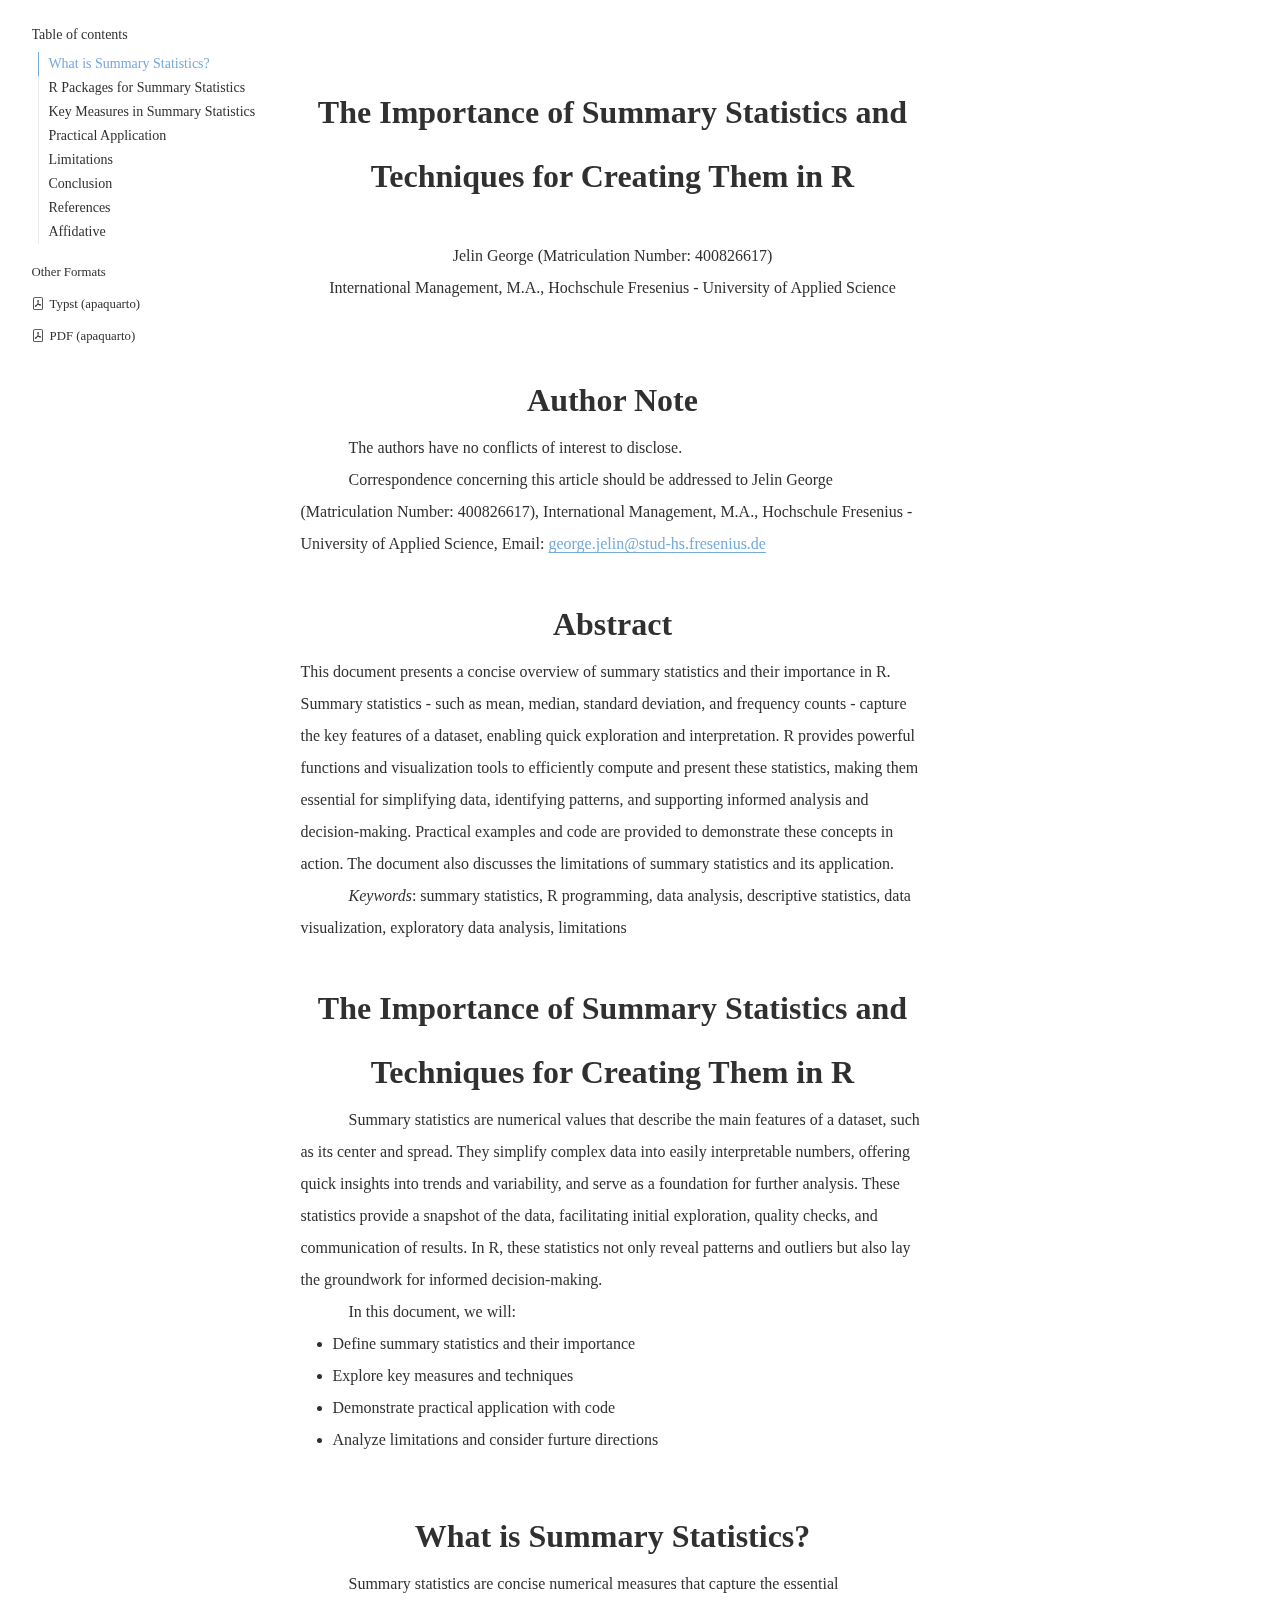
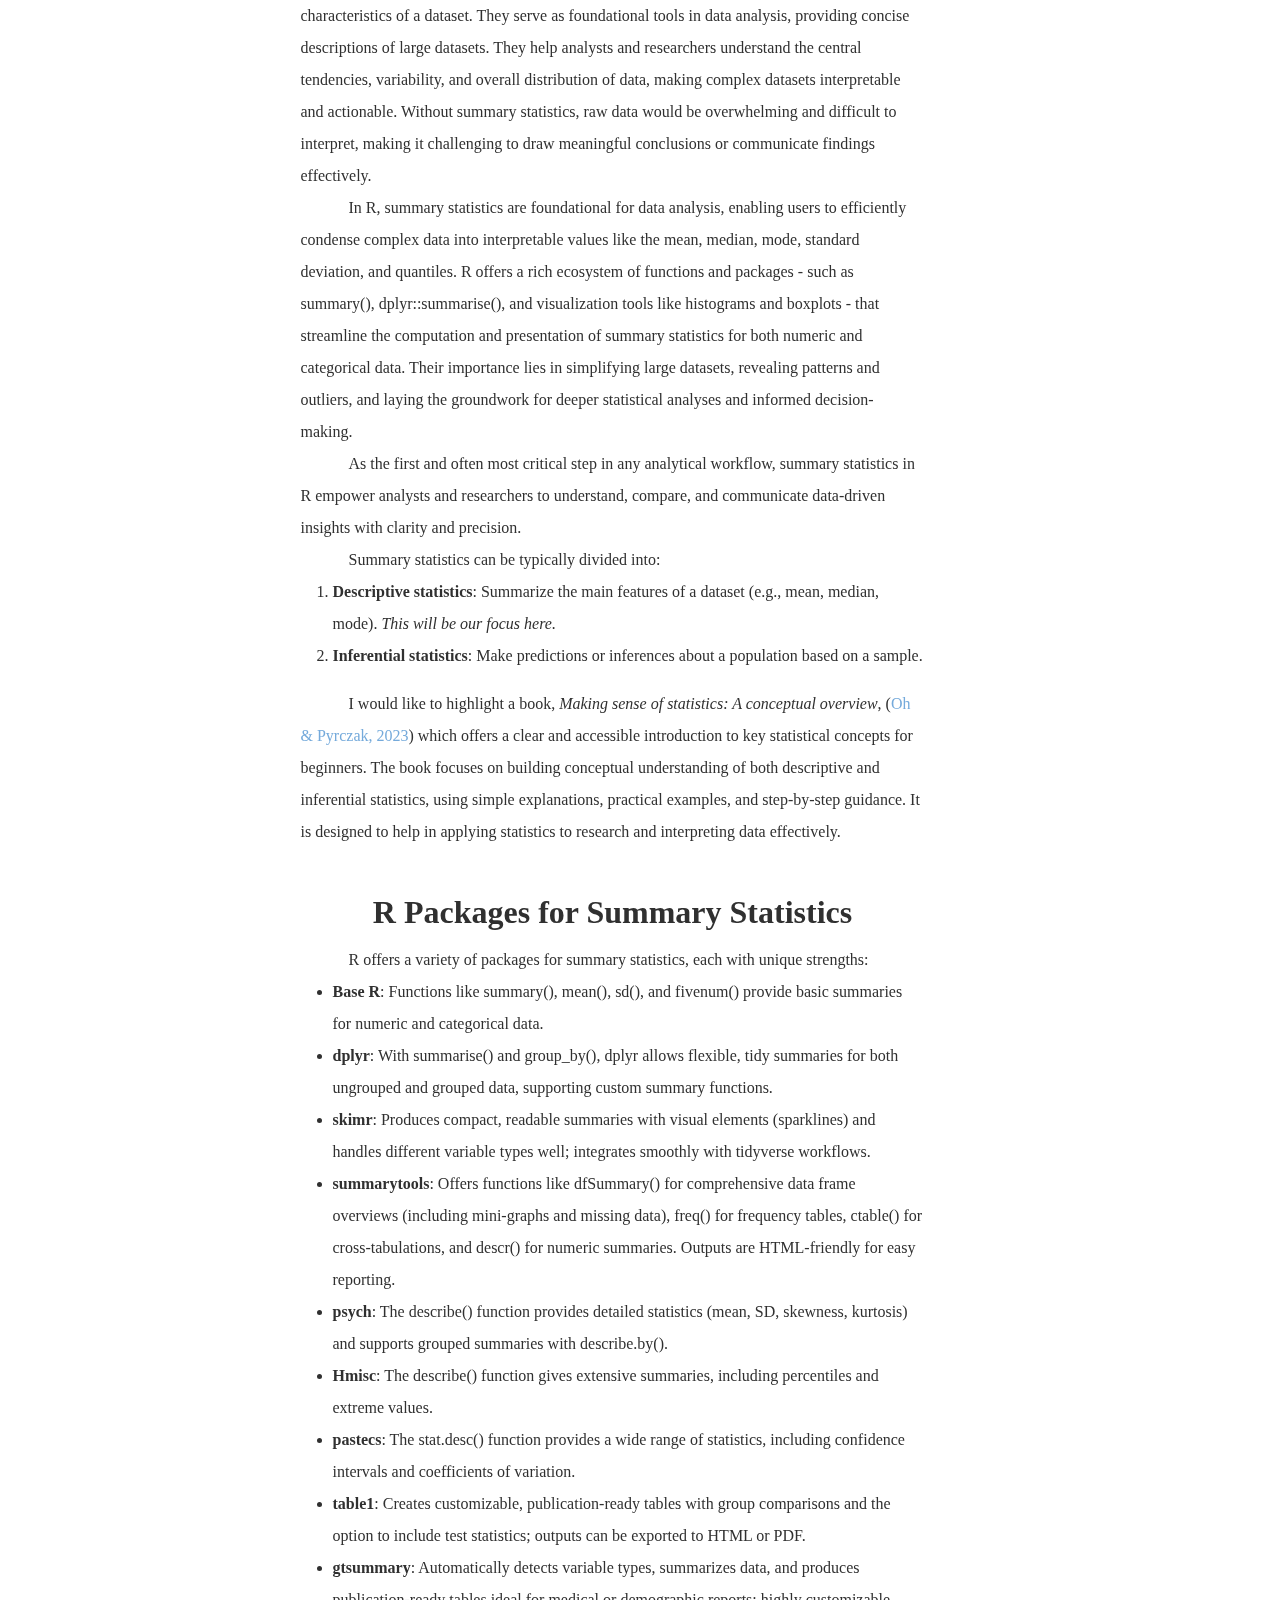
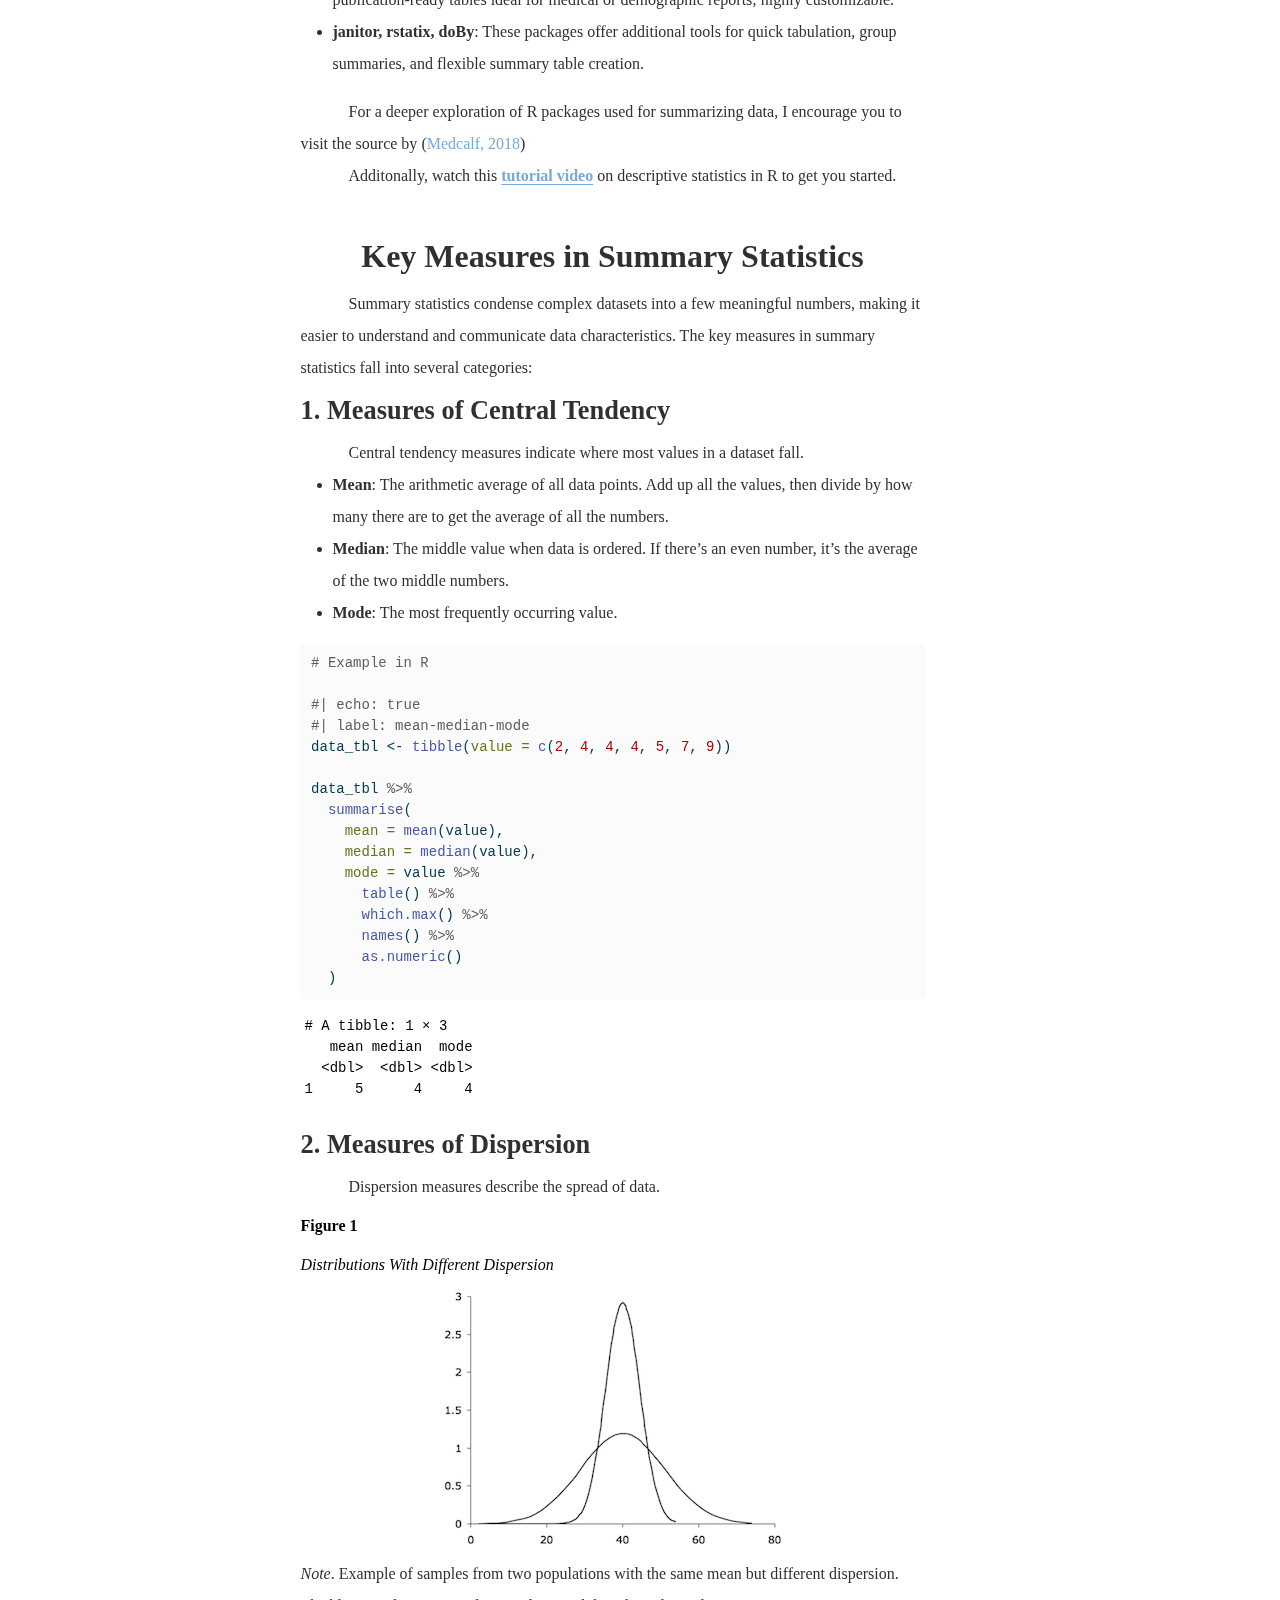
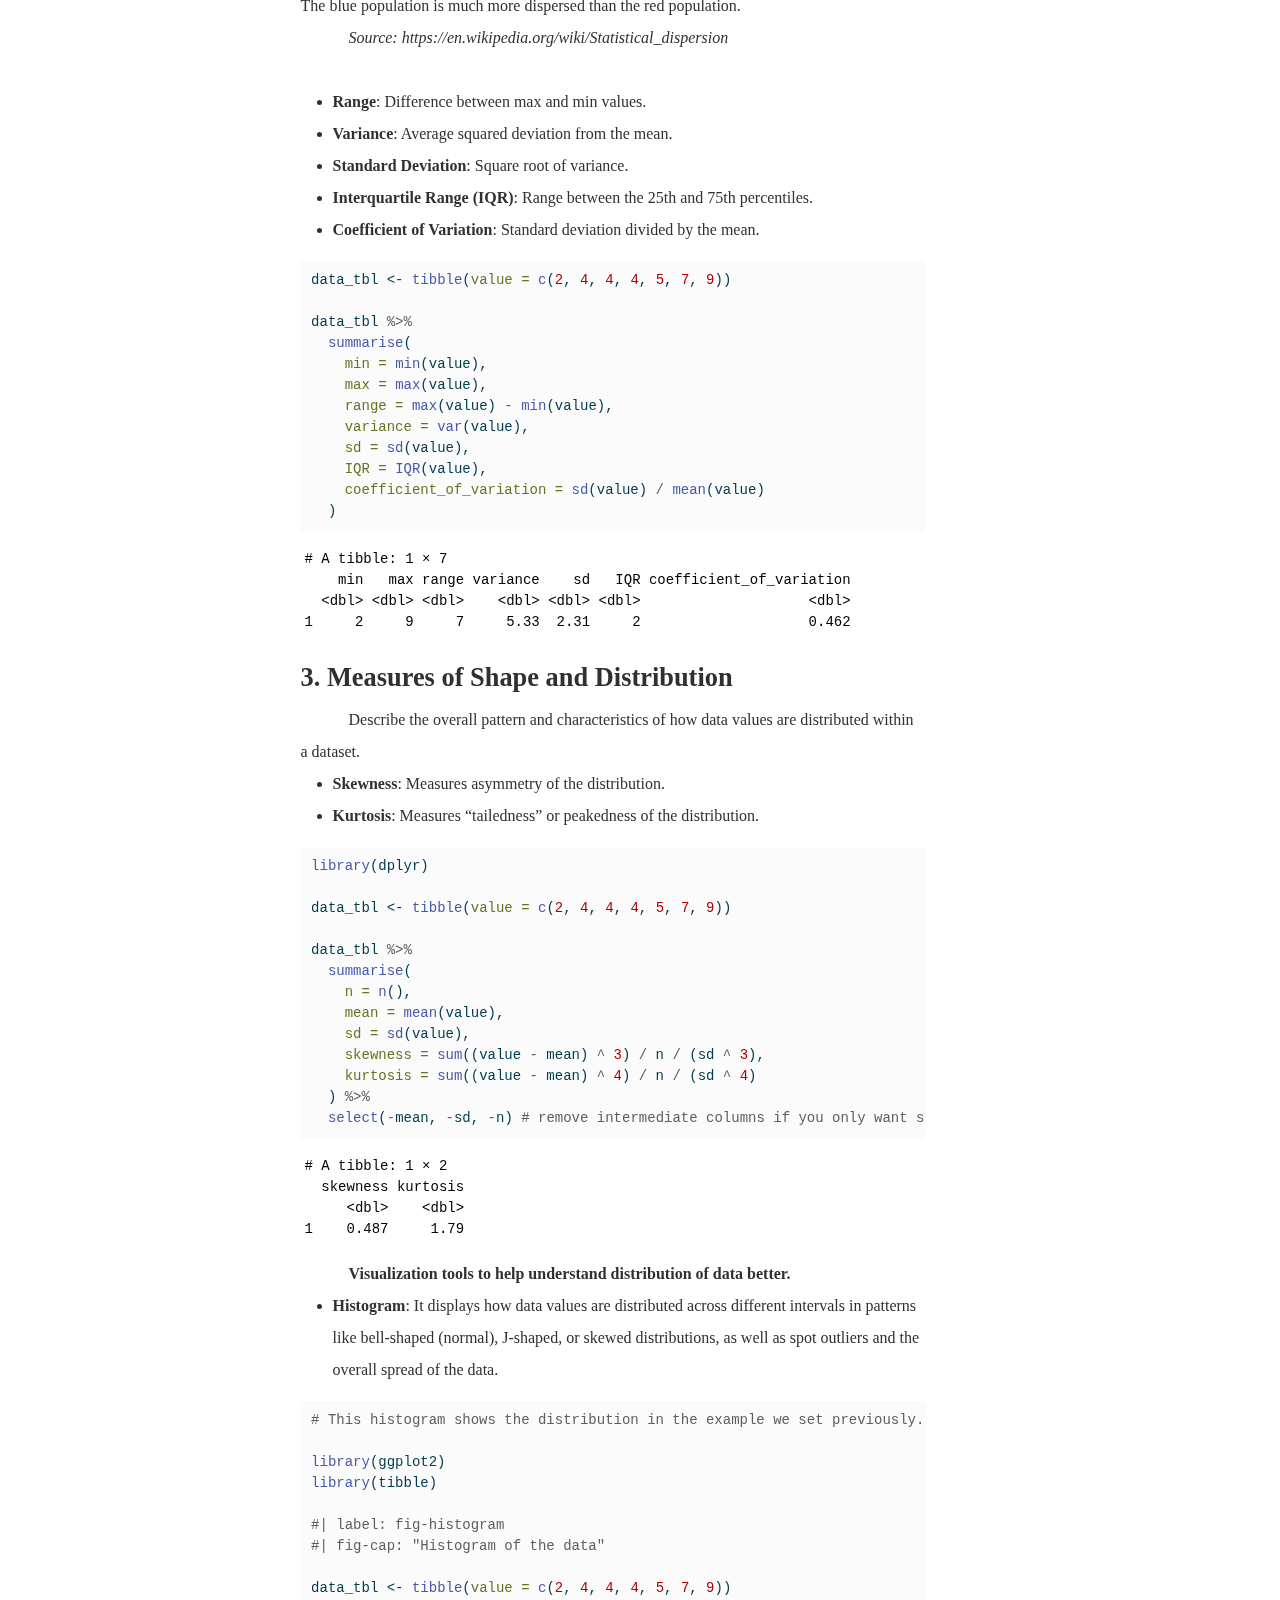
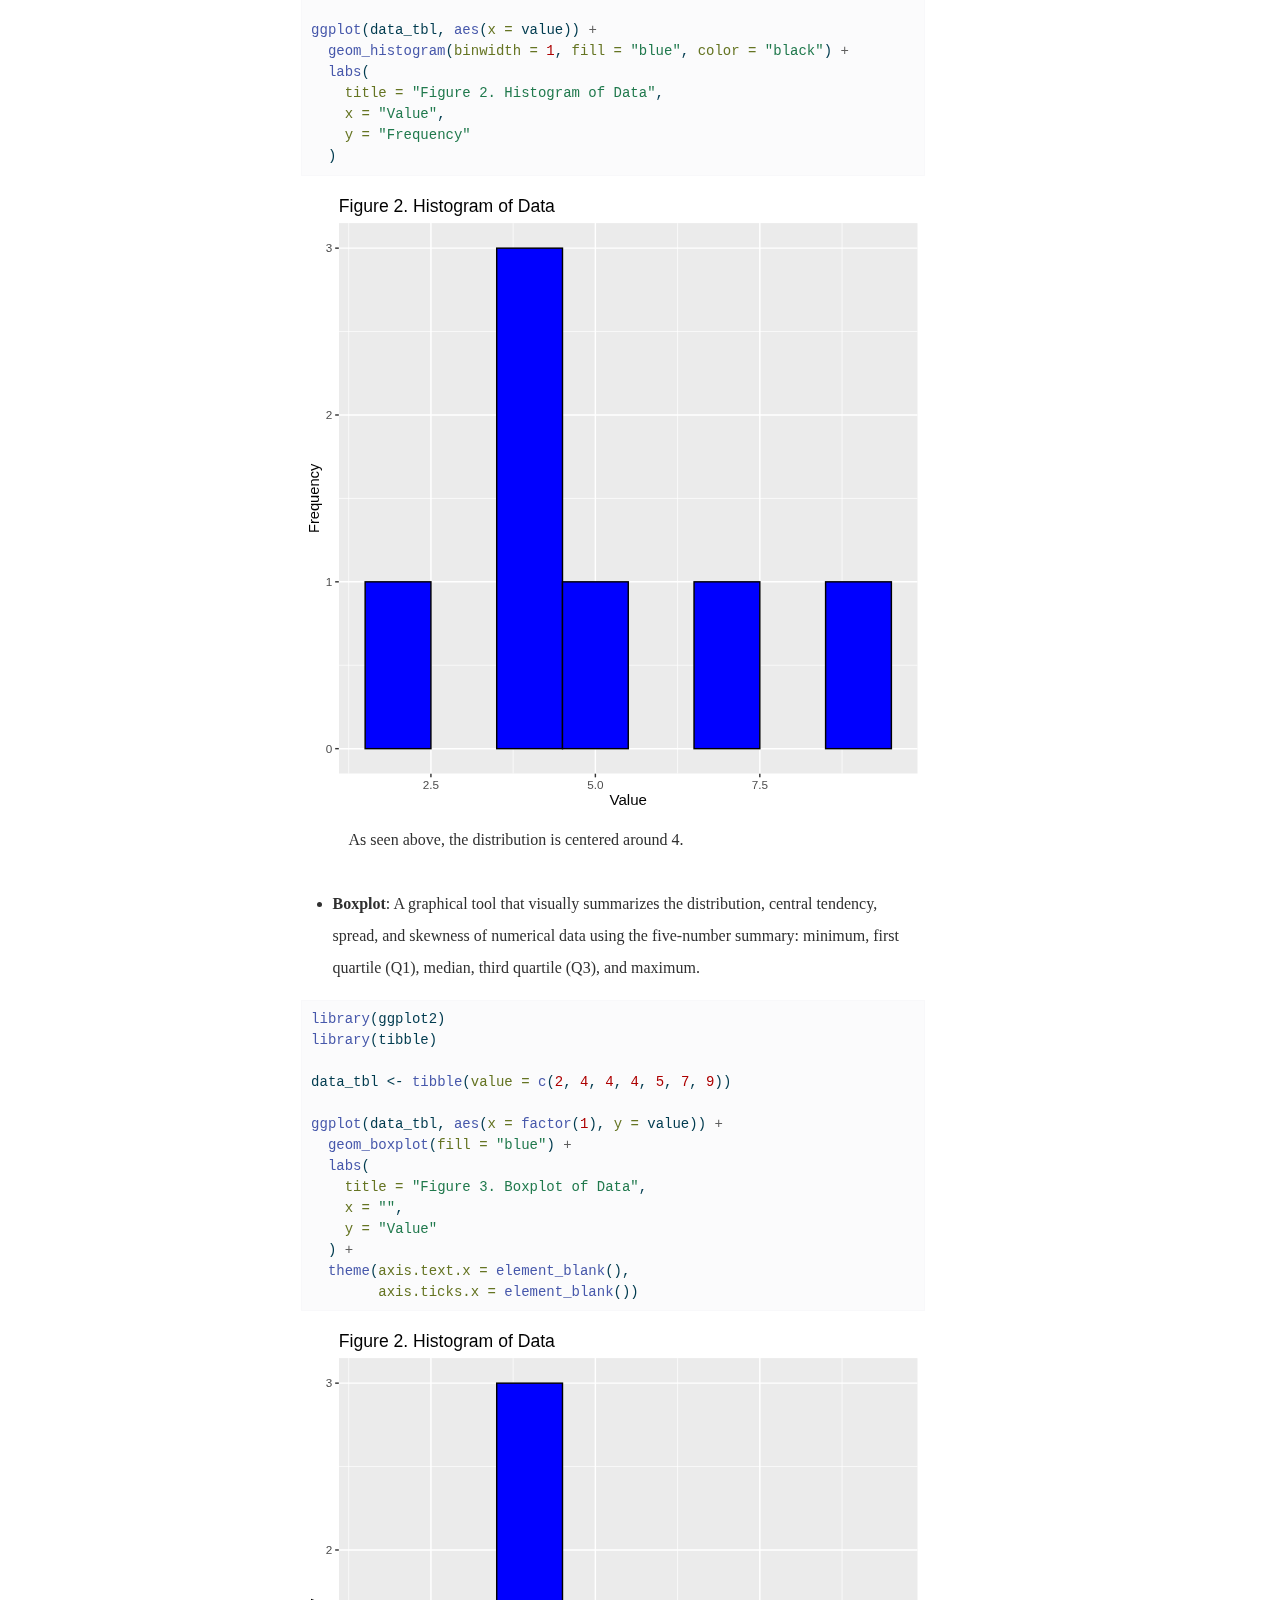
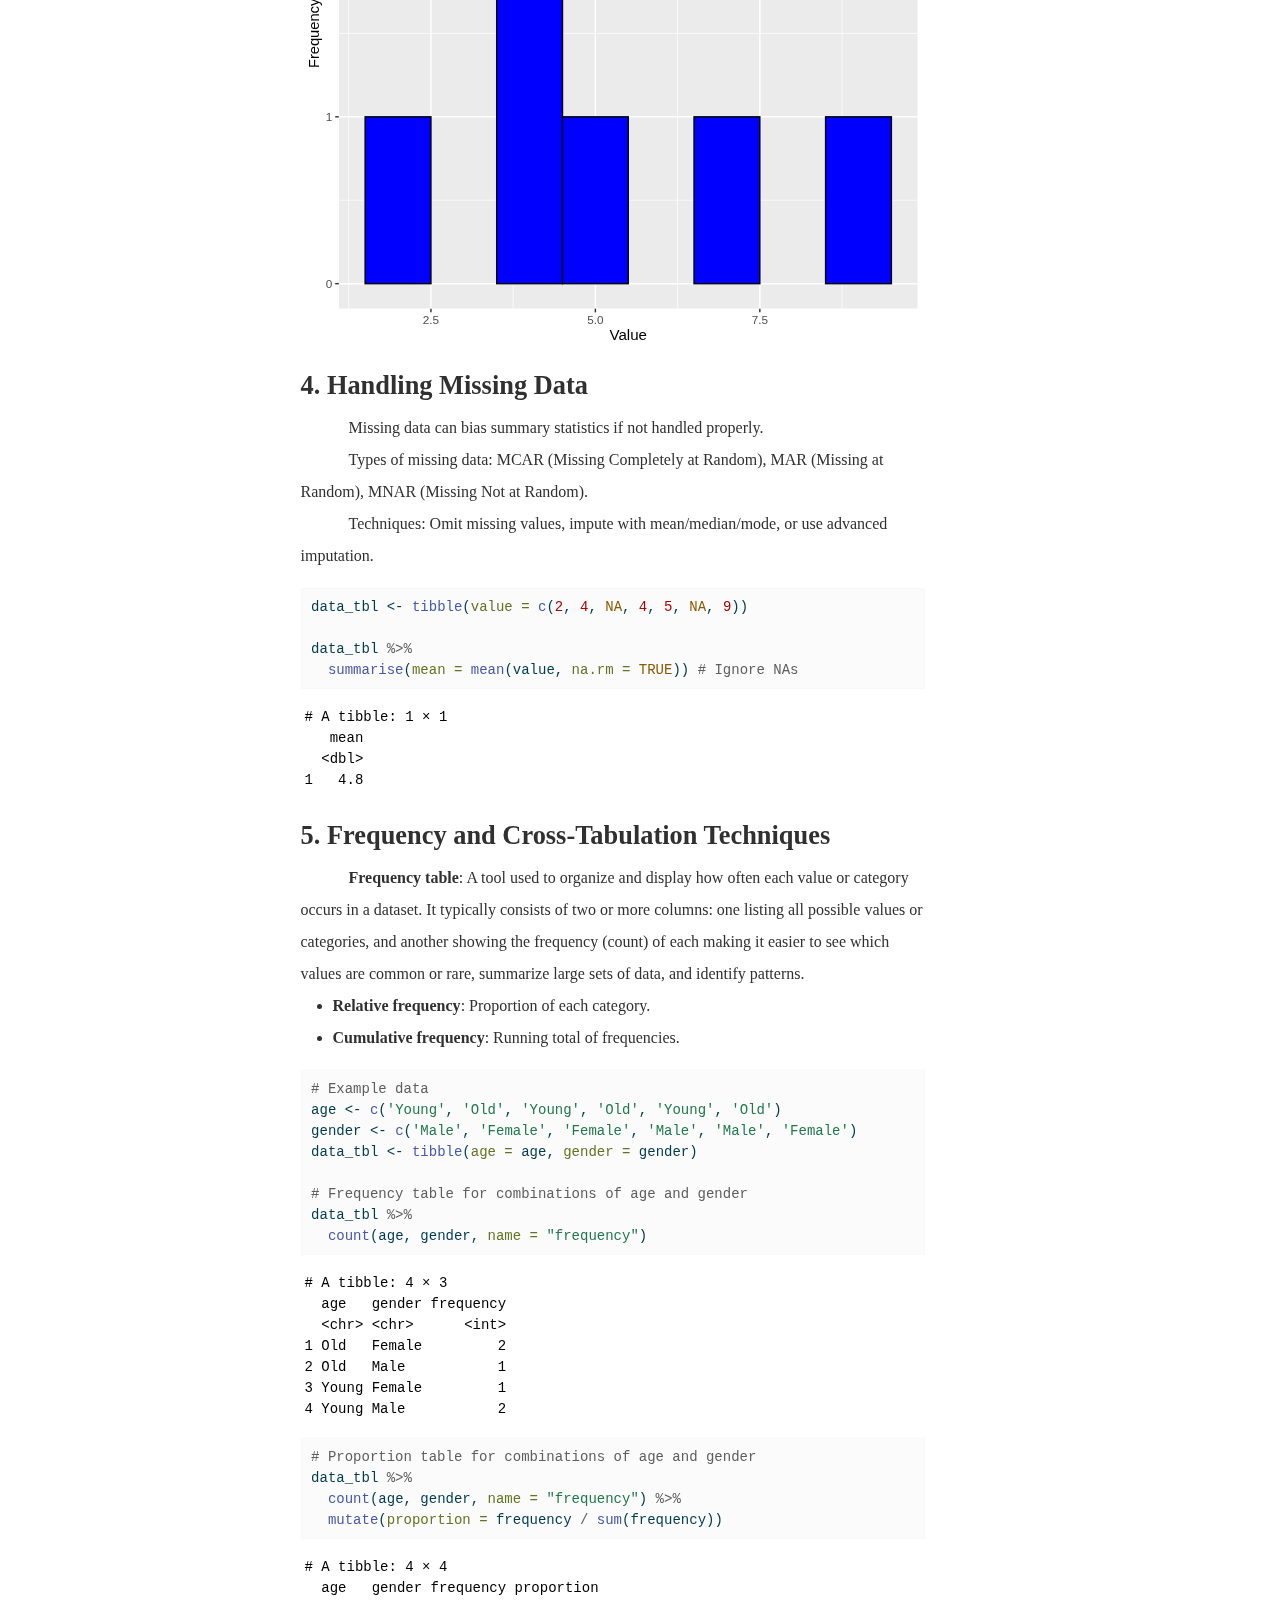
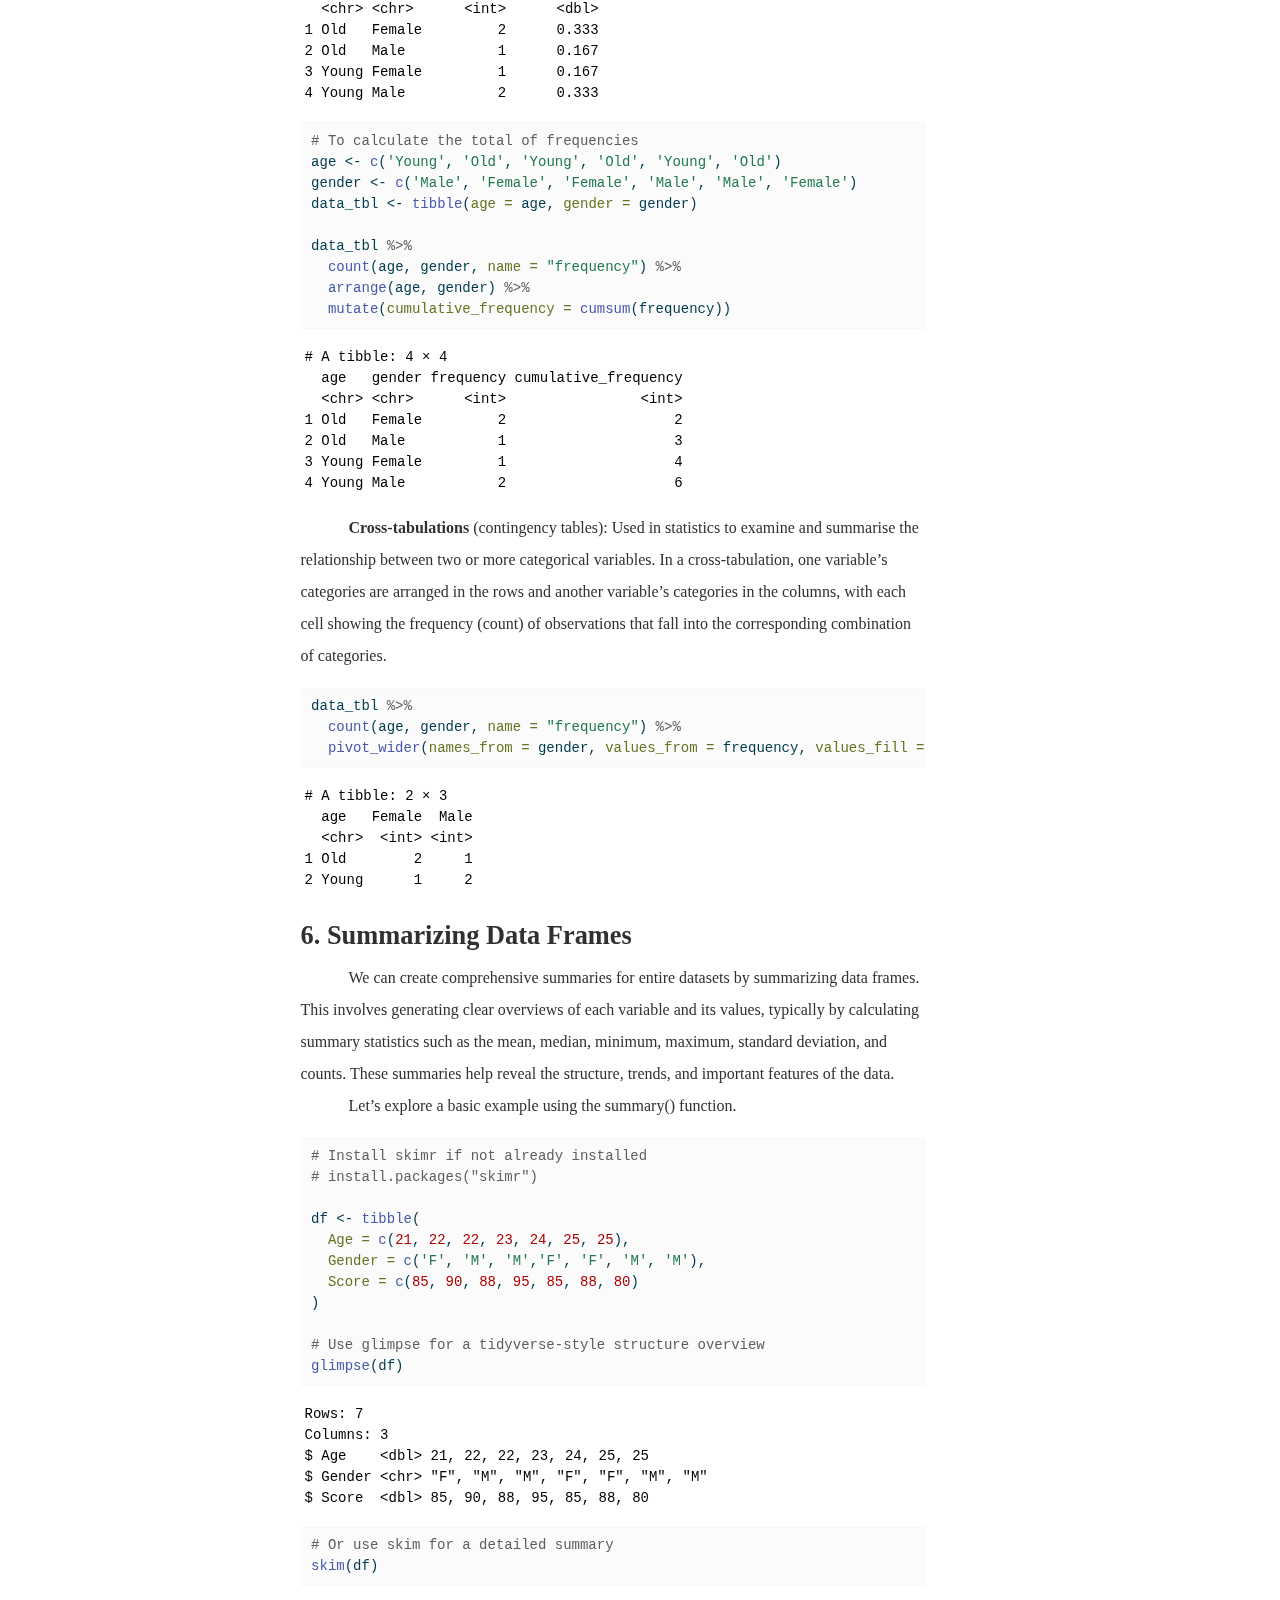
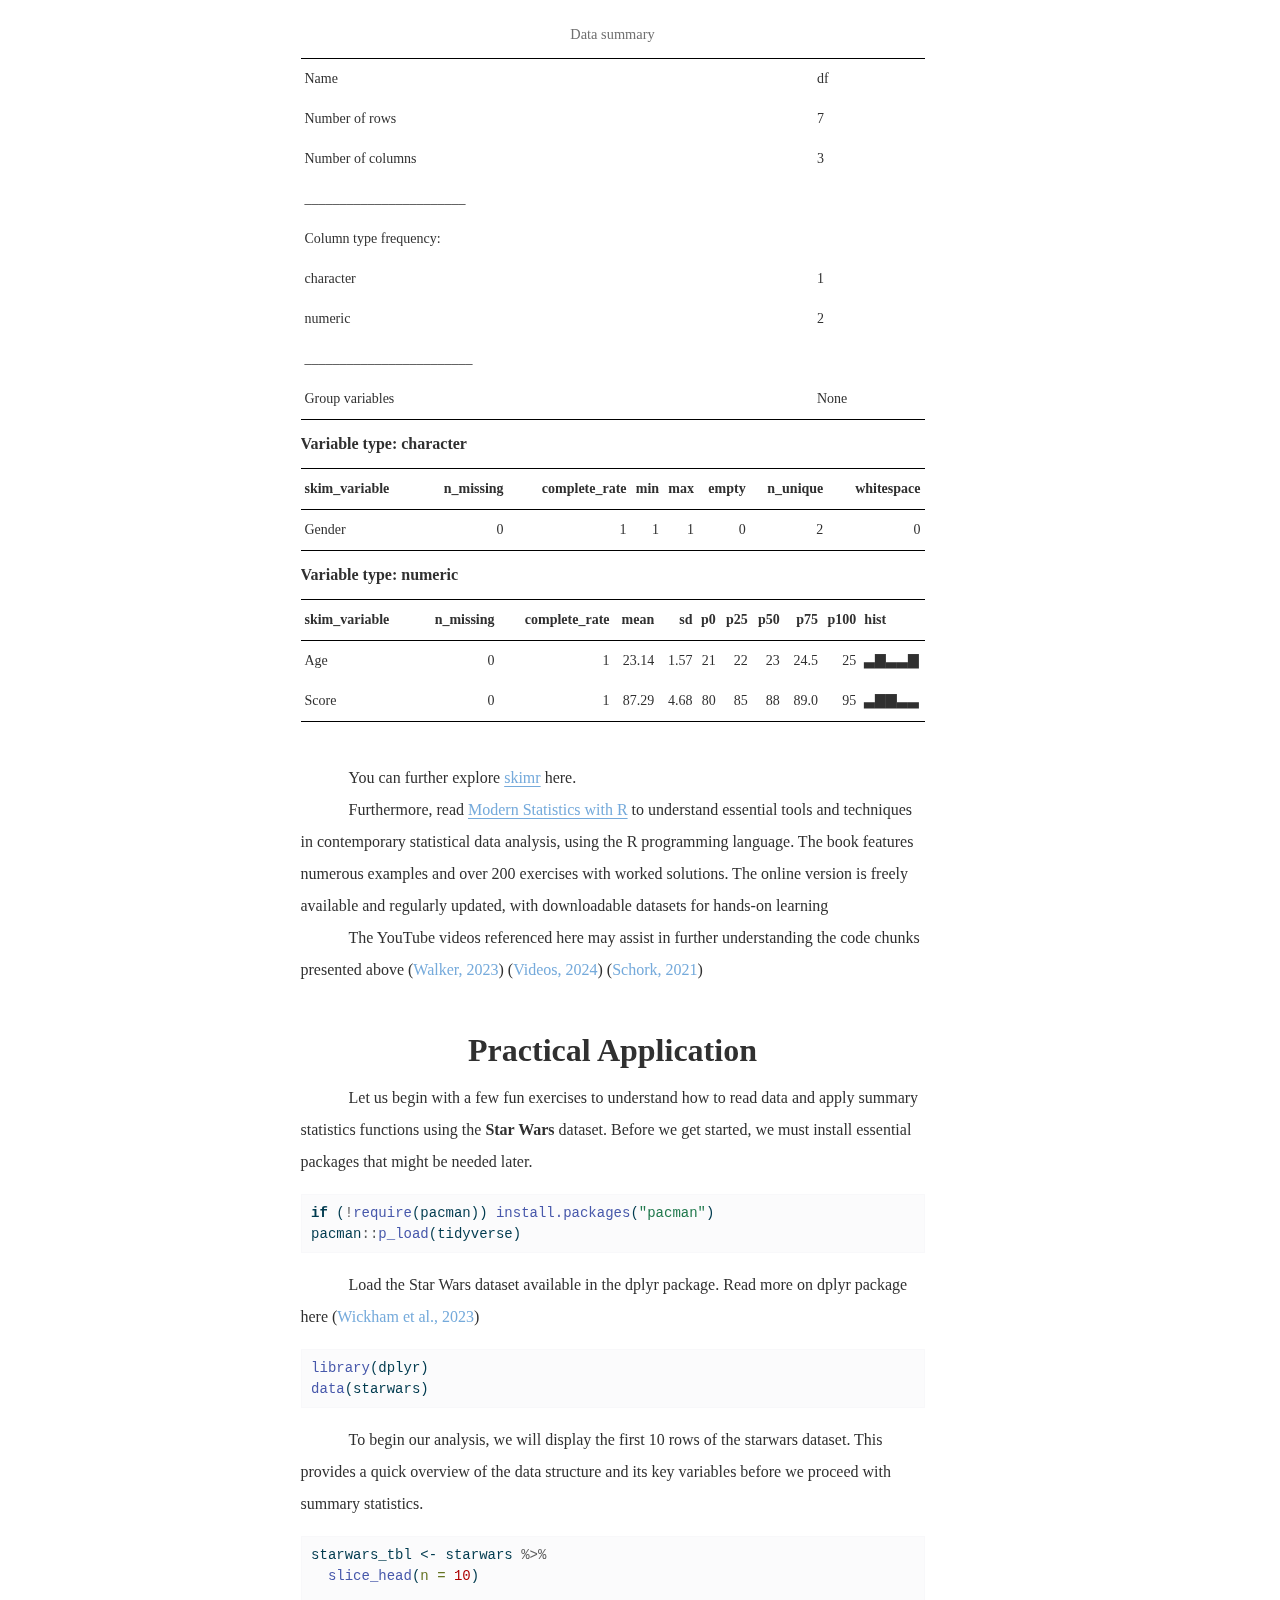
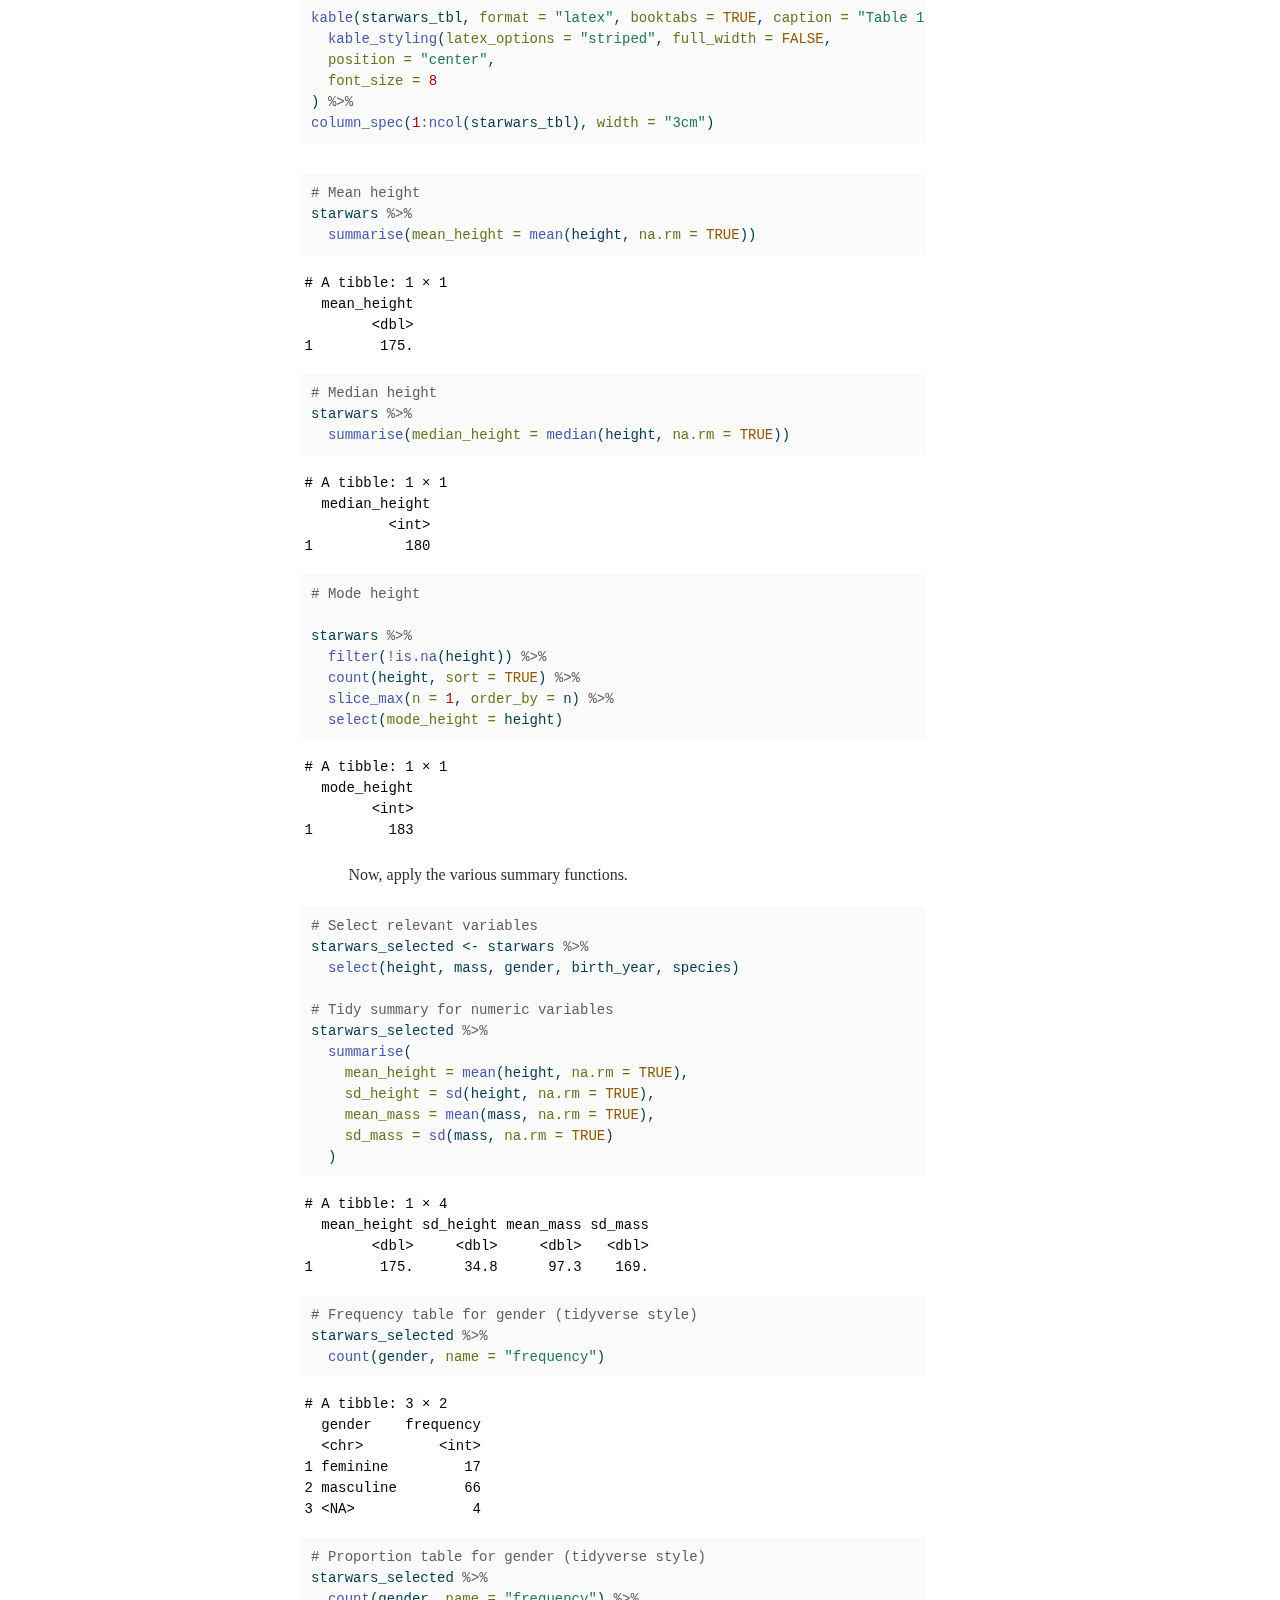
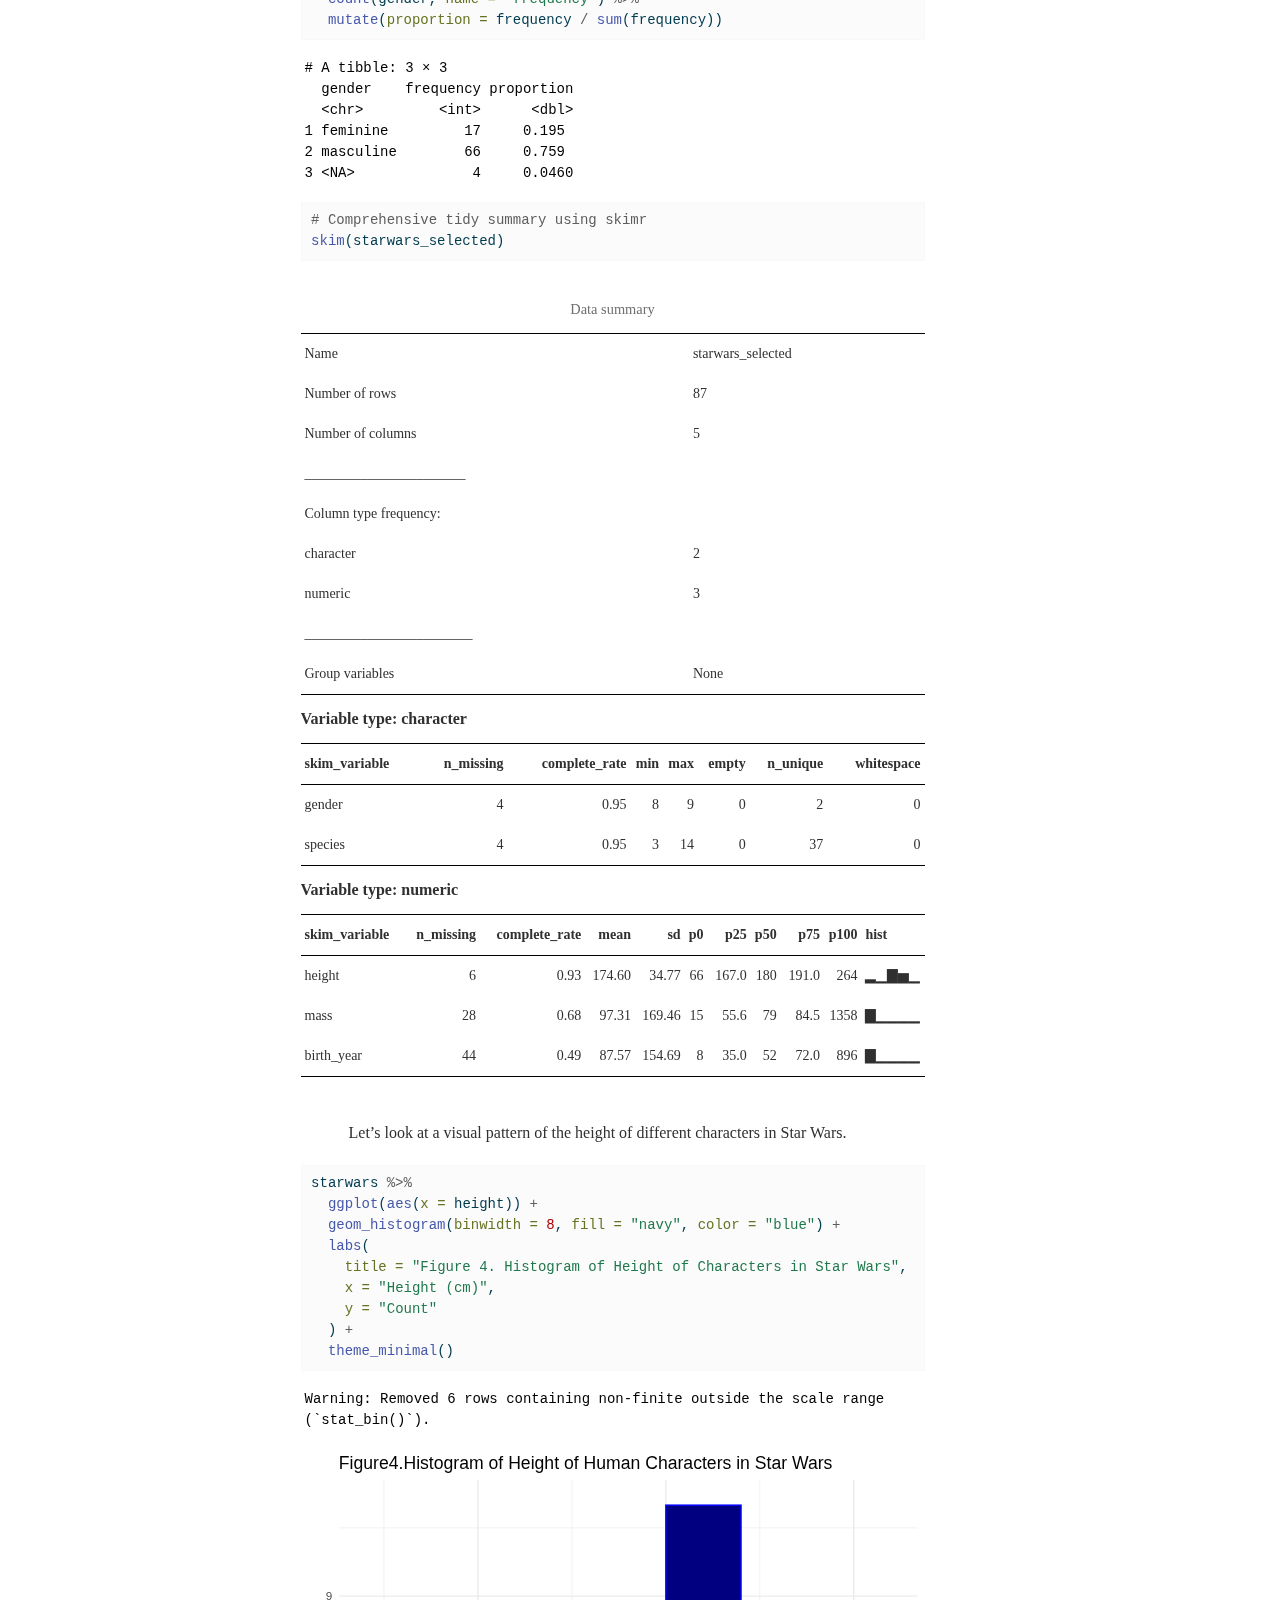
<file: index.html>
<!DOCTYPE html>
<html xmlns="http://www.w3.org/1999/xhtml" lang="en-US" xml:lang="en-US"><head>

<meta charset="utf-8">
<meta name="generator" content="quarto-1.7.31">

<meta name="viewport" content="width=device-width, initial-scale=1.0, user-scalable=yes">

<meta name="author" content="Jelin George (Matriculation Number: 400826617)">
<meta name="keywords" content="summary statistics, R programming, data analysis, descriptive statistics, data visualization, exploratory data analysis, limitations">
<meta name="description" content="SUMMARY STATISTICS AND TECHNIQUES IN R">

<title>The Importance of Summary Statistics and Techniques for Creating Them in R</title>
<style>
code{white-space: pre-wrap;}
span.smallcaps{font-variant: small-caps;}
div.columns{display: flex; gap: min(4vw, 1.5em);}
div.column{flex: auto; overflow-x: auto;}
div.hanging-indent{margin-left: 1.5em; text-indent: -1.5em;}
ul.task-list{list-style: none;}
ul.task-list li input[type="checkbox"] {
  width: 0.8em;
  margin: 0 0.8em 0.2em -1em; /* quarto-specific, see https://github.com/quarto-dev/quarto-cli/issues/4556 */ 
  vertical-align: middle;
}
/* CSS for syntax highlighting */
html { -webkit-text-size-adjust: 100%; }
pre > code.sourceCode { white-space: pre; position: relative; }
pre > code.sourceCode > span { display: inline-block; line-height: 1.25; }
pre > code.sourceCode > span:empty { height: 1.2em; }
.sourceCode { overflow: visible; }
code.sourceCode > span { color: inherit; text-decoration: inherit; }
div.sourceCode { margin: 1em 0; }
pre.sourceCode { margin: 0; }
@media screen {
div.sourceCode { overflow: auto; }
}
@media print {
pre > code.sourceCode { white-space: pre-wrap; }
pre > code.sourceCode > span { text-indent: -5em; padding-left: 5em; }
}
pre.numberSource code
  { counter-reset: source-line 0; }
pre.numberSource code > span
  { position: relative; left: -4em; counter-increment: source-line; }
pre.numberSource code > span > a:first-child::before
  { content: counter(source-line);
    position: relative; left: -1em; text-align: right; vertical-align: baseline;
    border: none; display: inline-block;
    -webkit-touch-callout: none; -webkit-user-select: none;
    -khtml-user-select: none; -moz-user-select: none;
    -ms-user-select: none; user-select: none;
    padding: 0 4px; width: 4em;
  }
pre.numberSource { margin-left: 3em;  padding-left: 4px; }
div.sourceCode
  {   }
@media screen {
pre > code.sourceCode > span > a:first-child::before { text-decoration: underline; }
}
/* CSS for citations */
div.csl-bib-body { }
div.csl-entry {
  clear: both;
  margin-bottom: 0em;
}
.hanging-indent div.csl-entry {
  margin-left:2em;
  text-indent:-2em;
}
div.csl-left-margin {
  min-width:2em;
  float:left;
}
div.csl-right-inline {
  margin-left:2em;
  padding-left:1em;
}
div.csl-indent {
  margin-left: 2em;
}</style>


<script src="summarystatisticspdf_files/libs/clipboard/clipboard.min.js"></script>
<script src="summarystatisticspdf_files/libs/quarto-html/quarto.js" type="module"></script>
<script src="summarystatisticspdf_files/libs/quarto-html/tabsets/tabsets.js" type="module"></script>
<script src="summarystatisticspdf_files/libs/quarto-html/popper.min.js"></script>
<script src="summarystatisticspdf_files/libs/quarto-html/tippy.umd.min.js"></script>
<link href="summarystatisticspdf_files/libs/quarto-html/tippy.css" rel="stylesheet">
<link href="summarystatisticspdf_files/libs/quarto-html/quarto-syntax-highlighting-e1a5c8363afafaef2c763b6775fbf3ca.css" rel="stylesheet" id="quarto-text-highlighting-styles">
<script src="summarystatisticspdf_files/libs/bootstrap/bootstrap.min.js"></script>
<link href="summarystatisticspdf_files/libs/bootstrap/bootstrap-icons.css" rel="stylesheet">
<link href="summarystatisticspdf_files/libs/bootstrap/bootstrap-0b4f8f062259680727f571f44257d5af.min.css" rel="stylesheet" append-hash="true" id="quarto-bootstrap" data-mode="light">


<link rel="stylesheet" href="_extensions/wjschne/apaquarto/apa.css">
<link rel="stylesheet" href="styles.css">
</head>

<body class="quarto-light">

<div id="quarto-content" class="page-columns page-rows-contents page-layout-article toc-left">
<div id="quarto-sidebar-toc-left" class="sidebar toc-left">
  <nav id="TOC" role="doc-toc" class="toc-active">
    <h2 id="toc-title">Table of contents</h2>
   
  <ul>
  <li><a href="#what-is-summary-statistics" id="toc-what-is-summary-statistics" class="nav-link active" data-scroll-target="#what-is-summary-statistics">What is Summary Statistics?</a></li>
  <li><a href="#r-packages-for-summary-statistics" id="toc-r-packages-for-summary-statistics" class="nav-link" data-scroll-target="#r-packages-for-summary-statistics">R Packages for Summary Statistics</a></li>
  <li><a href="#key-measures-in-summary-statistics" id="toc-key-measures-in-summary-statistics" class="nav-link" data-scroll-target="#key-measures-in-summary-statistics">Key Measures in Summary Statistics</a>
  <ul class="collapse">
  <li><a href="#measures-of-central-tendency" id="toc-measures-of-central-tendency" class="nav-link" data-scroll-target="#measures-of-central-tendency">1. Measures of Central Tendency</a></li>
  <li><a href="#measures-of-dispersion" id="toc-measures-of-dispersion" class="nav-link" data-scroll-target="#measures-of-dispersion">2. Measures of Dispersion</a></li>
  <li><a href="#measures-of-shape-and-distribution" id="toc-measures-of-shape-and-distribution" class="nav-link" data-scroll-target="#measures-of-shape-and-distribution">3. Measures of Shape and Distribution</a></li>
  <li><a href="#handling-missing-data" id="toc-handling-missing-data" class="nav-link" data-scroll-target="#handling-missing-data">4. Handling Missing Data</a></li>
  <li><a href="#frequency-and-cross-tabulation-techniques" id="toc-frequency-and-cross-tabulation-techniques" class="nav-link" data-scroll-target="#frequency-and-cross-tabulation-techniques">5. Frequency and Cross-Tabulation Techniques</a></li>
  <li><a href="#summarizing-data-frames" id="toc-summarizing-data-frames" class="nav-link" data-scroll-target="#summarizing-data-frames">6. Summarizing Data Frames</a></li>
  </ul></li>
  <li><a href="#practical-application" id="toc-practical-application" class="nav-link" data-scroll-target="#practical-application">Practical Application</a></li>
  <li><a href="#limitations" id="toc-limitations" class="nav-link" data-scroll-target="#limitations">Limitations</a></li>
  <li><a href="#conclusion" id="toc-conclusion" class="nav-link" data-scroll-target="#conclusion">Conclusion</a></li>
  <li><a href="#references" id="toc-references" class="nav-link" data-scroll-target="#references">References</a></li>
  <li><a href="#affidative" id="toc-affidative" class="nav-link" data-scroll-target="#affidative">Affidative</a></li>
  </ul>
<div class="quarto-alternate-formats"><h2>Other Formats</h2><ul><li><a href="summarystatisticspdf.pdf"><i class="bi bi-file-pdf"></i>Typst (apaquarto)</a></li><li><a href="summarystatisticspdf.pdf"><i class="bi bi-file-pdf"></i>PDF (apaquarto)</a></li></ul></div></nav>
</div>
<div id="quarto-margin-sidebar" class="sidebar margin-sidebar zindex-bottom">
</div>
<main class="content" id="quarto-document-content">




<br>

<br>

<section id="title" class="level1 title unnumbered unlisted">
<h1 class="title unnumbered unlisted">The Importance of Summary Statistics and Techniques for Creating Them in R</h1>
<div class="Author">
<br>

<p>Jelin George (Matriculation Number: 400826617)</p>
<p>International Management, M.A., Hochschule Fresenius - University of Applied Science</p>
</div>
<br>

<br>

</section>
<section id="author-note" class="level1 unnumbered unlisted AuthorNote">
<h1 class="unnumbered unlisted AuthorNote">Author Note</h1>
<p>The authors have no conflicts of interest to disclose.</p>
<p>Correspondence concerning this article should be addressed to Jelin George (Matriculation Number: 400826617), International Management, M.A., Hochschule Fresenius - University of Applied Science, Email: <a href="mailto:george.jelin@stud-hs.fresenius.de">george.jelin@stud-hs.fresenius.de</a></p>
<br>
</section>
<section id="abstract" class="level1 unnumbered unlisted AuthorNote">
<h1 class="unnumbered unlisted AuthorNote">Abstract</h1>
<div class="AbstractFirstParagraph">
<p>This document presents a concise overview of summary statistics and their importance in R. Summary statistics - such as mean, median, standard deviation, and frequency counts - capture the key features of a dataset, enabling quick exploration and interpretation. R provides powerful functions and visualization tools to efficiently compute and present these statistics, making them essential for simplifying data, identifying patterns, and supporting informed analysis and decision-making. Practical examples and code are provided to demonstrate these concepts in action. The document also discusses the limitations of summary statistics and its application.</p>
</div>
<p><em>Keywords</em>: summary statistics, R programming, data analysis, descriptive statistics, data visualization, exploratory data analysis, limitations</p>
<br>
</section>
<section id="firstheader" class="level1 title unnumbered unlisted">
<h1 class="title unnumbered unlisted">The Importance of Summary Statistics and Techniques for Creating Them in R</h1>
<p>Summary statistics are numerical values that describe the main features of a dataset, such as its center and spread. They simplify complex data into easily interpretable numbers, offering quick insights into trends and variability, and serve as a foundation for further analysis. These statistics provide a snapshot of the data, facilitating initial exploration, quality checks, and communication of results. In R, these statistics not only reveal patterns and outliers but also lay the groundwork for informed decision-making.</p>
<p>In this document, we will:</p>
<ul>
<li><p>Define summary statistics and their importance</p></li>
<li><p>Explore key measures and techniques</p></li>
<li><p>Demonstrate practical application with code</p></li>
<li><p>Analyze limitations and consider furture directions</p></li>
</ul>
<p><br></p>
</section>
<section id="what-is-summary-statistics" class="level1">
<h1>What is Summary Statistics?</h1>
<p>Summary statistics are concise numerical measures that capture the essential characteristics of a dataset. They serve as foundational tools in data analysis, providing concise descriptions of large datasets. They help analysts and researchers understand the central tendencies, variability, and overall distribution of data, making complex datasets interpretable and actionable. Without summary statistics, raw data would be overwhelming and difficult to interpret, making it challenging to draw meaningful conclusions or communicate findings effectively.</p>
<p>In R, summary statistics are foundational for data analysis, enabling users to efficiently condense complex data into interpretable values like the mean, median, mode, standard deviation, and quantiles. R offers a rich ecosystem of functions and packages - such as summary(), dplyr::summarise(), and visualization tools like histograms and boxplots - that streamline the computation and presentation of summary statistics for both numeric and categorical data. Their importance lies in simplifying large datasets, revealing patterns and outliers, and laying the groundwork for deeper statistical analyses and informed decision-making.</p>
<p>As the first and often most critical step in any analytical workflow, summary statistics in R empower analysts and researchers to understand, compare, and communicate data-driven insights with clarity and precision.</p>
<p>Summary statistics can be typically divided into:</p>
<ol type="1">
<li><p><strong>Descriptive statistics</strong>: Summarize the main features of a dataset (e.g., mean, median, mode). <em>This will be our focus here.</em></p></li>
<li><p><strong>Inferential statistics</strong>: Make predictions or inferences about a population based on a sample.</p></li>
</ol>
<p>I would like to highlight a book, <em>Making sense of statistics: A conceptual overview</em>, <span class="citation" data-cites="oh2023making">(<a href="#ref-oh2023making" role="doc-biblioref">Oh &amp; Pyrczak, 2023</a>)</span> which offers a clear and accessible introduction to key statistical concepts for beginners. The book focuses on building conceptual understanding of both descriptive and inferential statistics, using simple explanations, practical examples, and step-by-step guidance. It is designed to help in applying statistics to research and interpreting data effectively.</p>
<p><br></p>
</section>
<section id="r-packages-for-summary-statistics" class="level1">
<h1>R Packages for Summary Statistics</h1>
<p>R offers a variety of packages for summary statistics, each with unique strengths:</p>
<ul>
<li><p><strong>Base R</strong>: Functions like summary(), mean(), sd(), and fivenum() provide basic summaries for numeric and categorical data.</p></li>
<li><p><strong>dplyr</strong>: With summarise() and group_by(), dplyr allows flexible, tidy summaries for both ungrouped and grouped data, supporting custom summary functions.</p></li>
<li><p><strong>skimr</strong>: Produces compact, readable summaries with visual elements (sparklines) and handles different variable types well; integrates smoothly with tidyverse workflows.</p></li>
<li><p><strong>summarytools</strong>: Offers functions like dfSummary() for comprehensive data frame overviews (including mini-graphs and missing data), freq() for frequency tables, ctable() for cross-tabulations, and descr() for numeric summaries. Outputs are HTML-friendly for easy reporting.</p></li>
<li><p><strong>psych</strong>: The describe() function provides detailed statistics (mean, SD, skewness, kurtosis) and supports grouped summaries with describe.by().</p></li>
<li><p><strong>Hmisc</strong>: The describe() function gives extensive summaries, including percentiles and extreme values.</p></li>
<li><p><strong>pastecs</strong>: The stat.desc() function provides a wide range of statistics, including confidence intervals and coefficients of variation.</p></li>
<li><p><strong>table1</strong>: Creates customizable, publication-ready tables with group comparisons and the option to include test statistics; outputs can be exported to HTML or PDF.</p></li>
<li><p><strong>gtsummary</strong>: Automatically detects variable types, summarizes data, and produces publication-ready tables ideal for medical or demographic reports; highly customizable.</p></li>
<li><p><strong>janitor, rstatix, doBy</strong>: These packages offer additional tools for quick tabulation, group summaries, and flexible summary table creation.</p></li>
</ul>
<p>For a deeper exploration of R packages used for summarizing data, I encourage you to visit the source by <span class="citation" data-cites="medcalf2018favourite">(<a href="#ref-medcalf2018favourite" role="doc-biblioref">Medcalf, 2018</a>)</span></p>
<p>Additonally, watch this <a href="https://www.youtube.com/watch?v=yoPGwvUzjgQ"><strong>tutorial video</strong></a> on descriptive statistics in R to get you started.</p>
<p><br></p>
</section>
<section id="key-measures-in-summary-statistics" class="level1">
<h1>Key Measures in Summary Statistics</h1>
<p>Summary statistics condense complex datasets into a few meaningful numbers, making it easier to understand and communicate data characteristics. The key measures in summary statistics fall into several categories:</p>
<section id="measures-of-central-tendency" class="level2">
<h2 data-anchor-id="measures-of-central-tendency">1. Measures of Central Tendency</h2>
<p>Central tendency measures indicate where most values in a dataset fall.</p>
<ul>
<li><p><strong>Mean</strong>: The arithmetic average of all data points. Add up all the values, then divide by how many there are to get the average of all the numbers.</p></li>
<li><p><strong>Median</strong>: The middle value when data is ordered. If there’s an even number, it’s the average of the two middle numbers.</p></li>
<li><p><strong>Mode</strong>: The most frequently occurring value.</p></li>
</ul>
<div class="cell">
<div class="sourceCode cell-code" id="cb1"><pre class="sourceCode r code-with-copy"><code class="sourceCode r"><span id="cb1-1"><a href="#cb1-1" aria-hidden="true" tabindex="-1"></a><span class="co"># Example in R</span></span>
<span id="cb1-2"><a href="#cb1-2" aria-hidden="true" tabindex="-1"></a></span>
<span id="cb1-3"><a href="#cb1-3" aria-hidden="true" tabindex="-1"></a><span class="co">#| echo: true</span></span>
<span id="cb1-4"><a href="#cb1-4" aria-hidden="true" tabindex="-1"></a><span class="co">#| label: mean-median-mode</span></span>
<span id="cb1-5"><a href="#cb1-5" aria-hidden="true" tabindex="-1"></a>data_tbl <span class="ot">&lt;-</span> <span class="fu">tibble</span>(<span class="at">value =</span> <span class="fu">c</span>(<span class="dv">2</span>, <span class="dv">4</span>, <span class="dv">4</span>, <span class="dv">4</span>, <span class="dv">5</span>, <span class="dv">7</span>, <span class="dv">9</span>))</span>
<span id="cb1-6"><a href="#cb1-6" aria-hidden="true" tabindex="-1"></a></span>
<span id="cb1-7"><a href="#cb1-7" aria-hidden="true" tabindex="-1"></a>data_tbl <span class="sc">%&gt;%</span></span>
<span id="cb1-8"><a href="#cb1-8" aria-hidden="true" tabindex="-1"></a>  <span class="fu">summarise</span>(</span>
<span id="cb1-9"><a href="#cb1-9" aria-hidden="true" tabindex="-1"></a>    <span class="at">mean =</span> <span class="fu">mean</span>(value),</span>
<span id="cb1-10"><a href="#cb1-10" aria-hidden="true" tabindex="-1"></a>    <span class="at">median =</span> <span class="fu">median</span>(value),</span>
<span id="cb1-11"><a href="#cb1-11" aria-hidden="true" tabindex="-1"></a>    <span class="at">mode =</span> value <span class="sc">%&gt;%</span> </span>
<span id="cb1-12"><a href="#cb1-12" aria-hidden="true" tabindex="-1"></a>      <span class="fu">table</span>() <span class="sc">%&gt;%</span> </span>
<span id="cb1-13"><a href="#cb1-13" aria-hidden="true" tabindex="-1"></a>      <span class="fu">which.max</span>() <span class="sc">%&gt;%</span> </span>
<span id="cb1-14"><a href="#cb1-14" aria-hidden="true" tabindex="-1"></a>      <span class="fu">names</span>() <span class="sc">%&gt;%</span> </span>
<span id="cb1-15"><a href="#cb1-15" aria-hidden="true" tabindex="-1"></a>      <span class="fu">as.numeric</span>()</span>
<span id="cb1-16"><a href="#cb1-16" aria-hidden="true" tabindex="-1"></a>  )</span></code><button title="Copy to Clipboard" class="code-copy-button"><i class="bi"></i></button></pre></div>
<div class="cell-output cell-output-stdout">
<pre><code># A tibble: 1 × 3
   mean median  mode
  &lt;dbl&gt;  &lt;dbl&gt; &lt;dbl&gt;
1     5      4     4</code></pre>
</div>
</div>
</section>
<section id="measures-of-dispersion" class="level2">
<h2 data-anchor-id="measures-of-dispersion">2. Measures of Dispersion</h2>
<p>Dispersion measures describe the spread of data.</p>
<div id="fig-dispersion" class="quarto-float quarto-figure quarto-figure-center FigureWithNote" data-apa-note="Example of samples from two populations with the same mean but different dispersion. The blue population is much more dispersed than the red population." prefix="" data-fignum="1" data-custom-style="FigureWithNote">
<figure class="quarto-float quarto-float-fig figure">
<figcaption class="quarto-float-caption-top quarto-float-caption quarto-float-fig" id="fig-dispersion-caption-0ceaefa1-69ba-4598-a22c-09a6ac19f8ca">
<div class="FigureTitle" data-custom-style="FigureTitle">
<p>Figure&nbsp;1</p>
</div>
<div class="Caption" data-custom-style="Caption">
<p>Distributions With Different Dispersion</p>
</div>
</figcaption>
<div aria-describedby="fig-dispersion-caption-0ceaefa1-69ba-4598-a22c-09a6ac19f8ca">
<img src="Dispersionimage.png" class="img-fluid figure-img" data-apa-note="Example of samples from two populations with the same mean but different dispersion. The blue population is much more dispersed than the red population.">
</div>
</figure>
</div>
<div class="FigureNote" data-custom-style="FigureNote">
<p><em>Note</em>. Example of samples from two populations with the same mean but different dispersion. The blue population is much more dispersed than the red population.</p>
</div>
<p><em>Source: https://en.wikipedia.org/wiki/Statistical_dispersion</em></p>
<p><br></p>
<ul>
<li><p><strong>Range</strong>: Difference between max and min values.</p></li>
<li><p><strong>Variance</strong>: Average squared deviation from the mean.</p></li>
<li><p><strong>Standard Deviation</strong>: Square root of variance.</p></li>
<li><p><strong>Interquartile Range (IQR)</strong>: Range between the 25th and 75th percentiles.</p></li>
<li><p><strong>Coefficient of Variation</strong>: Standard deviation divided by the mean.</p></li>
</ul>
<div class="cell">
<div class="sourceCode cell-code" id="cb3"><pre class="sourceCode r code-with-copy"><code class="sourceCode r"><span id="cb3-1"><a href="#cb3-1" aria-hidden="true" tabindex="-1"></a>data_tbl <span class="ot">&lt;-</span> <span class="fu">tibble</span>(<span class="at">value =</span> <span class="fu">c</span>(<span class="dv">2</span>, <span class="dv">4</span>, <span class="dv">4</span>, <span class="dv">4</span>, <span class="dv">5</span>, <span class="dv">7</span>, <span class="dv">9</span>))</span>
<span id="cb3-2"><a href="#cb3-2" aria-hidden="true" tabindex="-1"></a></span>
<span id="cb3-3"><a href="#cb3-3" aria-hidden="true" tabindex="-1"></a>data_tbl <span class="sc">%&gt;%</span></span>
<span id="cb3-4"><a href="#cb3-4" aria-hidden="true" tabindex="-1"></a>  <span class="fu">summarise</span>(</span>
<span id="cb3-5"><a href="#cb3-5" aria-hidden="true" tabindex="-1"></a>    <span class="at">min =</span> <span class="fu">min</span>(value),</span>
<span id="cb3-6"><a href="#cb3-6" aria-hidden="true" tabindex="-1"></a>    <span class="at">max =</span> <span class="fu">max</span>(value),</span>
<span id="cb3-7"><a href="#cb3-7" aria-hidden="true" tabindex="-1"></a>    <span class="at">range =</span> <span class="fu">max</span>(value) <span class="sc">-</span> <span class="fu">min</span>(value),</span>
<span id="cb3-8"><a href="#cb3-8" aria-hidden="true" tabindex="-1"></a>    <span class="at">variance =</span> <span class="fu">var</span>(value),</span>
<span id="cb3-9"><a href="#cb3-9" aria-hidden="true" tabindex="-1"></a>    <span class="at">sd =</span> <span class="fu">sd</span>(value),</span>
<span id="cb3-10"><a href="#cb3-10" aria-hidden="true" tabindex="-1"></a>    <span class="at">IQR =</span> <span class="fu">IQR</span>(value),</span>
<span id="cb3-11"><a href="#cb3-11" aria-hidden="true" tabindex="-1"></a>    <span class="at">coefficient_of_variation =</span> <span class="fu">sd</span>(value) <span class="sc">/</span> <span class="fu">mean</span>(value)</span>
<span id="cb3-12"><a href="#cb3-12" aria-hidden="true" tabindex="-1"></a>  )</span></code><button title="Copy to Clipboard" class="code-copy-button"><i class="bi"></i></button></pre></div>
<div class="cell-output cell-output-stdout">
<pre><code># A tibble: 1 × 7
    min   max range variance    sd   IQR coefficient_of_variation
  &lt;dbl&gt; &lt;dbl&gt; &lt;dbl&gt;    &lt;dbl&gt; &lt;dbl&gt; &lt;dbl&gt;                    &lt;dbl&gt;
1     2     9     7     5.33  2.31     2                    0.462</code></pre>
</div>
</div>
</section>
<section id="measures-of-shape-and-distribution" class="level2">
<h2 data-anchor-id="measures-of-shape-and-distribution">3. Measures of Shape and Distribution</h2>
<p>Describe the overall pattern and characteristics of how data values are distributed within a dataset.</p>
<ul>
<li><strong>Skewness</strong>: Measures asymmetry of the distribution.</li>
<li><strong>Kurtosis</strong>: Measures “tailedness” or peakedness of the distribution.</li>
</ul>
<div class="cell">
<div class="sourceCode cell-code" id="cb5"><pre class="sourceCode r code-with-copy"><code class="sourceCode r"><span id="cb5-1"><a href="#cb5-1" aria-hidden="true" tabindex="-1"></a><span class="fu">library</span>(dplyr)</span>
<span id="cb5-2"><a href="#cb5-2" aria-hidden="true" tabindex="-1"></a></span>
<span id="cb5-3"><a href="#cb5-3" aria-hidden="true" tabindex="-1"></a>data_tbl <span class="ot">&lt;-</span> <span class="fu">tibble</span>(<span class="at">value =</span> <span class="fu">c</span>(<span class="dv">2</span>, <span class="dv">4</span>, <span class="dv">4</span>, <span class="dv">4</span>, <span class="dv">5</span>, <span class="dv">7</span>, <span class="dv">9</span>))</span>
<span id="cb5-4"><a href="#cb5-4" aria-hidden="true" tabindex="-1"></a></span>
<span id="cb5-5"><a href="#cb5-5" aria-hidden="true" tabindex="-1"></a>data_tbl <span class="sc">%&gt;%</span></span>
<span id="cb5-6"><a href="#cb5-6" aria-hidden="true" tabindex="-1"></a>  <span class="fu">summarise</span>(</span>
<span id="cb5-7"><a href="#cb5-7" aria-hidden="true" tabindex="-1"></a>    <span class="at">n =</span> <span class="fu">n</span>(),</span>
<span id="cb5-8"><a href="#cb5-8" aria-hidden="true" tabindex="-1"></a>    <span class="at">mean =</span> <span class="fu">mean</span>(value),</span>
<span id="cb5-9"><a href="#cb5-9" aria-hidden="true" tabindex="-1"></a>    <span class="at">sd =</span> <span class="fu">sd</span>(value),</span>
<span id="cb5-10"><a href="#cb5-10" aria-hidden="true" tabindex="-1"></a>    <span class="at">skewness =</span> <span class="fu">sum</span>((value <span class="sc">-</span> mean) <span class="sc">^</span> <span class="dv">3</span>) <span class="sc">/</span> n <span class="sc">/</span> (sd <span class="sc">^</span> <span class="dv">3</span>),</span>
<span id="cb5-11"><a href="#cb5-11" aria-hidden="true" tabindex="-1"></a>    <span class="at">kurtosis =</span> <span class="fu">sum</span>((value <span class="sc">-</span> mean) <span class="sc">^</span> <span class="dv">4</span>) <span class="sc">/</span> n <span class="sc">/</span> (sd <span class="sc">^</span> <span class="dv">4</span>)</span>
<span id="cb5-12"><a href="#cb5-12" aria-hidden="true" tabindex="-1"></a>  ) <span class="sc">%&gt;%</span></span>
<span id="cb5-13"><a href="#cb5-13" aria-hidden="true" tabindex="-1"></a>  <span class="fu">select</span>(<span class="sc">-</span>mean, <span class="sc">-</span>sd, <span class="sc">-</span>n) <span class="co"># remove intermediate columns if you only want skewness and kurtosis</span></span></code><button title="Copy to Clipboard" class="code-copy-button"><i class="bi"></i></button></pre></div>
<div class="cell-output cell-output-stdout">
<pre><code># A tibble: 1 × 2
  skewness kurtosis
     &lt;dbl&gt;    &lt;dbl&gt;
1    0.487     1.79</code></pre>
</div>
</div>
<p><strong>Visualization tools to help understand distribution of data better.</strong></p>
<ul>
<li><strong>Histogram</strong>: It displays how data values are distributed across different intervals in patterns like bell-shaped (normal), J-shaped, or skewed distributions, as well as spot outliers and the overall spread of the data.</li>
</ul>
<div class="cell">
<div class="sourceCode cell-code" id="cb7"><pre class="sourceCode r code-with-copy"><code class="sourceCode r"><span id="cb7-1"><a href="#cb7-1" aria-hidden="true" tabindex="-1"></a><span class="co"># This histogram shows the distribution in the example we set previously.</span></span>
<span id="cb7-2"><a href="#cb7-2" aria-hidden="true" tabindex="-1"></a></span>
<span id="cb7-3"><a href="#cb7-3" aria-hidden="true" tabindex="-1"></a><span class="fu">library</span>(ggplot2)</span>
<span id="cb7-4"><a href="#cb7-4" aria-hidden="true" tabindex="-1"></a><span class="fu">library</span>(tibble)</span>
<span id="cb7-5"><a href="#cb7-5" aria-hidden="true" tabindex="-1"></a></span>
<span id="cb7-6"><a href="#cb7-6" aria-hidden="true" tabindex="-1"></a><span class="co">#| label: fig-histogram</span></span>
<span id="cb7-7"><a href="#cb7-7" aria-hidden="true" tabindex="-1"></a><span class="co">#| fig-cap: "Histogram of the data"</span></span>
<span id="cb7-8"><a href="#cb7-8" aria-hidden="true" tabindex="-1"></a></span>
<span id="cb7-9"><a href="#cb7-9" aria-hidden="true" tabindex="-1"></a>data_tbl <span class="ot">&lt;-</span> <span class="fu">tibble</span>(<span class="at">value =</span> <span class="fu">c</span>(<span class="dv">2</span>, <span class="dv">4</span>, <span class="dv">4</span>, <span class="dv">4</span>, <span class="dv">5</span>, <span class="dv">7</span>, <span class="dv">9</span>))</span>
<span id="cb7-10"><a href="#cb7-10" aria-hidden="true" tabindex="-1"></a></span>
<span id="cb7-11"><a href="#cb7-11" aria-hidden="true" tabindex="-1"></a><span class="fu">ggplot</span>(data_tbl, <span class="fu">aes</span>(<span class="at">x =</span> value)) <span class="sc">+</span></span>
<span id="cb7-12"><a href="#cb7-12" aria-hidden="true" tabindex="-1"></a>  <span class="fu">geom_histogram</span>(<span class="at">binwidth =</span> <span class="dv">1</span>, <span class="at">fill =</span> <span class="st">"blue"</span>, <span class="at">color =</span> <span class="st">"black"</span>) <span class="sc">+</span></span>
<span id="cb7-13"><a href="#cb7-13" aria-hidden="true" tabindex="-1"></a>  <span class="fu">labs</span>(</span>
<span id="cb7-14"><a href="#cb7-14" aria-hidden="true" tabindex="-1"></a>    <span class="at">title =</span> <span class="st">"Figure 2. Histogram of Data"</span>,</span>
<span id="cb7-15"><a href="#cb7-15" aria-hidden="true" tabindex="-1"></a>    <span class="at">x =</span> <span class="st">"Value"</span>,</span>
<span id="cb7-16"><a href="#cb7-16" aria-hidden="true" tabindex="-1"></a>    <span class="at">y =</span> <span class="st">"Frequency"</span></span>
<span id="cb7-17"><a href="#cb7-17" aria-hidden="true" tabindex="-1"></a>  )</span></code><button title="Copy to Clipboard" class="code-copy-button"><i class="bi"></i></button></pre></div>
<div class="cell-output-display">
<div>
<figure class="figure">
<p><img src="summarystatisticspdf_files/figure-html/unnamed-chunk-6-1.svg" class="img-fluid figure-img" width="624"></p>
</figure>
</div>
</div>
</div>
<p>As seen above, the distribution is centered around 4.</p>
<p><br></p>
<ul>
<li><strong>Boxplot</strong>: A graphical tool that visually summarizes the distribution, central tendency, spread, and skewness of numerical data using the five-number summary: minimum, first quartile (Q1), median, third quartile (Q3), and maximum.</li>
</ul>
<div class="cell">
<div class="sourceCode cell-code" id="cb8"><pre class="sourceCode r code-with-copy"><code class="sourceCode r"><span id="cb8-1"><a href="#cb8-1" aria-hidden="true" tabindex="-1"></a><span class="fu">library</span>(ggplot2)</span>
<span id="cb8-2"><a href="#cb8-2" aria-hidden="true" tabindex="-1"></a><span class="fu">library</span>(tibble)</span>
<span id="cb8-3"><a href="#cb8-3" aria-hidden="true" tabindex="-1"></a></span>
<span id="cb8-4"><a href="#cb8-4" aria-hidden="true" tabindex="-1"></a>data_tbl <span class="ot">&lt;-</span> <span class="fu">tibble</span>(<span class="at">value =</span> <span class="fu">c</span>(<span class="dv">2</span>, <span class="dv">4</span>, <span class="dv">4</span>, <span class="dv">4</span>, <span class="dv">5</span>, <span class="dv">7</span>, <span class="dv">9</span>))</span>
<span id="cb8-5"><a href="#cb8-5" aria-hidden="true" tabindex="-1"></a></span>
<span id="cb8-6"><a href="#cb8-6" aria-hidden="true" tabindex="-1"></a><span class="fu">ggplot</span>(data_tbl, <span class="fu">aes</span>(<span class="at">x =</span> <span class="fu">factor</span>(<span class="dv">1</span>), <span class="at">y =</span> value)) <span class="sc">+</span></span>
<span id="cb8-7"><a href="#cb8-7" aria-hidden="true" tabindex="-1"></a>  <span class="fu">geom_boxplot</span>(<span class="at">fill =</span> <span class="st">"blue"</span>) <span class="sc">+</span></span>
<span id="cb8-8"><a href="#cb8-8" aria-hidden="true" tabindex="-1"></a>  <span class="fu">labs</span>(</span>
<span id="cb8-9"><a href="#cb8-9" aria-hidden="true" tabindex="-1"></a>    <span class="at">title =</span> <span class="st">"Figure 3. Boxplot of Data"</span>,</span>
<span id="cb8-10"><a href="#cb8-10" aria-hidden="true" tabindex="-1"></a>    <span class="at">x =</span> <span class="st">""</span>,</span>
<span id="cb8-11"><a href="#cb8-11" aria-hidden="true" tabindex="-1"></a>    <span class="at">y =</span> <span class="st">"Value"</span></span>
<span id="cb8-12"><a href="#cb8-12" aria-hidden="true" tabindex="-1"></a>  ) <span class="sc">+</span></span>
<span id="cb8-13"><a href="#cb8-13" aria-hidden="true" tabindex="-1"></a>  <span class="fu">theme</span>(<span class="at">axis.text.x =</span> <span class="fu">element_blank</span>(),</span>
<span id="cb8-14"><a href="#cb8-14" aria-hidden="true" tabindex="-1"></a>        <span class="at">axis.ticks.x =</span> <span class="fu">element_blank</span>())</span></code><button title="Copy to Clipboard" class="code-copy-button"><i class="bi"></i></button></pre></div>
<div class="cell-output-display">
<div>
<figure class="figure">
<p><img src="summarystatisticspdf_files/figure-html/unnamed-chunk-7-1.svg" class="img-fluid figure-img" width="624"></p>
</figure>
</div>
</div>
</div>
</section>
<section id="handling-missing-data" class="level2">
<h2 data-anchor-id="handling-missing-data">4. Handling Missing Data</h2>
<p>Missing data can bias summary statistics if not handled properly.</p>
<p>Types of missing data: MCAR (Missing Completely at Random), MAR (Missing at Random), MNAR (Missing Not at Random).</p>
<p>Techniques: Omit missing values, impute with mean/median/mode, or use advanced imputation.</p>
<div class="cell">
<div class="sourceCode cell-code" id="cb9"><pre class="sourceCode r code-with-copy"><code class="sourceCode r"><span id="cb9-1"><a href="#cb9-1" aria-hidden="true" tabindex="-1"></a>data_tbl <span class="ot">&lt;-</span> <span class="fu">tibble</span>(<span class="at">value =</span> <span class="fu">c</span>(<span class="dv">2</span>, <span class="dv">4</span>, <span class="cn">NA</span>, <span class="dv">4</span>, <span class="dv">5</span>, <span class="cn">NA</span>, <span class="dv">9</span>))</span>
<span id="cb9-2"><a href="#cb9-2" aria-hidden="true" tabindex="-1"></a></span>
<span id="cb9-3"><a href="#cb9-3" aria-hidden="true" tabindex="-1"></a>data_tbl <span class="sc">%&gt;%</span></span>
<span id="cb9-4"><a href="#cb9-4" aria-hidden="true" tabindex="-1"></a>  <span class="fu">summarise</span>(<span class="at">mean =</span> <span class="fu">mean</span>(value, <span class="at">na.rm =</span> <span class="cn">TRUE</span>)) <span class="co"># Ignore NAs</span></span></code><button title="Copy to Clipboard" class="code-copy-button"><i class="bi"></i></button></pre></div>
<div class="cell-output cell-output-stdout">
<pre><code># A tibble: 1 × 1
   mean
  &lt;dbl&gt;
1   4.8</code></pre>
</div>
</div>
</section>
<section id="frequency-and-cross-tabulation-techniques" class="level2">
<h2 data-anchor-id="frequency-and-cross-tabulation-techniques">5. Frequency and Cross-Tabulation Techniques</h2>
<p><strong>Frequency table</strong>: A tool used to organize and display how often each value or category occurs in a dataset. It typically consists of two or more columns: one listing all possible values or categories, and another showing the frequency (count) of each making it easier to see which values are common or rare, summarize large sets of data, and identify patterns.</p>
<ul>
<li><strong>Relative frequency</strong>: Proportion of each category.</li>
<li><strong>Cumulative frequency</strong>: Running total of frequencies.</li>
</ul>
<div class="cell">
<div class="sourceCode cell-code" id="cb11"><pre class="sourceCode r code-with-copy"><code class="sourceCode r"><span id="cb11-1"><a href="#cb11-1" aria-hidden="true" tabindex="-1"></a><span class="co"># Example data</span></span>
<span id="cb11-2"><a href="#cb11-2" aria-hidden="true" tabindex="-1"></a>age <span class="ot">&lt;-</span> <span class="fu">c</span>(<span class="st">'Young'</span>, <span class="st">'Old'</span>, <span class="st">'Young'</span>, <span class="st">'Old'</span>, <span class="st">'Young'</span>, <span class="st">'Old'</span>)</span>
<span id="cb11-3"><a href="#cb11-3" aria-hidden="true" tabindex="-1"></a>gender <span class="ot">&lt;-</span> <span class="fu">c</span>(<span class="st">'Male'</span>, <span class="st">'Female'</span>, <span class="st">'Female'</span>, <span class="st">'Male'</span>, <span class="st">'Male'</span>, <span class="st">'Female'</span>)</span>
<span id="cb11-4"><a href="#cb11-4" aria-hidden="true" tabindex="-1"></a>data_tbl <span class="ot">&lt;-</span> <span class="fu">tibble</span>(<span class="at">age =</span> age, <span class="at">gender =</span> gender)</span>
<span id="cb11-5"><a href="#cb11-5" aria-hidden="true" tabindex="-1"></a></span>
<span id="cb11-6"><a href="#cb11-6" aria-hidden="true" tabindex="-1"></a><span class="co"># Frequency table for combinations of age and gender</span></span>
<span id="cb11-7"><a href="#cb11-7" aria-hidden="true" tabindex="-1"></a>data_tbl <span class="sc">%&gt;%</span></span>
<span id="cb11-8"><a href="#cb11-8" aria-hidden="true" tabindex="-1"></a>  <span class="fu">count</span>(age, gender, <span class="at">name =</span> <span class="st">"frequency"</span>)</span></code><button title="Copy to Clipboard" class="code-copy-button"><i class="bi"></i></button></pre></div>
<div class="cell-output cell-output-stdout">
<pre><code># A tibble: 4 × 3
  age   gender frequency
  &lt;chr&gt; &lt;chr&gt;      &lt;int&gt;
1 Old   Female         2
2 Old   Male           1
3 Young Female         1
4 Young Male           2</code></pre>
</div>
<div class="sourceCode cell-code" id="cb13"><pre class="sourceCode r code-with-copy"><code class="sourceCode r"><span id="cb13-1"><a href="#cb13-1" aria-hidden="true" tabindex="-1"></a><span class="co"># Proportion table for combinations of age and gender</span></span>
<span id="cb13-2"><a href="#cb13-2" aria-hidden="true" tabindex="-1"></a>data_tbl <span class="sc">%&gt;%</span></span>
<span id="cb13-3"><a href="#cb13-3" aria-hidden="true" tabindex="-1"></a>  <span class="fu">count</span>(age, gender, <span class="at">name =</span> <span class="st">"frequency"</span>) <span class="sc">%&gt;%</span></span>
<span id="cb13-4"><a href="#cb13-4" aria-hidden="true" tabindex="-1"></a>  <span class="fu">mutate</span>(<span class="at">proportion =</span> frequency <span class="sc">/</span> <span class="fu">sum</span>(frequency))</span></code><button title="Copy to Clipboard" class="code-copy-button"><i class="bi"></i></button></pre></div>
<div class="cell-output cell-output-stdout">
<pre><code># A tibble: 4 × 4
  age   gender frequency proportion
  &lt;chr&gt; &lt;chr&gt;      &lt;int&gt;      &lt;dbl&gt;
1 Old   Female         2      0.333
2 Old   Male           1      0.167
3 Young Female         1      0.167
4 Young Male           2      0.333</code></pre>
</div>
</div>
<div class="cell">
<div class="sourceCode cell-code" id="cb15"><pre class="sourceCode r code-with-copy"><code class="sourceCode r"><span id="cb15-1"><a href="#cb15-1" aria-hidden="true" tabindex="-1"></a><span class="co"># To calculate the total of frequencies</span></span>
<span id="cb15-2"><a href="#cb15-2" aria-hidden="true" tabindex="-1"></a>age <span class="ot">&lt;-</span> <span class="fu">c</span>(<span class="st">'Young'</span>, <span class="st">'Old'</span>, <span class="st">'Young'</span>, <span class="st">'Old'</span>, <span class="st">'Young'</span>, <span class="st">'Old'</span>)</span>
<span id="cb15-3"><a href="#cb15-3" aria-hidden="true" tabindex="-1"></a>gender <span class="ot">&lt;-</span> <span class="fu">c</span>(<span class="st">'Male'</span>, <span class="st">'Female'</span>, <span class="st">'Female'</span>, <span class="st">'Male'</span>, <span class="st">'Male'</span>, <span class="st">'Female'</span>)</span>
<span id="cb15-4"><a href="#cb15-4" aria-hidden="true" tabindex="-1"></a>data_tbl <span class="ot">&lt;-</span> <span class="fu">tibble</span>(<span class="at">age =</span> age, <span class="at">gender =</span> gender)</span>
<span id="cb15-5"><a href="#cb15-5" aria-hidden="true" tabindex="-1"></a></span>
<span id="cb15-6"><a href="#cb15-6" aria-hidden="true" tabindex="-1"></a>data_tbl <span class="sc">%&gt;%</span></span>
<span id="cb15-7"><a href="#cb15-7" aria-hidden="true" tabindex="-1"></a>  <span class="fu">count</span>(age, gender, <span class="at">name =</span> <span class="st">"frequency"</span>) <span class="sc">%&gt;%</span></span>
<span id="cb15-8"><a href="#cb15-8" aria-hidden="true" tabindex="-1"></a>  <span class="fu">arrange</span>(age, gender) <span class="sc">%&gt;%</span></span>
<span id="cb15-9"><a href="#cb15-9" aria-hidden="true" tabindex="-1"></a>  <span class="fu">mutate</span>(<span class="at">cumulative_frequency =</span> <span class="fu">cumsum</span>(frequency))</span></code><button title="Copy to Clipboard" class="code-copy-button"><i class="bi"></i></button></pre></div>
<div class="cell-output cell-output-stdout">
<pre><code># A tibble: 4 × 4
  age   gender frequency cumulative_frequency
  &lt;chr&gt; &lt;chr&gt;      &lt;int&gt;                &lt;int&gt;
1 Old   Female         2                    2
2 Old   Male           1                    3
3 Young Female         1                    4
4 Young Male           2                    6</code></pre>
</div>
</div>
<p><strong>Cross-tabulations</strong> (contingency tables): Used in statistics to examine and summarise the relationship between two or more categorical variables. In a cross-tabulation, one variable’s categories are arranged in the rows and another variable’s categories in the columns, with each cell showing the frequency (count) of observations that fall into the corresponding combination of categories.</p>
<div class="cell">
<div class="sourceCode cell-code" id="cb17"><pre class="sourceCode r code-with-copy"><code class="sourceCode r"><span id="cb17-1"><a href="#cb17-1" aria-hidden="true" tabindex="-1"></a>data_tbl <span class="sc">%&gt;%</span></span>
<span id="cb17-2"><a href="#cb17-2" aria-hidden="true" tabindex="-1"></a>  <span class="fu">count</span>(age, gender, <span class="at">name =</span> <span class="st">"frequency"</span>) <span class="sc">%&gt;%</span></span>
<span id="cb17-3"><a href="#cb17-3" aria-hidden="true" tabindex="-1"></a>  <span class="fu">pivot_wider</span>(<span class="at">names_from =</span> gender, <span class="at">values_from =</span> frequency, <span class="at">values_fill =</span> <span class="dv">0</span>)</span></code><button title="Copy to Clipboard" class="code-copy-button"><i class="bi"></i></button></pre></div>
<div class="cell-output cell-output-stdout">
<pre><code># A tibble: 2 × 3
  age   Female  Male
  &lt;chr&gt;  &lt;int&gt; &lt;int&gt;
1 Old        2     1
2 Young      1     2</code></pre>
</div>
</div>
</section>
<section id="summarizing-data-frames" class="level2">
<h2 data-anchor-id="summarizing-data-frames">6. Summarizing Data Frames</h2>
<p>We can create comprehensive summaries for entire datasets by summarizing data frames. This involves generating clear overviews of each variable and its values, typically by calculating summary statistics such as the mean, median, minimum, maximum, standard deviation, and counts. These summaries help reveal the structure, trends, and important features of the data.</p>
<p>Let’s explore a basic example using the summary() function.</p>
<div class="cell">
<div class="sourceCode cell-code" id="cb19"><pre class="sourceCode r code-with-copy"><code class="sourceCode r"><span id="cb19-1"><a href="#cb19-1" aria-hidden="true" tabindex="-1"></a><span class="co"># Install skimr if not already installed</span></span>
<span id="cb19-2"><a href="#cb19-2" aria-hidden="true" tabindex="-1"></a><span class="co"># install.packages("skimr")</span></span>
<span id="cb19-3"><a href="#cb19-3" aria-hidden="true" tabindex="-1"></a></span>
<span id="cb19-4"><a href="#cb19-4" aria-hidden="true" tabindex="-1"></a>df <span class="ot">&lt;-</span> <span class="fu">tibble</span>(</span>
<span id="cb19-5"><a href="#cb19-5" aria-hidden="true" tabindex="-1"></a>  <span class="at">Age =</span> <span class="fu">c</span>(<span class="dv">21</span>, <span class="dv">22</span>, <span class="dv">22</span>, <span class="dv">23</span>, <span class="dv">24</span>, <span class="dv">25</span>, <span class="dv">25</span>),</span>
<span id="cb19-6"><a href="#cb19-6" aria-hidden="true" tabindex="-1"></a>  <span class="at">Gender =</span> <span class="fu">c</span>(<span class="st">'F'</span>, <span class="st">'M'</span>, <span class="st">'M'</span>,<span class="st">'F'</span>, <span class="st">'F'</span>, <span class="st">'M'</span>, <span class="st">'M'</span>),</span>
<span id="cb19-7"><a href="#cb19-7" aria-hidden="true" tabindex="-1"></a>  <span class="at">Score =</span> <span class="fu">c</span>(<span class="dv">85</span>, <span class="dv">90</span>, <span class="dv">88</span>, <span class="dv">95</span>, <span class="dv">85</span>, <span class="dv">88</span>, <span class="dv">80</span>)</span>
<span id="cb19-8"><a href="#cb19-8" aria-hidden="true" tabindex="-1"></a>)</span>
<span id="cb19-9"><a href="#cb19-9" aria-hidden="true" tabindex="-1"></a></span>
<span id="cb19-10"><a href="#cb19-10" aria-hidden="true" tabindex="-1"></a><span class="co"># Use glimpse for a tidyverse-style structure overview</span></span>
<span id="cb19-11"><a href="#cb19-11" aria-hidden="true" tabindex="-1"></a><span class="fu">glimpse</span>(df)</span></code><button title="Copy to Clipboard" class="code-copy-button"><i class="bi"></i></button></pre></div>
<div class="cell-output cell-output-stdout">
<pre><code>Rows: 7
Columns: 3
$ Age    &lt;dbl&gt; 21, 22, 22, 23, 24, 25, 25
$ Gender &lt;chr&gt; "F", "M", "M", "F", "F", "M", "M"
$ Score  &lt;dbl&gt; 85, 90, 88, 95, 85, 88, 80</code></pre>
</div>
<div class="sourceCode cell-code" id="cb21"><pre class="sourceCode r code-with-copy"><code class="sourceCode r"><span id="cb21-1"><a href="#cb21-1" aria-hidden="true" tabindex="-1"></a><span class="co"># Or use skim for a detailed summary</span></span>
<span id="cb21-2"><a href="#cb21-2" aria-hidden="true" tabindex="-1"></a><span class="fu">skim</span>(df)</span></code><button title="Copy to Clipboard" class="code-copy-button"><i class="bi"></i></button></pre></div>
<div class="cell-output-display">
<table class="caption-top table table-sm table-striped small">
<caption>Data summary</caption>
<tbody>
<tr class="odd">
<td style="text-align: left;">Name</td>
<td style="text-align: left;">df</td>
</tr>
<tr class="even">
<td style="text-align: left;">Number of rows</td>
<td style="text-align: left;">7</td>
</tr>
<tr class="odd">
<td style="text-align: left;">Number of columns</td>
<td style="text-align: left;">3</td>
</tr>
<tr class="even">
<td style="text-align: left;">_______________________</td>
<td style="text-align: left;"></td>
</tr>
<tr class="odd">
<td style="text-align: left;">Column type frequency:</td>
<td style="text-align: left;"></td>
</tr>
<tr class="even">
<td style="text-align: left;">character</td>
<td style="text-align: left;">1</td>
</tr>
<tr class="odd">
<td style="text-align: left;">numeric</td>
<td style="text-align: left;">2</td>
</tr>
<tr class="even">
<td style="text-align: left;">________________________</td>
<td style="text-align: left;"></td>
</tr>
<tr class="odd">
<td style="text-align: left;">Group variables</td>
<td style="text-align: left;">None</td>
</tr>
</tbody>
</table>
<p><strong>Variable type: character</strong></p>
<table class="caption-top table table-sm table-striped small">
<colgroup>
<col style="width: 19%">
<col style="width: 13%">
<col style="width: 19%">
<col style="width: 5%">
<col style="width: 5%">
<col style="width: 8%">
<col style="width: 12%">
<col style="width: 15%">
</colgroup>
<thead>
<tr class="header">
<th style="text-align: left;">skim_variable</th>
<th style="text-align: right;">n_missing</th>
<th style="text-align: right;">complete_rate</th>
<th style="text-align: right;">min</th>
<th style="text-align: right;">max</th>
<th style="text-align: right;">empty</th>
<th style="text-align: right;">n_unique</th>
<th style="text-align: right;">whitespace</th>
</tr>
</thead>
<tbody>
<tr class="odd">
<td style="text-align: left;">Gender</td>
<td style="text-align: right;">0</td>
<td style="text-align: right;">1</td>
<td style="text-align: right;">1</td>
<td style="text-align: right;">1</td>
<td style="text-align: right;">0</td>
<td style="text-align: right;">2</td>
<td style="text-align: right;">0</td>
</tr>
</tbody>
</table>
<p><strong>Variable type: numeric</strong></p>
<table class="caption-top table table-sm table-striped small">
<colgroup>
<col style="width: 18%">
<col style="width: 13%">
<col style="width: 18%">
<col style="width: 7%">
<col style="width: 6%">
<col style="width: 3%">
<col style="width: 5%">
<col style="width: 5%">
<col style="width: 6%">
<col style="width: 6%">
<col style="width: 7%">
</colgroup>
<thead>
<tr class="header">
<th style="text-align: left;">skim_variable</th>
<th style="text-align: right;">n_missing</th>
<th style="text-align: right;">complete_rate</th>
<th style="text-align: right;">mean</th>
<th style="text-align: right;">sd</th>
<th style="text-align: right;">p0</th>
<th style="text-align: right;">p25</th>
<th style="text-align: right;">p50</th>
<th style="text-align: right;">p75</th>
<th style="text-align: right;">p100</th>
<th style="text-align: left;">hist</th>
</tr>
</thead>
<tbody>
<tr class="odd">
<td style="text-align: left;">Age</td>
<td style="text-align: right;">0</td>
<td style="text-align: right;">1</td>
<td style="text-align: right;">23.14</td>
<td style="text-align: right;">1.57</td>
<td style="text-align: right;">21</td>
<td style="text-align: right;">22</td>
<td style="text-align: right;">23</td>
<td style="text-align: right;">24.5</td>
<td style="text-align: right;">25</td>
<td style="text-align: left;">▃▇▃▃▇</td>
</tr>
<tr class="even">
<td style="text-align: left;">Score</td>
<td style="text-align: right;">0</td>
<td style="text-align: right;">1</td>
<td style="text-align: right;">87.29</td>
<td style="text-align: right;">4.68</td>
<td style="text-align: right;">80</td>
<td style="text-align: right;">85</td>
<td style="text-align: right;">88</td>
<td style="text-align: right;">89.0</td>
<td style="text-align: right;">95</td>
<td style="text-align: left;">▃▇▇▃▃</td>
</tr>
</tbody>
</table>
</div>
</div>
<p><br></p>
<p>You can further explore <a href="https://docs.ropensci.org/skimr/">skimr</a> here.</p>
<p>Furthermore, read <a href="https://modernstatisticswithr.com/index.html">Modern Statistics with R</a> to understand essential tools and techniques in contemporary statistical data analysis, using the R programming language. The book features numerous examples and over 200 exercises with worked solutions. The online version is freely available and regularly updated, with downloadable datasets for hands-on learning</p>
<p>The YouTube videos referenced here may assist in further understanding the code chunks presented above <span class="citation" data-cites="walker2023gtsummary">(<a href="#ref-walker2023gtsummary" role="doc-biblioref">Walker, 2023</a>)</span> <span class="citation" data-cites="dre2024gentle">(<a href="#ref-dre2024gentle" role="doc-biblioref">Videos, 2024</a>)</span> <span class="citation" data-cites="Schork2021">(<a href="#ref-Schork2021" role="doc-biblioref">Schork, 2021</a>)</span></p>
<p><br></p>
</section>
</section>
<section id="practical-application" class="level1">
<h1>Practical Application</h1>
<p>Let us begin with a few fun exercises to understand how to read data and apply summary statistics functions using the <strong>Star Wars</strong> dataset. Before we get started, we must install essential packages that might be needed later.</p>
<div class="cell">
<div class="sourceCode cell-code" id="cb22"><pre class="sourceCode r code-with-copy"><code class="sourceCode r"><span id="cb22-1"><a href="#cb22-1" aria-hidden="true" tabindex="-1"></a><span class="cf">if</span> (<span class="sc">!</span><span class="fu">require</span>(pacman)) <span class="fu">install.packages</span>(<span class="st">"pacman"</span>)</span>
<span id="cb22-2"><a href="#cb22-2" aria-hidden="true" tabindex="-1"></a>pacman<span class="sc">::</span><span class="fu">p_load</span>(tidyverse)</span></code><button title="Copy to Clipboard" class="code-copy-button"><i class="bi"></i></button></pre></div>
</div>
<p>Load the Star Wars dataset available in the dplyr package. Read more on dplyr package here <span class="citation" data-cites="dplyr2023">(<a href="#ref-dplyr2023" role="doc-biblioref">Wickham et al., 2023</a>)</span></p>
<div class="cell">
<div class="sourceCode cell-code" id="cb23"><pre class="sourceCode r code-with-copy"><code class="sourceCode r"><span id="cb23-1"><a href="#cb23-1" aria-hidden="true" tabindex="-1"></a><span class="fu">library</span>(dplyr)</span>
<span id="cb23-2"><a href="#cb23-2" aria-hidden="true" tabindex="-1"></a><span class="fu">data</span>(starwars)</span></code><button title="Copy to Clipboard" class="code-copy-button"><i class="bi"></i></button></pre></div>
</div>
<p>To begin our analysis, we will display the first 10 rows of the starwars dataset. This provides a quick overview of the data structure and its key variables before we proceed with summary statistics.</p>
<div class="cell">
<div class="sourceCode cell-code" id="cb24"><pre class="sourceCode r code-with-copy"><code class="sourceCode r"><span id="cb24-1"><a href="#cb24-1" aria-hidden="true" tabindex="-1"></a>starwars_tbl <span class="ot">&lt;-</span> starwars <span class="sc">%&gt;%</span></span>
<span id="cb24-2"><a href="#cb24-2" aria-hidden="true" tabindex="-1"></a>  <span class="fu">slice_head</span>(<span class="at">n =</span> <span class="dv">10</span>)</span>
<span id="cb24-3"><a href="#cb24-3" aria-hidden="true" tabindex="-1"></a></span>
<span id="cb24-4"><a href="#cb24-4" aria-hidden="true" tabindex="-1"></a><span class="fu">kable</span>(starwars_tbl, <span class="at">format =</span> <span class="st">"latex"</span>, <span class="at">booktabs =</span> <span class="cn">TRUE</span>, <span class="at">caption =</span> <span class="st">"Table 1. Star Wars Data"</span>) <span class="sc">%&gt;%</span></span>
<span id="cb24-5"><a href="#cb24-5" aria-hidden="true" tabindex="-1"></a>  <span class="fu">kable_styling</span>(<span class="at">latex_options =</span> <span class="st">"striped"</span>, <span class="at">full_width =</span> <span class="cn">FALSE</span>,</span>
<span id="cb24-6"><a href="#cb24-6" aria-hidden="true" tabindex="-1"></a>  <span class="at">position =</span> <span class="st">"center"</span>,</span>
<span id="cb24-7"><a href="#cb24-7" aria-hidden="true" tabindex="-1"></a>  <span class="at">font_size =</span> <span class="dv">8</span></span>
<span id="cb24-8"><a href="#cb24-8" aria-hidden="true" tabindex="-1"></a>) <span class="sc">%&gt;%</span></span>
<span id="cb24-9"><a href="#cb24-9" aria-hidden="true" tabindex="-1"></a><span class="fu">column_spec</span>(<span class="dv">1</span><span class="sc">:</span><span class="fu">ncol</span>(starwars_tbl), <span class="at">width =</span> <span class="st">"3cm"</span>)</span></code><button title="Copy to Clipboard" class="code-copy-button"><i class="bi"></i></button></pre></div>
<div class="cell-output-display">

</div>
</div>
<div class="cell">
<div class="sourceCode cell-code" id="cb25"><pre class="sourceCode r code-with-copy"><code class="sourceCode r"><span id="cb25-1"><a href="#cb25-1" aria-hidden="true" tabindex="-1"></a><span class="co"># Mean height</span></span>
<span id="cb25-2"><a href="#cb25-2" aria-hidden="true" tabindex="-1"></a>starwars <span class="sc">%&gt;%</span> </span>
<span id="cb25-3"><a href="#cb25-3" aria-hidden="true" tabindex="-1"></a>  <span class="fu">summarise</span>(<span class="at">mean_height =</span> <span class="fu">mean</span>(height, <span class="at">na.rm =</span> <span class="cn">TRUE</span>))</span></code><button title="Copy to Clipboard" class="code-copy-button"><i class="bi"></i></button></pre></div>
<div class="cell-output cell-output-stdout">
<pre><code># A tibble: 1 × 1
  mean_height
        &lt;dbl&gt;
1        175.</code></pre>
</div>
</div>
<div class="cell">
<div class="sourceCode cell-code" id="cb27"><pre class="sourceCode r code-with-copy"><code class="sourceCode r"><span id="cb27-1"><a href="#cb27-1" aria-hidden="true" tabindex="-1"></a><span class="co"># Median height</span></span>
<span id="cb27-2"><a href="#cb27-2" aria-hidden="true" tabindex="-1"></a>starwars <span class="sc">%&gt;%</span> </span>
<span id="cb27-3"><a href="#cb27-3" aria-hidden="true" tabindex="-1"></a>  <span class="fu">summarise</span>(<span class="at">median_height =</span> <span class="fu">median</span>(height, <span class="at">na.rm =</span> <span class="cn">TRUE</span>))</span></code><button title="Copy to Clipboard" class="code-copy-button"><i class="bi"></i></button></pre></div>
<div class="cell-output cell-output-stdout">
<pre><code># A tibble: 1 × 1
  median_height
          &lt;int&gt;
1           180</code></pre>
</div>
</div>
<div class="cell">
<div class="sourceCode cell-code" id="cb29"><pre class="sourceCode r code-with-copy"><code class="sourceCode r"><span id="cb29-1"><a href="#cb29-1" aria-hidden="true" tabindex="-1"></a><span class="co"># Mode height</span></span>
<span id="cb29-2"><a href="#cb29-2" aria-hidden="true" tabindex="-1"></a></span>
<span id="cb29-3"><a href="#cb29-3" aria-hidden="true" tabindex="-1"></a>starwars <span class="sc">%&gt;%</span></span>
<span id="cb29-4"><a href="#cb29-4" aria-hidden="true" tabindex="-1"></a>  <span class="fu">filter</span>(<span class="sc">!</span><span class="fu">is.na</span>(height)) <span class="sc">%&gt;%</span></span>
<span id="cb29-5"><a href="#cb29-5" aria-hidden="true" tabindex="-1"></a>  <span class="fu">count</span>(height, <span class="at">sort =</span> <span class="cn">TRUE</span>) <span class="sc">%&gt;%</span></span>
<span id="cb29-6"><a href="#cb29-6" aria-hidden="true" tabindex="-1"></a>  <span class="fu">slice_max</span>(<span class="at">n =</span> <span class="dv">1</span>, <span class="at">order_by =</span> n) <span class="sc">%&gt;%</span></span>
<span id="cb29-7"><a href="#cb29-7" aria-hidden="true" tabindex="-1"></a>  <span class="fu">select</span>(<span class="at">mode_height =</span> height)</span></code><button title="Copy to Clipboard" class="code-copy-button"><i class="bi"></i></button></pre></div>
<div class="cell-output cell-output-stdout">
<pre><code># A tibble: 1 × 1
  mode_height
        &lt;int&gt;
1         183</code></pre>
</div>
</div>
<p>Now, apply the various summary functions.</p>
<div class="cell">
<div class="sourceCode cell-code" id="cb31"><pre class="sourceCode r code-with-copy"><code class="sourceCode r"><span id="cb31-1"><a href="#cb31-1" aria-hidden="true" tabindex="-1"></a><span class="co"># Select relevant variables</span></span>
<span id="cb31-2"><a href="#cb31-2" aria-hidden="true" tabindex="-1"></a>starwars_selected <span class="ot">&lt;-</span> starwars <span class="sc">%&gt;%</span></span>
<span id="cb31-3"><a href="#cb31-3" aria-hidden="true" tabindex="-1"></a>  <span class="fu">select</span>(height, mass, gender, birth_year, species)</span>
<span id="cb31-4"><a href="#cb31-4" aria-hidden="true" tabindex="-1"></a></span>
<span id="cb31-5"><a href="#cb31-5" aria-hidden="true" tabindex="-1"></a><span class="co"># Tidy summary for numeric variables</span></span>
<span id="cb31-6"><a href="#cb31-6" aria-hidden="true" tabindex="-1"></a>starwars_selected <span class="sc">%&gt;%</span></span>
<span id="cb31-7"><a href="#cb31-7" aria-hidden="true" tabindex="-1"></a>  <span class="fu">summarise</span>(</span>
<span id="cb31-8"><a href="#cb31-8" aria-hidden="true" tabindex="-1"></a>    <span class="at">mean_height =</span> <span class="fu">mean</span>(height, <span class="at">na.rm =</span> <span class="cn">TRUE</span>),</span>
<span id="cb31-9"><a href="#cb31-9" aria-hidden="true" tabindex="-1"></a>    <span class="at">sd_height =</span> <span class="fu">sd</span>(height, <span class="at">na.rm =</span> <span class="cn">TRUE</span>),</span>
<span id="cb31-10"><a href="#cb31-10" aria-hidden="true" tabindex="-1"></a>    <span class="at">mean_mass =</span> <span class="fu">mean</span>(mass, <span class="at">na.rm =</span> <span class="cn">TRUE</span>),</span>
<span id="cb31-11"><a href="#cb31-11" aria-hidden="true" tabindex="-1"></a>    <span class="at">sd_mass =</span> <span class="fu">sd</span>(mass, <span class="at">na.rm =</span> <span class="cn">TRUE</span>)</span>
<span id="cb31-12"><a href="#cb31-12" aria-hidden="true" tabindex="-1"></a>  )</span></code><button title="Copy to Clipboard" class="code-copy-button"><i class="bi"></i></button></pre></div>
<div class="cell-output cell-output-stdout">
<pre><code># A tibble: 1 × 4
  mean_height sd_height mean_mass sd_mass
        &lt;dbl&gt;     &lt;dbl&gt;     &lt;dbl&gt;   &lt;dbl&gt;
1        175.      34.8      97.3    169.</code></pre>
</div>
<div class="sourceCode cell-code" id="cb33"><pre class="sourceCode r code-with-copy"><code class="sourceCode r"><span id="cb33-1"><a href="#cb33-1" aria-hidden="true" tabindex="-1"></a><span class="co"># Frequency table for gender (tidyverse style)</span></span>
<span id="cb33-2"><a href="#cb33-2" aria-hidden="true" tabindex="-1"></a>starwars_selected <span class="sc">%&gt;%</span></span>
<span id="cb33-3"><a href="#cb33-3" aria-hidden="true" tabindex="-1"></a>  <span class="fu">count</span>(gender, <span class="at">name =</span> <span class="st">"frequency"</span>)</span></code><button title="Copy to Clipboard" class="code-copy-button"><i class="bi"></i></button></pre></div>
<div class="cell-output cell-output-stdout">
<pre><code># A tibble: 3 × 2
  gender    frequency
  &lt;chr&gt;         &lt;int&gt;
1 feminine         17
2 masculine        66
3 &lt;NA&gt;              4</code></pre>
</div>
<div class="sourceCode cell-code" id="cb35"><pre class="sourceCode r code-with-copy"><code class="sourceCode r"><span id="cb35-1"><a href="#cb35-1" aria-hidden="true" tabindex="-1"></a><span class="co"># Proportion table for gender (tidyverse style)</span></span>
<span id="cb35-2"><a href="#cb35-2" aria-hidden="true" tabindex="-1"></a>starwars_selected <span class="sc">%&gt;%</span></span>
<span id="cb35-3"><a href="#cb35-3" aria-hidden="true" tabindex="-1"></a>  <span class="fu">count</span>(gender, <span class="at">name =</span> <span class="st">"frequency"</span>) <span class="sc">%&gt;%</span></span>
<span id="cb35-4"><a href="#cb35-4" aria-hidden="true" tabindex="-1"></a>  <span class="fu">mutate</span>(<span class="at">proportion =</span> frequency <span class="sc">/</span> <span class="fu">sum</span>(frequency))</span></code><button title="Copy to Clipboard" class="code-copy-button"><i class="bi"></i></button></pre></div>
<div class="cell-output cell-output-stdout">
<pre><code># A tibble: 3 × 3
  gender    frequency proportion
  &lt;chr&gt;         &lt;int&gt;      &lt;dbl&gt;
1 feminine         17     0.195 
2 masculine        66     0.759 
3 &lt;NA&gt;              4     0.0460</code></pre>
</div>
<div class="sourceCode cell-code" id="cb37"><pre class="sourceCode r code-with-copy"><code class="sourceCode r"><span id="cb37-1"><a href="#cb37-1" aria-hidden="true" tabindex="-1"></a><span class="co"># Comprehensive tidy summary using skimr</span></span>
<span id="cb37-2"><a href="#cb37-2" aria-hidden="true" tabindex="-1"></a><span class="fu">skim</span>(starwars_selected)</span></code><button title="Copy to Clipboard" class="code-copy-button"><i class="bi"></i></button></pre></div>
<div class="cell-output-display">
<table class="caption-top table table-sm table-striped small">
<caption>Data summary</caption>
<tbody>
<tr class="odd">
<td style="text-align: left;">Name</td>
<td style="text-align: left;">starwars_selected</td>
</tr>
<tr class="even">
<td style="text-align: left;">Number of rows</td>
<td style="text-align: left;">87</td>
</tr>
<tr class="odd">
<td style="text-align: left;">Number of columns</td>
<td style="text-align: left;">5</td>
</tr>
<tr class="even">
<td style="text-align: left;">_______________________</td>
<td style="text-align: left;"></td>
</tr>
<tr class="odd">
<td style="text-align: left;">Column type frequency:</td>
<td style="text-align: left;"></td>
</tr>
<tr class="even">
<td style="text-align: left;">character</td>
<td style="text-align: left;">2</td>
</tr>
<tr class="odd">
<td style="text-align: left;">numeric</td>
<td style="text-align: left;">3</td>
</tr>
<tr class="even">
<td style="text-align: left;">________________________</td>
<td style="text-align: left;"></td>
</tr>
<tr class="odd">
<td style="text-align: left;">Group variables</td>
<td style="text-align: left;">None</td>
</tr>
</tbody>
</table>
<p><strong>Variable type: character</strong></p>
<table class="caption-top table table-sm table-striped small">
<colgroup>
<col style="width: 19%">
<col style="width: 13%">
<col style="width: 19%">
<col style="width: 5%">
<col style="width: 5%">
<col style="width: 8%">
<col style="width: 12%">
<col style="width: 15%">
</colgroup>
<thead>
<tr class="header">
<th style="text-align: left;">skim_variable</th>
<th style="text-align: right;">n_missing</th>
<th style="text-align: right;">complete_rate</th>
<th style="text-align: right;">min</th>
<th style="text-align: right;">max</th>
<th style="text-align: right;">empty</th>
<th style="text-align: right;">n_unique</th>
<th style="text-align: right;">whitespace</th>
</tr>
</thead>
<tbody>
<tr class="odd">
<td style="text-align: left;">gender</td>
<td style="text-align: right;">4</td>
<td style="text-align: right;">0.95</td>
<td style="text-align: right;">8</td>
<td style="text-align: right;">9</td>
<td style="text-align: right;">0</td>
<td style="text-align: right;">2</td>
<td style="text-align: right;">0</td>
</tr>
<tr class="even">
<td style="text-align: left;">species</td>
<td style="text-align: right;">4</td>
<td style="text-align: right;">0.95</td>
<td style="text-align: right;">3</td>
<td style="text-align: right;">14</td>
<td style="text-align: right;">0</td>
<td style="text-align: right;">37</td>
<td style="text-align: right;">0</td>
</tr>
</tbody>
</table>
<p><strong>Variable type: numeric</strong></p>
<table class="caption-top table table-sm table-striped small">
<colgroup>
<col style="width: 17%">
<col style="width: 12%">
<col style="width: 17%">
<col style="width: 8%">
<col style="width: 8%">
<col style="width: 3%">
<col style="width: 7%">
<col style="width: 4%">
<col style="width: 7%">
<col style="width: 6%">
<col style="width: 7%">
</colgroup>
<thead>
<tr class="header">
<th style="text-align: left;">skim_variable</th>
<th style="text-align: right;">n_missing</th>
<th style="text-align: right;">complete_rate</th>
<th style="text-align: right;">mean</th>
<th style="text-align: right;">sd</th>
<th style="text-align: right;">p0</th>
<th style="text-align: right;">p25</th>
<th style="text-align: right;">p50</th>
<th style="text-align: right;">p75</th>
<th style="text-align: right;">p100</th>
<th style="text-align: left;">hist</th>
</tr>
</thead>
<tbody>
<tr class="odd">
<td style="text-align: left;">height</td>
<td style="text-align: right;">6</td>
<td style="text-align: right;">0.93</td>
<td style="text-align: right;">174.60</td>
<td style="text-align: right;">34.77</td>
<td style="text-align: right;">66</td>
<td style="text-align: right;">167.0</td>
<td style="text-align: right;">180</td>
<td style="text-align: right;">191.0</td>
<td style="text-align: right;">264</td>
<td style="text-align: left;">▂▁▇▅▁</td>
</tr>
<tr class="even">
<td style="text-align: left;">mass</td>
<td style="text-align: right;">28</td>
<td style="text-align: right;">0.68</td>
<td style="text-align: right;">97.31</td>
<td style="text-align: right;">169.46</td>
<td style="text-align: right;">15</td>
<td style="text-align: right;">55.6</td>
<td style="text-align: right;">79</td>
<td style="text-align: right;">84.5</td>
<td style="text-align: right;">1358</td>
<td style="text-align: left;">▇▁▁▁▁</td>
</tr>
<tr class="odd">
<td style="text-align: left;">birth_year</td>
<td style="text-align: right;">44</td>
<td style="text-align: right;">0.49</td>
<td style="text-align: right;">87.57</td>
<td style="text-align: right;">154.69</td>
<td style="text-align: right;">8</td>
<td style="text-align: right;">35.0</td>
<td style="text-align: right;">52</td>
<td style="text-align: right;">72.0</td>
<td style="text-align: right;">896</td>
<td style="text-align: left;">▇▁▁▁▁</td>
</tr>
</tbody>
</table>
</div>
</div>
<p><br></p>
<p>Let’s look at a visual pattern of the height of different characters in Star Wars.</p>
<div class="cell">
<div class="sourceCode cell-code" id="cb38"><pre class="sourceCode r code-with-copy"><code class="sourceCode r"><span id="cb38-1"><a href="#cb38-1" aria-hidden="true" tabindex="-1"></a>starwars <span class="sc">%&gt;%</span></span>
<span id="cb38-2"><a href="#cb38-2" aria-hidden="true" tabindex="-1"></a>  <span class="fu">ggplot</span>(<span class="fu">aes</span>(<span class="at">x =</span> height)) <span class="sc">+</span></span>
<span id="cb38-3"><a href="#cb38-3" aria-hidden="true" tabindex="-1"></a>  <span class="fu">geom_histogram</span>(<span class="at">binwidth =</span> <span class="dv">8</span>, <span class="at">fill =</span> <span class="st">"navy"</span>, <span class="at">color =</span> <span class="st">"blue"</span>) <span class="sc">+</span></span>
<span id="cb38-4"><a href="#cb38-4" aria-hidden="true" tabindex="-1"></a>  <span class="fu">labs</span>(</span>
<span id="cb38-5"><a href="#cb38-5" aria-hidden="true" tabindex="-1"></a>    <span class="at">title =</span> <span class="st">"Figure 4. Histogram of Height of Characters in Star Wars"</span>,</span>
<span id="cb38-6"><a href="#cb38-6" aria-hidden="true" tabindex="-1"></a>    <span class="at">x =</span> <span class="st">"Height (cm)"</span>,</span>
<span id="cb38-7"><a href="#cb38-7" aria-hidden="true" tabindex="-1"></a>    <span class="at">y =</span> <span class="st">"Count"</span></span>
<span id="cb38-8"><a href="#cb38-8" aria-hidden="true" tabindex="-1"></a>  ) <span class="sc">+</span></span>
<span id="cb38-9"><a href="#cb38-9" aria-hidden="true" tabindex="-1"></a>  <span class="fu">theme_minimal</span>()</span></code><button title="Copy to Clipboard" class="code-copy-button"><i class="bi"></i></button></pre></div>
<div class="cell-output cell-output-stderr">
<pre><code>Warning: Removed 6 rows containing non-finite outside the scale range
(`stat_bin()`).</code></pre>
</div>
<div class="cell-output-display">
<div>
<figure class="figure">
<p><img src="summarystatisticspdf_files/figure-html/unnamed-chunk-20-1.svg" class="img-fluid figure-img" width="624"></p>
</figure>
</div>
</div>
</div>
<p>Now, we filter the species to get visual pattern of the height of different <em>human</em> characters in Star Wars.</p>
<div class="cell">
<div class="sourceCode cell-code" id="cb40"><pre class="sourceCode r code-with-copy"><code class="sourceCode r"><span id="cb40-1"><a href="#cb40-1" aria-hidden="true" tabindex="-1"></a>starwars <span class="sc">%&gt;%</span></span>
<span id="cb40-2"><a href="#cb40-2" aria-hidden="true" tabindex="-1"></a>  <span class="fu">filter</span>(species <span class="sc">==</span> <span class="st">"Human"</span>) <span class="sc">%&gt;%</span></span>
<span id="cb40-3"><a href="#cb40-3" aria-hidden="true" tabindex="-1"></a>  <span class="fu">ggplot</span>(<span class="fu">aes</span>(<span class="at">x =</span> height)) <span class="sc">+</span></span>
<span id="cb40-4"><a href="#cb40-4" aria-hidden="true" tabindex="-1"></a>  <span class="fu">geom_histogram</span>(<span class="at">binwidth =</span> <span class="dv">8</span>, <span class="at">fill =</span> <span class="st">"navy"</span>, <span class="at">color =</span> <span class="st">"blue"</span>) <span class="sc">+</span></span>
<span id="cb40-5"><a href="#cb40-5" aria-hidden="true" tabindex="-1"></a>  <span class="fu">labs</span>(</span>
<span id="cb40-6"><a href="#cb40-6" aria-hidden="true" tabindex="-1"></a>    <span class="at">title =</span> <span class="st">"Figure 5. Histogram of Height of Human Characters in Star Wars"</span>,</span>
<span id="cb40-7"><a href="#cb40-7" aria-hidden="true" tabindex="-1"></a>    <span class="at">x =</span> <span class="st">"Height (cm)"</span>,</span>
<span id="cb40-8"><a href="#cb40-8" aria-hidden="true" tabindex="-1"></a>    <span class="at">y =</span> <span class="st">"Count"</span></span>
<span id="cb40-9"><a href="#cb40-9" aria-hidden="true" tabindex="-1"></a>  ) <span class="sc">+</span></span>
<span id="cb40-10"><a href="#cb40-10" aria-hidden="true" tabindex="-1"></a>  <span class="fu">theme_minimal</span>()</span></code><button title="Copy to Clipboard" class="code-copy-button"><i class="bi"></i></button></pre></div>
<div class="cell-output cell-output-stderr">
<pre><code>Warning: Removed 5 rows containing non-finite outside the scale range
(`stat_bin()`).</code></pre>
</div>
<div class="cell-output-display">
<div>
<figure class="figure">
<p><img src="summarystatisticspdf_files/figure-html/unnamed-chunk-21-1.svg" class="img-fluid figure-img" width="624"></p>
</figure>
</div>
</div>
</div>
<p>Furthermore, this YouTube video <a href="https://www.youtube.com/watch?v=4vSfbz9YMa0">Return of the Star Wars dataset</a> may be an interesting resource to help you better understand the dataset.</p>
<p><br></p>
</section>
<section id="limitations" class="level1">
<h1>Limitations</h1>
<p>Summary statistics offer a quick and accessible overview of data, but they have important limitations. As highlighted in Naked Statistics <span class="citation" data-cites="wheelan2013naked">(<a href="#ref-wheelan2013naked" role="doc-biblioref">Wheelan, 2013</a>)</span>, these measures can be misapplied, misinterpreted, or manipulated, leading to misleading conclusions. Simplifying complex data may result in information loss, and the reliability of statistics depends on the quality of the data and methods used. Issues like bias, poor sampling, or careless analysis can further distort results.</p>
<p>Let’s look at some of the limitations in detail:</p>
<ul>
<li><p>No Causality or Explanation: Summary statistics describe what is present in the data but cannot explain why patterns exist or establish causal relationships. For example, knowing the average test score does not reveal the factors that influenced those scores.</p></li>
<li><p>Limited to the Sample: These statistics only summarize the data actually measured and cannot be generalized to a broader population without further inferential analysis. They do not account for sampling variability or external validity.</p></li>
<li><p>No Predictive Power: Summary statistics cannot be used to make predictions about future observations or unmeasured data; they are purely descriptive.</p></li>
<li><p>Loss of Detail and Nuance: By condensing complex data into single values (like the mean or median), summary statistics can obscure important patterns, subgroups, or variability within the data. For instance, two datasets with the same mean can have very different distributions.</p></li>
<li><p>Potential for Misleading Conclusions: Relying solely on summary statistics can mask underlying issues such as data bias, or important subgroup differences, leading to incomplete interpretations.</p></li>
<li><p>No Insight into Relationships: Summary statistics typically focus on individual variables and do not reveal relationships or associations between multiple variables.</p></li>
</ul>
<p>In summary, while summary statistics are valuable for initial data exploration, they should be complemented with more detailed analyses and visualizations to avoid oversimplification and misinterpretation of the data.</p>
<p>Other sources: <span class="citation" data-cites="wienclaw2009misuse">(<a href="#ref-wienclaw2009misuse" role="doc-biblioref">Wienclaw, 2009</a>)</span></p>
<p><br></p>
</section>
<section id="conclusion" class="level1">
<h1>Conclusion</h1>
<p>Summary statistics are a vital first step in data analysis, offering a fast and accessible way to understand and interpret datasets. In R, calculating measures like the mean, median, and standard deviation is straightforward, whether for an entire dataset or for specific groups, thanks to built-in functions and powerful packages such as dplyr. Automating these summaries in R, as noted by <span class="citation" data-cites="lane2013descriptive">(<a href="#ref-lane2013descriptive" role="doc-biblioref">Lane, 2013</a>)</span>, streamlines your workflow and helps organize your analysis.</p>
<p>However, it is important to recognize the limitations of summary statistics. While they provide useful snapshots, they do not explain underlying causes, predict future outcomes, or reveal relationships between variables. Summary statistics can also obscure important patterns or differences within subgroups and may mask issues like bias or sampling problems, as highlighted in Naked Statistics <span class="citation" data-cites="wheelan2013naked">(<a href="#ref-wheelan2013naked" role="doc-biblioref">Wheelan, 2013</a>)</span>. Relying solely on these measures can therefore lead to oversimplification or misinterpretation of your data <span class="citation" data-cites="wienclaw2009misuse">(<a href="#ref-wienclaw2009misuse" role="doc-biblioref">Wienclaw, 2009</a>)</span>.</p>
<p>For these reasons, summary statistics should be viewed as an essential starting point, but always complemented with more detailed analyses and visualizations to gain a deeper, more accurate understanding of your data. By mastering summary statistics in R—and remaining aware of their limitations—you can uncover valuable insights, make more informed decisions, and communicate your findings clearly in research or business contexts.</p>
<div style="page-break-after: always;"></div>
<p><br></p>
</section>
<section id="references" class="level1">
<h1>References</h1>
<!-- References will auto-populate in the refs div below -->
<div id="refs" class="references csl-bib-body hanging-indent" data-entry-spacing="0" data-line-spacing="2" role="list">
<div id="ref-lane2013descriptive" class="csl-entry" role="listitem">
Lane, D. M. (2013). Descriptive statistics. In <em>Introduction to statistics</em>. Rice University. <a href="https://onlinestatbook.com/2/introduction/descriptive.html">https://onlinestatbook.com/2/introduction/descriptive.html</a>
</div>
<div id="ref-medcalf2018favourite" class="csl-entry" role="listitem">
Medcalf, A. (2018). <em>My favourite r package for: Summarising data</em>. <a href="https://dabblingwithdata.amedcalf.com/2018/01/02/my-favourite-r-package-for-summarising-data/">https://dabblingwithdata.amedcalf.com/2018/01/02/my-favourite-r-package-for-summarising-data/</a>
</div>
<div id="ref-oh2023making" class="csl-entry" role="listitem">
Oh, D. M., &amp; Pyrczak, F. (2023). <em>Making sense of statistics: A conceptual overview</em>. Routledge.
</div>
<div id="ref-Schork2021" class="csl-entry" role="listitem">
Schork, J. (2021). <em>How to calculate summary statistics for the columns of a data frame in r (example code)</em>. YouTube; Statistics Globe. <a href="https://www.youtube.com/watch?v=FMRkUqy1Sjw">https://www.youtube.com/watch?v=FMRkUqy1Sjw</a>
</div>
<div id="ref-dre2024gentle" class="csl-entry" role="listitem">
Videos, D. E. R. (2024). <em>Gentle r #4: Basic summary statistics in r with r studio [video]</em>. YouTube. <a href="https://www.youtube.com/watch?v=8XFmPP93w_Y">https://www.youtube.com/watch?v=8XFmPP93w_Y</a>
</div>
<div id="ref-walker2023gtsummary" class="csl-entry" role="listitem">
Walker, L. (2023). <em>Easy summary tables in r with gtsummary [video]</em>. YouTube. <a href="https://www.youtube.com/watch?v=gohF7pp2XCg">https://www.youtube.com/watch?v=gohF7pp2XCg</a>
</div>
<div id="ref-wheelan2013naked" class="csl-entry" role="listitem">
Wheelan, C. (2013). <em>Naked statistics: Stripping the dread from the data</em>. W. W. Norton &amp; Company.
</div>
<div id="ref-dplyr2023" class="csl-entry" role="listitem">
Wickham, H., François, R., Henry, L., Müller, K., &amp; Vaughan, D. (2023). <em>Dplyr: A grammar of data manipulation</em>. <a href="https://dplyr.tidyverse.org/articles/dplyr.html">https://dplyr.tidyverse.org/articles/dplyr.html</a>
</div>
<div id="ref-wienclaw2009misuse" class="csl-entry" role="listitem">
Wienclaw, R. A. (2009). The misuse of statistics. <em>The Research Starters Sociology</em>, 1–5.
</div>
</div>
<div style="page-break-after: always;"></div>
<p><br></p>
</section>
<section id="affidative" class="level1">
<h1>Affidative</h1>
<p>I hereby affirm that this submitted paper was authored unaided and solely by me. Additionally, no other sources than those in the reference list were used. Parts of this paper, including tables and figures, that have been taken either verbatim or analogously from other works have in each case been properly cited with regard to their origin and authorship. This paper either in parts or in its entirety, be it in the same or similar form, has not been submitted to any other examination board and has not been published.</p>
<p>I acknowledge that the university may use plagiarism detection software to check my thesis. I agree to cooperate with any investigation of suspected plagiarism and to provide any additional information or evidence requested by the university.</p>
<p>Checklist:</p>
<ul class="task-list">
<li><label><input type="checkbox" checked="">The handout contains 3-5 pages of text.</label></li>
<li><label><input type="checkbox" checked="">The submission contains the Quarto file of the handout.</label></li>
<li><label><input type="checkbox" checked="">The submission contains the Quarto file of the presentation.</label></li>
<li><label><input type="checkbox" checked="">The submission contains the HTML file of the handout.</label></li>
<li><label><input type="checkbox" checked="">The submission contains the HTML file of the presentation.</label></li>
<li><label><input type="checkbox" checked="">The submission contains the PDF file of the handout.</label></li>
<li><label><input type="checkbox" checked="">The submission contains the PDF file of the presentation.</label></li>
<li><label><input type="checkbox" checked="">The title page of the presentation and the handout contain personal details (name, email, matriculation number).</label></li>
<li><label><input type="checkbox" checked="">The handout contains a abstract.</label></li>
<li><label><input type="checkbox" checked="">The presentation and the handout contain a bibliography, created using BibTeX with APA citation style.</label></li>
<li><label><input type="checkbox" checked="">Either the handout or the presentation contains R code that proof the expertise in coding.</label></li>
<li><label><input type="checkbox" checked="">The handout includes an introduction to guide the reader and a conclusion summarizing the work and discussing potential further investigations and readings, respectively.</label></li>
<li><label><input type="checkbox" checked="">All significant resources used in the report and R code development.</label></li>
<li><label><input type="checkbox" checked="">The filled out Affidavit.</label></li>
<li><label><input type="checkbox" checked="">A concise description of the successful use of Git and GitHub, as detailed here: <a href="https://github.com/hubchev/make_a_pull_request" class="uri">https://github.com/hubchev/make_a_pull_request</a>.</label></li>
<li><label><input type="checkbox" checked="">The link to the presentation and the handout published on GitHub.</label></li>
</ul>
<p>Jelin George, 2025,May 28, Cologne</p>
</section>

</main>
<!-- /main column -->
<script id="quarto-html-after-body" type="application/javascript">
  window.document.addEventListener("DOMContentLoaded", function (event) {
    const isCodeAnnotation = (el) => {
      for (const clz of el.classList) {
        if (clz.startsWith('code-annotation-')) {                     
          return true;
        }
      }
      return false;
    }
    const onCopySuccess = function(e) {
      // button target
      const button = e.trigger;
      // don't keep focus
      button.blur();
      // flash "checked"
      button.classList.add('code-copy-button-checked');
      var currentTitle = button.getAttribute("title");
      button.setAttribute("title", "Copied!");
      let tooltip;
      if (window.bootstrap) {
        button.setAttribute("data-bs-toggle", "tooltip");
        button.setAttribute("data-bs-placement", "left");
        button.setAttribute("data-bs-title", "Copied!");
        tooltip = new bootstrap.Tooltip(button, 
          { trigger: "manual", 
            customClass: "code-copy-button-tooltip",
            offset: [0, -8]});
        tooltip.show();    
      }
      setTimeout(function() {
        if (tooltip) {
          tooltip.hide();
          button.removeAttribute("data-bs-title");
          button.removeAttribute("data-bs-toggle");
          button.removeAttribute("data-bs-placement");
        }
        button.setAttribute("title", currentTitle);
        button.classList.remove('code-copy-button-checked');
      }, 1000);
      // clear code selection
      e.clearSelection();
    }
    const getTextToCopy = function(trigger) {
        const codeEl = trigger.previousElementSibling.cloneNode(true);
        for (const childEl of codeEl.children) {
          if (isCodeAnnotation(childEl)) {
            childEl.remove();
          }
        }
        return codeEl.innerText;
    }
    const clipboard = new window.ClipboardJS('.code-copy-button:not([data-in-quarto-modal])', {
      text: getTextToCopy
    });
    clipboard.on('success', onCopySuccess);
    if (window.document.getElementById('quarto-embedded-source-code-modal')) {
      const clipboardModal = new window.ClipboardJS('.code-copy-button[data-in-quarto-modal]', {
        text: getTextToCopy,
        container: window.document.getElementById('quarto-embedded-source-code-modal')
      });
      clipboardModal.on('success', onCopySuccess);
    }
      var localhostRegex = new RegExp(/^(?:http|https):\/\/localhost\:?[0-9]*\//);
      var mailtoRegex = new RegExp(/^mailto:/);
        var filterRegex = new RegExp('/' + window.location.host + '/');
      var isInternal = (href) => {
          return filterRegex.test(href) || localhostRegex.test(href) || mailtoRegex.test(href);
      }
      // Inspect non-navigation links and adorn them if external
     var links = window.document.querySelectorAll('a[href]:not(.nav-link):not(.navbar-brand):not(.toc-action):not(.sidebar-link):not(.sidebar-item-toggle):not(.pagination-link):not(.no-external):not([aria-hidden]):not(.dropdown-item):not(.quarto-navigation-tool):not(.about-link)');
      for (var i=0; i<links.length; i++) {
        const link = links[i];
        if (!isInternal(link.href)) {
          // undo the damage that might have been done by quarto-nav.js in the case of
          // links that we want to consider external
          if (link.dataset.originalHref !== undefined) {
            link.href = link.dataset.originalHref;
          }
        }
      }
    function tippyHover(el, contentFn, onTriggerFn, onUntriggerFn) {
      const config = {
        allowHTML: true,
        maxWidth: 500,
        delay: 100,
        arrow: false,
        appendTo: function(el) {
            return el.parentElement;
        },
        interactive: true,
        interactiveBorder: 10,
        theme: 'quarto',
        placement: 'bottom-start',
      };
      if (contentFn) {
        config.content = contentFn;
      }
      if (onTriggerFn) {
        config.onTrigger = onTriggerFn;
      }
      if (onUntriggerFn) {
        config.onUntrigger = onUntriggerFn;
      }
      window.tippy(el, config); 
    }
    const noterefs = window.document.querySelectorAll('a[role="doc-noteref"]');
    for (var i=0; i<noterefs.length; i++) {
      const ref = noterefs[i];
      tippyHover(ref, function() {
        // use id or data attribute instead here
        let href = ref.getAttribute('data-footnote-href') || ref.getAttribute('href');
        try { href = new URL(href).hash; } catch {}
        const id = href.replace(/^#\/?/, "");
        const note = window.document.getElementById(id);
        if (note) {
          return note.innerHTML;
        } else {
          return "";
        }
      });
    }
    const xrefs = window.document.querySelectorAll('a.quarto-xref');
    const processXRef = (id, note) => {
      // Strip column container classes
      const stripColumnClz = (el) => {
        el.classList.remove("page-full", "page-columns");
        if (el.children) {
          for (const child of el.children) {
            stripColumnClz(child);
          }
        }
      }
      stripColumnClz(note)
      if (id === null || id.startsWith('sec-')) {
        // Special case sections, only their first couple elements
        const container = document.createElement("div");
        if (note.children && note.children.length > 2) {
          container.appendChild(note.children[0].cloneNode(true));
          for (let i = 1; i < note.children.length; i++) {
            const child = note.children[i];
            if (child.tagName === "P" && child.innerText === "") {
              continue;
            } else {
              container.appendChild(child.cloneNode(true));
              break;
            }
          }
          if (window.Quarto?.typesetMath) {
            window.Quarto.typesetMath(container);
          }
          return container.innerHTML
        } else {
          if (window.Quarto?.typesetMath) {
            window.Quarto.typesetMath(note);
          }
          return note.innerHTML;
        }
      } else {
        // Remove any anchor links if they are present
        const anchorLink = note.querySelector('a.anchorjs-link');
        if (anchorLink) {
          anchorLink.remove();
        }
        if (window.Quarto?.typesetMath) {
          window.Quarto.typesetMath(note);
        }
        if (note.classList.contains("callout")) {
          return note.outerHTML;
        } else {
          return note.innerHTML;
        }
      }
    }
    for (var i=0; i<xrefs.length; i++) {
      const xref = xrefs[i];
      tippyHover(xref, undefined, function(instance) {
        instance.disable();
        let url = xref.getAttribute('href');
        let hash = undefined; 
        if (url.startsWith('#')) {
          hash = url;
        } else {
          try { hash = new URL(url).hash; } catch {}
        }
        if (hash) {
          const id = hash.replace(/^#\/?/, "");
          const note = window.document.getElementById(id);
          if (note !== null) {
            try {
              const html = processXRef(id, note.cloneNode(true));
              instance.setContent(html);
            } finally {
              instance.enable();
              instance.show();
            }
          } else {
            // See if we can fetch this
            fetch(url.split('#')[0])
            .then(res => res.text())
            .then(html => {
              const parser = new DOMParser();
              const htmlDoc = parser.parseFromString(html, "text/html");
              const note = htmlDoc.getElementById(id);
              if (note !== null) {
                const html = processXRef(id, note);
                instance.setContent(html);
              } 
            }).finally(() => {
              instance.enable();
              instance.show();
            });
          }
        } else {
          // See if we can fetch a full url (with no hash to target)
          // This is a special case and we should probably do some content thinning / targeting
          fetch(url)
          .then(res => res.text())
          .then(html => {
            const parser = new DOMParser();
            const htmlDoc = parser.parseFromString(html, "text/html");
            const note = htmlDoc.querySelector('main.content');
            if (note !== null) {
              // This should only happen for chapter cross references
              // (since there is no id in the URL)
              // remove the first header
              if (note.children.length > 0 && note.children[0].tagName === "HEADER") {
                note.children[0].remove();
              }
              const html = processXRef(null, note);
              instance.setContent(html);
            } 
          }).finally(() => {
            instance.enable();
            instance.show();
          });
        }
      }, function(instance) {
      });
    }
        let selectedAnnoteEl;
        const selectorForAnnotation = ( cell, annotation) => {
          let cellAttr = 'data-code-cell="' + cell + '"';
          let lineAttr = 'data-code-annotation="' +  annotation + '"';
          const selector = 'span[' + cellAttr + '][' + lineAttr + ']';
          return selector;
        }
        const selectCodeLines = (annoteEl) => {
          const doc = window.document;
          const targetCell = annoteEl.getAttribute("data-target-cell");
          const targetAnnotation = annoteEl.getAttribute("data-target-annotation");
          const annoteSpan = window.document.querySelector(selectorForAnnotation(targetCell, targetAnnotation));
          const lines = annoteSpan.getAttribute("data-code-lines").split(",");
          const lineIds = lines.map((line) => {
            return targetCell + "-" + line;
          })
          let top = null;
          let height = null;
          let parent = null;
          if (lineIds.length > 0) {
              //compute the position of the single el (top and bottom and make a div)
              const el = window.document.getElementById(lineIds[0]);
              top = el.offsetTop;
              height = el.offsetHeight;
              parent = el.parentElement.parentElement;
            if (lineIds.length > 1) {
              const lastEl = window.document.getElementById(lineIds[lineIds.length - 1]);
              const bottom = lastEl.offsetTop + lastEl.offsetHeight;
              height = bottom - top;
            }
            if (top !== null && height !== null && parent !== null) {
              // cook up a div (if necessary) and position it 
              let div = window.document.getElementById("code-annotation-line-highlight");
              if (div === null) {
                div = window.document.createElement("div");
                div.setAttribute("id", "code-annotation-line-highlight");
                div.style.position = 'absolute';
                parent.appendChild(div);
              }
              div.style.top = top - 2 + "px";
              div.style.height = height + 4 + "px";
              div.style.left = 0;
              let gutterDiv = window.document.getElementById("code-annotation-line-highlight-gutter");
              if (gutterDiv === null) {
                gutterDiv = window.document.createElement("div");
                gutterDiv.setAttribute("id", "code-annotation-line-highlight-gutter");
                gutterDiv.style.position = 'absolute';
                const codeCell = window.document.getElementById(targetCell);
                const gutter = codeCell.querySelector('.code-annotation-gutter');
                gutter.appendChild(gutterDiv);
              }
              gutterDiv.style.top = top - 2 + "px";
              gutterDiv.style.height = height + 4 + "px";
            }
            selectedAnnoteEl = annoteEl;
          }
        };
        const unselectCodeLines = () => {
          const elementsIds = ["code-annotation-line-highlight", "code-annotation-line-highlight-gutter"];
          elementsIds.forEach((elId) => {
            const div = window.document.getElementById(elId);
            if (div) {
              div.remove();
            }
          });
          selectedAnnoteEl = undefined;
        };
          // Handle positioning of the toggle
      window.addEventListener(
        "resize",
        throttle(() => {
          elRect = undefined;
          if (selectedAnnoteEl) {
            selectCodeLines(selectedAnnoteEl);
          }
        }, 10)
      );
      function throttle(fn, ms) {
      let throttle = false;
      let timer;
        return (...args) => {
          if(!throttle) { // first call gets through
              fn.apply(this, args);
              throttle = true;
          } else { // all the others get throttled
              if(timer) clearTimeout(timer); // cancel #2
              timer = setTimeout(() => {
                fn.apply(this, args);
                timer = throttle = false;
              }, ms);
          }
        };
      }
        // Attach click handler to the DT
        const annoteDls = window.document.querySelectorAll('dt[data-target-cell]');
        for (const annoteDlNode of annoteDls) {
          annoteDlNode.addEventListener('click', (event) => {
            const clickedEl = event.target;
            if (clickedEl !== selectedAnnoteEl) {
              unselectCodeLines();
              const activeEl = window.document.querySelector('dt[data-target-cell].code-annotation-active');
              if (activeEl) {
                activeEl.classList.remove('code-annotation-active');
              }
              selectCodeLines(clickedEl);
              clickedEl.classList.add('code-annotation-active');
            } else {
              // Unselect the line
              unselectCodeLines();
              clickedEl.classList.remove('code-annotation-active');
            }
          });
        }
    const findCites = (el) => {
      const parentEl = el.parentElement;
      if (parentEl) {
        const cites = parentEl.dataset.cites;
        if (cites) {
          return {
            el,
            cites: cites.split(' ')
          };
        } else {
          return findCites(el.parentElement)
        }
      } else {
        return undefined;
      }
    };
    var bibliorefs = window.document.querySelectorAll('a[role="doc-biblioref"]');
    for (var i=0; i<bibliorefs.length; i++) {
      const ref = bibliorefs[i];
      const citeInfo = findCites(ref);
      if (citeInfo) {
        tippyHover(citeInfo.el, function() {
          var popup = window.document.createElement('div');
          citeInfo.cites.forEach(function(cite) {
            var citeDiv = window.document.createElement('div');
            citeDiv.classList.add('hanging-indent');
            citeDiv.classList.add('csl-entry');
            var biblioDiv = window.document.getElementById('ref-' + cite);
            if (biblioDiv) {
              citeDiv.innerHTML = biblioDiv.innerHTML;
            }
            popup.appendChild(citeDiv);
          });
          return popup.innerHTML;
        });
      }
    }
  });
  </script>
</div> <!-- /content -->




</body></html>
</file>
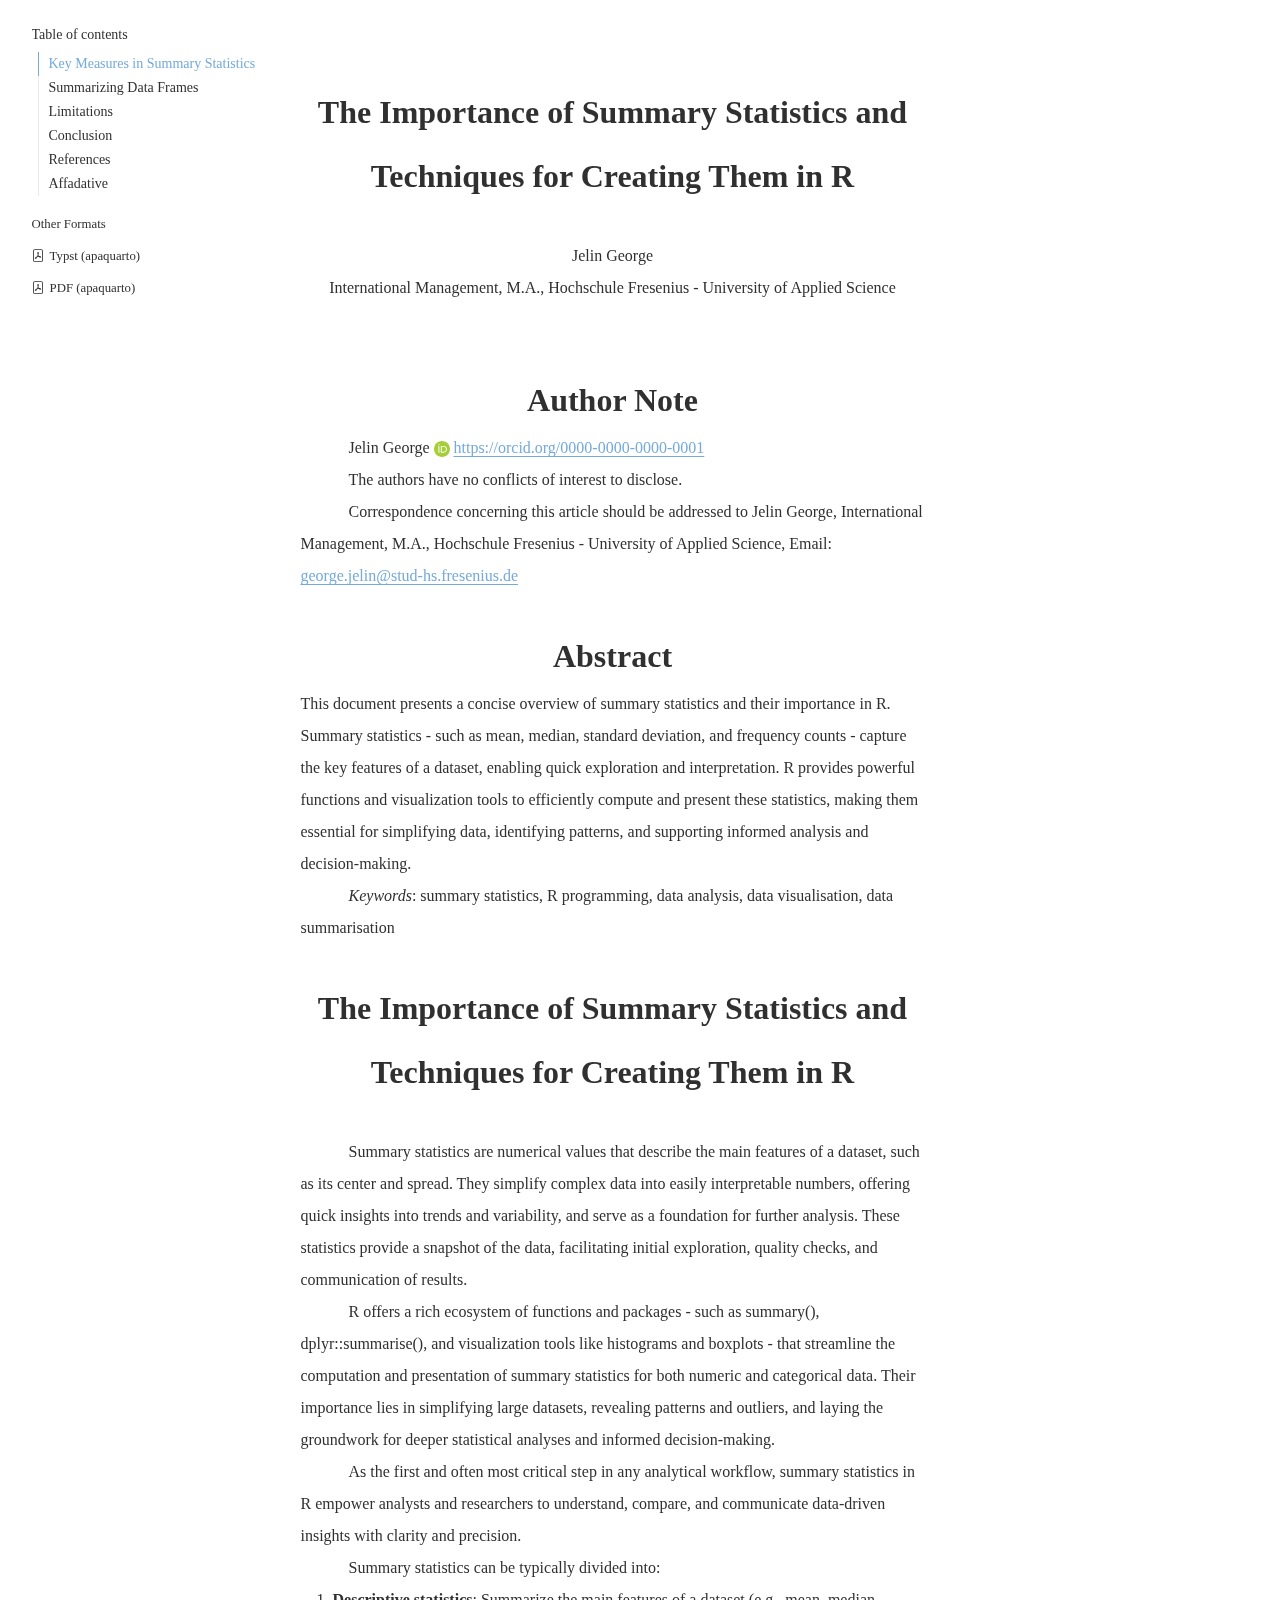
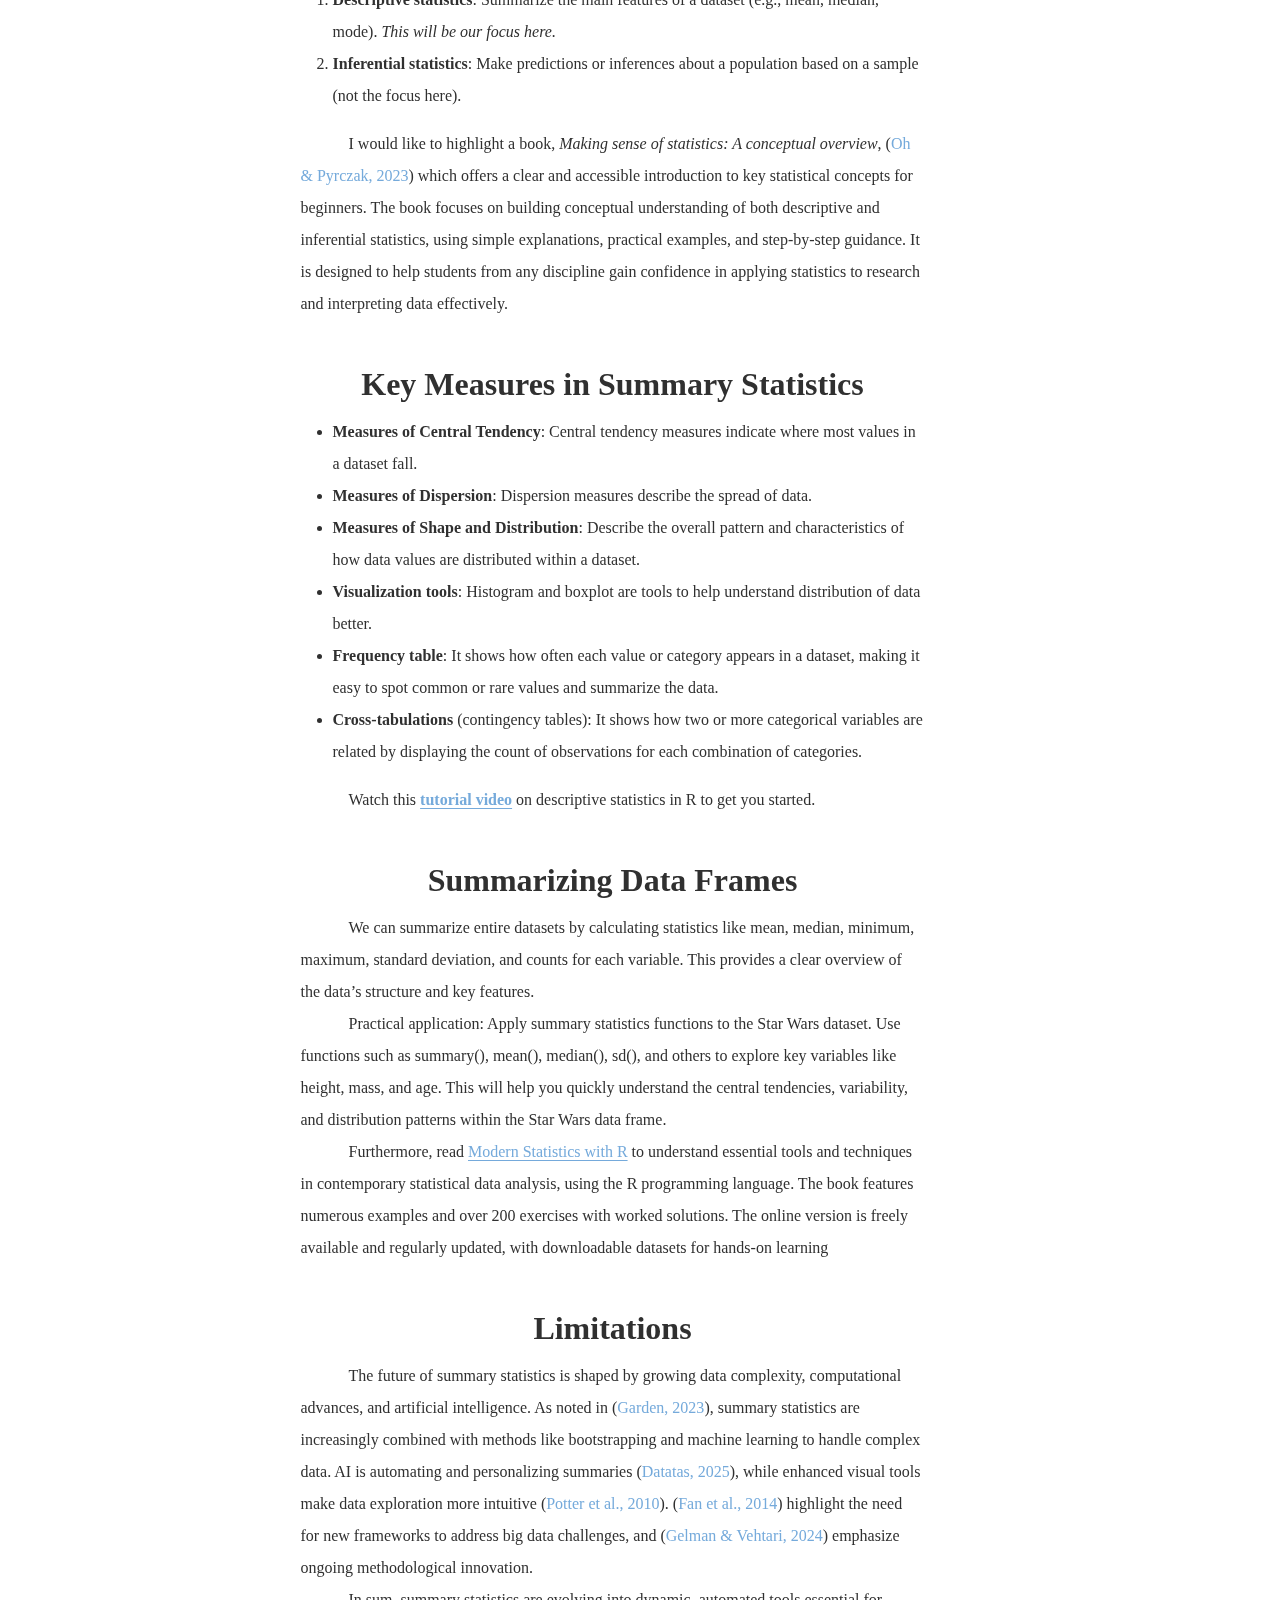
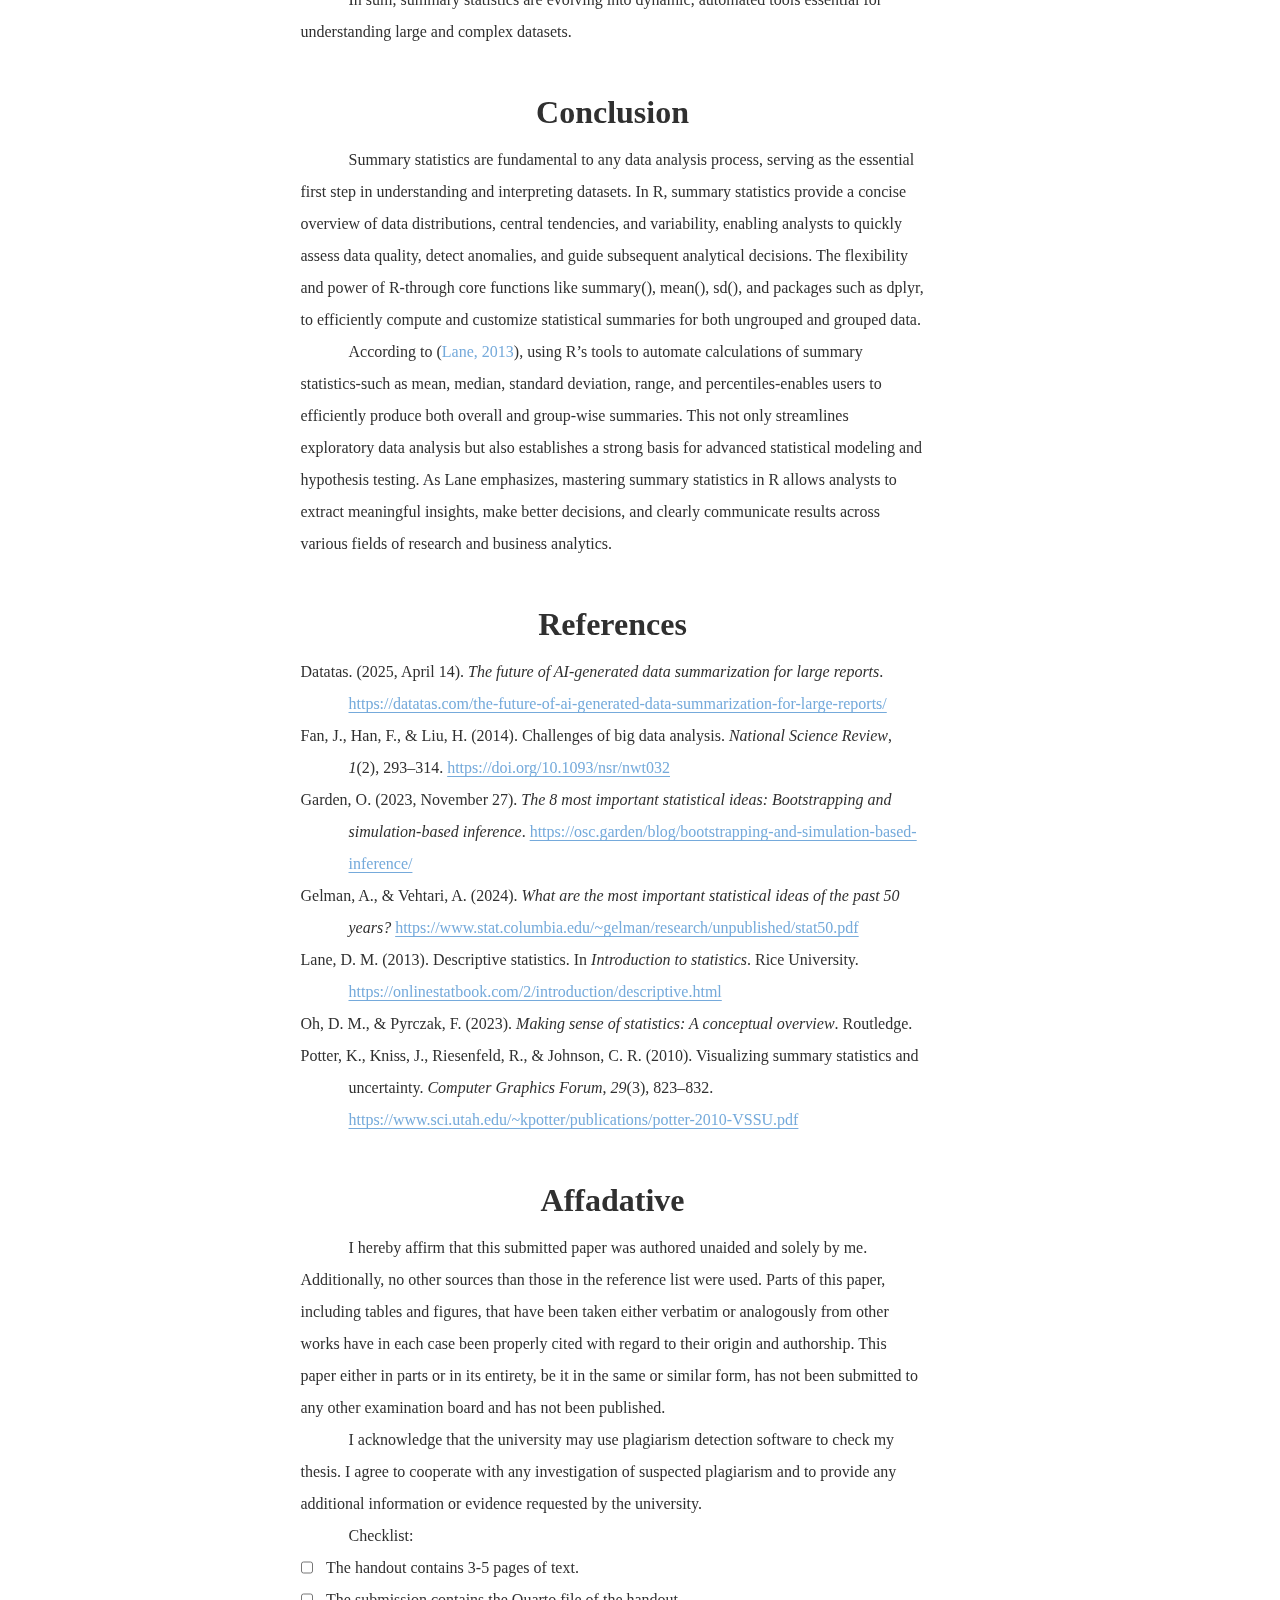
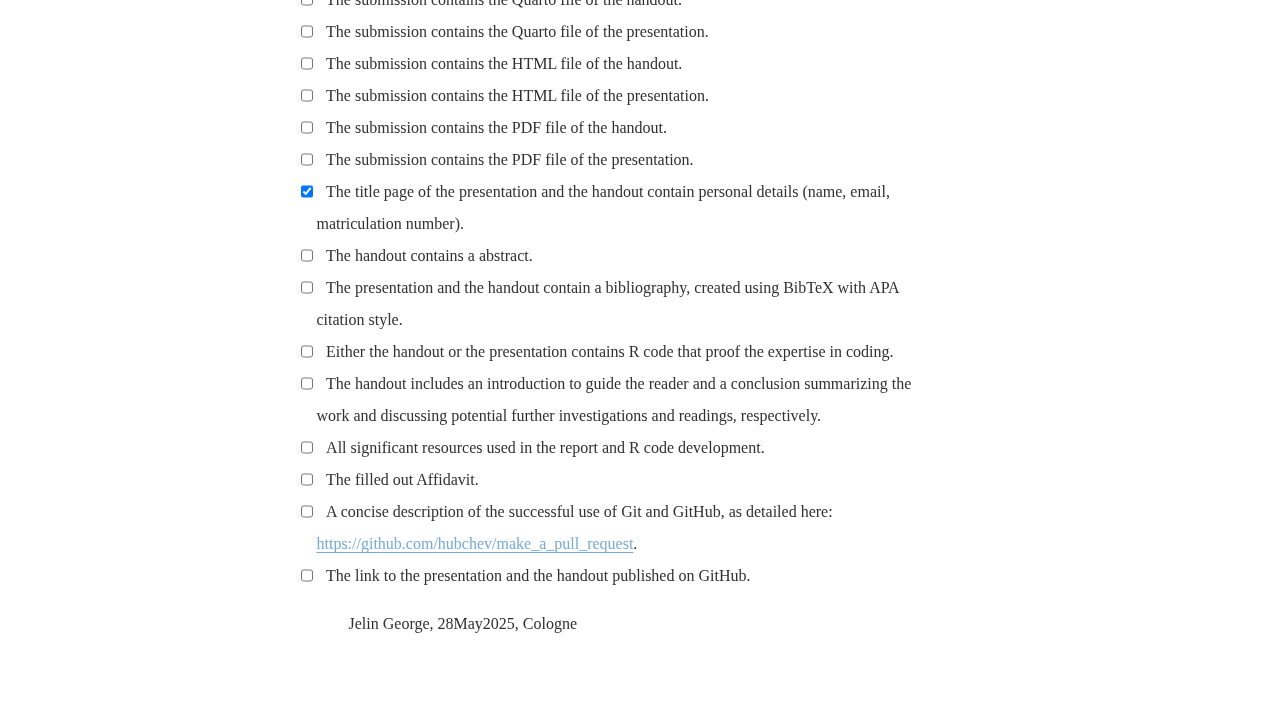
<file: handouttry.html>
<!DOCTYPE html>
<html xmlns="http://www.w3.org/1999/xhtml" lang="en-US" xml:lang="en-US"><head>

<meta charset="utf-8">
<meta name="generator" content="quarto-1.7.31">

<meta name="viewport" content="width=device-width, initial-scale=1.0, user-scalable=yes">

<meta name="author" content="Jelin George">
<meta name="keywords" content="summary statistics, R programming, data analysis, data visualisation, data summarisation">
<meta name="description" content="SUMMARY STATISTICS AND TECHNIQUES IN R">

<title>The Importance of Summary Statistics and Techniques for Creating Them in R</title>
<style>
code{white-space: pre-wrap;}
span.smallcaps{font-variant: small-caps;}
div.columns{display: flex; gap: min(4vw, 1.5em);}
div.column{flex: auto; overflow-x: auto;}
div.hanging-indent{margin-left: 1.5em; text-indent: -1.5em;}
ul.task-list{list-style: none;}
ul.task-list li input[type="checkbox"] {
  width: 0.8em;
  margin: 0 0.8em 0.2em -1em; /* quarto-specific, see https://github.com/quarto-dev/quarto-cli/issues/4556 */ 
  vertical-align: middle;
}
/* CSS for citations */
div.csl-bib-body { }
div.csl-entry {
  clear: both;
  margin-bottom: 0em;
}
.hanging-indent div.csl-entry {
  margin-left:2em;
  text-indent:-2em;
}
div.csl-left-margin {
  min-width:2em;
  float:left;
}
div.csl-right-inline {
  margin-left:2em;
  padding-left:1em;
}
div.csl-indent {
  margin-left: 2em;
}</style>


<script src="handouttry_files/libs/clipboard/clipboard.min.js"></script>
<script src="handouttry_files/libs/quarto-html/quarto.js" type="module"></script>
<script src="handouttry_files/libs/quarto-html/tabsets/tabsets.js" type="module"></script>
<script src="handouttry_files/libs/quarto-html/popper.min.js"></script>
<script src="handouttry_files/libs/quarto-html/tippy.umd.min.js"></script>
<link href="handouttry_files/libs/quarto-html/tippy.css" rel="stylesheet">
<link href="handouttry_files/libs/quarto-html/quarto-syntax-highlighting-e1a5c8363afafaef2c763b6775fbf3ca.css" rel="stylesheet" id="quarto-text-highlighting-styles">
<script src="handouttry_files/libs/bootstrap/bootstrap.min.js"></script>
<link href="handouttry_files/libs/bootstrap/bootstrap-icons.css" rel="stylesheet">
<link href="handouttry_files/libs/bootstrap/bootstrap-0b4f8f062259680727f571f44257d5af.min.css" rel="stylesheet" append-hash="true" id="quarto-bootstrap" data-mode="light">


<link rel="stylesheet" href="_extensions/wjschne/apaquarto/apa.css">
<link rel="stylesheet" href="styles.css">
</head>

<body class="quarto-light">

<div id="quarto-content" class="page-columns page-rows-contents page-layout-article toc-left">
<div id="quarto-sidebar-toc-left" class="sidebar toc-left">
  <nav id="TOC" role="doc-toc" class="toc-active">
    <h2 id="toc-title">Table of contents</h2>
   
  <ul>
  <li><a href="#key-measures-in-summary-statistics" id="toc-key-measures-in-summary-statistics" class="nav-link active" data-scroll-target="#key-measures-in-summary-statistics">Key Measures in Summary Statistics</a></li>
  <li><a href="#summarizing-data-frames" id="toc-summarizing-data-frames" class="nav-link" data-scroll-target="#summarizing-data-frames">Summarizing Data Frames</a></li>
  <li><a href="#limitations" id="toc-limitations" class="nav-link" data-scroll-target="#limitations">Limitations</a></li>
  <li><a href="#conclusion" id="toc-conclusion" class="nav-link" data-scroll-target="#conclusion">Conclusion</a></li>
  <li><a href="#references" id="toc-references" class="nav-link" data-scroll-target="#references">References</a></li>
  <li><a href="#affadative" id="toc-affadative" class="nav-link" data-scroll-target="#affadative">Affadative</a></li>
  </ul>
<div class="quarto-alternate-formats"><h2>Other Formats</h2><ul><li><a href="handouttry.pdf"><i class="bi bi-file-pdf"></i>Typst (apaquarto)</a></li><li><a href="handouttry.pdf"><i class="bi bi-file-pdf"></i>PDF (apaquarto)</a></li></ul></div></nav>
</div>
<div id="quarto-margin-sidebar" class="sidebar margin-sidebar zindex-bottom">
</div>
<main class="content" id="quarto-document-content">




<br>

<br>

<section id="title" class="level1 title unnumbered unlisted">
<h1 class="title unnumbered unlisted">The Importance of Summary Statistics and Techniques for Creating Them in R</h1>
<div class="Author">
<br>

<p>Jelin George</p>
<p>International Management, M.A., Hochschule Fresenius - University of Applied Science</p>
</div>
<br>

<br>

</section>
<section id="author-note" class="level1 unnumbered unlisted AuthorNote">
<h1 class="unnumbered unlisted AuthorNote">Author Note</h1>
<p>Jelin George <img src="_extensions/wjschne/apaquarto/ORCID-iD_icon-vector.svg" id="orchid" class="img-fluid" style="width:4.23mm" alt="Orcid ID Logo: A green circle with white letters ID"> <a href="https://orcid.org/0000-0000-0000-0001">https://orcid.org/0000-0000-0000-0001</a></p>
<p>The authors have no conflicts of interest to disclose.</p>
<p>Correspondence concerning this article should be addressed to Jelin George, International Management, M.A., Hochschule Fresenius - University of Applied Science, Email: <a href="mailto:george.jelin@stud-hs.fresenius.de">george.jelin@stud-hs.fresenius.de</a></p>
<br>
</section>
<section id="abstract" class="level1 unnumbered unlisted AuthorNote">
<h1 class="unnumbered unlisted AuthorNote">Abstract</h1>
<div class="AbstractFirstParagraph">
<p>This document presents a concise overview of summary statistics and their importance in R. Summary statistics - such as mean, median, standard deviation, and frequency counts - capture the key features of a dataset, enabling quick exploration and interpretation. R provides powerful functions and visualization tools to efficiently compute and present these statistics, making them essential for simplifying data, identifying patterns, and supporting informed analysis and decision-making.</p>
</div>
<p><em>Keywords</em>: summary statistics, R programming, data analysis, data visualisation, data summarisation</p>
<br>
</section>
<section id="firstheader" class="level1 title unnumbered unlisted">
<h1 class="title unnumbered unlisted">The Importance of Summary Statistics and Techniques for Creating Them in R</h1>
<p><br></p>
<p>Summary statistics are numerical values that describe the main features of a dataset, such as its center and spread. They simplify complex data into easily interpretable numbers, offering quick insights into trends and variability, and serve as a foundation for further analysis. These statistics provide a snapshot of the data, facilitating initial exploration, quality checks, and communication of results.</p>
<p>R offers a rich ecosystem of functions and packages - such as summary(), dplyr::summarise(), and visualization tools like histograms and boxplots - that streamline the computation and presentation of summary statistics for both numeric and categorical data. Their importance lies in simplifying large datasets, revealing patterns and outliers, and laying the groundwork for deeper statistical analyses and informed decision-making.</p>
<p>As the first and often most critical step in any analytical workflow, summary statistics in R empower analysts and researchers to understand, compare, and communicate data-driven insights with clarity and precision.</p>
<p>Summary statistics can be typically divided into:</p>
<ol type="1">
<li><p><strong>Descriptive statistics</strong>: Summarize the main features of a dataset (e.g., mean, median, mode). <em>This will be our focus here.</em></p></li>
<li><p><strong>Inferential statistics</strong>: Make predictions or inferences about a population based on a sample (not the focus here).</p></li>
</ol>
<p>I would like to highlight a book, <em>Making sense of statistics: A conceptual overview</em>, <span class="citation" data-cites="oh2023making">(<a href="#ref-oh2023making" role="doc-biblioref">Oh &amp; Pyrczak, 2023</a>)</span> which offers a clear and accessible introduction to key statistical concepts for beginners. The book focuses on building conceptual understanding of both descriptive and inferential statistics, using simple explanations, practical examples, and step-by-step guidance. It is designed to help students from any discipline gain confidence in applying statistics to research and interpreting data effectively.</p>
<p><br></p>
</section>
<section id="key-measures-in-summary-statistics" class="level1">
<h1>Key Measures in Summary Statistics</h1>
<ul>
<li><strong>Measures of Central Tendency</strong>: Central tendency measures indicate where most values in a dataset fall.</li>
<li><strong>Measures of Dispersion</strong>: Dispersion measures describe the spread of data.</li>
<li><strong>Measures of Shape and Distribution</strong>: Describe the overall pattern and characteristics of how data values are distributed within a dataset.</li>
<li><strong>Visualization tools</strong>: Histogram and boxplot are tools to help understand distribution of data better.</li>
<li><strong>Frequency table</strong>: It shows how often each value or category appears in a dataset, making it easy to spot common or rare values and summarize the data.</li>
<li><strong>Cross-tabulations</strong> (contingency tables): It shows how two or more categorical variables are related by displaying the count of observations for each combination of categories.</li>
</ul>
<p>Watch this <a href="https://www.youtube.com/watch?v=yoPGwvUzjgQ"><strong>tutorial video</strong></a> on descriptive statistics in R to get you started.</p>
<p><br></p>
</section>
<section id="summarizing-data-frames" class="level1">
<h1>Summarizing Data Frames</h1>
<p>We can summarize entire datasets by calculating statistics like mean, median, minimum, maximum, standard deviation, and counts for each variable. This provides a clear overview of the data’s structure and key features.</p>
<p>Practical application: Apply summary statistics functions to the Star Wars dataset. Use functions such as summary(), mean(), median(), sd(), and others to explore key variables like height, mass, and age. This will help you quickly understand the central tendencies, variability, and distribution patterns within the Star Wars data frame.</p>
<p>Furthermore, read <a href="https://modernstatisticswithr.com/index.html">Modern Statistics with R</a> to understand essential tools and techniques in contemporary statistical data analysis, using the R programming language. The book features numerous examples and over 200 exercises with worked solutions. The online version is freely available and regularly updated, with downloadable datasets for hands-on learning</p>
<p><br></p>
</section>
<section id="limitations" class="level1">
<h1>Limitations</h1>
<p>The future of summary statistics is shaped by growing data complexity, computational advances, and artificial intelligence. As noted in <span class="citation" data-cites="oscgarden2023bootstrapping">(<a href="#ref-oscgarden2023bootstrapping" role="doc-biblioref">Garden, 2023</a>)</span>, summary statistics are increasingly combined with methods like bootstrapping and machine learning to handle complex data. AI is automating and personalizing summaries <span class="citation" data-cites="datatas2025future">(<a href="#ref-datatas2025future" role="doc-biblioref">Datatas, 2025</a>)</span>, while enhanced visual tools make data exploration more intuitive <span class="citation" data-cites="potter2010visualizing">(<a href="#ref-potter2010visualizing" role="doc-biblioref">Potter et al., 2010</a>)</span>. <span class="citation" data-cites="fan2014challenges">(<a href="#ref-fan2014challenges" role="doc-biblioref">Fan et al., 2014</a>)</span> highlight the need for new frameworks to address big data challenges, and <span class="citation" data-cites="gelman2024stat50">(<a href="#ref-gelman2024stat50" role="doc-biblioref">Gelman &amp; Vehtari, 2024</a>)</span> emphasize ongoing methodological innovation.</p>
<p>In sum, summary statistics are evolving into dynamic, automated tools essential for understanding large and complex datasets.</p>
<p><br></p>
</section>
<section id="conclusion" class="level1">
<h1>Conclusion</h1>
<p>Summary statistics are fundamental to any data analysis process, serving as the essential first step in understanding and interpreting datasets. In R, summary statistics provide a concise overview of data distributions, central tendencies, and variability, enabling analysts to quickly assess data quality, detect anomalies, and guide subsequent analytical decisions. The flexibility and power of R-through core functions like summary(), mean(), sd(), and packages such as dplyr, to efficiently compute and customize statistical summaries for both ungrouped and grouped data.</p>
<p>According to <span class="citation" data-cites="lane2013descriptive">(<a href="#ref-lane2013descriptive" role="doc-biblioref">Lane, 2013</a>)</span>, using R’s tools to automate calculations of summary statistics-such as mean, median, standard deviation, range, and percentiles-enables users to efficiently produce both overall and group-wise summaries. This not only streamlines exploratory data analysis but also establishes a strong basis for advanced statistical modeling and hypothesis testing. As Lane emphasizes, mastering summary statistics in R allows analysts to extract meaningful insights, make better decisions, and clearly communicate results across various fields of research and business analytics.</p>
<p><br></p>
</section>
<section id="references" class="level1">
<h1>References</h1>
<!-- References will auto-populate in the refs div below -->
<div id="refs" class="references csl-bib-body hanging-indent" data-entry-spacing="0" data-line-spacing="2" role="list">
<div id="ref-datatas2025future" class="csl-entry" role="listitem">
Datatas. (2025, April 14). <em>The future of AI-generated data summarization for large reports</em>. <a href="https://datatas.com/the-future-of-ai-generated-data-summarization-for-large-reports/">https://datatas.com/the-future-of-ai-generated-data-summarization-for-large-reports/</a>
</div>
<div id="ref-fan2014challenges" class="csl-entry" role="listitem">
Fan, J., Han, F., &amp; Liu, H. (2014). Challenges of big data analysis. <em>National Science Review</em>, <em>1</em>(2), 293–314. <a href="https://doi.org/10.1093/nsr/nwt032">https://doi.org/10.1093/nsr/nwt032</a>
</div>
<div id="ref-oscgarden2023bootstrapping" class="csl-entry" role="listitem">
Garden, O. (2023, November 27). <em>The 8 most important statistical ideas: Bootstrapping and simulation-based inference</em>. <a href="https://osc.garden/blog/bootstrapping-and-simulation-based-inference/">https://osc.garden/blog/bootstrapping-and-simulation-based-inference/</a>
</div>
<div id="ref-gelman2024stat50" class="csl-entry" role="listitem">
Gelman, A., &amp; Vehtari, A. (2024). <em>What are the most important statistical ideas of the past 50 years?</em> <a href="https://www.stat.columbia.edu/~gelman/research/unpublished/stat50.pdf">https://www.stat.columbia.edu/~gelman/research/unpublished/stat50.pdf</a>
</div>
<div id="ref-lane2013descriptive" class="csl-entry" role="listitem">
Lane, D. M. (2013). Descriptive statistics. In <em>Introduction to statistics</em>. Rice University. <a href="https://onlinestatbook.com/2/introduction/descriptive.html">https://onlinestatbook.com/2/introduction/descriptive.html</a>
</div>
<div id="ref-oh2023making" class="csl-entry" role="listitem">
Oh, D. M., &amp; Pyrczak, F. (2023). <em>Making sense of statistics: A conceptual overview</em>. Routledge.
</div>
<div id="ref-potter2010visualizing" class="csl-entry" role="listitem">
Potter, K., Kniss, J., Riesenfeld, R., &amp; Johnson, C. R. (2010). Visualizing summary statistics and uncertainty. <em>Computer Graphics Forum</em>, <em>29</em>(3), 823–832. <a href="https://www.sci.utah.edu/~kpotter/publications/potter-2010-VSSU.pdf">https://www.sci.utah.edu/~kpotter/publications/potter-2010-VSSU.pdf</a>
</div>
</div>
<p><br></p>
</section>
<section id="affadative" class="level1">
<h1>Affadative</h1>
<p>I hereby affirm that this submitted paper was authored unaided and solely by me. Additionally, no other sources than those in the reference list were used. Parts of this paper, including tables and figures, that have been taken either verbatim or analogously from other works have in each case been properly cited with regard to their origin and authorship. This paper either in parts or in its entirety, be it in the same or similar form, has not been submitted to any other examination board and has not been published.</p>
<p>I acknowledge that the university may use plagiarism detection software to check my thesis. I agree to cooperate with any investigation of suspected plagiarism and to provide any additional information or evidence requested by the university.</p>
<p>Checklist:</p>
<ul class="task-list">
<li><label><input type="checkbox">The handout contains 3-5 pages of text.</label></li>
<li><label><input type="checkbox">The submission contains the Quarto file of the handout.</label></li>
<li><label><input type="checkbox">The submission contains the Quarto file of the presentation.</label></li>
<li><label><input type="checkbox">The submission contains the HTML file of the handout.</label></li>
<li><label><input type="checkbox">The submission contains the HTML file of the presentation.</label></li>
<li><label><input type="checkbox">The submission contains the PDF file of the handout.</label></li>
<li><label><input type="checkbox">The submission contains the PDF file of the presentation.</label></li>
<li><label><input type="checkbox" checked="">The title page of the presentation and the handout contain personal details (name, email, matriculation number).</label></li>
<li><label><input type="checkbox">The handout contains a abstract.</label></li>
<li><label><input type="checkbox">The presentation and the handout contain a bibliography, created using BibTeX with APA citation style.</label></li>
<li><label><input type="checkbox">Either the handout or the presentation contains R code that proof the expertise in coding.</label></li>
<li><label><input type="checkbox">The handout includes an introduction to guide the reader and a conclusion summarizing the work and discussing potential further investigations and readings, respectively.</label></li>
<li><label><input type="checkbox">All significant resources used in the report and R code development.</label></li>
<li><label><input type="checkbox">The filled out Affidavit.</label></li>
<li><label><input type="checkbox">A concise description of the successful use of Git and GitHub, as detailed here: <a href="https://github.com/hubchev/make_a_pull_request" class="uri">https://github.com/hubchev/make_a_pull_request</a>.</label></li>
<li><label><input type="checkbox">The link to the presentation and the handout published on GitHub.</label></li>
</ul>
<p>Jelin George, 28May2025, Cologne</p>
</section>

</main>
<!-- /main column -->
<script id="quarto-html-after-body" type="application/javascript">
  window.document.addEventListener("DOMContentLoaded", function (event) {
    const isCodeAnnotation = (el) => {
      for (const clz of el.classList) {
        if (clz.startsWith('code-annotation-')) {                     
          return true;
        }
      }
      return false;
    }
    const onCopySuccess = function(e) {
      // button target
      const button = e.trigger;
      // don't keep focus
      button.blur();
      // flash "checked"
      button.classList.add('code-copy-button-checked');
      var currentTitle = button.getAttribute("title");
      button.setAttribute("title", "Copied!");
      let tooltip;
      if (window.bootstrap) {
        button.setAttribute("data-bs-toggle", "tooltip");
        button.setAttribute("data-bs-placement", "left");
        button.setAttribute("data-bs-title", "Copied!");
        tooltip = new bootstrap.Tooltip(button, 
          { trigger: "manual", 
            customClass: "code-copy-button-tooltip",
            offset: [0, -8]});
        tooltip.show();    
      }
      setTimeout(function() {
        if (tooltip) {
          tooltip.hide();
          button.removeAttribute("data-bs-title");
          button.removeAttribute("data-bs-toggle");
          button.removeAttribute("data-bs-placement");
        }
        button.setAttribute("title", currentTitle);
        button.classList.remove('code-copy-button-checked');
      }, 1000);
      // clear code selection
      e.clearSelection();
    }
    const getTextToCopy = function(trigger) {
        const codeEl = trigger.previousElementSibling.cloneNode(true);
        for (const childEl of codeEl.children) {
          if (isCodeAnnotation(childEl)) {
            childEl.remove();
          }
        }
        return codeEl.innerText;
    }
    const clipboard = new window.ClipboardJS('.code-copy-button:not([data-in-quarto-modal])', {
      text: getTextToCopy
    });
    clipboard.on('success', onCopySuccess);
    if (window.document.getElementById('quarto-embedded-source-code-modal')) {
      const clipboardModal = new window.ClipboardJS('.code-copy-button[data-in-quarto-modal]', {
        text: getTextToCopy,
        container: window.document.getElementById('quarto-embedded-source-code-modal')
      });
      clipboardModal.on('success', onCopySuccess);
    }
      var localhostRegex = new RegExp(/^(?:http|https):\/\/localhost\:?[0-9]*\//);
      var mailtoRegex = new RegExp(/^mailto:/);
        var filterRegex = new RegExp('/' + window.location.host + '/');
      var isInternal = (href) => {
          return filterRegex.test(href) || localhostRegex.test(href) || mailtoRegex.test(href);
      }
      // Inspect non-navigation links and adorn them if external
     var links = window.document.querySelectorAll('a[href]:not(.nav-link):not(.navbar-brand):not(.toc-action):not(.sidebar-link):not(.sidebar-item-toggle):not(.pagination-link):not(.no-external):not([aria-hidden]):not(.dropdown-item):not(.quarto-navigation-tool):not(.about-link)');
      for (var i=0; i<links.length; i++) {
        const link = links[i];
        if (!isInternal(link.href)) {
          // undo the damage that might have been done by quarto-nav.js in the case of
          // links that we want to consider external
          if (link.dataset.originalHref !== undefined) {
            link.href = link.dataset.originalHref;
          }
        }
      }
    function tippyHover(el, contentFn, onTriggerFn, onUntriggerFn) {
      const config = {
        allowHTML: true,
        maxWidth: 500,
        delay: 100,
        arrow: false,
        appendTo: function(el) {
            return el.parentElement;
        },
        interactive: true,
        interactiveBorder: 10,
        theme: 'quarto',
        placement: 'bottom-start',
      };
      if (contentFn) {
        config.content = contentFn;
      }
      if (onTriggerFn) {
        config.onTrigger = onTriggerFn;
      }
      if (onUntriggerFn) {
        config.onUntrigger = onUntriggerFn;
      }
      window.tippy(el, config); 
    }
    const noterefs = window.document.querySelectorAll('a[role="doc-noteref"]');
    for (var i=0; i<noterefs.length; i++) {
      const ref = noterefs[i];
      tippyHover(ref, function() {
        // use id or data attribute instead here
        let href = ref.getAttribute('data-footnote-href') || ref.getAttribute('href');
        try { href = new URL(href).hash; } catch {}
        const id = href.replace(/^#\/?/, "");
        const note = window.document.getElementById(id);
        if (note) {
          return note.innerHTML;
        } else {
          return "";
        }
      });
    }
    const xrefs = window.document.querySelectorAll('a.quarto-xref');
    const processXRef = (id, note) => {
      // Strip column container classes
      const stripColumnClz = (el) => {
        el.classList.remove("page-full", "page-columns");
        if (el.children) {
          for (const child of el.children) {
            stripColumnClz(child);
          }
        }
      }
      stripColumnClz(note)
      if (id === null || id.startsWith('sec-')) {
        // Special case sections, only their first couple elements
        const container = document.createElement("div");
        if (note.children && note.children.length > 2) {
          container.appendChild(note.children[0].cloneNode(true));
          for (let i = 1; i < note.children.length; i++) {
            const child = note.children[i];
            if (child.tagName === "P" && child.innerText === "") {
              continue;
            } else {
              container.appendChild(child.cloneNode(true));
              break;
            }
          }
          if (window.Quarto?.typesetMath) {
            window.Quarto.typesetMath(container);
          }
          return container.innerHTML
        } else {
          if (window.Quarto?.typesetMath) {
            window.Quarto.typesetMath(note);
          }
          return note.innerHTML;
        }
      } else {
        // Remove any anchor links if they are present
        const anchorLink = note.querySelector('a.anchorjs-link');
        if (anchorLink) {
          anchorLink.remove();
        }
        if (window.Quarto?.typesetMath) {
          window.Quarto.typesetMath(note);
        }
        if (note.classList.contains("callout")) {
          return note.outerHTML;
        } else {
          return note.innerHTML;
        }
      }
    }
    for (var i=0; i<xrefs.length; i++) {
      const xref = xrefs[i];
      tippyHover(xref, undefined, function(instance) {
        instance.disable();
        let url = xref.getAttribute('href');
        let hash = undefined; 
        if (url.startsWith('#')) {
          hash = url;
        } else {
          try { hash = new URL(url).hash; } catch {}
        }
        if (hash) {
          const id = hash.replace(/^#\/?/, "");
          const note = window.document.getElementById(id);
          if (note !== null) {
            try {
              const html = processXRef(id, note.cloneNode(true));
              instance.setContent(html);
            } finally {
              instance.enable();
              instance.show();
            }
          } else {
            // See if we can fetch this
            fetch(url.split('#')[0])
            .then(res => res.text())
            .then(html => {
              const parser = new DOMParser();
              const htmlDoc = parser.parseFromString(html, "text/html");
              const note = htmlDoc.getElementById(id);
              if (note !== null) {
                const html = processXRef(id, note);
                instance.setContent(html);
              } 
            }).finally(() => {
              instance.enable();
              instance.show();
            });
          }
        } else {
          // See if we can fetch a full url (with no hash to target)
          // This is a special case and we should probably do some content thinning / targeting
          fetch(url)
          .then(res => res.text())
          .then(html => {
            const parser = new DOMParser();
            const htmlDoc = parser.parseFromString(html, "text/html");
            const note = htmlDoc.querySelector('main.content');
            if (note !== null) {
              // This should only happen for chapter cross references
              // (since there is no id in the URL)
              // remove the first header
              if (note.children.length > 0 && note.children[0].tagName === "HEADER") {
                note.children[0].remove();
              }
              const html = processXRef(null, note);
              instance.setContent(html);
            } 
          }).finally(() => {
            instance.enable();
            instance.show();
          });
        }
      }, function(instance) {
      });
    }
        let selectedAnnoteEl;
        const selectorForAnnotation = ( cell, annotation) => {
          let cellAttr = 'data-code-cell="' + cell + '"';
          let lineAttr = 'data-code-annotation="' +  annotation + '"';
          const selector = 'span[' + cellAttr + '][' + lineAttr + ']';
          return selector;
        }
        const selectCodeLines = (annoteEl) => {
          const doc = window.document;
          const targetCell = annoteEl.getAttribute("data-target-cell");
          const targetAnnotation = annoteEl.getAttribute("data-target-annotation");
          const annoteSpan = window.document.querySelector(selectorForAnnotation(targetCell, targetAnnotation));
          const lines = annoteSpan.getAttribute("data-code-lines").split(",");
          const lineIds = lines.map((line) => {
            return targetCell + "-" + line;
          })
          let top = null;
          let height = null;
          let parent = null;
          if (lineIds.length > 0) {
              //compute the position of the single el (top and bottom and make a div)
              const el = window.document.getElementById(lineIds[0]);
              top = el.offsetTop;
              height = el.offsetHeight;
              parent = el.parentElement.parentElement;
            if (lineIds.length > 1) {
              const lastEl = window.document.getElementById(lineIds[lineIds.length - 1]);
              const bottom = lastEl.offsetTop + lastEl.offsetHeight;
              height = bottom - top;
            }
            if (top !== null && height !== null && parent !== null) {
              // cook up a div (if necessary) and position it 
              let div = window.document.getElementById("code-annotation-line-highlight");
              if (div === null) {
                div = window.document.createElement("div");
                div.setAttribute("id", "code-annotation-line-highlight");
                div.style.position = 'absolute';
                parent.appendChild(div);
              }
              div.style.top = top - 2 + "px";
              div.style.height = height + 4 + "px";
              div.style.left = 0;
              let gutterDiv = window.document.getElementById("code-annotation-line-highlight-gutter");
              if (gutterDiv === null) {
                gutterDiv = window.document.createElement("div");
                gutterDiv.setAttribute("id", "code-annotation-line-highlight-gutter");
                gutterDiv.style.position = 'absolute';
                const codeCell = window.document.getElementById(targetCell);
                const gutter = codeCell.querySelector('.code-annotation-gutter');
                gutter.appendChild(gutterDiv);
              }
              gutterDiv.style.top = top - 2 + "px";
              gutterDiv.style.height = height + 4 + "px";
            }
            selectedAnnoteEl = annoteEl;
          }
        };
        const unselectCodeLines = () => {
          const elementsIds = ["code-annotation-line-highlight", "code-annotation-line-highlight-gutter"];
          elementsIds.forEach((elId) => {
            const div = window.document.getElementById(elId);
            if (div) {
              div.remove();
            }
          });
          selectedAnnoteEl = undefined;
        };
          // Handle positioning of the toggle
      window.addEventListener(
        "resize",
        throttle(() => {
          elRect = undefined;
          if (selectedAnnoteEl) {
            selectCodeLines(selectedAnnoteEl);
          }
        }, 10)
      );
      function throttle(fn, ms) {
      let throttle = false;
      let timer;
        return (...args) => {
          if(!throttle) { // first call gets through
              fn.apply(this, args);
              throttle = true;
          } else { // all the others get throttled
              if(timer) clearTimeout(timer); // cancel #2
              timer = setTimeout(() => {
                fn.apply(this, args);
                timer = throttle = false;
              }, ms);
          }
        };
      }
        // Attach click handler to the DT
        const annoteDls = window.document.querySelectorAll('dt[data-target-cell]');
        for (const annoteDlNode of annoteDls) {
          annoteDlNode.addEventListener('click', (event) => {
            const clickedEl = event.target;
            if (clickedEl !== selectedAnnoteEl) {
              unselectCodeLines();
              const activeEl = window.document.querySelector('dt[data-target-cell].code-annotation-active');
              if (activeEl) {
                activeEl.classList.remove('code-annotation-active');
              }
              selectCodeLines(clickedEl);
              clickedEl.classList.add('code-annotation-active');
            } else {
              // Unselect the line
              unselectCodeLines();
              clickedEl.classList.remove('code-annotation-active');
            }
          });
        }
    const findCites = (el) => {
      const parentEl = el.parentElement;
      if (parentEl) {
        const cites = parentEl.dataset.cites;
        if (cites) {
          return {
            el,
            cites: cites.split(' ')
          };
        } else {
          return findCites(el.parentElement)
        }
      } else {
        return undefined;
      }
    };
    var bibliorefs = window.document.querySelectorAll('a[role="doc-biblioref"]');
    for (var i=0; i<bibliorefs.length; i++) {
      const ref = bibliorefs[i];
      const citeInfo = findCites(ref);
      if (citeInfo) {
        tippyHover(citeInfo.el, function() {
          var popup = window.document.createElement('div');
          citeInfo.cites.forEach(function(cite) {
            var citeDiv = window.document.createElement('div');
            citeDiv.classList.add('hanging-indent');
            citeDiv.classList.add('csl-entry');
            var biblioDiv = window.document.getElementById('ref-' + cite);
            if (biblioDiv) {
              citeDiv.innerHTML = biblioDiv.innerHTML;
            }
            popup.appendChild(citeDiv);
          });
          return popup.innerHTML;
        });
      }
    }
  });
  </script>
</div> <!-- /content -->




</body></html>
</file>
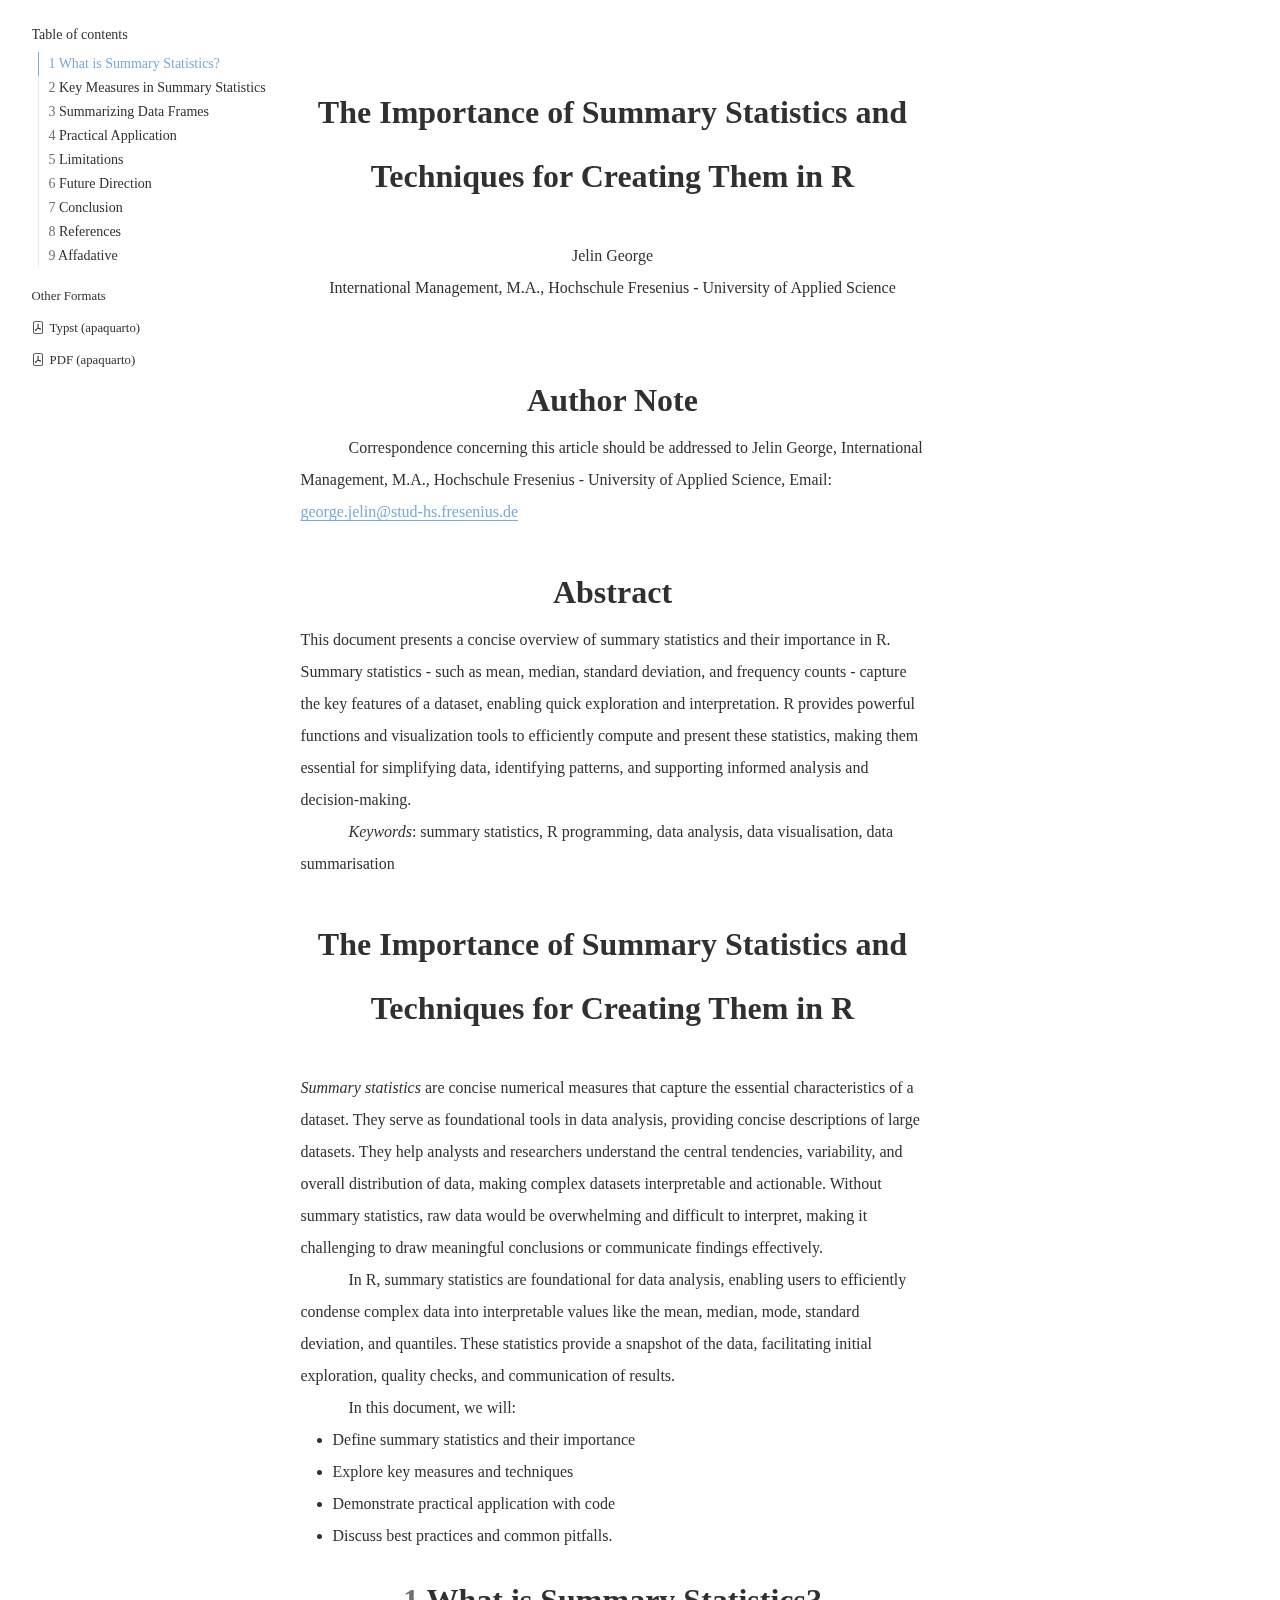
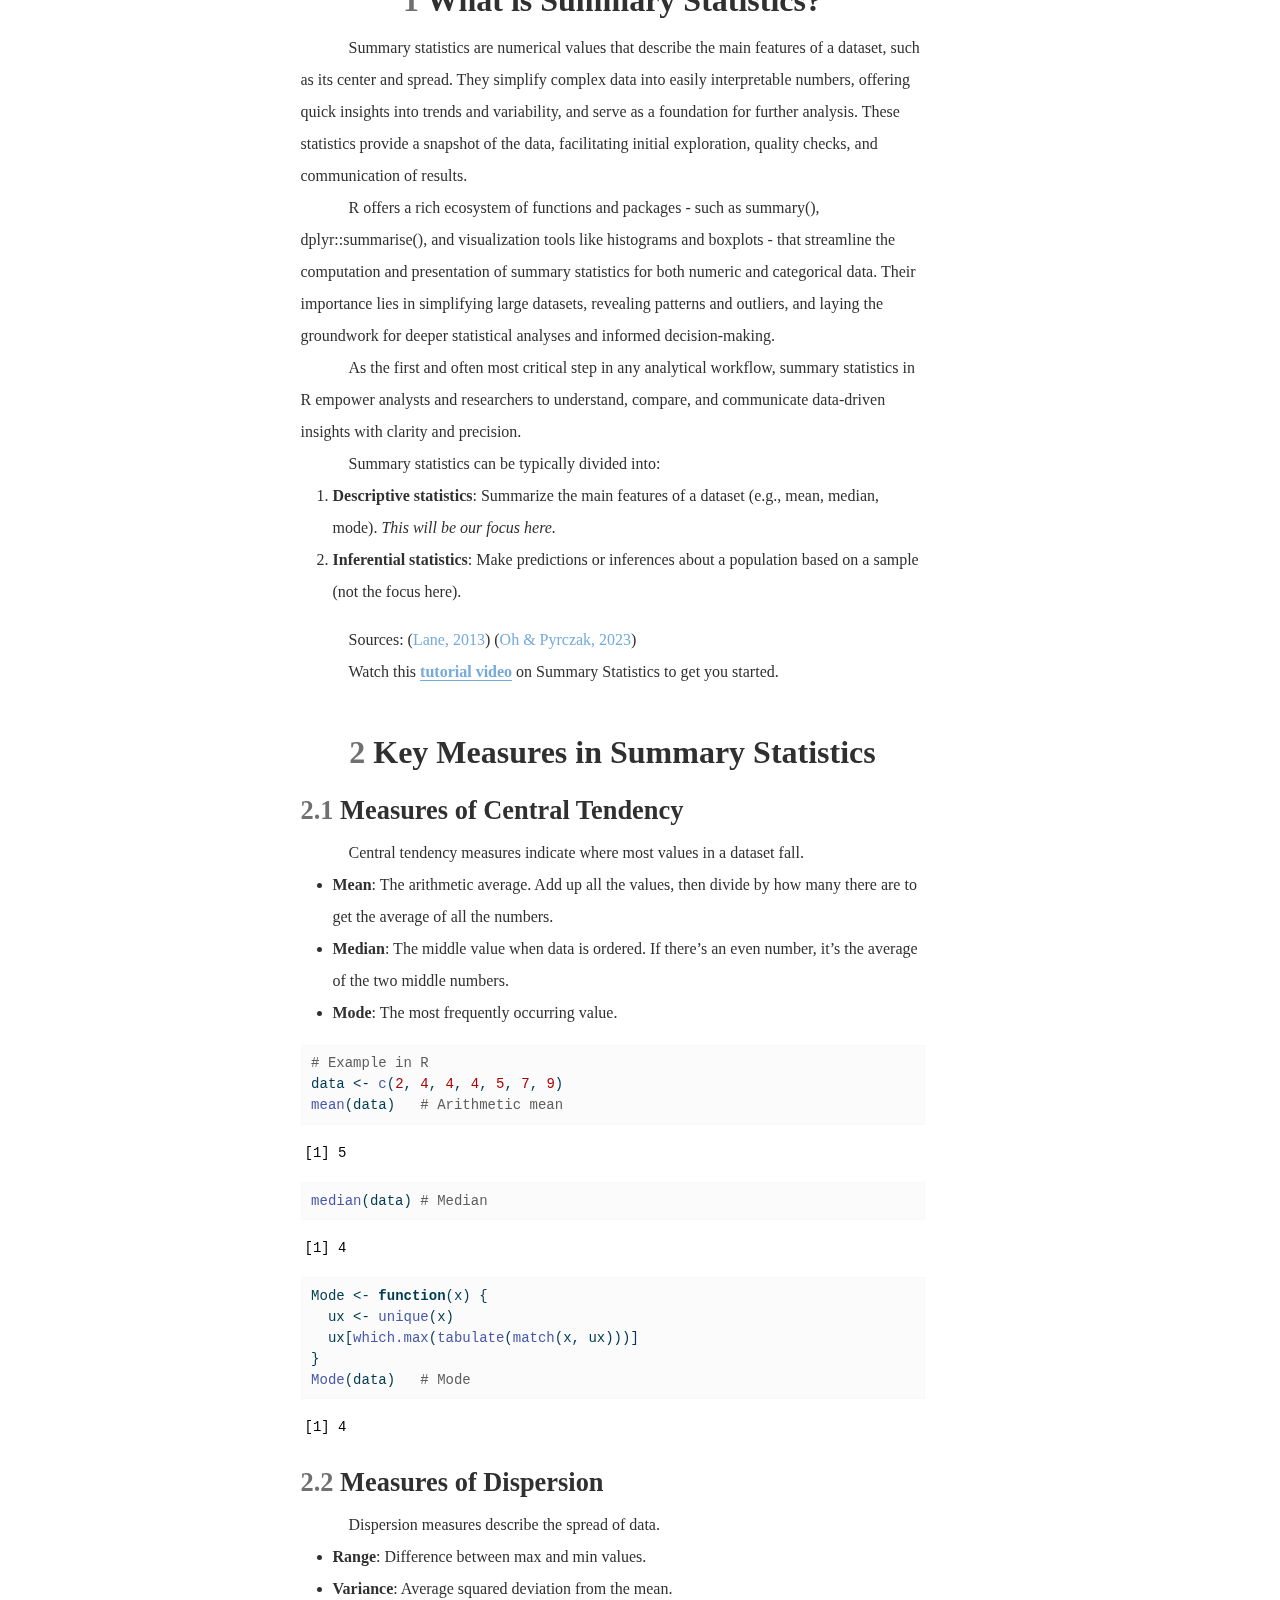
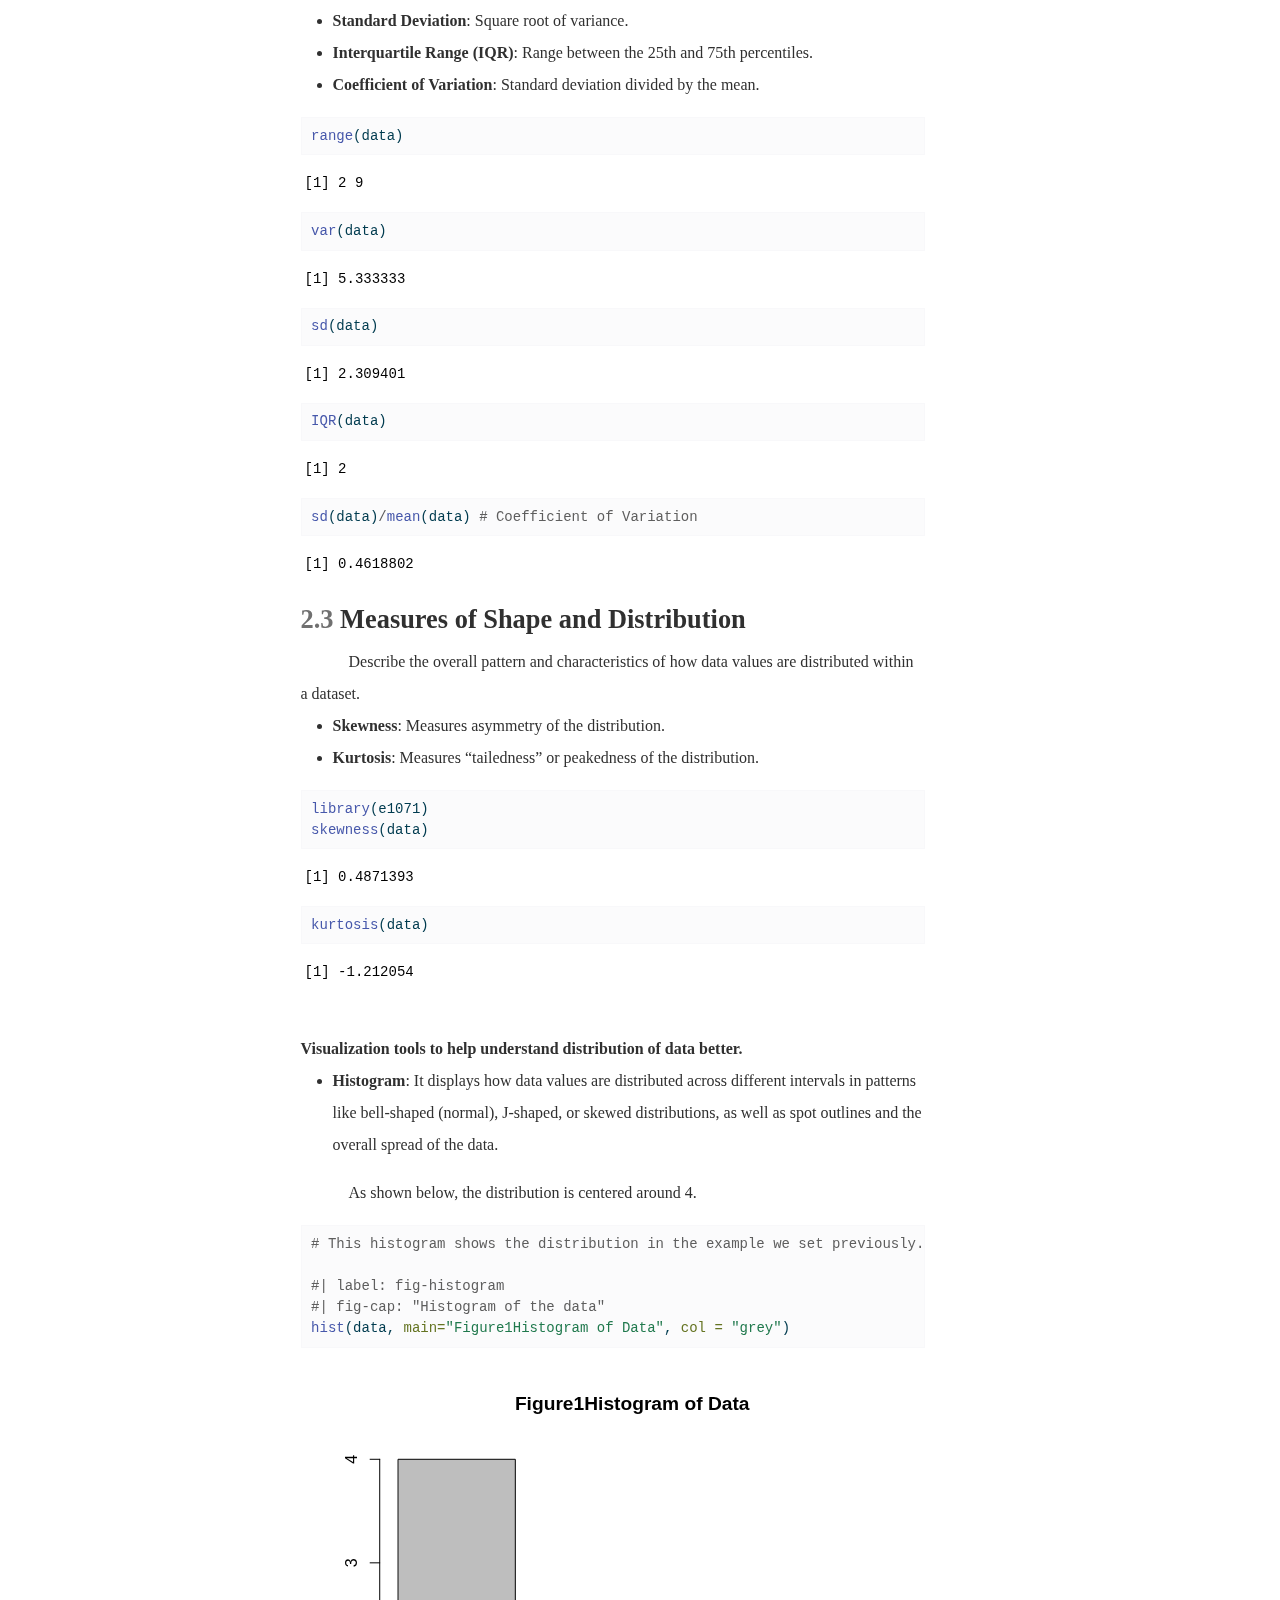
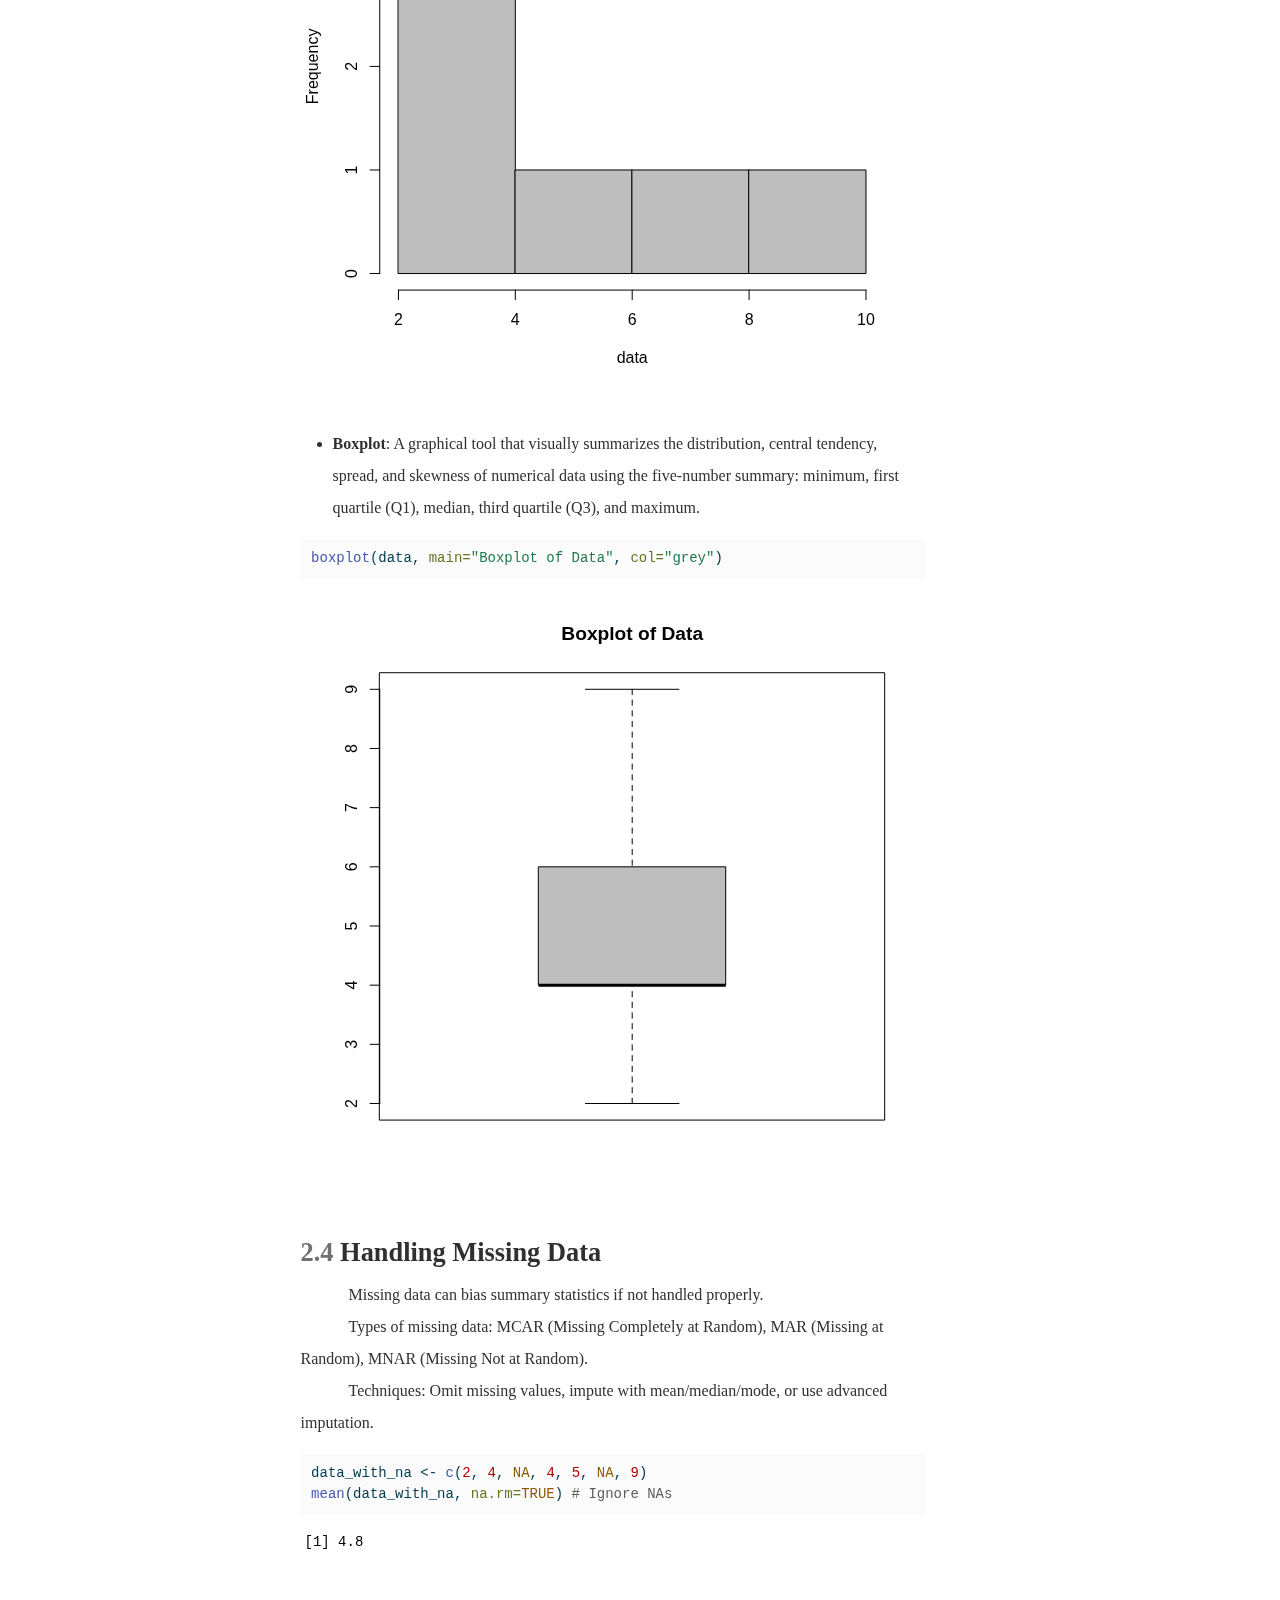
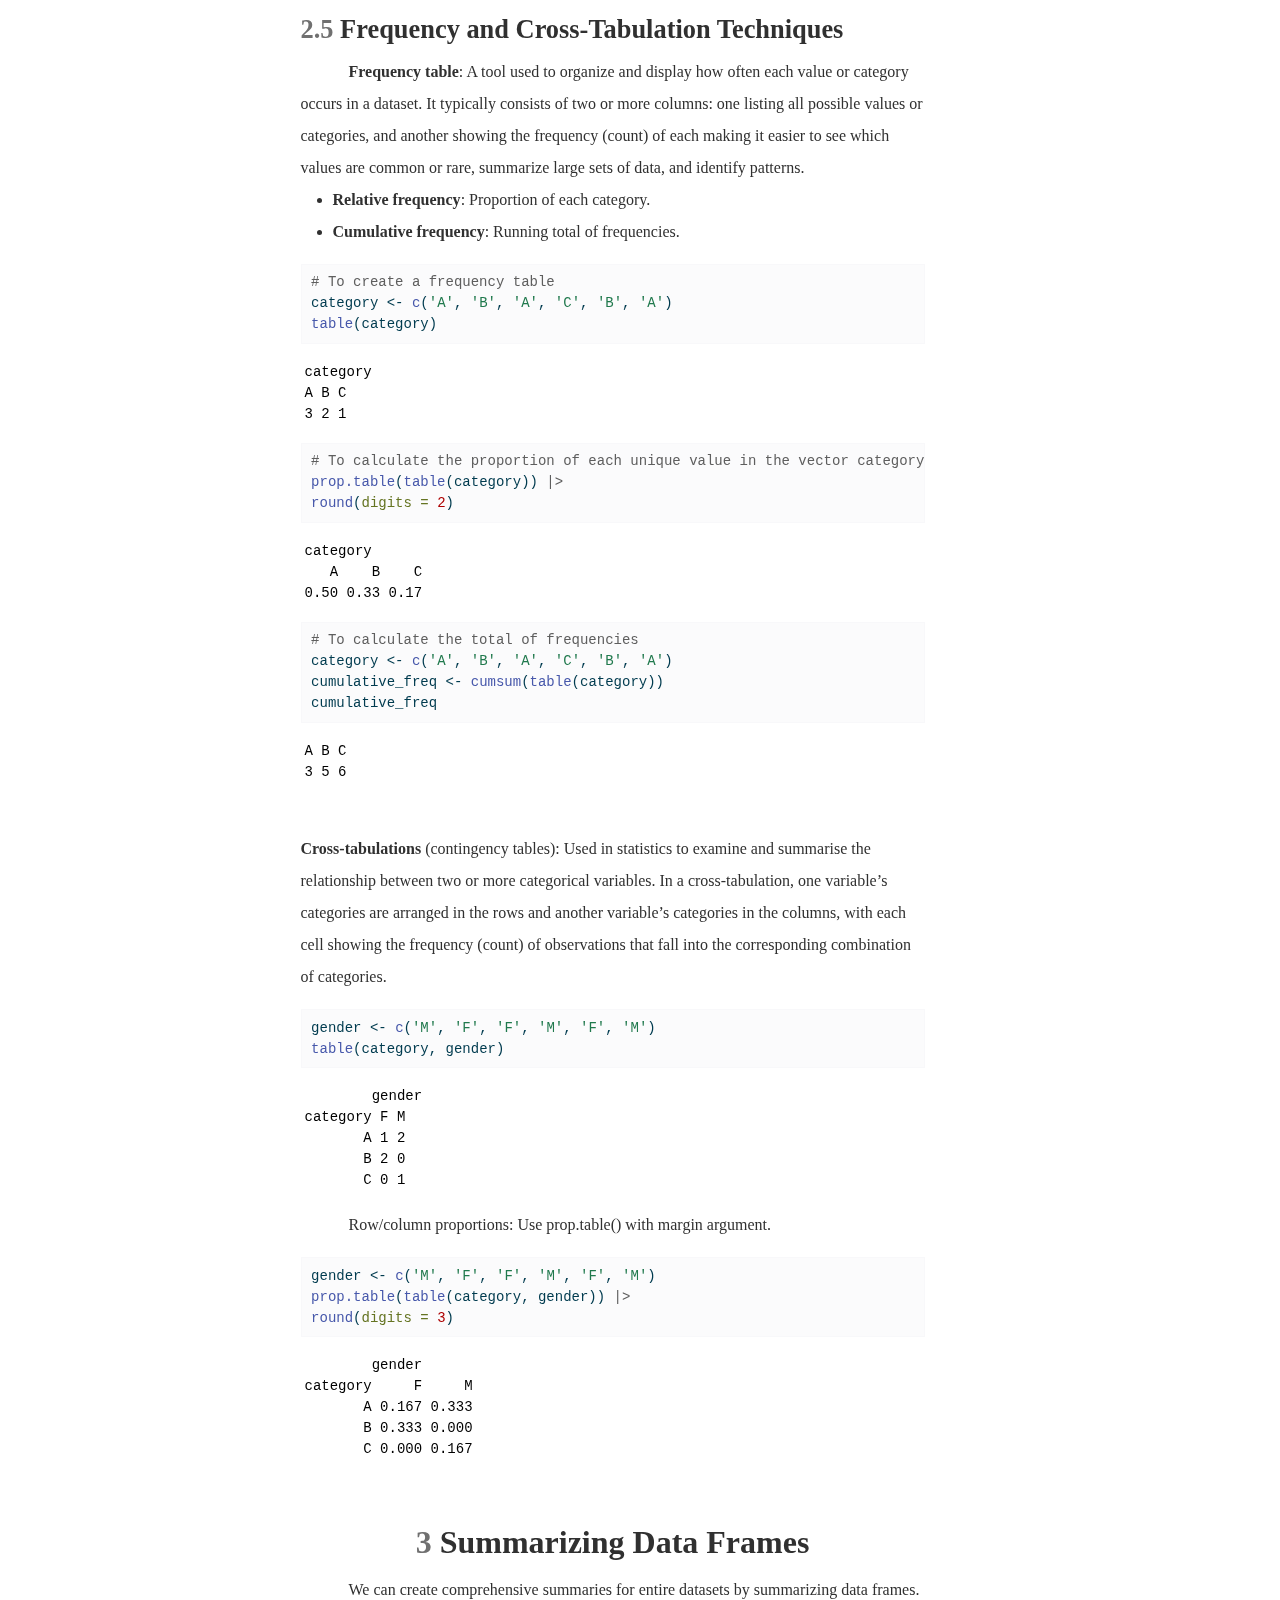
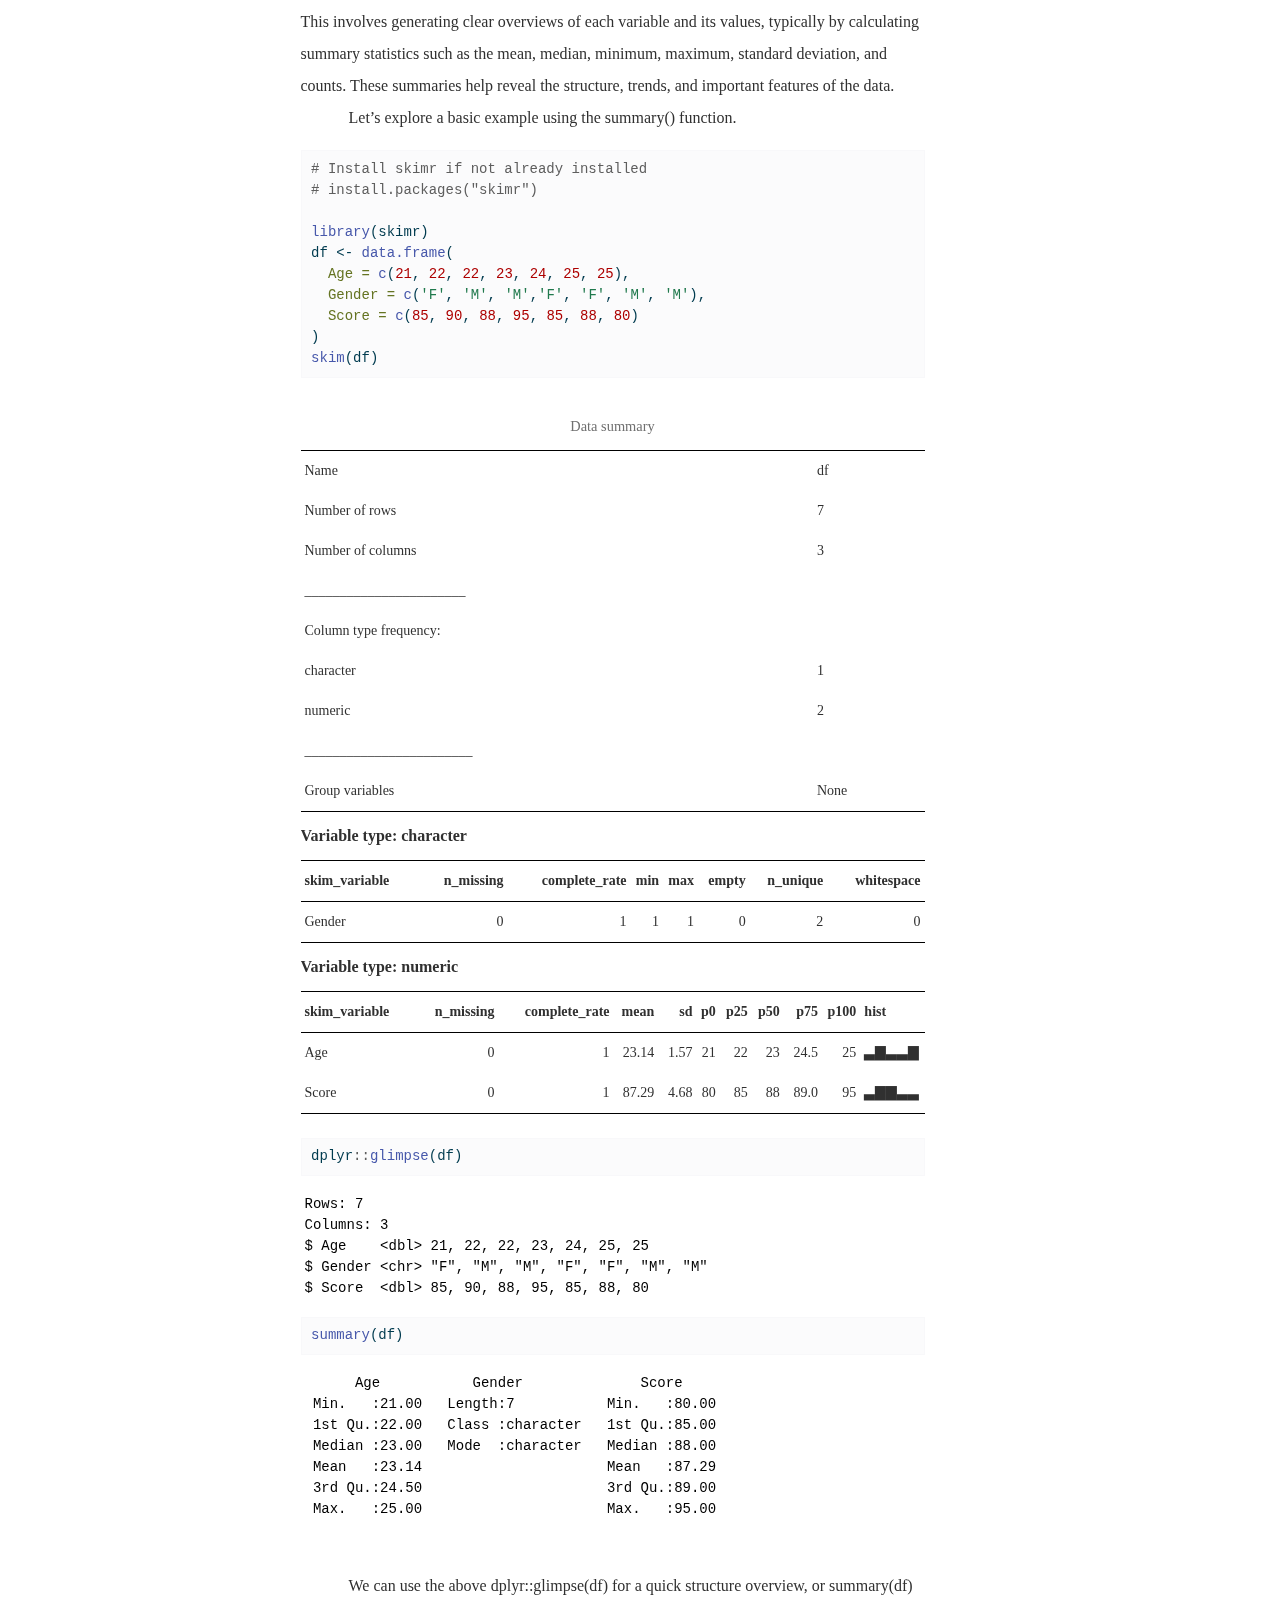
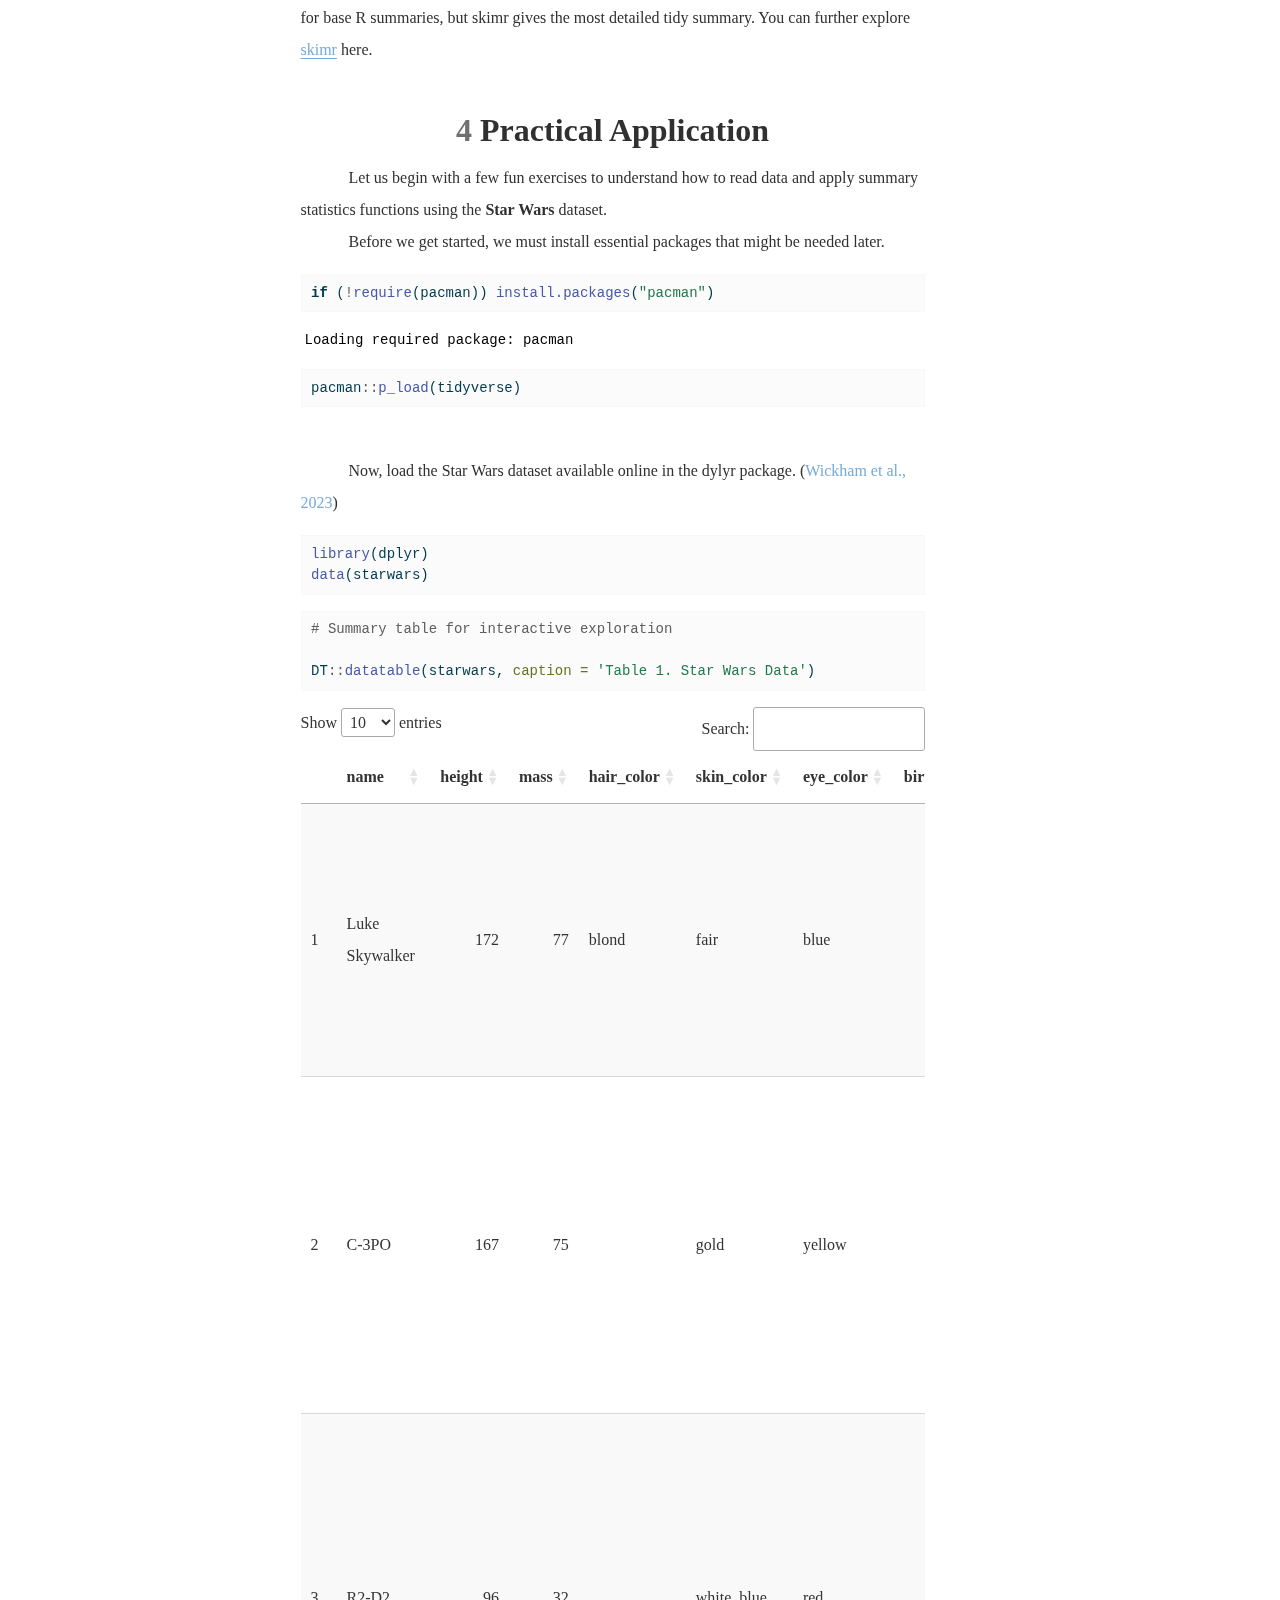
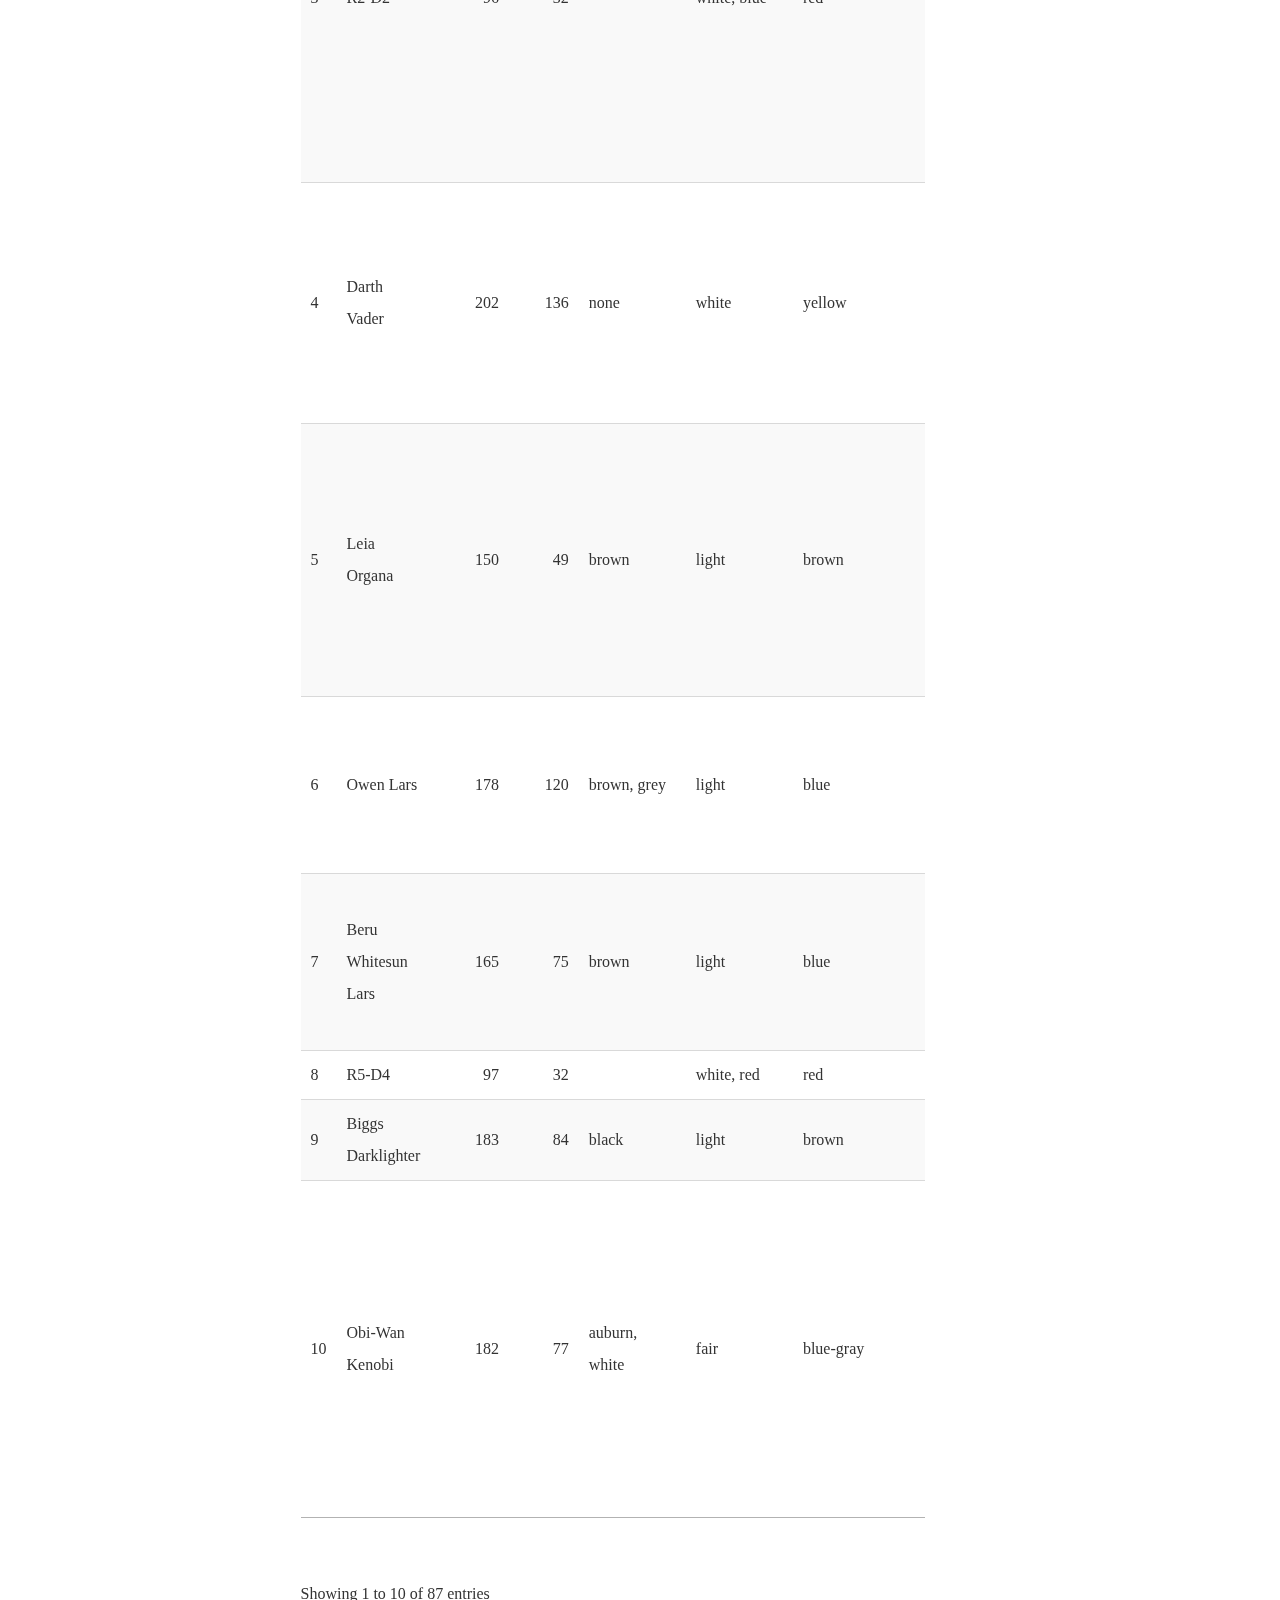
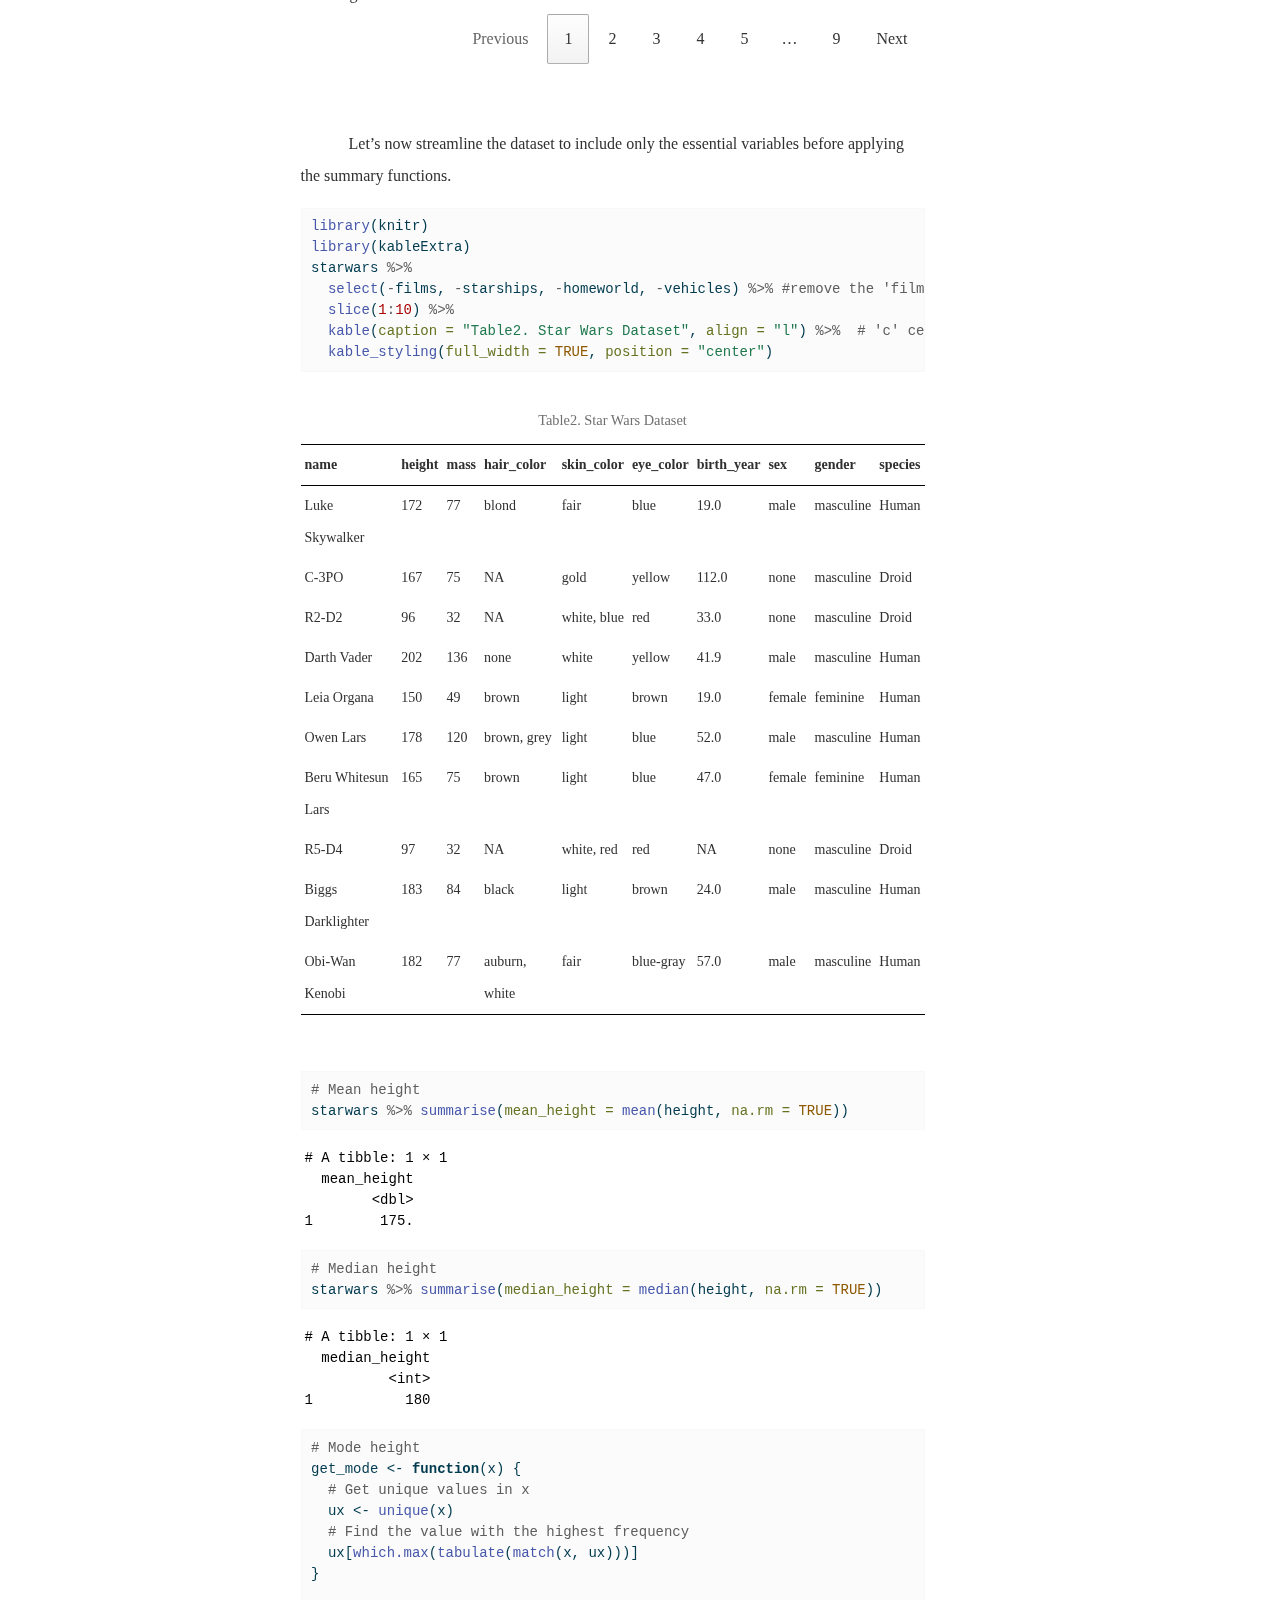
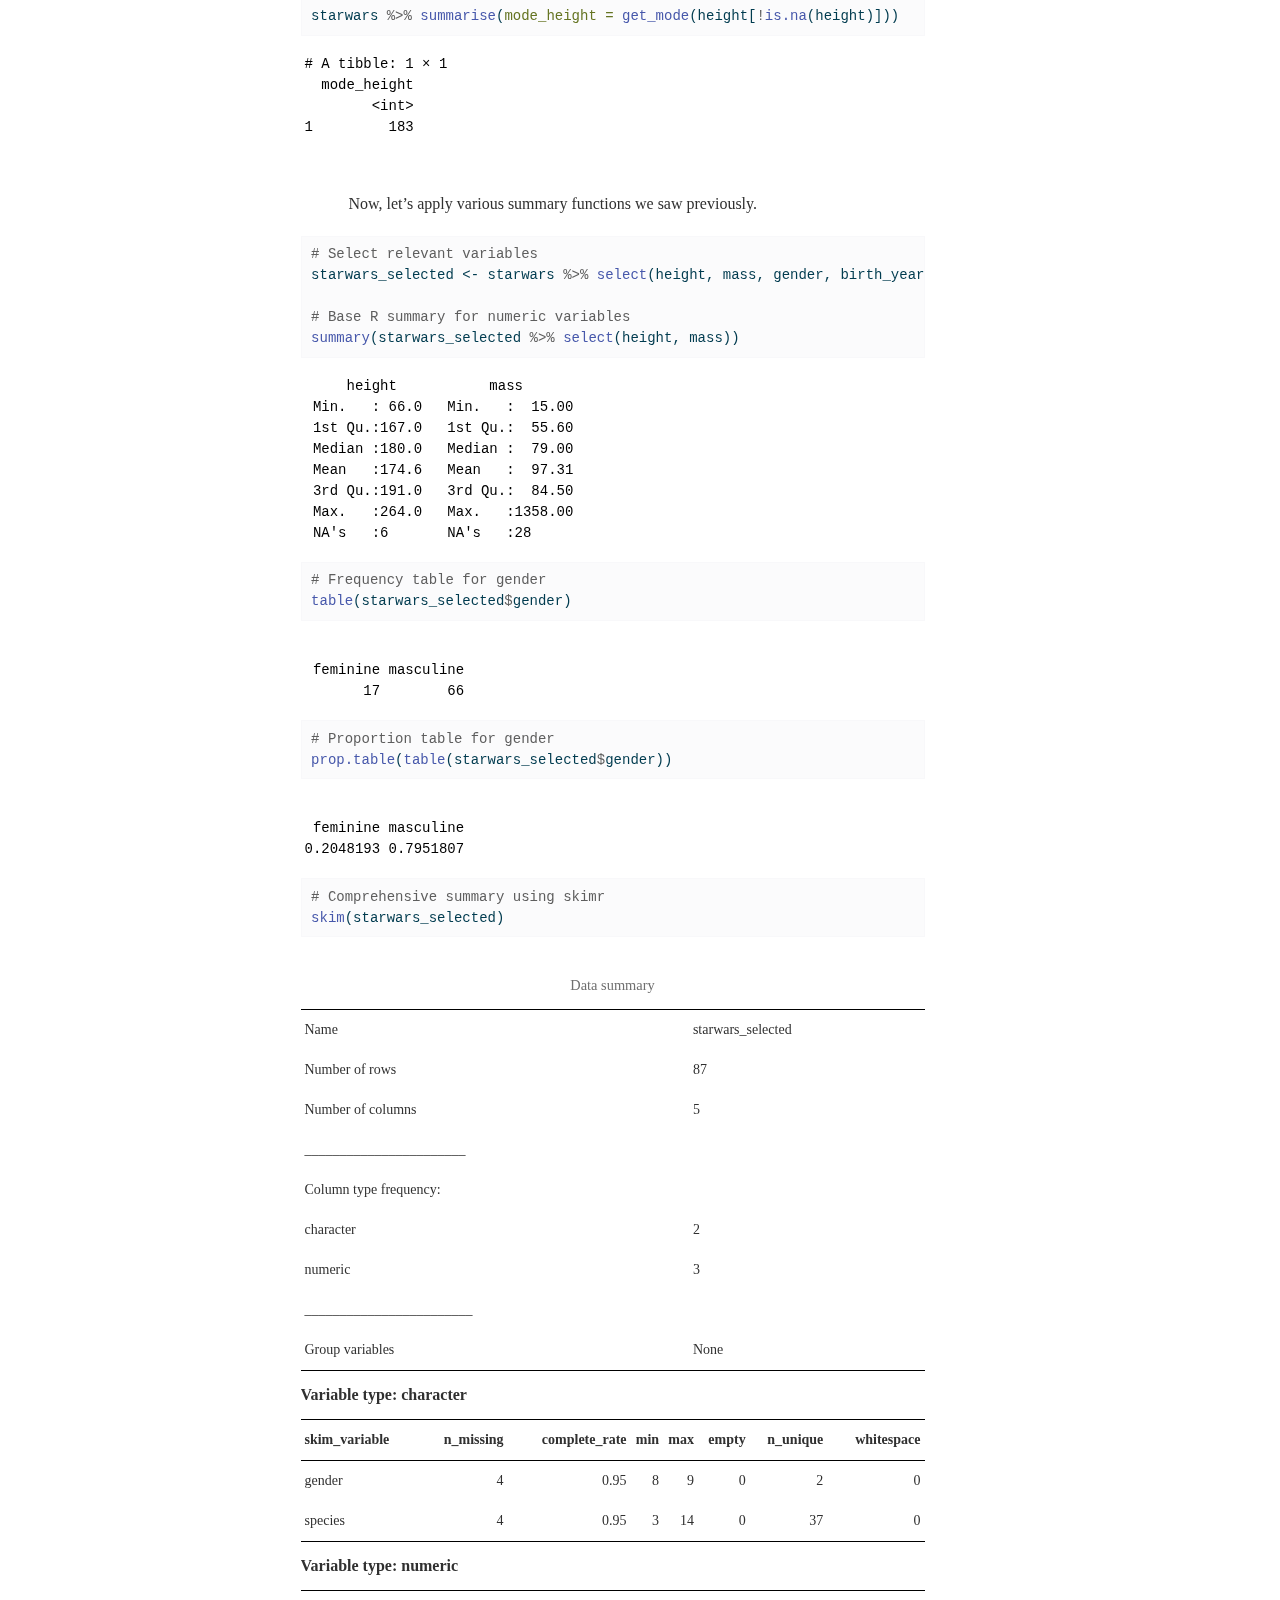
<file: summarystatistics.html>
<!DOCTYPE html>
<html xmlns="http://www.w3.org/1999/xhtml" lang="en" xml:lang="en"><head>

<meta charset="utf-8">
<meta name="generator" content="quarto-1.7.31">

<meta name="viewport" content="width=device-width, initial-scale=1.0, user-scalable=yes">

<meta name="author" content="Jelin George">
<meta name="keywords" content="summary statistics, R programming, data analysis, data visualisation, data summarisation">
<meta name="description" content="SUMMARY STATISTICS AND TECHNIQUES IN R">

<title>The Importance of Summary Statistics and Techniques for Creating Them in R</title>
<style>
code{white-space: pre-wrap;}
span.smallcaps{font-variant: small-caps;}
div.columns{display: flex; gap: min(4vw, 1.5em);}
div.column{flex: auto; overflow-x: auto;}
div.hanging-indent{margin-left: 1.5em; text-indent: -1.5em;}
ul.task-list{list-style: none;}
ul.task-list li input[type="checkbox"] {
  width: 0.8em;
  margin: 0 0.8em 0.2em -1em; /* quarto-specific, see https://github.com/quarto-dev/quarto-cli/issues/4556 */ 
  vertical-align: middle;
}
/* CSS for syntax highlighting */
html { -webkit-text-size-adjust: 100%; }
pre > code.sourceCode { white-space: pre; position: relative; }
pre > code.sourceCode > span { display: inline-block; line-height: 1.25; }
pre > code.sourceCode > span:empty { height: 1.2em; }
.sourceCode { overflow: visible; }
code.sourceCode > span { color: inherit; text-decoration: inherit; }
div.sourceCode { margin: 1em 0; }
pre.sourceCode { margin: 0; }
@media screen {
div.sourceCode { overflow: auto; }
}
@media print {
pre > code.sourceCode { white-space: pre-wrap; }
pre > code.sourceCode > span { text-indent: -5em; padding-left: 5em; }
}
pre.numberSource code
  { counter-reset: source-line 0; }
pre.numberSource code > span
  { position: relative; left: -4em; counter-increment: source-line; }
pre.numberSource code > span > a:first-child::before
  { content: counter(source-line);
    position: relative; left: -1em; text-align: right; vertical-align: baseline;
    border: none; display: inline-block;
    -webkit-touch-callout: none; -webkit-user-select: none;
    -khtml-user-select: none; -moz-user-select: none;
    -ms-user-select: none; user-select: none;
    padding: 0 4px; width: 4em;
  }
pre.numberSource { margin-left: 3em;  padding-left: 4px; }
div.sourceCode
  {   }
@media screen {
pre > code.sourceCode > span > a:first-child::before { text-decoration: underline; }
}
/* CSS for citations */
div.csl-bib-body { }
div.csl-entry {
  clear: both;
  margin-bottom: 0em;
}
.hanging-indent div.csl-entry {
  margin-left:2em;
  text-indent:-2em;
}
div.csl-left-margin {
  min-width:2em;
  float:left;
}
div.csl-right-inline {
  margin-left:2em;
  padding-left:1em;
}
div.csl-indent {
  margin-left: 2em;
}</style>


<script src="summarystatistics_files/libs/clipboard/clipboard.min.js"></script>
<script src="summarystatistics_files/libs/quarto-html/quarto.js" type="module"></script>
<script src="summarystatistics_files/libs/quarto-html/tabsets/tabsets.js" type="module"></script>
<script src="summarystatistics_files/libs/quarto-html/popper.min.js"></script>
<script src="summarystatistics_files/libs/quarto-html/tippy.umd.min.js"></script>
<link href="summarystatistics_files/libs/quarto-html/tippy.css" rel="stylesheet">
<link href="summarystatistics_files/libs/quarto-html/quarto-syntax-highlighting-e1a5c8363afafaef2c763b6775fbf3ca.css" rel="stylesheet" id="quarto-text-highlighting-styles">
<script src="summarystatistics_files/libs/bootstrap/bootstrap.min.js"></script>
<link href="summarystatistics_files/libs/bootstrap/bootstrap-icons.css" rel="stylesheet">
<link href="summarystatistics_files/libs/bootstrap/bootstrap-0b4f8f062259680727f571f44257d5af.min.css" rel="stylesheet" append-hash="true" id="quarto-bootstrap" data-mode="light">
<link href="summarystatistics_files/libs/htmltools-fill-0.5.8.1/fill.css" rel="stylesheet">
<script src="summarystatistics_files/libs/htmlwidgets-1.6.4/htmlwidgets.js"></script>
<link href="summarystatistics_files/libs/datatables-css-0.0.0/datatables-crosstalk.css" rel="stylesheet">
<script src="summarystatistics_files/libs/datatables-binding-0.33/datatables.js"></script>
<script src="summarystatistics_files/libs/jquery-3.6.0/jquery-3.6.0.min.js"></script>
<link href="summarystatistics_files/libs/dt-core-1.13.6/css/jquery.dataTables.min.css" rel="stylesheet">
<link href="summarystatistics_files/libs/dt-core-1.13.6/css/jquery.dataTables.extra.css" rel="stylesheet">
<script src="summarystatistics_files/libs/dt-core-1.13.6/js/jquery.dataTables.min.js"></script>
<link href="summarystatistics_files/libs/crosstalk-1.2.1/css/crosstalk.min.css" rel="stylesheet">
<script src="summarystatistics_files/libs/crosstalk-1.2.1/js/crosstalk.min.js"></script>
<script src="summarystatistics_files/libs/kePrint-0.0.1/kePrint.js"></script>
<link href="summarystatistics_files/libs/lightable-0.0.1/lightable.css" rel="stylesheet">


<link rel="stylesheet" href="_extensions/wjschne/apaquarto/apa.css">
<link rel="stylesheet" href="styles.css">
</head>

<body class="quarto-light">

<div id="quarto-content" class="page-columns page-rows-contents page-layout-article toc-left">
<div id="quarto-sidebar-toc-left" class="sidebar toc-left">
  <nav id="TOC" role="doc-toc" class="toc-active">
    <h2 id="toc-title">Table of contents</h2>
   
  <ul>
  <li><a href="#what-is-summary-statistics" id="toc-what-is-summary-statistics" class="nav-link active" data-scroll-target="#what-is-summary-statistics"><span class="header-section-number">1</span> What is Summary Statistics?</a></li>
  <li><a href="#key-measures-in-summary-statistics" id="toc-key-measures-in-summary-statistics" class="nav-link" data-scroll-target="#key-measures-in-summary-statistics"><span class="header-section-number">2</span> Key Measures in Summary Statistics</a>
  <ul class="collapse">
  <li><a href="#measures-of-central-tendency" id="toc-measures-of-central-tendency" class="nav-link" data-scroll-target="#measures-of-central-tendency"><span class="header-section-number">2.1</span> Measures of Central Tendency</a></li>
  <li><a href="#measures-of-dispersion" id="toc-measures-of-dispersion" class="nav-link" data-scroll-target="#measures-of-dispersion"><span class="header-section-number">2.2</span> Measures of Dispersion</a></li>
  <li><a href="#measures-of-shape-and-distribution" id="toc-measures-of-shape-and-distribution" class="nav-link" data-scroll-target="#measures-of-shape-and-distribution"><span class="header-section-number">2.3</span> Measures of Shape and Distribution</a></li>
  <li><a href="#handling-missing-data" id="toc-handling-missing-data" class="nav-link" data-scroll-target="#handling-missing-data"><span class="header-section-number">2.4</span> Handling Missing Data</a></li>
  <li><a href="#frequency-and-cross-tabulation-techniques" id="toc-frequency-and-cross-tabulation-techniques" class="nav-link" data-scroll-target="#frequency-and-cross-tabulation-techniques"><span class="header-section-number">2.5</span> Frequency and Cross-Tabulation Techniques</a></li>
  </ul></li>
  <li><a href="#summarizing-data-frames" id="toc-summarizing-data-frames" class="nav-link" data-scroll-target="#summarizing-data-frames"><span class="header-section-number">3</span> Summarizing Data Frames</a></li>
  <li><a href="#practical-application" id="toc-practical-application" class="nav-link" data-scroll-target="#practical-application"><span class="header-section-number">4</span> Practical Application</a></li>
  <li><a href="#limitations" id="toc-limitations" class="nav-link" data-scroll-target="#limitations"><span class="header-section-number">5</span> Limitations</a></li>
  <li><a href="#future-direction" id="toc-future-direction" class="nav-link" data-scroll-target="#future-direction"><span class="header-section-number">6</span> Future Direction</a></li>
  <li><a href="#conclusion" id="toc-conclusion" class="nav-link" data-scroll-target="#conclusion"><span class="header-section-number">7</span> Conclusion</a></li>
  <li><a href="#references" id="toc-references" class="nav-link" data-scroll-target="#references"><span class="header-section-number">8</span> References</a></li>
  <li><a href="#affadative" id="toc-affadative" class="nav-link" data-scroll-target="#affadative"><span class="header-section-number">9</span> Affadative</a></li>
  </ul>
<div class="quarto-alternate-formats"><h2>Other Formats</h2><ul><li><a href="summarystatistics.pdf"><i class="bi bi-file-pdf"></i>Typst (apaquarto)</a></li><li><a href="summarystatistics.pdf"><i class="bi bi-file-pdf"></i>PDF (apaquarto)</a></li></ul></div></nav>
</div>
<div id="quarto-margin-sidebar" class="sidebar margin-sidebar zindex-bottom">
</div>
<main class="content" id="quarto-document-content">




<br>

<br>

<section id="title" class="level1 title unnumbered unlisted">
<h1 class="title unnumbered unlisted">The Importance of Summary Statistics and Techniques for Creating Them in R</h1>
<div class="Author">
<br>

<p>Jelin George</p>
<p>International Management, M.A., Hochschule Fresenius - University of Applied Science</p>
</div>
<br>

<br>

</section>
<section id="author-note" class="level1 unnumbered unlisted AuthorNote">
<h1 class="unnumbered unlisted AuthorNote">Author Note</h1>
<p>Correspondence concerning this article should be addressed to Jelin George, International Management, M.A., Hochschule Fresenius - University of Applied Science, Email: <a href="mailto:george.jelin@stud-hs.fresenius.de">george.jelin@stud-hs.fresenius.de</a></p>
<br>
</section>
<section id="abstract" class="level1 unnumbered unlisted AuthorNote">
<h1 class="unnumbered unlisted AuthorNote">Abstract</h1>
<div class="AbstractFirstParagraph">
<p>This document presents a concise overview of summary statistics and their importance in R. Summary statistics - such as mean, median, standard deviation, and frequency counts - capture the key features of a dataset, enabling quick exploration and interpretation. R provides powerful functions and visualization tools to efficiently compute and present these statistics, making them essential for simplifying data, identifying patterns, and supporting informed analysis and decision-making.</p>
</div>
<p><em>Keywords</em>: summary statistics, R programming, data analysis, data visualisation, data summarisation</p>
<br>
</section>
<section id="firstheader" class="level1 title unnumbered unlisted">
<h1 class="title unnumbered unlisted">The Importance of Summary Statistics and Techniques for Creating Them in R</h1>
<p><br> <!-- The introduction should not have a level-1 heading such as Introduction. --> <em>Summary statistics</em> are concise numerical measures that capture the essential characteristics of a dataset. They serve as foundational tools in data analysis, providing concise descriptions of large datasets. They help analysts and researchers understand the central tendencies, variability, and overall distribution of data, making complex datasets interpretable and actionable. Without summary statistics, raw data would be overwhelming and difficult to interpret, making it challenging to draw meaningful conclusions or communicate findings effectively.</p>
<p>In R, summary statistics are foundational for data analysis, enabling users to efficiently condense complex data into interpretable values like the mean, median, mode, standard deviation, and quantiles. These statistics provide a snapshot of the data, facilitating initial exploration, quality checks, and communication of results.</p>
<p>In this document, we will:</p>
<ul>
<li><p>Define summary statistics and their importance</p></li>
<li><p>Explore key measures and techniques</p></li>
<li><p>Demonstrate practical application with code</p></li>
<li><p>Discuss best practices and common pitfalls.</p></li>
</ul>
</section>
<section id="what-is-summary-statistics" class="level1" data-number="1">
<h1 data-number="1"><span class="header-section-number">1</span> What is Summary Statistics?</h1>
<p>Summary statistics are numerical values that describe the main features of a dataset, such as its center and spread. They simplify complex data into easily interpretable numbers, offering quick insights into trends and variability, and serve as a foundation for further analysis. These statistics provide a snapshot of the data, facilitating initial exploration, quality checks, and communication of results.</p>
<p>R offers a rich ecosystem of functions and packages - such as summary(), dplyr::summarise(), and visualization tools like histograms and boxplots - that streamline the computation and presentation of summary statistics for both numeric and categorical data. Their importance lies in simplifying large datasets, revealing patterns and outliers, and laying the groundwork for deeper statistical analyses and informed decision-making.</p>
<p>As the first and often most critical step in any analytical workflow, summary statistics in R empower analysts and researchers to understand, compare, and communicate data-driven insights with clarity and precision.</p>
<p>Summary statistics can be typically divided into:</p>
<ol type="1">
<li><p><strong>Descriptive statistics</strong>: Summarize the main features of a dataset (e.g., mean, median, mode). <em>This will be our focus here.</em></p></li>
<li><p><strong>Inferential statistics</strong>: Make predictions or inferences about a population based on a sample (not the focus here).</p></li>
</ol>
<p>Sources: <span class="citation" data-cites="lane2013descriptive">(<a href="#ref-lane2013descriptive" role="doc-biblioref">Lane, 2013</a>)</span> <span class="citation" data-cites="oh2023making">(<a href="#ref-oh2023making" role="doc-biblioref">Oh &amp; Pyrczak, 2023</a>)</span></p>
<p>Watch this <a href="https://www.youtube.com/watch?v=yoPGwvUzjgQ"><strong>tutorial video</strong></a> on Summary Statistics to get you started.</p>
<p><br></p>
</section>
<section id="key-measures-in-summary-statistics" class="level1" data-number="2">
<h1 data-number="2"><span class="header-section-number">2</span> Key Measures in Summary Statistics</h1>
<section id="measures-of-central-tendency" class="level2" data-number="2.1">
<h2 data-number="2.1" data-anchor-id="measures-of-central-tendency"><span class="header-section-number">2.1</span> Measures of Central Tendency</h2>
<p>Central tendency measures indicate where most values in a dataset fall.</p>
<ul>
<li><p><strong>Mean</strong>: The arithmetic average. Add up all the values, then divide by how many there are to get the average of all the numbers.</p></li>
<li><p><strong>Median</strong>: The middle value when data is ordered. If there’s an even number, it’s the average of the two middle numbers.</p></li>
<li><p><strong>Mode</strong>: The most frequently occurring value.</p></li>
</ul>
<div class="cell">
<div class="sourceCode cell-code" id="cb1"><pre class="sourceCode r code-with-copy"><code class="sourceCode r"><span id="cb1-1"><a href="#cb1-1" aria-hidden="true" tabindex="-1"></a><span class="co"># Example in R</span></span>
<span id="cb1-2"><a href="#cb1-2" aria-hidden="true" tabindex="-1"></a>data <span class="ot">&lt;-</span> <span class="fu">c</span>(<span class="dv">2</span>, <span class="dv">4</span>, <span class="dv">4</span>, <span class="dv">4</span>, <span class="dv">5</span>, <span class="dv">7</span>, <span class="dv">9</span>)</span>
<span id="cb1-3"><a href="#cb1-3" aria-hidden="true" tabindex="-1"></a><span class="fu">mean</span>(data)   <span class="co"># Arithmetic mean</span></span></code><button title="Copy to Clipboard" class="code-copy-button"><i class="bi"></i></button></pre></div>
<div class="cell-output cell-output-stdout">
<pre><code>[1] 5</code></pre>
</div>
<div class="sourceCode cell-code" id="cb3"><pre class="sourceCode r code-with-copy"><code class="sourceCode r"><span id="cb3-1"><a href="#cb3-1" aria-hidden="true" tabindex="-1"></a><span class="fu">median</span>(data) <span class="co"># Median</span></span></code><button title="Copy to Clipboard" class="code-copy-button"><i class="bi"></i></button></pre></div>
<div class="cell-output cell-output-stdout">
<pre><code>[1] 4</code></pre>
</div>
<div class="sourceCode cell-code" id="cb5"><pre class="sourceCode r code-with-copy"><code class="sourceCode r"><span id="cb5-1"><a href="#cb5-1" aria-hidden="true" tabindex="-1"></a>Mode <span class="ot">&lt;-</span> <span class="cf">function</span>(x) {</span>
<span id="cb5-2"><a href="#cb5-2" aria-hidden="true" tabindex="-1"></a>  ux <span class="ot">&lt;-</span> <span class="fu">unique</span>(x)</span>
<span id="cb5-3"><a href="#cb5-3" aria-hidden="true" tabindex="-1"></a>  ux[<span class="fu">which.max</span>(<span class="fu">tabulate</span>(<span class="fu">match</span>(x, ux)))]</span>
<span id="cb5-4"><a href="#cb5-4" aria-hidden="true" tabindex="-1"></a>}</span>
<span id="cb5-5"><a href="#cb5-5" aria-hidden="true" tabindex="-1"></a><span class="fu">Mode</span>(data)   <span class="co"># Mode</span></span></code><button title="Copy to Clipboard" class="code-copy-button"><i class="bi"></i></button></pre></div>
<div class="cell-output cell-output-stdout">
<pre><code>[1] 4</code></pre>
</div>
</div>
</section>
<section id="measures-of-dispersion" class="level2" data-number="2.2">
<h2 data-number="2.2" data-anchor-id="measures-of-dispersion"><span class="header-section-number">2.2</span> Measures of Dispersion</h2>
<p>Dispersion measures describe the spread of data.</p>
<ul>
<li><p><strong>Range</strong>: Difference between max and min values.</p></li>
<li><p><strong>Variance</strong>: Average squared deviation from the mean.</p></li>
<li><p><strong>Standard Deviation</strong>: Square root of variance.</p></li>
<li><p><strong>Interquartile Range (IQR)</strong>: Range between the 25th and 75th percentiles.</p></li>
<li><p><strong>Coefficient of Variation</strong>: Standard deviation divided by the mean.</p></li>
</ul>
<div class="cell">
<div class="sourceCode cell-code" id="cb7"><pre class="sourceCode r code-with-copy"><code class="sourceCode r"><span id="cb7-1"><a href="#cb7-1" aria-hidden="true" tabindex="-1"></a><span class="fu">range</span>(data)</span></code><button title="Copy to Clipboard" class="code-copy-button"><i class="bi"></i></button></pre></div>
<div class="cell-output cell-output-stdout">
<pre><code>[1] 2 9</code></pre>
</div>
<div class="sourceCode cell-code" id="cb9"><pre class="sourceCode r code-with-copy"><code class="sourceCode r"><span id="cb9-1"><a href="#cb9-1" aria-hidden="true" tabindex="-1"></a><span class="fu">var</span>(data)</span></code><button title="Copy to Clipboard" class="code-copy-button"><i class="bi"></i></button></pre></div>
<div class="cell-output cell-output-stdout">
<pre><code>[1] 5.333333</code></pre>
</div>
<div class="sourceCode cell-code" id="cb11"><pre class="sourceCode r code-with-copy"><code class="sourceCode r"><span id="cb11-1"><a href="#cb11-1" aria-hidden="true" tabindex="-1"></a><span class="fu">sd</span>(data)</span></code><button title="Copy to Clipboard" class="code-copy-button"><i class="bi"></i></button></pre></div>
<div class="cell-output cell-output-stdout">
<pre><code>[1] 2.309401</code></pre>
</div>
<div class="sourceCode cell-code" id="cb13"><pre class="sourceCode r code-with-copy"><code class="sourceCode r"><span id="cb13-1"><a href="#cb13-1" aria-hidden="true" tabindex="-1"></a><span class="fu">IQR</span>(data)</span></code><button title="Copy to Clipboard" class="code-copy-button"><i class="bi"></i></button></pre></div>
<div class="cell-output cell-output-stdout">
<pre><code>[1] 2</code></pre>
</div>
<div class="sourceCode cell-code" id="cb15"><pre class="sourceCode r code-with-copy"><code class="sourceCode r"><span id="cb15-1"><a href="#cb15-1" aria-hidden="true" tabindex="-1"></a><span class="fu">sd</span>(data)<span class="sc">/</span><span class="fu">mean</span>(data) <span class="co"># Coefficient of Variation</span></span></code><button title="Copy to Clipboard" class="code-copy-button"><i class="bi"></i></button></pre></div>
<div class="cell-output cell-output-stdout">
<pre><code>[1] 0.4618802</code></pre>
</div>
</div>
</section>
<section id="measures-of-shape-and-distribution" class="level2" data-number="2.3">
<h2 data-number="2.3" data-anchor-id="measures-of-shape-and-distribution"><span class="header-section-number">2.3</span> Measures of Shape and Distribution</h2>
<p>Describe the overall pattern and characteristics of how data values are distributed within a dataset.</p>
<ul>
<li><strong>Skewness</strong>: Measures asymmetry of the distribution.</li>
<li><strong>Kurtosis</strong>: Measures “tailedness” or peakedness of the distribution.</li>
</ul>
<div class="cell">
<div class="sourceCode cell-code" id="cb17"><pre class="sourceCode r code-with-copy"><code class="sourceCode r"><span id="cb17-1"><a href="#cb17-1" aria-hidden="true" tabindex="-1"></a><span class="fu">library</span>(e1071)</span>
<span id="cb17-2"><a href="#cb17-2" aria-hidden="true" tabindex="-1"></a><span class="fu">skewness</span>(data)</span></code><button title="Copy to Clipboard" class="code-copy-button"><i class="bi"></i></button></pre></div>
<div class="cell-output cell-output-stdout">
<pre><code>[1] 0.4871393</code></pre>
</div>
<div class="sourceCode cell-code" id="cb19"><pre class="sourceCode r code-with-copy"><code class="sourceCode r"><span id="cb19-1"><a href="#cb19-1" aria-hidden="true" tabindex="-1"></a><span class="fu">kurtosis</span>(data) </span></code><button title="Copy to Clipboard" class="code-copy-button"><i class="bi"></i></button></pre></div>
<div class="cell-output cell-output-stdout">
<pre><code>[1] -1.212054</code></pre>
</div>
</div>
<p><br> <strong>Visualization tools to help understand distribution of data better.</strong></p>
<ul>
<li><strong>Histogram</strong>: It displays how data values are distributed across different intervals in patterns like bell-shaped (normal), J-shaped, or skewed distributions, as well as spot outlines and the overall spread of the data.</li>
</ul>
<p>As shown below, the distribution is centered around 4.</p>
<div class="cell">
<div class="sourceCode cell-code" id="cb21"><pre class="sourceCode r code-with-copy"><code class="sourceCode r"><span id="cb21-1"><a href="#cb21-1" aria-hidden="true" tabindex="-1"></a><span class="co"># This histogram shows the distribution in the example we set previously.</span></span>
<span id="cb21-2"><a href="#cb21-2" aria-hidden="true" tabindex="-1"></a></span>
<span id="cb21-3"><a href="#cb21-3" aria-hidden="true" tabindex="-1"></a><span class="co">#| label: fig-histogram</span></span>
<span id="cb21-4"><a href="#cb21-4" aria-hidden="true" tabindex="-1"></a><span class="co">#| fig-cap: "Histogram of the data"</span></span>
<span id="cb21-5"><a href="#cb21-5" aria-hidden="true" tabindex="-1"></a><span class="fu">hist</span>(data, <span class="at">main=</span><span class="st">"Figure1Histogram of Data"</span>, <span class="at">col =</span> <span class="st">"grey"</span>)</span></code><button title="Copy to Clipboard" class="code-copy-button"><i class="bi"></i></button></pre></div>
<div class="cell-output-display">
<div>
<figure class="figure">
<p><img src="summarystatistics_files/figure-html/unnamed-chunk-4-1.svg" class="img-fluid figure-img" width="624"></p>
</figure>
</div>
</div>
</div>
<p><br></p>
<ul>
<li><strong>Boxplot</strong>: A graphical tool that visually summarizes the distribution, central tendency, spread, and skewness of numerical data using the five-number summary: minimum, first quartile (Q1), median, third quartile (Q3), and maximum.</li>
</ul>
<div class="cell">
<div class="sourceCode cell-code" id="cb22"><pre class="sourceCode r code-with-copy"><code class="sourceCode r"><span id="cb22-1"><a href="#cb22-1" aria-hidden="true" tabindex="-1"></a><span class="fu">boxplot</span>(data, <span class="at">main=</span><span class="st">"Boxplot of Data"</span>, <span class="at">col=</span><span class="st">"grey"</span>)</span></code><button title="Copy to Clipboard" class="code-copy-button"><i class="bi"></i></button></pre></div>
<div class="cell-output-display">
<div>
<figure class="figure">
<p><img src="summarystatistics_files/figure-html/unnamed-chunk-5-1.svg" class="img-fluid figure-img" width="624"></p>
</figure>
</div>
</div>
</div>
</section>
<section id="handling-missing-data" class="level2" data-number="2.4">
<h2 data-number="2.4" data-anchor-id="handling-missing-data"><span class="header-section-number">2.4</span> Handling Missing Data</h2>
<p>Missing data can bias summary statistics if not handled properly.</p>
<p>Types of missing data: MCAR (Missing Completely at Random), MAR (Missing at Random), MNAR (Missing Not at Random).</p>
<p>Techniques: Omit missing values, impute with mean/median/mode, or use advanced imputation.</p>
<div class="cell">
<div class="sourceCode cell-code" id="cb23"><pre class="sourceCode r code-with-copy"><code class="sourceCode r"><span id="cb23-1"><a href="#cb23-1" aria-hidden="true" tabindex="-1"></a>data_with_na <span class="ot">&lt;-</span> <span class="fu">c</span>(<span class="dv">2</span>, <span class="dv">4</span>, <span class="cn">NA</span>, <span class="dv">4</span>, <span class="dv">5</span>, <span class="cn">NA</span>, <span class="dv">9</span>)</span>
<span id="cb23-2"><a href="#cb23-2" aria-hidden="true" tabindex="-1"></a><span class="fu">mean</span>(data_with_na, <span class="at">na.rm=</span><span class="cn">TRUE</span>) <span class="co"># Ignore NAs</span></span></code><button title="Copy to Clipboard" class="code-copy-button"><i class="bi"></i></button></pre></div>
<div class="cell-output cell-output-stdout">
<pre><code>[1] 4.8</code></pre>
</div>
</div>
<p><br></p>
</section>
<section id="frequency-and-cross-tabulation-techniques" class="level2" data-number="2.5">
<h2 data-number="2.5" data-anchor-id="frequency-and-cross-tabulation-techniques"><span class="header-section-number">2.5</span> Frequency and Cross-Tabulation Techniques</h2>
<p><strong>Frequency table</strong>: A tool used to organize and display how often each value or category occurs in a dataset. It typically consists of two or more columns: one listing all possible values or categories, and another showing the frequency (count) of each making it easier to see which values are common or rare, summarize large sets of data, and identify patterns.</p>
<ul>
<li><strong>Relative frequency</strong>: Proportion of each category.</li>
<li><strong>Cumulative frequency</strong>: Running total of frequencies.</li>
</ul>
<div class="cell">
<div class="sourceCode cell-code" id="cb25"><pre class="sourceCode r code-with-copy"><code class="sourceCode r"><span id="cb25-1"><a href="#cb25-1" aria-hidden="true" tabindex="-1"></a><span class="co"># To create a frequency table </span></span>
<span id="cb25-2"><a href="#cb25-2" aria-hidden="true" tabindex="-1"></a>category <span class="ot">&lt;-</span> <span class="fu">c</span>(<span class="st">'A'</span>, <span class="st">'B'</span>, <span class="st">'A'</span>, <span class="st">'C'</span>, <span class="st">'B'</span>, <span class="st">'A'</span>)</span>
<span id="cb25-3"><a href="#cb25-3" aria-hidden="true" tabindex="-1"></a><span class="fu">table</span>(category)</span></code><button title="Copy to Clipboard" class="code-copy-button"><i class="bi"></i></button></pre></div>
<div class="cell-output cell-output-stdout">
<pre><code>category
A B C 
3 2 1 </code></pre>
</div>
<div class="sourceCode cell-code" id="cb27"><pre class="sourceCode r code-with-copy"><code class="sourceCode r"><span id="cb27-1"><a href="#cb27-1" aria-hidden="true" tabindex="-1"></a><span class="co"># To calculate the proportion of each unique value in the vector category</span></span>
<span id="cb27-2"><a href="#cb27-2" aria-hidden="true" tabindex="-1"></a><span class="fu">prop.table</span>(<span class="fu">table</span>(category)) <span class="sc">|&gt;</span></span>
<span id="cb27-3"><a href="#cb27-3" aria-hidden="true" tabindex="-1"></a><span class="fu">round</span>(<span class="at">digits =</span> <span class="dv">2</span>)</span></code><button title="Copy to Clipboard" class="code-copy-button"><i class="bi"></i></button></pre></div>
<div class="cell-output cell-output-stdout">
<pre><code>category
   A    B    C 
0.50 0.33 0.17 </code></pre>
</div>
</div>
<div class="cell">
<div class="sourceCode cell-code" id="cb29"><pre class="sourceCode r code-with-copy"><code class="sourceCode r"><span id="cb29-1"><a href="#cb29-1" aria-hidden="true" tabindex="-1"></a><span class="co"># To calculate the total of frequencies</span></span>
<span id="cb29-2"><a href="#cb29-2" aria-hidden="true" tabindex="-1"></a>category <span class="ot">&lt;-</span> <span class="fu">c</span>(<span class="st">'A'</span>, <span class="st">'B'</span>, <span class="st">'A'</span>, <span class="st">'C'</span>, <span class="st">'B'</span>, <span class="st">'A'</span>)</span>
<span id="cb29-3"><a href="#cb29-3" aria-hidden="true" tabindex="-1"></a>cumulative_freq <span class="ot">&lt;-</span> <span class="fu">cumsum</span>(<span class="fu">table</span>(category))</span>
<span id="cb29-4"><a href="#cb29-4" aria-hidden="true" tabindex="-1"></a>cumulative_freq</span></code><button title="Copy to Clipboard" class="code-copy-button"><i class="bi"></i></button></pre></div>
<div class="cell-output cell-output-stdout">
<pre><code>A B C 
3 5 6 </code></pre>
</div>
</div>
<p><br><strong>Cross-tabulations</strong> (contingency tables): Used in statistics to examine and summarise the relationship between two or more categorical variables. In a cross-tabulation, one variable’s categories are arranged in the rows and another variable’s categories in the columns, with each cell showing the frequency (count) of observations that fall into the corresponding combination of categories.</p>
<div class="cell">
<div class="sourceCode cell-code" id="cb31"><pre class="sourceCode r code-with-copy"><code class="sourceCode r"><span id="cb31-1"><a href="#cb31-1" aria-hidden="true" tabindex="-1"></a>gender <span class="ot">&lt;-</span> <span class="fu">c</span>(<span class="st">'M'</span>, <span class="st">'F'</span>, <span class="st">'F'</span>, <span class="st">'M'</span>, <span class="st">'F'</span>, <span class="st">'M'</span>)</span>
<span id="cb31-2"><a href="#cb31-2" aria-hidden="true" tabindex="-1"></a><span class="fu">table</span>(category, gender)</span></code><button title="Copy to Clipboard" class="code-copy-button"><i class="bi"></i></button></pre></div>
<div class="cell-output cell-output-stdout">
<pre><code>        gender
category F M
       A 1 2
       B 2 0
       C 0 1</code></pre>
</div>
</div>
<p>Row/column proportions: Use prop.table() with margin argument.</p>
<div class="cell">
<div class="sourceCode cell-code" id="cb33"><pre class="sourceCode r code-with-copy"><code class="sourceCode r"><span id="cb33-1"><a href="#cb33-1" aria-hidden="true" tabindex="-1"></a>gender <span class="ot">&lt;-</span> <span class="fu">c</span>(<span class="st">'M'</span>, <span class="st">'F'</span>, <span class="st">'F'</span>, <span class="st">'M'</span>, <span class="st">'F'</span>, <span class="st">'M'</span>)</span>
<span id="cb33-2"><a href="#cb33-2" aria-hidden="true" tabindex="-1"></a><span class="fu">prop.table</span>(<span class="fu">table</span>(category, gender)) <span class="sc">|&gt;</span></span>
<span id="cb33-3"><a href="#cb33-3" aria-hidden="true" tabindex="-1"></a><span class="fu">round</span>(<span class="at">digits =</span> <span class="dv">3</span>)</span></code><button title="Copy to Clipboard" class="code-copy-button"><i class="bi"></i></button></pre></div>
<div class="cell-output cell-output-stdout">
<pre><code>        gender
category     F     M
       A 0.167 0.333
       B 0.333 0.000
       C 0.000 0.167</code></pre>
</div>
</div>
<p><br></p>
</section>
</section>
<section id="summarizing-data-frames" class="level1" data-number="3">
<h1 data-number="3"><span class="header-section-number">3</span> Summarizing Data Frames</h1>
<p>We can create comprehensive summaries for entire datasets by summarizing data frames. This involves generating clear overviews of each variable and its values, typically by calculating summary statistics such as the mean, median, minimum, maximum, standard deviation, and counts. These summaries help reveal the structure, trends, and important features of the data.</p>
<p>Let’s explore a basic example using the summary() function.</p>
<div class="cell">
<div class="sourceCode cell-code" id="cb35"><pre class="sourceCode r code-with-copy"><code class="sourceCode r"><span id="cb35-1"><a href="#cb35-1" aria-hidden="true" tabindex="-1"></a><span class="co"># Install skimr if not already installed</span></span>
<span id="cb35-2"><a href="#cb35-2" aria-hidden="true" tabindex="-1"></a><span class="co"># install.packages("skimr")</span></span>
<span id="cb35-3"><a href="#cb35-3" aria-hidden="true" tabindex="-1"></a></span>
<span id="cb35-4"><a href="#cb35-4" aria-hidden="true" tabindex="-1"></a><span class="fu">library</span>(skimr)</span>
<span id="cb35-5"><a href="#cb35-5" aria-hidden="true" tabindex="-1"></a>df <span class="ot">&lt;-</span> <span class="fu">data.frame</span>(</span>
<span id="cb35-6"><a href="#cb35-6" aria-hidden="true" tabindex="-1"></a>  <span class="at">Age =</span> <span class="fu">c</span>(<span class="dv">21</span>, <span class="dv">22</span>, <span class="dv">22</span>, <span class="dv">23</span>, <span class="dv">24</span>, <span class="dv">25</span>, <span class="dv">25</span>),</span>
<span id="cb35-7"><a href="#cb35-7" aria-hidden="true" tabindex="-1"></a>  <span class="at">Gender =</span> <span class="fu">c</span>(<span class="st">'F'</span>, <span class="st">'M'</span>, <span class="st">'M'</span>,<span class="st">'F'</span>, <span class="st">'F'</span>, <span class="st">'M'</span>, <span class="st">'M'</span>),</span>
<span id="cb35-8"><a href="#cb35-8" aria-hidden="true" tabindex="-1"></a>  <span class="at">Score =</span> <span class="fu">c</span>(<span class="dv">85</span>, <span class="dv">90</span>, <span class="dv">88</span>, <span class="dv">95</span>, <span class="dv">85</span>, <span class="dv">88</span>, <span class="dv">80</span>)</span>
<span id="cb35-9"><a href="#cb35-9" aria-hidden="true" tabindex="-1"></a>)</span>
<span id="cb35-10"><a href="#cb35-10" aria-hidden="true" tabindex="-1"></a><span class="fu">skim</span>(df)</span></code><button title="Copy to Clipboard" class="code-copy-button"><i class="bi"></i></button></pre></div>
<div class="cell-output-display">
<table class="caption-top table table-sm table-striped small">
<caption>Data summary</caption>
<tbody>
<tr class="odd">
<td style="text-align: left;">Name</td>
<td style="text-align: left;">df</td>
</tr>
<tr class="even">
<td style="text-align: left;">Number of rows</td>
<td style="text-align: left;">7</td>
</tr>
<tr class="odd">
<td style="text-align: left;">Number of columns</td>
<td style="text-align: left;">3</td>
</tr>
<tr class="even">
<td style="text-align: left;">_______________________</td>
<td style="text-align: left;"></td>
</tr>
<tr class="odd">
<td style="text-align: left;">Column type frequency:</td>
<td style="text-align: left;"></td>
</tr>
<tr class="even">
<td style="text-align: left;">character</td>
<td style="text-align: left;">1</td>
</tr>
<tr class="odd">
<td style="text-align: left;">numeric</td>
<td style="text-align: left;">2</td>
</tr>
<tr class="even">
<td style="text-align: left;">________________________</td>
<td style="text-align: left;"></td>
</tr>
<tr class="odd">
<td style="text-align: left;">Group variables</td>
<td style="text-align: left;">None</td>
</tr>
</tbody>
</table>
<p><strong>Variable type: character</strong></p>
<table class="caption-top table table-sm table-striped small">
<colgroup>
<col style="width: 19%">
<col style="width: 13%">
<col style="width: 19%">
<col style="width: 5%">
<col style="width: 5%">
<col style="width: 8%">
<col style="width: 12%">
<col style="width: 15%">
</colgroup>
<thead>
<tr class="header">
<th style="text-align: left;">skim_variable</th>
<th style="text-align: right;">n_missing</th>
<th style="text-align: right;">complete_rate</th>
<th style="text-align: right;">min</th>
<th style="text-align: right;">max</th>
<th style="text-align: right;">empty</th>
<th style="text-align: right;">n_unique</th>
<th style="text-align: right;">whitespace</th>
</tr>
</thead>
<tbody>
<tr class="odd">
<td style="text-align: left;">Gender</td>
<td style="text-align: right;">0</td>
<td style="text-align: right;">1</td>
<td style="text-align: right;">1</td>
<td style="text-align: right;">1</td>
<td style="text-align: right;">0</td>
<td style="text-align: right;">2</td>
<td style="text-align: right;">0</td>
</tr>
</tbody>
</table>
<p><strong>Variable type: numeric</strong></p>
<table class="caption-top table table-sm table-striped small">
<colgroup>
<col style="width: 18%">
<col style="width: 13%">
<col style="width: 18%">
<col style="width: 7%">
<col style="width: 6%">
<col style="width: 3%">
<col style="width: 5%">
<col style="width: 5%">
<col style="width: 6%">
<col style="width: 6%">
<col style="width: 7%">
</colgroup>
<thead>
<tr class="header">
<th style="text-align: left;">skim_variable</th>
<th style="text-align: right;">n_missing</th>
<th style="text-align: right;">complete_rate</th>
<th style="text-align: right;">mean</th>
<th style="text-align: right;">sd</th>
<th style="text-align: right;">p0</th>
<th style="text-align: right;">p25</th>
<th style="text-align: right;">p50</th>
<th style="text-align: right;">p75</th>
<th style="text-align: right;">p100</th>
<th style="text-align: left;">hist</th>
</tr>
</thead>
<tbody>
<tr class="odd">
<td style="text-align: left;">Age</td>
<td style="text-align: right;">0</td>
<td style="text-align: right;">1</td>
<td style="text-align: right;">23.14</td>
<td style="text-align: right;">1.57</td>
<td style="text-align: right;">21</td>
<td style="text-align: right;">22</td>
<td style="text-align: right;">23</td>
<td style="text-align: right;">24.5</td>
<td style="text-align: right;">25</td>
<td style="text-align: left;">▃▇▃▃▇</td>
</tr>
<tr class="even">
<td style="text-align: left;">Score</td>
<td style="text-align: right;">0</td>
<td style="text-align: right;">1</td>
<td style="text-align: right;">87.29</td>
<td style="text-align: right;">4.68</td>
<td style="text-align: right;">80</td>
<td style="text-align: right;">85</td>
<td style="text-align: right;">88</td>
<td style="text-align: right;">89.0</td>
<td style="text-align: right;">95</td>
<td style="text-align: left;">▃▇▇▃▃</td>
</tr>
</tbody>
</table>
</div>
<div class="sourceCode cell-code" id="cb36"><pre class="sourceCode r code-with-copy"><code class="sourceCode r"><span id="cb36-1"><a href="#cb36-1" aria-hidden="true" tabindex="-1"></a>dplyr<span class="sc">::</span><span class="fu">glimpse</span>(df)</span></code><button title="Copy to Clipboard" class="code-copy-button"><i class="bi"></i></button></pre></div>
<div class="cell-output cell-output-stdout">
<pre><code>Rows: 7
Columns: 3
$ Age    &lt;dbl&gt; 21, 22, 22, 23, 24, 25, 25
$ Gender &lt;chr&gt; "F", "M", "M", "F", "F", "M", "M"
$ Score  &lt;dbl&gt; 85, 90, 88, 95, 85, 88, 80</code></pre>
</div>
<div class="sourceCode cell-code" id="cb38"><pre class="sourceCode r code-with-copy"><code class="sourceCode r"><span id="cb38-1"><a href="#cb38-1" aria-hidden="true" tabindex="-1"></a><span class="fu">summary</span>(df)</span></code><button title="Copy to Clipboard" class="code-copy-button"><i class="bi"></i></button></pre></div>
<div class="cell-output cell-output-stdout">
<pre><code>      Age           Gender              Score      
 Min.   :21.00   Length:7           Min.   :80.00  
 1st Qu.:22.00   Class :character   1st Qu.:85.00  
 Median :23.00   Mode  :character   Median :88.00  
 Mean   :23.14                      Mean   :87.29  
 3rd Qu.:24.50                      3rd Qu.:89.00  
 Max.   :25.00                      Max.   :95.00  </code></pre>
</div>
</div>
<p><br></p>
<p>We can use the above dplyr::glimpse(df) for a quick structure overview, or summary(df) for base R summaries, but skimr gives the most detailed tidy summary. You can further explore <a href="https://docs.ropensci.org/skimr/">skimr</a> here.</p>
<p><br></p>
</section>
<section id="practical-application" class="level1" data-number="4">
<h1 data-number="4"><span class="header-section-number">4</span> Practical Application</h1>
<p>Let us begin with a few fun exercises to understand how to read data and apply summary statistics functions using the <strong>Star Wars</strong> dataset.</p>
<p>Before we get started, we must install essential packages that might be needed later.</p>
<div class="cell">
<div class="sourceCode cell-code" id="cb40"><pre class="sourceCode r code-with-copy"><code class="sourceCode r"><span id="cb40-1"><a href="#cb40-1" aria-hidden="true" tabindex="-1"></a><span class="cf">if</span> (<span class="sc">!</span><span class="fu">require</span>(pacman)) <span class="fu">install.packages</span>(<span class="st">"pacman"</span>)</span></code><button title="Copy to Clipboard" class="code-copy-button"><i class="bi"></i></button></pre></div>
<div class="cell-output cell-output-stderr">
<pre><code>Loading required package: pacman</code></pre>
</div>
<div class="sourceCode cell-code" id="cb42"><pre class="sourceCode r code-with-copy"><code class="sourceCode r"><span id="cb42-1"><a href="#cb42-1" aria-hidden="true" tabindex="-1"></a>pacman<span class="sc">::</span><span class="fu">p_load</span>(tidyverse)</span></code><button title="Copy to Clipboard" class="code-copy-button"><i class="bi"></i></button></pre></div>
</div>
<p><br></p>
<p>Now, load the Star Wars dataset available online in the dylyr package. <span class="citation" data-cites="dplyr2023">(<a href="#ref-dplyr2023" role="doc-biblioref">Wickham et al., 2023</a>)</span></p>
<div class="cell">
<div class="sourceCode cell-code" id="cb43"><pre class="sourceCode r code-with-copy"><code class="sourceCode r"><span id="cb43-1"><a href="#cb43-1" aria-hidden="true" tabindex="-1"></a><span class="fu">library</span>(dplyr)</span>
<span id="cb43-2"><a href="#cb43-2" aria-hidden="true" tabindex="-1"></a><span class="fu">data</span>(starwars)</span></code><button title="Copy to Clipboard" class="code-copy-button"><i class="bi"></i></button></pre></div>
</div>
<div class="cell">
<div class="sourceCode cell-code" id="cb44"><pre class="sourceCode r code-with-copy"><code class="sourceCode r"><span id="cb44-1"><a href="#cb44-1" aria-hidden="true" tabindex="-1"></a><span class="co"># Summary table for interactive exploration</span></span>
<span id="cb44-2"><a href="#cb44-2" aria-hidden="true" tabindex="-1"></a></span>
<span id="cb44-3"><a href="#cb44-3" aria-hidden="true" tabindex="-1"></a>DT<span class="sc">::</span><span class="fu">datatable</span>(starwars, <span class="at">caption =</span> <span class="st">'Table 1. Star Wars Data'</span>)</span></code><button title="Copy to Clipboard" class="code-copy-button"><i class="bi"></i></button></pre></div>
<div class="cell-output-display">
<div class="datatables html-widget html-fill-item" id="htmlwidget-3ec74e31cc591a68ae1e" style="width:100%;height:auto;"></div>
<script type="application/json" data-for="htmlwidget-3ec74e31cc591a68ae1e">{"x":{"filter":"none","vertical":false,"caption":"<caption>Table 1. Star Wars Data<\/caption>","data":[["1","2","3","4","5","6","7","8","9","10","11","12","13","14","15","16","17","18","19","20","21","22","23","24","25","26","27","28","29","30","31","32","33","34","35","36","37","38","39","40","41","42","43","44","45","46","47","48","49","50","51","52","53","54","55","56","57","58","59","60","61","62","63","64","65","66","67","68","69","70","71","72","73","74","75","76","77","78","79","80","81","82","83","84","85","86","87"],["Luke Skywalker","C-3PO","R2-D2","Darth Vader","Leia Organa","Owen Lars","Beru Whitesun Lars","R5-D4","Biggs Darklighter","Obi-Wan Kenobi","Anakin Skywalker","Wilhuff Tarkin","Chewbacca","Han Solo","Greedo","Jabba Desilijic Tiure","Wedge Antilles","Jek Tono Porkins","Yoda","Palpatine","Boba Fett","IG-88","Bossk","Lando Calrissian","Lobot","Ackbar","Mon Mothma","Arvel Crynyd","Wicket Systri Warrick","Nien Nunb","Qui-Gon Jinn","Nute Gunray","Finis Valorum","Padmé Amidala","Jar Jar Binks","Roos Tarpals","Rugor Nass","Ric Olié","Watto","Sebulba","Quarsh Panaka","Shmi Skywalker","Darth Maul","Bib Fortuna","Ayla Secura","Ratts Tyerel","Dud Bolt","Gasgano","Ben Quadinaros","Mace Windu","Ki-Adi-Mundi","Kit Fisto","Eeth Koth","Adi Gallia","Saesee Tiin","Yarael Poof","Plo Koon","Mas Amedda","Gregar Typho","Cordé","Cliegg Lars","Poggle the Lesser","Luminara Unduli","Barriss Offee","Dormé","Dooku","Bail Prestor Organa","Jango Fett","Zam Wesell","Dexter Jettster","Lama Su","Taun We","Jocasta Nu","R4-P17","Wat Tambor","San Hill","Shaak Ti","Grievous","Tarfful","Raymus Antilles","Sly Moore","Tion Medon","Finn","Rey","Poe Dameron","BB8","Captain Phasma"],[172,167,96,202,150,178,165,97,183,182,188,180,228,180,173,175,170,180,66,170,183,200,190,177,175,180,150,null,88,160,193,191,170,185,196,224,206,183,137,112,183,163,175,180,178,79,94,122,163,188,198,196,171,184,188,264,188,196,185,157,183,183,170,166,165,193,191,183,168,198,229,213,167,96,193,191,178,216,234,188,178,206,null,null,null,null,null],[77,75,32,136,49,120,75,32,84,77,84,null,112,80,74,1358,77,110,17,75,78.2,140,113,79,79,83,null,null,20,68,89,90,null,45,66,82,null,null,null,40,null,null,80,null,55,15,45,null,65,84,82,87,null,50,null,null,80,null,85,null,null,80,56.2,50,null,80,null,79,55,102,88,null,null,null,48,null,57,159,136,79,48,80,null,null,null,null,null],["blond",null,null,"none","brown","brown, grey","brown",null,"black","auburn, white","blond","auburn, grey","brown","brown",null,null,"brown","brown","white","grey","black","none","none","black","none","none","auburn","brown","brown","none","brown","none","blond","brown","none","none","none","brown","black","none","black","black","none","none","none","none","none","none","none","none","white","none","black","none","none","none","none","none","black","brown","brown","none","black","black","brown","white","black","black","blonde","none","none","none","white","none","none","none","none","none","brown","brown","none","none","black","brown","brown","none","none"],["fair","gold","white, blue","white","light","light","light","white, red","light","fair","fair","fair","unknown","fair","green","green-tan, brown","fair","fair","green","pale","fair","metal","green","dark","light","brown mottle","fair","fair","brown","grey","fair","mottled green","fair","light","orange","grey","green","fair","blue, grey","grey, red","dark","fair","red","pale","blue","grey, blue","blue, grey","white, blue","grey, green, yellow","dark","pale","green","brown","dark","pale","white","orange","blue","dark","light","fair","green","yellow","yellow","light","fair","tan","tan","fair, green, yellow","brown","grey","grey","fair","silver, red","green, grey","grey","red, blue, white","brown, white","brown","light","pale","grey","dark","light","light","none","none"],["blue","yellow","red","yellow","brown","blue","blue","red","brown","blue-gray","blue","blue","blue","brown","black","orange","hazel","blue","brown","yellow","brown","red","red","brown","blue","orange","blue","brown","brown","black","blue","red","blue","brown","orange","orange","orange","blue","yellow","orange","brown","brown","yellow","pink","hazel","unknown","yellow","black","orange","brown","yellow","black","brown","blue","orange","yellow","black","blue","brown","brown","blue","yellow","blue","blue","brown","brown","brown","brown","yellow","yellow","black","black","blue","red, blue","unknown","gold","black","green, yellow","blue","brown","white","black","dark","hazel","brown","black","unknown"],[19,112,33,41.9,19,52,47,null,24,57,41.9,64,200,29,44,600,21,null,896,82,31.5,15,53,31,37,41,48,null,8,null,92,null,91,46,52,null,null,null,null,null,62,72,54,null,48,null,null,null,null,72,92,null,null,null,null,null,22,null,null,null,82,null,58,40,null,102,67,66,null,null,null,null,null,null,null,null,null,null,null,null,null,null,null,null,null,null,null],["male","none","none","male","female","male","female","none","male","male","male","male","male","male","male","hermaphroditic","male",null,"male","male","male","none","male","male","male","male","female","male","male","male","male","male","male","female","male","male","male","male","male","male","male","female","male","male","female","male","male","male","male","male","male","male","male","female","male","male","male","male",null,null,"male","male","female","female","female","male","male","male","female","male","male","female","female","none","male","male","female","male","male","male",null,"male","male","female","male","none","female"],["masculine","masculine","masculine","masculine","feminine","masculine","feminine","masculine","masculine","masculine","masculine","masculine","masculine","masculine","masculine","masculine","masculine",null,"masculine","masculine","masculine","masculine","masculine","masculine","masculine","masculine","feminine","masculine","masculine","masculine","masculine","masculine","masculine","feminine","masculine","masculine","masculine","masculine","masculine","masculine","masculine","feminine","masculine","masculine","feminine","masculine","masculine","masculine","masculine","masculine","masculine","masculine","masculine","feminine","masculine","masculine","masculine","masculine",null,null,"masculine","masculine","feminine","feminine","feminine","masculine","masculine","masculine","feminine","masculine","masculine","feminine","feminine","feminine","masculine","masculine","feminine","masculine","masculine","masculine",null,"masculine","masculine","feminine","masculine","masculine","feminine"],["Tatooine","Tatooine","Naboo","Tatooine","Alderaan","Tatooine","Tatooine","Tatooine","Tatooine","Stewjon","Tatooine","Eriadu","Kashyyyk","Corellia","Rodia","Nal Hutta","Corellia","Bestine IV",null,"Naboo","Kamino",null,"Trandosha","Socorro","Bespin","Mon Cala","Chandrila",null,"Endor","Sullust",null,"Cato Neimoidia","Coruscant","Naboo","Naboo","Naboo","Naboo","Naboo","Toydaria","Malastare","Naboo","Tatooine","Dathomir","Ryloth","Ryloth","Aleen Minor","Vulpter","Troiken","Tund","Haruun Kal","Cerea","Glee Anselm","Iridonia","Coruscant","Iktotch","Quermia","Dorin","Champala","Naboo","Naboo","Tatooine","Geonosis","Mirial","Mirial","Naboo","Serenno","Alderaan","Concord Dawn","Zolan","Ojom","Kamino","Kamino","Coruscant",null,"Skako","Muunilinst","Shili","Kalee","Kashyyyk","Alderaan","Umbara","Utapau",null,null,null,null,null],["Human","Droid","Droid","Human","Human","Human","Human","Droid","Human","Human","Human","Human","Wookiee","Human","Rodian","Hutt","Human",null,"Yoda's species","Human","Human","Droid","Trandoshan","Human","Human","Mon Calamari","Human","Human","Ewok","Sullustan","Human","Neimodian","Human","Human","Gungan","Gungan","Gungan","Human","Toydarian","Dug","Human","Human","Zabrak","Twi'lek","Twi'lek","Aleena","Vulptereen","Xexto","Toong","Human","Cerean","Nautolan","Zabrak","Tholothian","Iktotchi","Quermian","Kel Dor","Chagrian",null,null,"Human","Geonosian","Mirialan","Mirialan","Human","Human","Human","Human","Clawdite","Besalisk","Kaminoan","Kaminoan","Human","Droid","Skakoan","Muun","Togruta","Kaleesh","Wookiee","Human",null,"Pau'an","Human","Human","Human","Droid","Human"],[["A New Hope","The Empire Strikes Back","Return of the Jedi","Revenge of the Sith","The Force Awakens"],["A New Hope","The Empire Strikes Back","Return of the Jedi","The Phantom Menace","Attack of the Clones","Revenge of the Sith"],["A New Hope","The Empire Strikes Back","Return of the Jedi","The Phantom Menace","Attack of the Clones","Revenge of the Sith","The Force Awakens"],["A New Hope","The Empire Strikes Back","Return of the Jedi","Revenge of the Sith"],["A New Hope","The Empire Strikes Back","Return of the Jedi","Revenge of the Sith","The Force Awakens"],["A New Hope","Attack of the Clones","Revenge of the Sith"],["A New Hope","Attack of the Clones","Revenge of the Sith"],["A New Hope"],["A New Hope"],["A New Hope","The Empire Strikes Back","Return of the Jedi","The Phantom Menace","Attack of the Clones","Revenge of the Sith"],["The Phantom Menace","Attack of the Clones","Revenge of the Sith"],["A New Hope","Revenge of the Sith"],["A New Hope","The Empire Strikes Back","Return of the Jedi","Revenge of the Sith","The Force Awakens"],["A New Hope","The Empire Strikes Back","Return of the Jedi","The Force Awakens"],["A New Hope"],["A New Hope","Return of the Jedi","The Phantom Menace"],["A New Hope","The Empire Strikes Back","Return of the Jedi"],["A New Hope"],["The Empire Strikes Back","Return of the Jedi","The Phantom Menace","Attack of the Clones","Revenge of the Sith"],["The Empire Strikes Back","Return of the Jedi","The Phantom Menace","Attack of the Clones","Revenge of the Sith"],["The Empire Strikes Back","Return of the Jedi","Attack of the Clones"],["The Empire Strikes Back"],["The Empire Strikes Back"],["The Empire Strikes Back","Return of the Jedi"],["The Empire Strikes Back"],["Return of the Jedi","The Force Awakens"],["Return of the Jedi"],["Return of the Jedi"],["Return of the Jedi"],["Return of the Jedi"],["The Phantom Menace"],["The Phantom Menace","Attack of the Clones","Revenge of the Sith"],["The Phantom Menace"],["The Phantom Menace","Attack of the Clones","Revenge of the Sith"],["The Phantom Menace","Attack of the Clones"],["The Phantom Menace"],["The Phantom Menace"],["The Phantom Menace"],["The Phantom Menace","Attack of the Clones"],["The Phantom Menace"],["The Phantom Menace"],["The Phantom Menace","Attack of the Clones"],["The Phantom Menace"],["Return of the Jedi"],["The Phantom Menace","Attack of the Clones","Revenge of the Sith"],["The Phantom Menace"],["The Phantom Menace"],["The Phantom Menace"],["The Phantom Menace"],["The Phantom Menace","Attack of the Clones","Revenge of the Sith"],["The Phantom Menace","Attack of the Clones","Revenge of the Sith"],["The Phantom Menace","Attack of the Clones","Revenge of the Sith"],["The Phantom Menace","Revenge of the Sith"],["The Phantom Menace","Revenge of the Sith"],["The Phantom Menace","Revenge of the Sith"],["The Phantom Menace"],["The Phantom Menace","Attack of the Clones","Revenge of the Sith"],["The Phantom Menace","Attack of the Clones"],["Attack of the Clones"],["Attack of the Clones"],["Attack of the Clones"],["Attack of the Clones","Revenge of the Sith"],["Attack of the Clones","Revenge of the Sith"],["Attack of the Clones"],["Attack of the Clones"],["Attack of the Clones","Revenge of the Sith"],["Attack of the Clones","Revenge of the Sith"],["Attack of the Clones"],["Attack of the Clones"],["Attack of the Clones"],["Attack of the Clones"],["Attack of the Clones"],["Attack of the Clones"],["Attack of the Clones","Revenge of the Sith"],["Attack of the Clones"],["Attack of the Clones"],["Attack of the Clones","Revenge of the Sith"],["Revenge of the Sith"],["Revenge of the Sith"],["A New Hope","Revenge of the Sith"],["Attack of the Clones","Revenge of the Sith"],["Revenge of the Sith"],["The Force Awakens"],["The Force Awakens"],["The Force Awakens"],["The Force Awakens"],["The Force Awakens"]],[["Snowspeeder","Imperial Speeder Bike"],[],[],[],["Imperial Speeder Bike"],[],[],[],[],["Tribubble bongo"],["Zephyr-G swoop bike","XJ-6 airspeeder"],[],["AT-ST"],[],[],[],["Snowspeeder"],[],[],[],[],[],[],[],[],[],[],[],[],[],["Tribubble bongo"],[],[],[],[],[],[],[],[],[],[],[],["Sith speeder"],[],[],[],[],[],[],[],[],[],[],[],[],[],[],[],[],[],[],[],[],[],[],["Flitknot speeder"],[],[],["Koro-2 Exodrive airspeeder"],[],[],[],[],[],[],[],[],["Tsmeu-6 personal wheel bike"],[],[],[],[],[],[],[],[],[]],[["X-wing","Imperial shuttle"],[],[],["TIE Advanced x1"],[],[],[],[],["X-wing"],["Jedi starfighter","Trade Federation cruiser","Naboo star skiff","Jedi Interceptor","Belbullab-22 starfighter"],["Naboo fighter","Trade Federation cruiser","Jedi Interceptor"],[],["Millennium Falcon","Imperial shuttle"],["Millennium Falcon","Imperial shuttle"],[],[],["X-wing"],["X-wing"],[],[],["Slave 1"],[],[],["Millennium Falcon"],[],[],[],["A-wing"],[],["Millennium Falcon"],[],[],[],["Naboo fighter","H-type Nubian yacht","Naboo star skiff"],[],[],[],["Naboo Royal Starship"],[],[],[],[],["Scimitar"],[],[],[],[],[],[],[],[],[],[],[],[],[],["Jedi starfighter"],[],["Naboo fighter"],[],[],[],[],[],[],[],[],[],[],[],[],[],[],[],[],[],[],["Belbullab-22 starfighter"],[],[],[],[],[],[],["X-wing"],[],[]]],"container":"<table class=\"display\">\n  <thead>\n    <tr>\n      <th> <\/th>\n      <th>name<\/th>\n      <th>height<\/th>\n      <th>mass<\/th>\n      <th>hair_color<\/th>\n      <th>skin_color<\/th>\n      <th>eye_color<\/th>\n      <th>birth_year<\/th>\n      <th>sex<\/th>\n      <th>gender<\/th>\n      <th>homeworld<\/th>\n      <th>species<\/th>\n      <th>films<\/th>\n      <th>vehicles<\/th>\n      <th>starships<\/th>\n    <\/tr>\n  <\/thead>\n<\/table>","options":{"columnDefs":[{"className":"dt-right","targets":[2,3,7]},{"orderable":false,"targets":0},{"name":" ","targets":0},{"name":"name","targets":1},{"name":"height","targets":2},{"name":"mass","targets":3},{"name":"hair_color","targets":4},{"name":"skin_color","targets":5},{"name":"eye_color","targets":6},{"name":"birth_year","targets":7},{"name":"sex","targets":8},{"name":"gender","targets":9},{"name":"homeworld","targets":10},{"name":"species","targets":11},{"name":"films","targets":12},{"name":"vehicles","targets":13},{"name":"starships","targets":14}],"order":[],"autoWidth":false,"orderClasses":false}},"evals":[],"jsHooks":[]}</script>
</div>
</div>
<p><br><br></p>
<p>Let’s now streamline the dataset to include only the essential variables before applying the summary functions.</p>
<div class="cell">
<div class="sourceCode cell-code" id="cb45"><pre class="sourceCode r code-with-copy"><code class="sourceCode r"><span id="cb45-1"><a href="#cb45-1" aria-hidden="true" tabindex="-1"></a><span class="fu">library</span>(knitr)</span>
<span id="cb45-2"><a href="#cb45-2" aria-hidden="true" tabindex="-1"></a><span class="fu">library</span>(kableExtra)</span>
<span id="cb45-3"><a href="#cb45-3" aria-hidden="true" tabindex="-1"></a>starwars <span class="sc">%&gt;%</span></span>
<span id="cb45-4"><a href="#cb45-4" aria-hidden="true" tabindex="-1"></a>  <span class="fu">select</span>(<span class="sc">-</span>films, <span class="sc">-</span>starships, <span class="sc">-</span>homeworld, <span class="sc">-</span>vehicles) <span class="sc">%&gt;%</span> <span class="co">#remove the 'film' &amp; 'starships' &amp; 'homeworld' &amp; 'vehicles' column</span></span>
<span id="cb45-5"><a href="#cb45-5" aria-hidden="true" tabindex="-1"></a>  <span class="fu">slice</span>(<span class="dv">1</span><span class="sc">:</span><span class="dv">10</span>) <span class="sc">%&gt;%</span></span>
<span id="cb45-6"><a href="#cb45-6" aria-hidden="true" tabindex="-1"></a>  <span class="fu">kable</span>(<span class="at">caption =</span> <span class="st">"Table2. Star Wars Dataset"</span>, <span class="at">align =</span> <span class="st">"l"</span>) <span class="sc">%&gt;%</span>  <span class="co"># 'c' centers columns</span></span>
<span id="cb45-7"><a href="#cb45-7" aria-hidden="true" tabindex="-1"></a>  <span class="fu">kable_styling</span>(<span class="at">full_width =</span> <span class="cn">TRUE</span>, <span class="at">position =</span> <span class="st">"center"</span>)</span></code><button title="Copy to Clipboard" class="code-copy-button"><i class="bi"></i></button></pre></div>
<div class="cell-output-display">
<table class="table caption-top table-sm table-striped small" data-quarto-postprocess="true">
<caption>Table2. Star Wars Dataset</caption>
<thead>
<tr class="header">
<th style="text-align: left;" data-quarto-table-cell-role="th">name</th>
<th style="text-align: left;" data-quarto-table-cell-role="th">height</th>
<th style="text-align: left;" data-quarto-table-cell-role="th">mass</th>
<th style="text-align: left;" data-quarto-table-cell-role="th">hair_color</th>
<th style="text-align: left;" data-quarto-table-cell-role="th">skin_color</th>
<th style="text-align: left;" data-quarto-table-cell-role="th">eye_color</th>
<th style="text-align: left;" data-quarto-table-cell-role="th">birth_year</th>
<th style="text-align: left;" data-quarto-table-cell-role="th">sex</th>
<th style="text-align: left;" data-quarto-table-cell-role="th">gender</th>
<th style="text-align: left;" data-quarto-table-cell-role="th">species</th>
</tr>
</thead>
<tbody>
<tr class="odd">
<td style="text-align: left;">Luke Skywalker</td>
<td style="text-align: left;">172</td>
<td style="text-align: left;">77</td>
<td style="text-align: left;">blond</td>
<td style="text-align: left;">fair</td>
<td style="text-align: left;">blue</td>
<td style="text-align: left;">19.0</td>
<td style="text-align: left;">male</td>
<td style="text-align: left;">masculine</td>
<td style="text-align: left;">Human</td>
</tr>
<tr class="even">
<td style="text-align: left;">C-3PO</td>
<td style="text-align: left;">167</td>
<td style="text-align: left;">75</td>
<td style="text-align: left;">NA</td>
<td style="text-align: left;">gold</td>
<td style="text-align: left;">yellow</td>
<td style="text-align: left;">112.0</td>
<td style="text-align: left;">none</td>
<td style="text-align: left;">masculine</td>
<td style="text-align: left;">Droid</td>
</tr>
<tr class="odd">
<td style="text-align: left;">R2-D2</td>
<td style="text-align: left;">96</td>
<td style="text-align: left;">32</td>
<td style="text-align: left;">NA</td>
<td style="text-align: left;">white, blue</td>
<td style="text-align: left;">red</td>
<td style="text-align: left;">33.0</td>
<td style="text-align: left;">none</td>
<td style="text-align: left;">masculine</td>
<td style="text-align: left;">Droid</td>
</tr>
<tr class="even">
<td style="text-align: left;">Darth Vader</td>
<td style="text-align: left;">202</td>
<td style="text-align: left;">136</td>
<td style="text-align: left;">none</td>
<td style="text-align: left;">white</td>
<td style="text-align: left;">yellow</td>
<td style="text-align: left;">41.9</td>
<td style="text-align: left;">male</td>
<td style="text-align: left;">masculine</td>
<td style="text-align: left;">Human</td>
</tr>
<tr class="odd">
<td style="text-align: left;">Leia Organa</td>
<td style="text-align: left;">150</td>
<td style="text-align: left;">49</td>
<td style="text-align: left;">brown</td>
<td style="text-align: left;">light</td>
<td style="text-align: left;">brown</td>
<td style="text-align: left;">19.0</td>
<td style="text-align: left;">female</td>
<td style="text-align: left;">feminine</td>
<td style="text-align: left;">Human</td>
</tr>
<tr class="even">
<td style="text-align: left;">Owen Lars</td>
<td style="text-align: left;">178</td>
<td style="text-align: left;">120</td>
<td style="text-align: left;">brown, grey</td>
<td style="text-align: left;">light</td>
<td style="text-align: left;">blue</td>
<td style="text-align: left;">52.0</td>
<td style="text-align: left;">male</td>
<td style="text-align: left;">masculine</td>
<td style="text-align: left;">Human</td>
</tr>
<tr class="odd">
<td style="text-align: left;">Beru Whitesun Lars</td>
<td style="text-align: left;">165</td>
<td style="text-align: left;">75</td>
<td style="text-align: left;">brown</td>
<td style="text-align: left;">light</td>
<td style="text-align: left;">blue</td>
<td style="text-align: left;">47.0</td>
<td style="text-align: left;">female</td>
<td style="text-align: left;">feminine</td>
<td style="text-align: left;">Human</td>
</tr>
<tr class="even">
<td style="text-align: left;">R5-D4</td>
<td style="text-align: left;">97</td>
<td style="text-align: left;">32</td>
<td style="text-align: left;">NA</td>
<td style="text-align: left;">white, red</td>
<td style="text-align: left;">red</td>
<td style="text-align: left;">NA</td>
<td style="text-align: left;">none</td>
<td style="text-align: left;">masculine</td>
<td style="text-align: left;">Droid</td>
</tr>
<tr class="odd">
<td style="text-align: left;">Biggs Darklighter</td>
<td style="text-align: left;">183</td>
<td style="text-align: left;">84</td>
<td style="text-align: left;">black</td>
<td style="text-align: left;">light</td>
<td style="text-align: left;">brown</td>
<td style="text-align: left;">24.0</td>
<td style="text-align: left;">male</td>
<td style="text-align: left;">masculine</td>
<td style="text-align: left;">Human</td>
</tr>
<tr class="even">
<td style="text-align: left;">Obi-Wan Kenobi</td>
<td style="text-align: left;">182</td>
<td style="text-align: left;">77</td>
<td style="text-align: left;">auburn, white</td>
<td style="text-align: left;">fair</td>
<td style="text-align: left;">blue-gray</td>
<td style="text-align: left;">57.0</td>
<td style="text-align: left;">male</td>
<td style="text-align: left;">masculine</td>
<td style="text-align: left;">Human</td>
</tr>
</tbody>
</table>
</div>
</div>
<p><br></p>
<div class="cell">
<div class="sourceCode cell-code" id="cb46"><pre class="sourceCode r code-with-copy"><code class="sourceCode r"><span id="cb46-1"><a href="#cb46-1" aria-hidden="true" tabindex="-1"></a><span class="co"># Mean height</span></span>
<span id="cb46-2"><a href="#cb46-2" aria-hidden="true" tabindex="-1"></a>starwars <span class="sc">%&gt;%</span> <span class="fu">summarise</span>(<span class="at">mean_height =</span> <span class="fu">mean</span>(height, <span class="at">na.rm =</span> <span class="cn">TRUE</span>))</span></code><button title="Copy to Clipboard" class="code-copy-button"><i class="bi"></i></button></pre></div>
<div class="cell-output cell-output-stdout">
<pre><code># A tibble: 1 × 1
  mean_height
        &lt;dbl&gt;
1        175.</code></pre>
</div>
</div>
<div class="cell">
<div class="sourceCode cell-code" id="cb48"><pre class="sourceCode r code-with-copy"><code class="sourceCode r"><span id="cb48-1"><a href="#cb48-1" aria-hidden="true" tabindex="-1"></a><span class="co"># Median height</span></span>
<span id="cb48-2"><a href="#cb48-2" aria-hidden="true" tabindex="-1"></a>starwars <span class="sc">%&gt;%</span> <span class="fu">summarise</span>(<span class="at">median_height =</span> <span class="fu">median</span>(height, <span class="at">na.rm =</span> <span class="cn">TRUE</span>))</span></code><button title="Copy to Clipboard" class="code-copy-button"><i class="bi"></i></button></pre></div>
<div class="cell-output cell-output-stdout">
<pre><code># A tibble: 1 × 1
  median_height
          &lt;int&gt;
1           180</code></pre>
</div>
</div>
<div class="cell">
<div class="sourceCode cell-code" id="cb50"><pre class="sourceCode r code-with-copy"><code class="sourceCode r"><span id="cb50-1"><a href="#cb50-1" aria-hidden="true" tabindex="-1"></a><span class="co"># Mode height</span></span>
<span id="cb50-2"><a href="#cb50-2" aria-hidden="true" tabindex="-1"></a>get_mode <span class="ot">&lt;-</span> <span class="cf">function</span>(x) {</span>
<span id="cb50-3"><a href="#cb50-3" aria-hidden="true" tabindex="-1"></a>  <span class="co"># Get unique values in x</span></span>
<span id="cb50-4"><a href="#cb50-4" aria-hidden="true" tabindex="-1"></a>  ux <span class="ot">&lt;-</span> <span class="fu">unique</span>(x)                              </span>
<span id="cb50-5"><a href="#cb50-5" aria-hidden="true" tabindex="-1"></a>  <span class="co"># Find the value with the highest frequency</span></span>
<span id="cb50-6"><a href="#cb50-6" aria-hidden="true" tabindex="-1"></a>  ux[<span class="fu">which.max</span>(<span class="fu">tabulate</span>(<span class="fu">match</span>(x, ux)))]        </span>
<span id="cb50-7"><a href="#cb50-7" aria-hidden="true" tabindex="-1"></a>}</span>
<span id="cb50-8"><a href="#cb50-8" aria-hidden="true" tabindex="-1"></a></span>
<span id="cb50-9"><a href="#cb50-9" aria-hidden="true" tabindex="-1"></a>starwars <span class="sc">%&gt;%</span> <span class="fu">summarise</span>(<span class="at">mode_height =</span> <span class="fu">get_mode</span>(height[<span class="sc">!</span><span class="fu">is.na</span>(height)]))</span></code><button title="Copy to Clipboard" class="code-copy-button"><i class="bi"></i></button></pre></div>
<div class="cell-output cell-output-stdout">
<pre><code># A tibble: 1 × 1
  mode_height
        &lt;int&gt;
1         183</code></pre>
</div>
</div>
<p><br></p>
<p>Now, let’s apply various summary functions we saw previously.</p>
<div class="cell">
<div class="sourceCode cell-code" id="cb52"><pre class="sourceCode r code-with-copy"><code class="sourceCode r"><span id="cb52-1"><a href="#cb52-1" aria-hidden="true" tabindex="-1"></a><span class="co"># Select relevant variables</span></span>
<span id="cb52-2"><a href="#cb52-2" aria-hidden="true" tabindex="-1"></a>starwars_selected <span class="ot">&lt;-</span> starwars <span class="sc">%&gt;%</span> <span class="fu">select</span>(height, mass, gender, birth_year, species)</span>
<span id="cb52-3"><a href="#cb52-3" aria-hidden="true" tabindex="-1"></a></span>
<span id="cb52-4"><a href="#cb52-4" aria-hidden="true" tabindex="-1"></a><span class="co"># Base R summary for numeric variables</span></span>
<span id="cb52-5"><a href="#cb52-5" aria-hidden="true" tabindex="-1"></a><span class="fu">summary</span>(starwars_selected <span class="sc">%&gt;%</span> <span class="fu">select</span>(height, mass))</span></code><button title="Copy to Clipboard" class="code-copy-button"><i class="bi"></i></button></pre></div>
<div class="cell-output cell-output-stdout">
<pre><code>     height           mass        
 Min.   : 66.0   Min.   :  15.00  
 1st Qu.:167.0   1st Qu.:  55.60  
 Median :180.0   Median :  79.00  
 Mean   :174.6   Mean   :  97.31  
 3rd Qu.:191.0   3rd Qu.:  84.50  
 Max.   :264.0   Max.   :1358.00  
 NA's   :6       NA's   :28       </code></pre>
</div>
<div class="sourceCode cell-code" id="cb54"><pre class="sourceCode r code-with-copy"><code class="sourceCode r"><span id="cb54-1"><a href="#cb54-1" aria-hidden="true" tabindex="-1"></a><span class="co"># Frequency table for gender</span></span>
<span id="cb54-2"><a href="#cb54-2" aria-hidden="true" tabindex="-1"></a><span class="fu">table</span>(starwars_selected<span class="sc">$</span>gender)</span></code><button title="Copy to Clipboard" class="code-copy-button"><i class="bi"></i></button></pre></div>
<div class="cell-output cell-output-stdout">
<pre><code>
 feminine masculine 
       17        66 </code></pre>
</div>
<div class="sourceCode cell-code" id="cb56"><pre class="sourceCode r code-with-copy"><code class="sourceCode r"><span id="cb56-1"><a href="#cb56-1" aria-hidden="true" tabindex="-1"></a><span class="co"># Proportion table for gender</span></span>
<span id="cb56-2"><a href="#cb56-2" aria-hidden="true" tabindex="-1"></a><span class="fu">prop.table</span>(<span class="fu">table</span>(starwars_selected<span class="sc">$</span>gender))</span></code><button title="Copy to Clipboard" class="code-copy-button"><i class="bi"></i></button></pre></div>
<div class="cell-output cell-output-stdout">
<pre><code>
 feminine masculine 
0.2048193 0.7951807 </code></pre>
</div>
<div class="sourceCode cell-code" id="cb58"><pre class="sourceCode r code-with-copy"><code class="sourceCode r"><span id="cb58-1"><a href="#cb58-1" aria-hidden="true" tabindex="-1"></a><span class="co"># Comprehensive summary using skimr</span></span>
<span id="cb58-2"><a href="#cb58-2" aria-hidden="true" tabindex="-1"></a><span class="fu">skim</span>(starwars_selected)</span></code><button title="Copy to Clipboard" class="code-copy-button"><i class="bi"></i></button></pre></div>
<div class="cell-output-display">
<table class="caption-top table table-sm table-striped small">
<caption>Data summary</caption>
<tbody>
<tr class="odd">
<td style="text-align: left;">Name</td>
<td style="text-align: left;">starwars_selected</td>
</tr>
<tr class="even">
<td style="text-align: left;">Number of rows</td>
<td style="text-align: left;">87</td>
</tr>
<tr class="odd">
<td style="text-align: left;">Number of columns</td>
<td style="text-align: left;">5</td>
</tr>
<tr class="even">
<td style="text-align: left;">_______________________</td>
<td style="text-align: left;"></td>
</tr>
<tr class="odd">
<td style="text-align: left;">Column type frequency:</td>
<td style="text-align: left;"></td>
</tr>
<tr class="even">
<td style="text-align: left;">character</td>
<td style="text-align: left;">2</td>
</tr>
<tr class="odd">
<td style="text-align: left;">numeric</td>
<td style="text-align: left;">3</td>
</tr>
<tr class="even">
<td style="text-align: left;">________________________</td>
<td style="text-align: left;"></td>
</tr>
<tr class="odd">
<td style="text-align: left;">Group variables</td>
<td style="text-align: left;">None</td>
</tr>
</tbody>
</table>
<p><strong>Variable type: character</strong></p>
<table class="caption-top table table-sm table-striped small">
<colgroup>
<col style="width: 19%">
<col style="width: 13%">
<col style="width: 19%">
<col style="width: 5%">
<col style="width: 5%">
<col style="width: 8%">
<col style="width: 12%">
<col style="width: 15%">
</colgroup>
<thead>
<tr class="header">
<th style="text-align: left;">skim_variable</th>
<th style="text-align: right;">n_missing</th>
<th style="text-align: right;">complete_rate</th>
<th style="text-align: right;">min</th>
<th style="text-align: right;">max</th>
<th style="text-align: right;">empty</th>
<th style="text-align: right;">n_unique</th>
<th style="text-align: right;">whitespace</th>
</tr>
</thead>
<tbody>
<tr class="odd">
<td style="text-align: left;">gender</td>
<td style="text-align: right;">4</td>
<td style="text-align: right;">0.95</td>
<td style="text-align: right;">8</td>
<td style="text-align: right;">9</td>
<td style="text-align: right;">0</td>
<td style="text-align: right;">2</td>
<td style="text-align: right;">0</td>
</tr>
<tr class="even">
<td style="text-align: left;">species</td>
<td style="text-align: right;">4</td>
<td style="text-align: right;">0.95</td>
<td style="text-align: right;">3</td>
<td style="text-align: right;">14</td>
<td style="text-align: right;">0</td>
<td style="text-align: right;">37</td>
<td style="text-align: right;">0</td>
</tr>
</tbody>
</table>
<p><strong>Variable type: numeric</strong></p>
<table class="caption-top table table-sm table-striped small">
<colgroup>
<col style="width: 17%">
<col style="width: 12%">
<col style="width: 17%">
<col style="width: 8%">
<col style="width: 8%">
<col style="width: 3%">
<col style="width: 7%">
<col style="width: 4%">
<col style="width: 7%">
<col style="width: 6%">
<col style="width: 7%">
</colgroup>
<thead>
<tr class="header">
<th style="text-align: left;">skim_variable</th>
<th style="text-align: right;">n_missing</th>
<th style="text-align: right;">complete_rate</th>
<th style="text-align: right;">mean</th>
<th style="text-align: right;">sd</th>
<th style="text-align: right;">p0</th>
<th style="text-align: right;">p25</th>
<th style="text-align: right;">p50</th>
<th style="text-align: right;">p75</th>
<th style="text-align: right;">p100</th>
<th style="text-align: left;">hist</th>
</tr>
</thead>
<tbody>
<tr class="odd">
<td style="text-align: left;">height</td>
<td style="text-align: right;">6</td>
<td style="text-align: right;">0.93</td>
<td style="text-align: right;">174.60</td>
<td style="text-align: right;">34.77</td>
<td style="text-align: right;">66</td>
<td style="text-align: right;">167.0</td>
<td style="text-align: right;">180</td>
<td style="text-align: right;">191.0</td>
<td style="text-align: right;">264</td>
<td style="text-align: left;">▂▁▇▅▁</td>
</tr>
<tr class="even">
<td style="text-align: left;">mass</td>
<td style="text-align: right;">28</td>
<td style="text-align: right;">0.68</td>
<td style="text-align: right;">97.31</td>
<td style="text-align: right;">169.46</td>
<td style="text-align: right;">15</td>
<td style="text-align: right;">55.6</td>
<td style="text-align: right;">79</td>
<td style="text-align: right;">84.5</td>
<td style="text-align: right;">1358</td>
<td style="text-align: left;">▇▁▁▁▁</td>
</tr>
<tr class="odd">
<td style="text-align: left;">birth_year</td>
<td style="text-align: right;">44</td>
<td style="text-align: right;">0.49</td>
<td style="text-align: right;">87.57</td>
<td style="text-align: right;">154.69</td>
<td style="text-align: right;">8</td>
<td style="text-align: right;">35.0</td>
<td style="text-align: right;">52</td>
<td style="text-align: right;">72.0</td>
<td style="text-align: right;">896</td>
<td style="text-align: left;">▇▁▁▁▁</td>
</tr>
</tbody>
</table>
</div>
</div>
<p><br><br></p>
<p>Let’s look at a visual pattern of the height of different characters in Star Wars.</p>
<div class="cell">
<div class="sourceCode cell-code" id="cb59"><pre class="sourceCode r code-with-copy"><code class="sourceCode r"><span id="cb59-1"><a href="#cb59-1" aria-hidden="true" tabindex="-1"></a><span class="fu">library</span>(dplyr)</span>
<span id="cb59-2"><a href="#cb59-2" aria-hidden="true" tabindex="-1"></a><span class="fu">library</span>(ggplot2)</span>
<span id="cb59-3"><a href="#cb59-3" aria-hidden="true" tabindex="-1"></a></span>
<span id="cb59-4"><a href="#cb59-4" aria-hidden="true" tabindex="-1"></a><span class="co">#| label: fig-histogram</span></span>
<span id="cb59-5"><a href="#cb59-5" aria-hidden="true" tabindex="-1"></a><span class="co">#| fig-cap: "**Figure 1**  Histogram of height of characters in Star Wars."</span></span>
<span id="cb59-6"><a href="#cb59-6" aria-hidden="true" tabindex="-1"></a></span>
<span id="cb59-7"><a href="#cb59-7" aria-hidden="true" tabindex="-1"></a>starwars <span class="sc">%&gt;%</span></span>
<span id="cb59-8"><a href="#cb59-8" aria-hidden="true" tabindex="-1"></a>  <span class="fu">ggplot</span>(<span class="fu">aes</span>(<span class="at">x =</span> height)) <span class="sc">+</span></span>
<span id="cb59-9"><a href="#cb59-9" aria-hidden="true" tabindex="-1"></a>  <span class="fu">geom_histogram</span>(<span class="at">binwidth =</span> <span class="dv">10</span>, <span class="at">fill =</span> <span class="st">"navy"</span>, <span class="at">color =</span> <span class="st">"blue"</span>) <span class="sc">+</span></span>
<span id="cb59-10"><a href="#cb59-10" aria-hidden="true" tabindex="-1"></a>  <span class="fu">labs</span>(</span>
<span id="cb59-11"><a href="#cb59-11" aria-hidden="true" tabindex="-1"></a>    <span class="at">x =</span> <span class="st">"Height (cm)"</span>,</span>
<span id="cb59-12"><a href="#cb59-12" aria-hidden="true" tabindex="-1"></a>    <span class="at">y =</span> <span class="st">"Count"</span></span>
<span id="cb59-13"><a href="#cb59-13" aria-hidden="true" tabindex="-1"></a>  ) <span class="sc">+</span></span>
<span id="cb59-14"><a href="#cb59-14" aria-hidden="true" tabindex="-1"></a>  <span class="fu">theme_minimal</span>()</span></code><button title="Copy to Clipboard" class="code-copy-button"><i class="bi"></i></button></pre></div>
<div class="cell-output cell-output-stderr">
<pre><code>Warning: Removed 6 rows containing non-finite outside the scale range
(`stat_bin()`).</code></pre>
</div>
<div class="cell-output-display">
<div>
<figure class="figure">
<p><img src="summarystatistics_files/figure-html/unnamed-chunk-20-1.svg" class="img-fluid figure-img" width="624"></p>
</figure>
</div>
</div>
</div>
<p>Now, we filter the species to get visual pattern of the height of different <em>human</em> characters in Star Wars.</p>
<div class="cell">
<div class="sourceCode cell-code" id="cb61"><pre class="sourceCode r code-with-copy"><code class="sourceCode r"><span id="cb61-1"><a href="#cb61-1" aria-hidden="true" tabindex="-1"></a><span class="co">#| label: fig-hist-human</span></span>
<span id="cb61-2"><a href="#cb61-2" aria-hidden="true" tabindex="-1"></a><span class="co">#| fig-cap: "**Figure 2**  Histogram of height of human characters in Star Wars."</span></span>
<span id="cb61-3"><a href="#cb61-3" aria-hidden="true" tabindex="-1"></a> </span>
<span id="cb61-4"><a href="#cb61-4" aria-hidden="true" tabindex="-1"></a>starwars <span class="sc">%&gt;%</span></span>
<span id="cb61-5"><a href="#cb61-5" aria-hidden="true" tabindex="-1"></a>  <span class="fu">filter</span>(species <span class="sc">==</span> <span class="st">"Human"</span>) <span class="sc">%&gt;%</span></span>
<span id="cb61-6"><a href="#cb61-6" aria-hidden="true" tabindex="-1"></a>  <span class="fu">ggplot</span>(<span class="fu">aes</span>(<span class="at">x =</span> height)) <span class="sc">+</span></span>
<span id="cb61-7"><a href="#cb61-7" aria-hidden="true" tabindex="-1"></a>  <span class="fu">geom_histogram</span>(<span class="at">binwidth =</span> <span class="dv">10</span>, <span class="at">fill =</span> <span class="st">"navy"</span>, <span class="at">color =</span> <span class="st">"blue"</span>) <span class="sc">+</span></span>
<span id="cb61-8"><a href="#cb61-8" aria-hidden="true" tabindex="-1"></a>  <span class="fu">labs</span>(</span>
<span id="cb61-9"><a href="#cb61-9" aria-hidden="true" tabindex="-1"></a>    <span class="at">x =</span> <span class="st">"Height (cm)"</span>,</span>
<span id="cb61-10"><a href="#cb61-10" aria-hidden="true" tabindex="-1"></a>    <span class="at">y =</span> <span class="st">"Count"</span></span>
<span id="cb61-11"><a href="#cb61-11" aria-hidden="true" tabindex="-1"></a>  ) <span class="sc">+</span></span>
<span id="cb61-12"><a href="#cb61-12" aria-hidden="true" tabindex="-1"></a>  <span class="fu">theme_minimal</span>()</span></code><button title="Copy to Clipboard" class="code-copy-button"><i class="bi"></i></button></pre></div>
<div class="cell-output cell-output-stderr">
<pre><code>Warning: Removed 5 rows containing non-finite outside the scale range
(`stat_bin()`).</code></pre>
</div>
<div class="cell-output-display">
<div>
<figure class="figure">
<p><img src="summarystatistics_files/figure-html/unnamed-chunk-21-1.svg" class="img-fluid figure-img" width="624"></p>
</figure>
</div>
</div>
</div>
<p><br> <br></p>
</section>
<section id="limitations" class="level1" data-number="5">
<h1 data-number="5"><span class="header-section-number">5</span> Limitations</h1>
<p>Summary statistics are essential for providing a quick and accessible overview of a dataset, but they have several important limitations:</p>
<ul>
<li><p>No Causality or Explanation: Summary statistics describe what is present in the data but cannot explain why patterns exist or establish causal relationships. For example, knowing the average test score does not reveal the factors that influenced those scores.</p></li>
<li><p>Limited to the Sample: These statistics only summarize the data actually measured and cannot be generalized to a broader population without further inferential analysis. They do not account for sampling variability or external validity.</p></li>
<li><p>No Predictive Power: Summary statistics cannot be used to make predictions about future observations or unmeasured data; they are purely descriptive.</p></li>
<li><p>Loss of Detail and Nuance: By condensing complex data into single values (like the mean or median), summary statistics can obscure important patterns, subgroups, or variability within the data. For instance, two datasets with the same mean can have very different distributions.</p></li>
<li><p>Potential for Misleading Conclusions: Relying solely on summary statistics can mask underlying issues such as data bias, or important subgroup differences, leading to incomplete interpretations.</p></li>
<li><p>No Insight into Relationships: Summary statistics typically focus on individual variables and do not reveal relationships or associations between multiple variables.</p></li>
</ul>
<p>In summary, while summary statistics are valuable for initial data exploration, they should be complemented with more detailed analyses and visualizations to avoid oversimplification and misinterpretation of the data.</p>
<p>Sources: <span class="citation" data-cites="wienclaw2009misuse">(<a href="#ref-wienclaw2009misuse" role="doc-biblioref">Wienclaw, 2009</a>)</span> <span class="citation" data-cites="wienclaw2017hypothesis">(<a href="#ref-wienclaw2017hypothesis" role="doc-biblioref">Wienclaw, 2017</a>)</span></p>
<p><br> <br></p>
</section>
<section id="future-direction" class="level1" data-number="6">
<h1 data-number="6"><span class="header-section-number">6</span> Future Direction</h1>
<p>The future direction of summary statistics is being shaped by advances in data complexity, computational power, and the integration of artificial intelligence.</p>
<p>Several key trends and directions can be identified:</p>
<ul>
<li><p>Integration with Advanced Computational Methods As datasets grow larger and more complex, summary statistics will increasingly be complemented by computationally intensive methods such as bootstrapping, simulation-based inference, and machine learning. These approaches allow for more robust and nuanced summaries, especially in high-dimensional or unstructured data settings. <span class="citation" data-cites="oscgarden2023bootstrapping">(<a href="#ref-oscgarden2023bootstrapping" role="doc-biblioref">Garden, 2023</a>)</span></p></li>
<li><p>AI-Driven and Automated Summarization Artificial intelligence, including machine learning and natural language processing, is transforming how summary statistics are generated and interpreted. AI-driven summarization tools can quickly distill massive and complex datasets into actionable insights, improving efficiency, accessibility, and consistency. Future developments are expected to include real-time, personalized, and multimodal summarization, making summary statistics more dynamic and tailored to user needs. <span class="citation" data-cites="datatas2025future">(<a href="#ref-datatas2025future" role="doc-biblioref">Datatas, 2025</a>)</span></p></li>
<li><p>Enhanced Visualization and Exploratory Data Analysis The role of visualization in summary statistics will continue to grow, leveraging advances in computer graphics and interactive tools. This enables more intuitive and exploratory ways to understand data distributions, trends, and anomalies, moving beyond traditional tables and static plots. <span class="citation" data-cites="potter2010visualizing">(<a href="#ref-potter2010visualizing" role="doc-biblioref">Potter et al., 2010</a>)</span></p></li>
</ul>
<ol start="4" type="1">
<li>Addressing Big Data and Complex Structures Summary statistics will need to adapt to the challenges of big data, including handling massive volumes, varied data types, and complex dependencies (such as networks or time-evolving data). This will require new conceptual frameworks and algorithms capable of summarizing information efficiently at scale.</li>
</ol>
<ul>
<li>Ongoing Methodological Innovation The field will continue to see progress in robust inference, regularization, causal inference, and adaptive decision analysis, all of which will influence how summary statistics are computed and applied in practice. <span class="citation" data-cites="gelman2024stat50">(<a href="#ref-gelman2024stat50" role="doc-biblioref">Gelman &amp; Vehtari, 2024</a>)</span></li>
</ul>
<p>In Summary The future of summary statistics lies in their evolution from simple descriptive tools to components of sophisticated, automated, and interactive analytical systems. They will play a foundational role in making sense of big, complex, and heterogeneous data, driven by advances in computation, AI, and interdisciplinary collaboration.</p>
<p>Other Sources: <span class="citation" data-cites="fan2014challenges">(<a href="#ref-fan2014challenges" role="doc-biblioref">Fan et al., 2014</a>)</span> <span class="citation" data-cites="wang2016statistical">(<a href="#ref-wang2016statistical" role="doc-biblioref">Wang et al., 2016</a>)</span></p>
<p><br> <br></p>
</section>
<section id="conclusion" class="level1" data-number="7">
<h1 data-number="7"><span class="header-section-number">7</span> Conclusion</h1>
<p>Summary statistics are fundamental to any data analysis process, serving as the essential first step in understanding and interpreting datasets. In R, summary statistics provide a concise overview of data distributions, central tendencies, and variability, enabling analysts to quickly assess data quality, detect anomalies, and guide subsequent analytical decisions. The flexibility and power of R-through core functions like summary(), mean(), sd(), and packages such as dplyr, to efficiently compute and customize statistical summaries for both ungrouped and grouped data.</p>
<p>By leveraging these tools, R users can automate the calculation of key metrics such as mean, median, standard deviation, range, and percentiles, as well as generate detailed group-wise summaries. This capability not only streamlines exploratory data analysis but also lays a robust foundation for more complex statistical modeling and hypothesis testing. Ultimately, mastering summary statistics in R empowers analysts to derive meaningful insights from data, make informed decisions, and communicate results effectively in any field of research or business analytics. <span class="citation" data-cites="lane2013descriptive">(<a href="#ref-lane2013descriptive" role="doc-biblioref">Lane, 2013</a>)</span></p>
<p><br> <br></p>
</section>
<section id="references" class="level1" data-number="8">
<h1 data-number="8"><span class="header-section-number">8</span> References</h1>
<!-- References will auto-populate in the refs div below -->
<div id="refs" class="references csl-bib-body hanging-indent" data-entry-spacing="0" data-line-spacing="2" role="list">
<div id="ref-datatas2025future" class="csl-entry" role="listitem">
Datatas. (2025, April 14). <em>The future of AI-generated data summarization for large reports</em>. <a href="https://datatas.com/the-future-of-ai-generated-data-summarization-for-large-reports/">https://datatas.com/the-future-of-ai-generated-data-summarization-for-large-reports/</a>
</div>
<div id="ref-fan2014challenges" class="csl-entry" role="listitem">
Fan, J., Han, F., &amp; Liu, H. (2014). Challenges of big data analysis. <em>National Science Review</em>, <em>1</em>(2), 293–314. <a href="https://doi.org/10.1093/nsr/nwt032">https://doi.org/10.1093/nsr/nwt032</a>
</div>
<div id="ref-oscgarden2023bootstrapping" class="csl-entry" role="listitem">
Garden, O. (2023, November 27). <em>The 8 most important statistical ideas: Bootstrapping and simulation-based inference</em>. <a href="https://osc.garden/blog/bootstrapping-and-simulation-based-inference/">https://osc.garden/blog/bootstrapping-and-simulation-based-inference/</a>
</div>
<div id="ref-gelman2024stat50" class="csl-entry" role="listitem">
Gelman, A., &amp; Vehtari, A. (2024). <em>What are the most important statistical ideas of the past 50 years?</em> <a href="https://www.stat.columbia.edu/~gelman/research/unpublished/stat50.pdf">https://www.stat.columbia.edu/~gelman/research/unpublished/stat50.pdf</a>
</div>
<div id="ref-lane2013descriptive" class="csl-entry" role="listitem">
Lane, D. M. (2013). Descriptive statistics. In <em>Introduction to statistics</em>. Rice University. <a href="https://onlinestatbook.com/2/introduction/descriptive.html">https://onlinestatbook.com/2/introduction/descriptive.html</a>
</div>
<div id="ref-oh2023making" class="csl-entry" role="listitem">
Oh, D. M., &amp; Pyrczak, F. (2023). <em>Making sense of statistics: A conceptual overview</em>. Routledge.
</div>
<div id="ref-potter2010visualizing" class="csl-entry" role="listitem">
Potter, K., Kniss, J., Riesenfeld, R., &amp; Johnson, C. R. (2010). Visualizing summary statistics and uncertainty. <em>Computer Graphics Forum</em>, <em>29</em>(3), 823–832. <a href="https://www.sci.utah.edu/~kpotter/publications/potter-2010-VSSU.pdf">https://www.sci.utah.edu/~kpotter/publications/potter-2010-VSSU.pdf</a>
</div>
<div id="ref-wang2016statistical" class="csl-entry" role="listitem">
Wang, C., Chen, M.-H., Schifano, E., Wu, J., &amp; Yan, J. (2016). Statistical methods and computing for big data. <em>Statistics and Its Interface</em>, <em>9</em>(4), 399–414. <a href="https://doi.org/10.4310/SII.2016.v9.n4.a1">https://doi.org/10.4310/SII.2016.v9.n4.a1</a>
</div>
<div id="ref-dplyr2023" class="csl-entry" role="listitem">
Wickham, H., François, R., Henry, L., Müller, K., &amp; Vaughan, D. (2023). <em>Dplyr: A grammar of data manipulation</em>. <a href="https://dplyr.tidyverse.org/articles/dplyr.html">https://dplyr.tidyverse.org/articles/dplyr.html</a>
</div>
<div id="ref-wienclaw2009misuse" class="csl-entry" role="listitem">
Wienclaw, R. A. (2009). The misuse of statistics. <em>The Research Starters Sociology</em>, 1–5.
</div>
<div id="ref-wienclaw2017hypothesis" class="csl-entry" role="listitem">
Wienclaw, R. A. (2017). <em>Hypothesis construction</em>. Cedarville, OH: Salem Press Encyclopedia.
</div>
</div>
<p><br> <br></p>
</section>
<section id="affadative" class="level1" data-number="9">
<h1 data-number="9"><span class="header-section-number">9</span> Affadative</h1>
<p>I hereby affirm that this submitted paper was authored unaided and solely by me. Additionally, no other sources than those in the reference list were used. Parts of this paper, including tables and figures, that have been taken either verbatim or analogously from other works have in each case been properly cited with regard to their origin and authorship. This paper either in parts or in its entirety, be it in the same or similar form, has not been submitted to any other examination board and has not been published.</p>
<p>I acknowledge that the university may use plagiarism detection software to check my thesis. I agree to cooperate with any investigation of suspected plagiarism and to provide any additional information or evidence requested by the university.</p>
<p>Checklist:</p>
<ul class="task-list">
<li><label><input type="checkbox">The handout contains 3-5 pages of text.</label></li>
<li><label><input type="checkbox">The submission contains the Quarto file of the handout.</label></li>
<li><label><input type="checkbox">The submission contains the Quarto file of the presentation.</label></li>
<li><label><input type="checkbox">The submission contains the HTML file of the handout.</label></li>
<li><label><input type="checkbox">The submission contains the HTML file of the presentation.</label></li>
<li><label><input type="checkbox">The submission contains the PDF file of the handout.</label></li>
<li><label><input type="checkbox">The submission contains the PDF file of the presentation.</label></li>
<li><label><input type="checkbox" checked="">The title page of the presentation and the handout contain personal details (name, email, matriculation number).</label></li>
<li><label><input type="checkbox">The handout contains a abstract.</label></li>
<li><label><input type="checkbox">The presentation and the handout contain a bibliography, created using BibTeX with APA citation style.</label></li>
<li><label><input type="checkbox">Either the handout or the presentation contains R code that proof the expertise in coding.</label></li>
<li><label><input type="checkbox">The handout includes an introduction to guide the reader and a conclusion summarizing the work and discussing potential further investigations and readings, respectively.</label></li>
<li><label><input type="checkbox">All significant resources used in the report and R code development.</label></li>
<li><label><input type="checkbox">The filled out Affidavit.</label></li>
<li><label><input type="checkbox">A concise description of the successful use of Git and GitHub, as detailed here: <a href="https://github.com/hubchev/make_a_pull_request" class="uri">https://github.com/hubchev/make_a_pull_request</a>.</label></li>
<li><label><input type="checkbox">The link to the presentation and the handout published on GitHub.</label></li>
</ul>
<p>Jelin George, 28May2025, Cologne</p>
</section>

</main>
<!-- /main column -->
<script id="quarto-html-after-body" type="application/javascript">
  window.document.addEventListener("DOMContentLoaded", function (event) {
    const isCodeAnnotation = (el) => {
      for (const clz of el.classList) {
        if (clz.startsWith('code-annotation-')) {                     
          return true;
        }
      }
      return false;
    }
    const onCopySuccess = function(e) {
      // button target
      const button = e.trigger;
      // don't keep focus
      button.blur();
      // flash "checked"
      button.classList.add('code-copy-button-checked');
      var currentTitle = button.getAttribute("title");
      button.setAttribute("title", "Copied!");
      let tooltip;
      if (window.bootstrap) {
        button.setAttribute("data-bs-toggle", "tooltip");
        button.setAttribute("data-bs-placement", "left");
        button.setAttribute("data-bs-title", "Copied!");
        tooltip = new bootstrap.Tooltip(button, 
          { trigger: "manual", 
            customClass: "code-copy-button-tooltip",
            offset: [0, -8]});
        tooltip.show();    
      }
      setTimeout(function() {
        if (tooltip) {
          tooltip.hide();
          button.removeAttribute("data-bs-title");
          button.removeAttribute("data-bs-toggle");
          button.removeAttribute("data-bs-placement");
        }
        button.setAttribute("title", currentTitle);
        button.classList.remove('code-copy-button-checked');
      }, 1000);
      // clear code selection
      e.clearSelection();
    }
    const getTextToCopy = function(trigger) {
        const codeEl = trigger.previousElementSibling.cloneNode(true);
        for (const childEl of codeEl.children) {
          if (isCodeAnnotation(childEl)) {
            childEl.remove();
          }
        }
        return codeEl.innerText;
    }
    const clipboard = new window.ClipboardJS('.code-copy-button:not([data-in-quarto-modal])', {
      text: getTextToCopy
    });
    clipboard.on('success', onCopySuccess);
    if (window.document.getElementById('quarto-embedded-source-code-modal')) {
      const clipboardModal = new window.ClipboardJS('.code-copy-button[data-in-quarto-modal]', {
        text: getTextToCopy,
        container: window.document.getElementById('quarto-embedded-source-code-modal')
      });
      clipboardModal.on('success', onCopySuccess);
    }
      var localhostRegex = new RegExp(/^(?:http|https):\/\/localhost\:?[0-9]*\//);
      var mailtoRegex = new RegExp(/^mailto:/);
        var filterRegex = new RegExp('/' + window.location.host + '/');
      var isInternal = (href) => {
          return filterRegex.test(href) || localhostRegex.test(href) || mailtoRegex.test(href);
      }
      // Inspect non-navigation links and adorn them if external
     var links = window.document.querySelectorAll('a[href]:not(.nav-link):not(.navbar-brand):not(.toc-action):not(.sidebar-link):not(.sidebar-item-toggle):not(.pagination-link):not(.no-external):not([aria-hidden]):not(.dropdown-item):not(.quarto-navigation-tool):not(.about-link)');
      for (var i=0; i<links.length; i++) {
        const link = links[i];
        if (!isInternal(link.href)) {
          // undo the damage that might have been done by quarto-nav.js in the case of
          // links that we want to consider external
          if (link.dataset.originalHref !== undefined) {
            link.href = link.dataset.originalHref;
          }
        }
      }
    function tippyHover(el, contentFn, onTriggerFn, onUntriggerFn) {
      const config = {
        allowHTML: true,
        maxWidth: 500,
        delay: 100,
        arrow: false,
        appendTo: function(el) {
            return el.parentElement;
        },
        interactive: true,
        interactiveBorder: 10,
        theme: 'quarto',
        placement: 'bottom-start',
      };
      if (contentFn) {
        config.content = contentFn;
      }
      if (onTriggerFn) {
        config.onTrigger = onTriggerFn;
      }
      if (onUntriggerFn) {
        config.onUntrigger = onUntriggerFn;
      }
      window.tippy(el, config); 
    }
    const noterefs = window.document.querySelectorAll('a[role="doc-noteref"]');
    for (var i=0; i<noterefs.length; i++) {
      const ref = noterefs[i];
      tippyHover(ref, function() {
        // use id or data attribute instead here
        let href = ref.getAttribute('data-footnote-href') || ref.getAttribute('href');
        try { href = new URL(href).hash; } catch {}
        const id = href.replace(/^#\/?/, "");
        const note = window.document.getElementById(id);
        if (note) {
          return note.innerHTML;
        } else {
          return "";
        }
      });
    }
    const xrefs = window.document.querySelectorAll('a.quarto-xref');
    const processXRef = (id, note) => {
      // Strip column container classes
      const stripColumnClz = (el) => {
        el.classList.remove("page-full", "page-columns");
        if (el.children) {
          for (const child of el.children) {
            stripColumnClz(child);
          }
        }
      }
      stripColumnClz(note)
      if (id === null || id.startsWith('sec-')) {
        // Special case sections, only their first couple elements
        const container = document.createElement("div");
        if (note.children && note.children.length > 2) {
          container.appendChild(note.children[0].cloneNode(true));
          for (let i = 1; i < note.children.length; i++) {
            const child = note.children[i];
            if (child.tagName === "P" && child.innerText === "") {
              continue;
            } else {
              container.appendChild(child.cloneNode(true));
              break;
            }
          }
          if (window.Quarto?.typesetMath) {
            window.Quarto.typesetMath(container);
          }
          return container.innerHTML
        } else {
          if (window.Quarto?.typesetMath) {
            window.Quarto.typesetMath(note);
          }
          return note.innerHTML;
        }
      } else {
        // Remove any anchor links if they are present
        const anchorLink = note.querySelector('a.anchorjs-link');
        if (anchorLink) {
          anchorLink.remove();
        }
        if (window.Quarto?.typesetMath) {
          window.Quarto.typesetMath(note);
        }
        if (note.classList.contains("callout")) {
          return note.outerHTML;
        } else {
          return note.innerHTML;
        }
      }
    }
    for (var i=0; i<xrefs.length; i++) {
      const xref = xrefs[i];
      tippyHover(xref, undefined, function(instance) {
        instance.disable();
        let url = xref.getAttribute('href');
        let hash = undefined; 
        if (url.startsWith('#')) {
          hash = url;
        } else {
          try { hash = new URL(url).hash; } catch {}
        }
        if (hash) {
          const id = hash.replace(/^#\/?/, "");
          const note = window.document.getElementById(id);
          if (note !== null) {
            try {
              const html = processXRef(id, note.cloneNode(true));
              instance.setContent(html);
            } finally {
              instance.enable();
              instance.show();
            }
          } else {
            // See if we can fetch this
            fetch(url.split('#')[0])
            .then(res => res.text())
            .then(html => {
              const parser = new DOMParser();
              const htmlDoc = parser.parseFromString(html, "text/html");
              const note = htmlDoc.getElementById(id);
              if (note !== null) {
                const html = processXRef(id, note);
                instance.setContent(html);
              } 
            }).finally(() => {
              instance.enable();
              instance.show();
            });
          }
        } else {
          // See if we can fetch a full url (with no hash to target)
          // This is a special case and we should probably do some content thinning / targeting
          fetch(url)
          .then(res => res.text())
          .then(html => {
            const parser = new DOMParser();
            const htmlDoc = parser.parseFromString(html, "text/html");
            const note = htmlDoc.querySelector('main.content');
            if (note !== null) {
              // This should only happen for chapter cross references
              // (since there is no id in the URL)
              // remove the first header
              if (note.children.length > 0 && note.children[0].tagName === "HEADER") {
                note.children[0].remove();
              }
              const html = processXRef(null, note);
              instance.setContent(html);
            } 
          }).finally(() => {
            instance.enable();
            instance.show();
          });
        }
      }, function(instance) {
      });
    }
        let selectedAnnoteEl;
        const selectorForAnnotation = ( cell, annotation) => {
          let cellAttr = 'data-code-cell="' + cell + '"';
          let lineAttr = 'data-code-annotation="' +  annotation + '"';
          const selector = 'span[' + cellAttr + '][' + lineAttr + ']';
          return selector;
        }
        const selectCodeLines = (annoteEl) => {
          const doc = window.document;
          const targetCell = annoteEl.getAttribute("data-target-cell");
          const targetAnnotation = annoteEl.getAttribute("data-target-annotation");
          const annoteSpan = window.document.querySelector(selectorForAnnotation(targetCell, targetAnnotation));
          const lines = annoteSpan.getAttribute("data-code-lines").split(",");
          const lineIds = lines.map((line) => {
            return targetCell + "-" + line;
          })
          let top = null;
          let height = null;
          let parent = null;
          if (lineIds.length > 0) {
              //compute the position of the single el (top and bottom and make a div)
              const el = window.document.getElementById(lineIds[0]);
              top = el.offsetTop;
              height = el.offsetHeight;
              parent = el.parentElement.parentElement;
            if (lineIds.length > 1) {
              const lastEl = window.document.getElementById(lineIds[lineIds.length - 1]);
              const bottom = lastEl.offsetTop + lastEl.offsetHeight;
              height = bottom - top;
            }
            if (top !== null && height !== null && parent !== null) {
              // cook up a div (if necessary) and position it 
              let div = window.document.getElementById("code-annotation-line-highlight");
              if (div === null) {
                div = window.document.createElement("div");
                div.setAttribute("id", "code-annotation-line-highlight");
                div.style.position = 'absolute';
                parent.appendChild(div);
              }
              div.style.top = top - 2 + "px";
              div.style.height = height + 4 + "px";
              div.style.left = 0;
              let gutterDiv = window.document.getElementById("code-annotation-line-highlight-gutter");
              if (gutterDiv === null) {
                gutterDiv = window.document.createElement("div");
                gutterDiv.setAttribute("id", "code-annotation-line-highlight-gutter");
                gutterDiv.style.position = 'absolute';
                const codeCell = window.document.getElementById(targetCell);
                const gutter = codeCell.querySelector('.code-annotation-gutter');
                gutter.appendChild(gutterDiv);
              }
              gutterDiv.style.top = top - 2 + "px";
              gutterDiv.style.height = height + 4 + "px";
            }
            selectedAnnoteEl = annoteEl;
          }
        };
        const unselectCodeLines = () => {
          const elementsIds = ["code-annotation-line-highlight", "code-annotation-line-highlight-gutter"];
          elementsIds.forEach((elId) => {
            const div = window.document.getElementById(elId);
            if (div) {
              div.remove();
            }
          });
          selectedAnnoteEl = undefined;
        };
          // Handle positioning of the toggle
      window.addEventListener(
        "resize",
        throttle(() => {
          elRect = undefined;
          if (selectedAnnoteEl) {
            selectCodeLines(selectedAnnoteEl);
          }
        }, 10)
      );
      function throttle(fn, ms) {
      let throttle = false;
      let timer;
        return (...args) => {
          if(!throttle) { // first call gets through
              fn.apply(this, args);
              throttle = true;
          } else { // all the others get throttled
              if(timer) clearTimeout(timer); // cancel #2
              timer = setTimeout(() => {
                fn.apply(this, args);
                timer = throttle = false;
              }, ms);
          }
        };
      }
        // Attach click handler to the DT
        const annoteDls = window.document.querySelectorAll('dt[data-target-cell]');
        for (const annoteDlNode of annoteDls) {
          annoteDlNode.addEventListener('click', (event) => {
            const clickedEl = event.target;
            if (clickedEl !== selectedAnnoteEl) {
              unselectCodeLines();
              const activeEl = window.document.querySelector('dt[data-target-cell].code-annotation-active');
              if (activeEl) {
                activeEl.classList.remove('code-annotation-active');
              }
              selectCodeLines(clickedEl);
              clickedEl.classList.add('code-annotation-active');
            } else {
              // Unselect the line
              unselectCodeLines();
              clickedEl.classList.remove('code-annotation-active');
            }
          });
        }
    const findCites = (el) => {
      const parentEl = el.parentElement;
      if (parentEl) {
        const cites = parentEl.dataset.cites;
        if (cites) {
          return {
            el,
            cites: cites.split(' ')
          };
        } else {
          return findCites(el.parentElement)
        }
      } else {
        return undefined;
      }
    };
    var bibliorefs = window.document.querySelectorAll('a[role="doc-biblioref"]');
    for (var i=0; i<bibliorefs.length; i++) {
      const ref = bibliorefs[i];
      const citeInfo = findCites(ref);
      if (citeInfo) {
        tippyHover(citeInfo.el, function() {
          var popup = window.document.createElement('div');
          citeInfo.cites.forEach(function(cite) {
            var citeDiv = window.document.createElement('div');
            citeDiv.classList.add('hanging-indent');
            citeDiv.classList.add('csl-entry');
            var biblioDiv = window.document.getElementById('ref-' + cite);
            if (biblioDiv) {
              citeDiv.innerHTML = biblioDiv.innerHTML;
            }
            popup.appendChild(citeDiv);
          });
          return popup.innerHTML;
        });
      }
    }
  });
  </script>
</div> <!-- /content -->




</body></html>
</file>
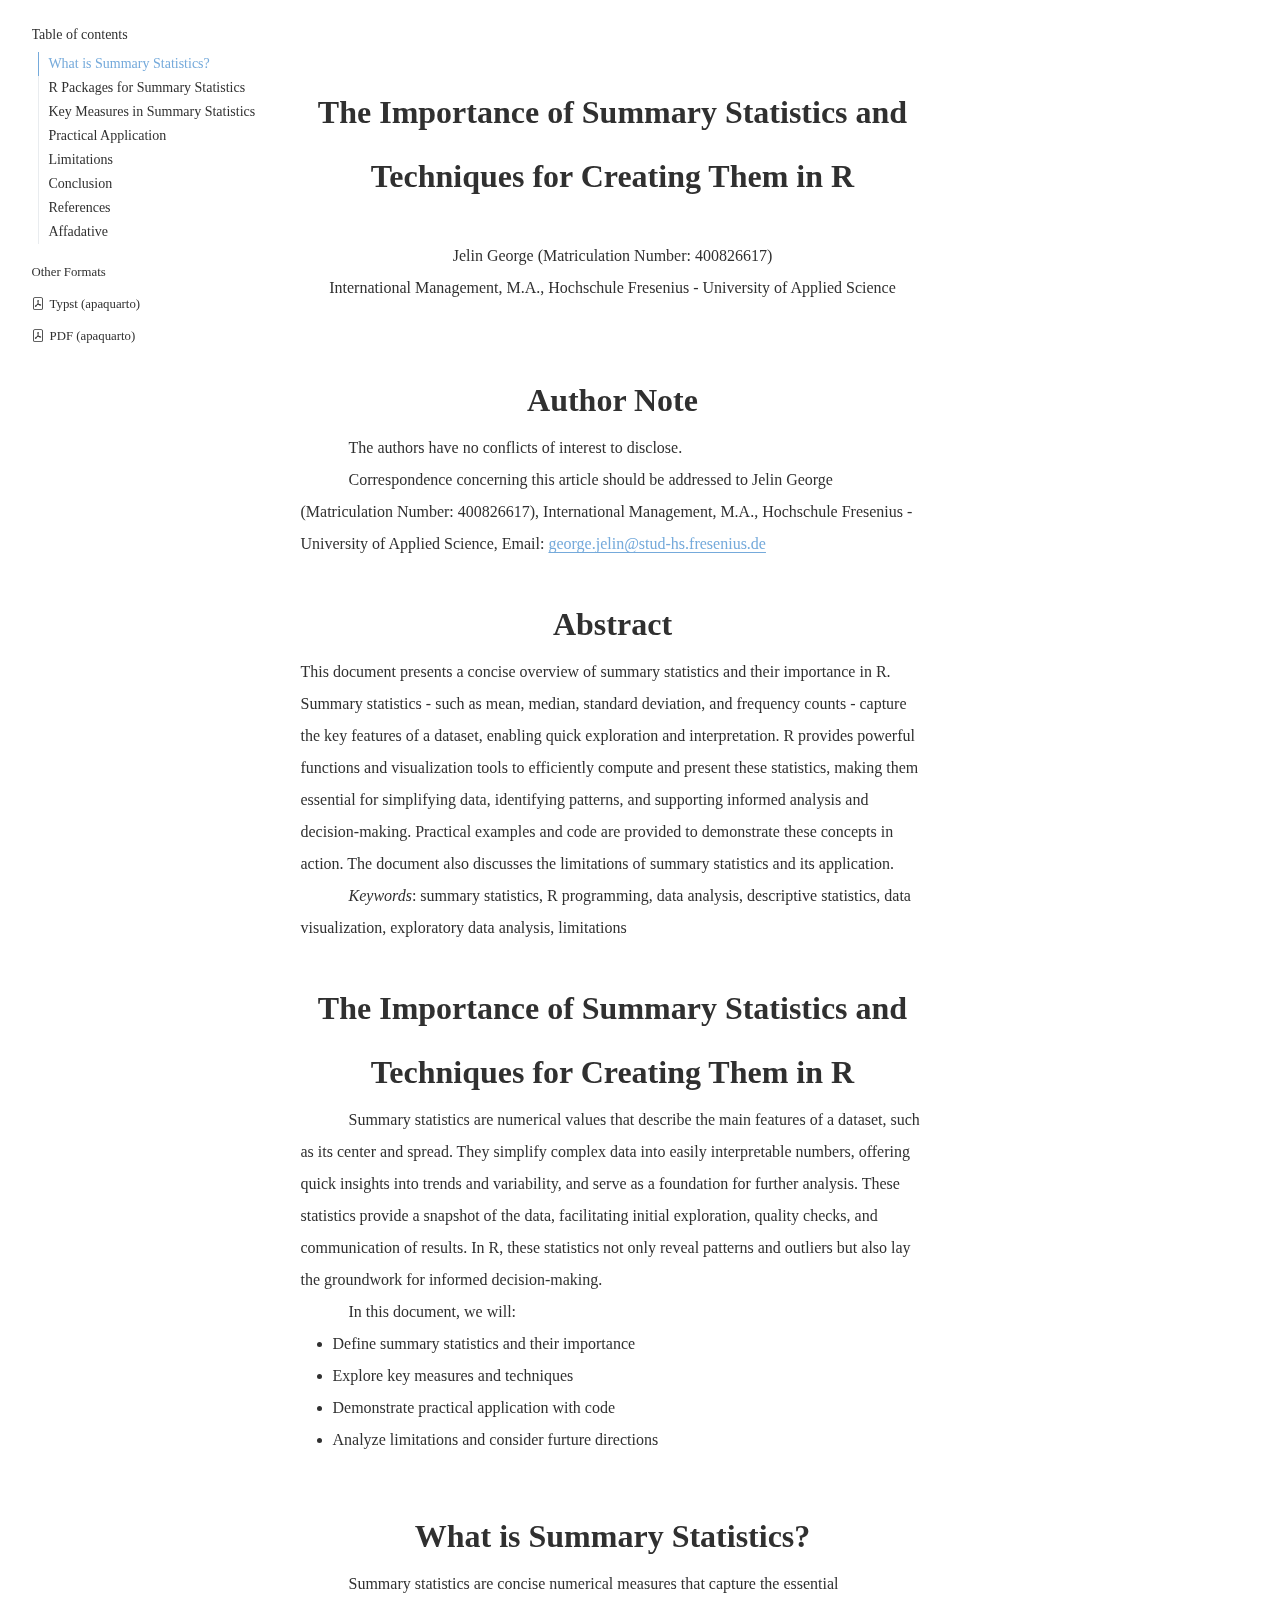
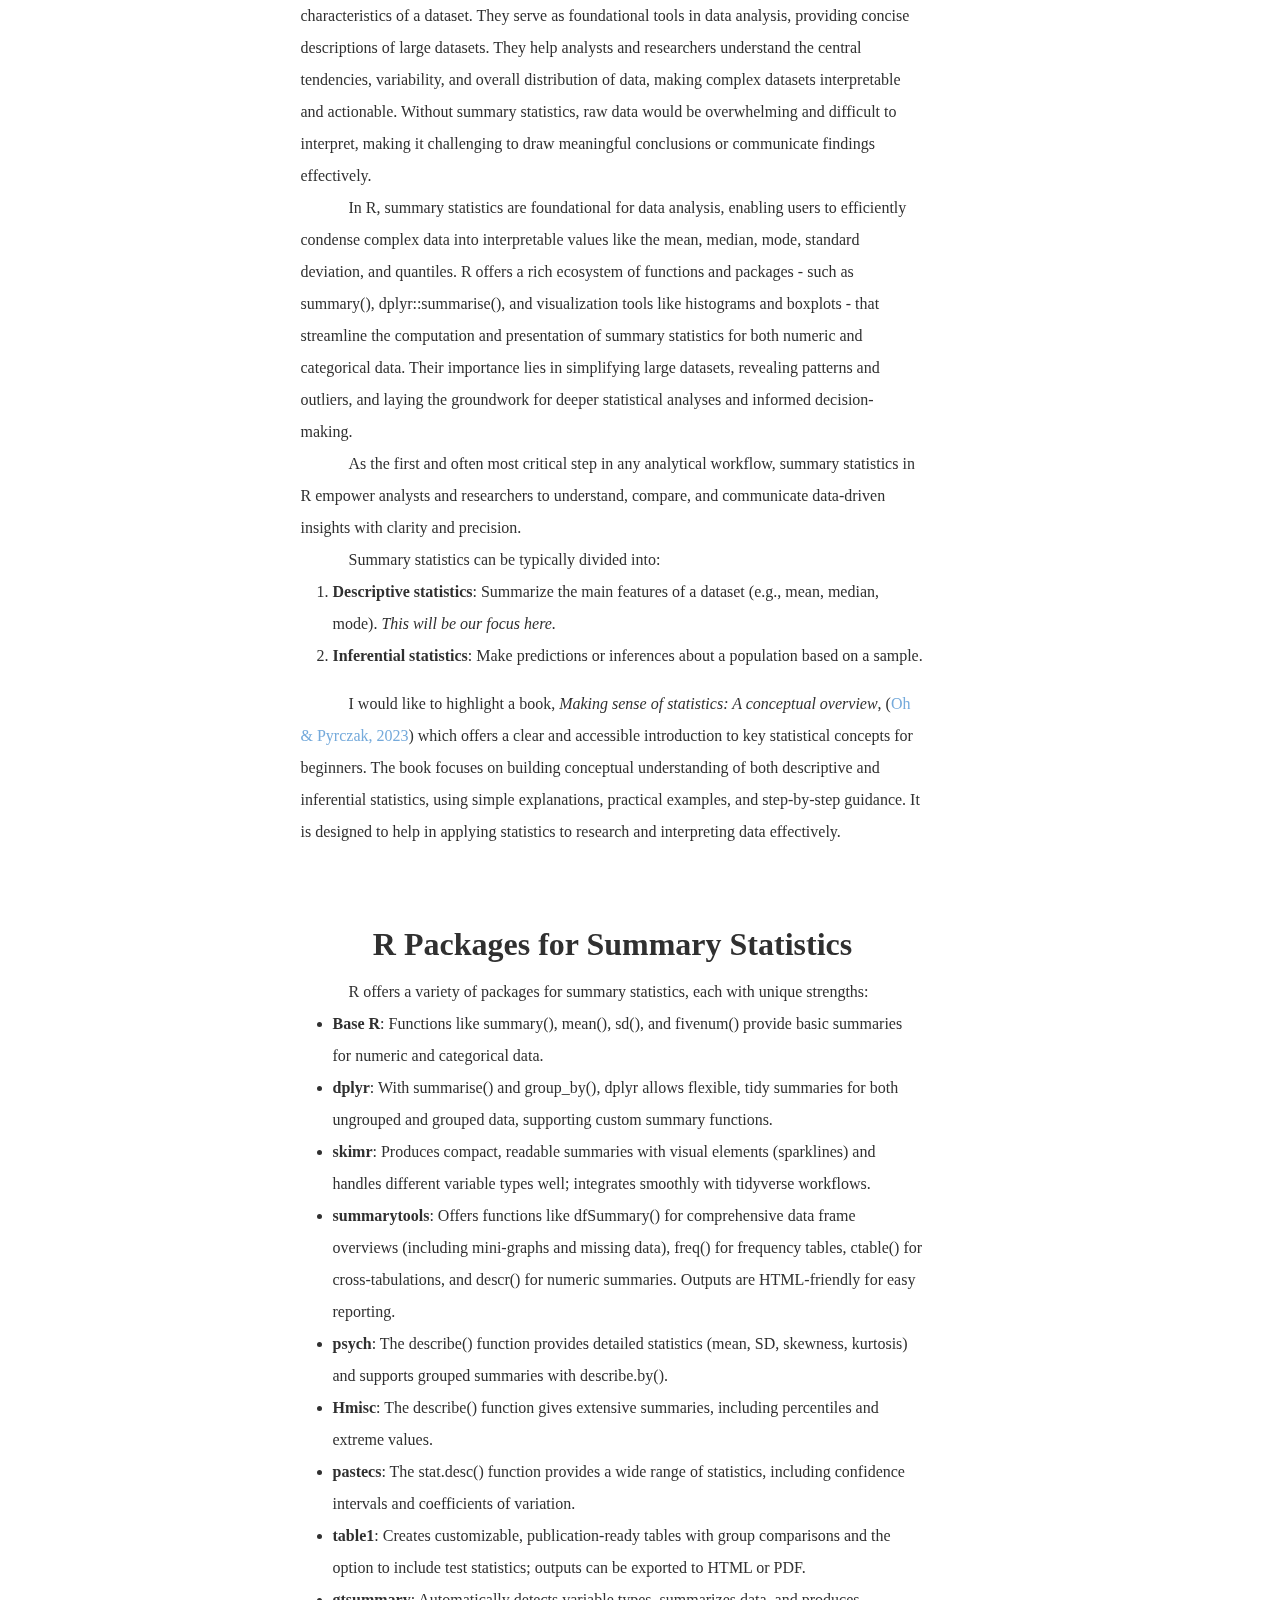
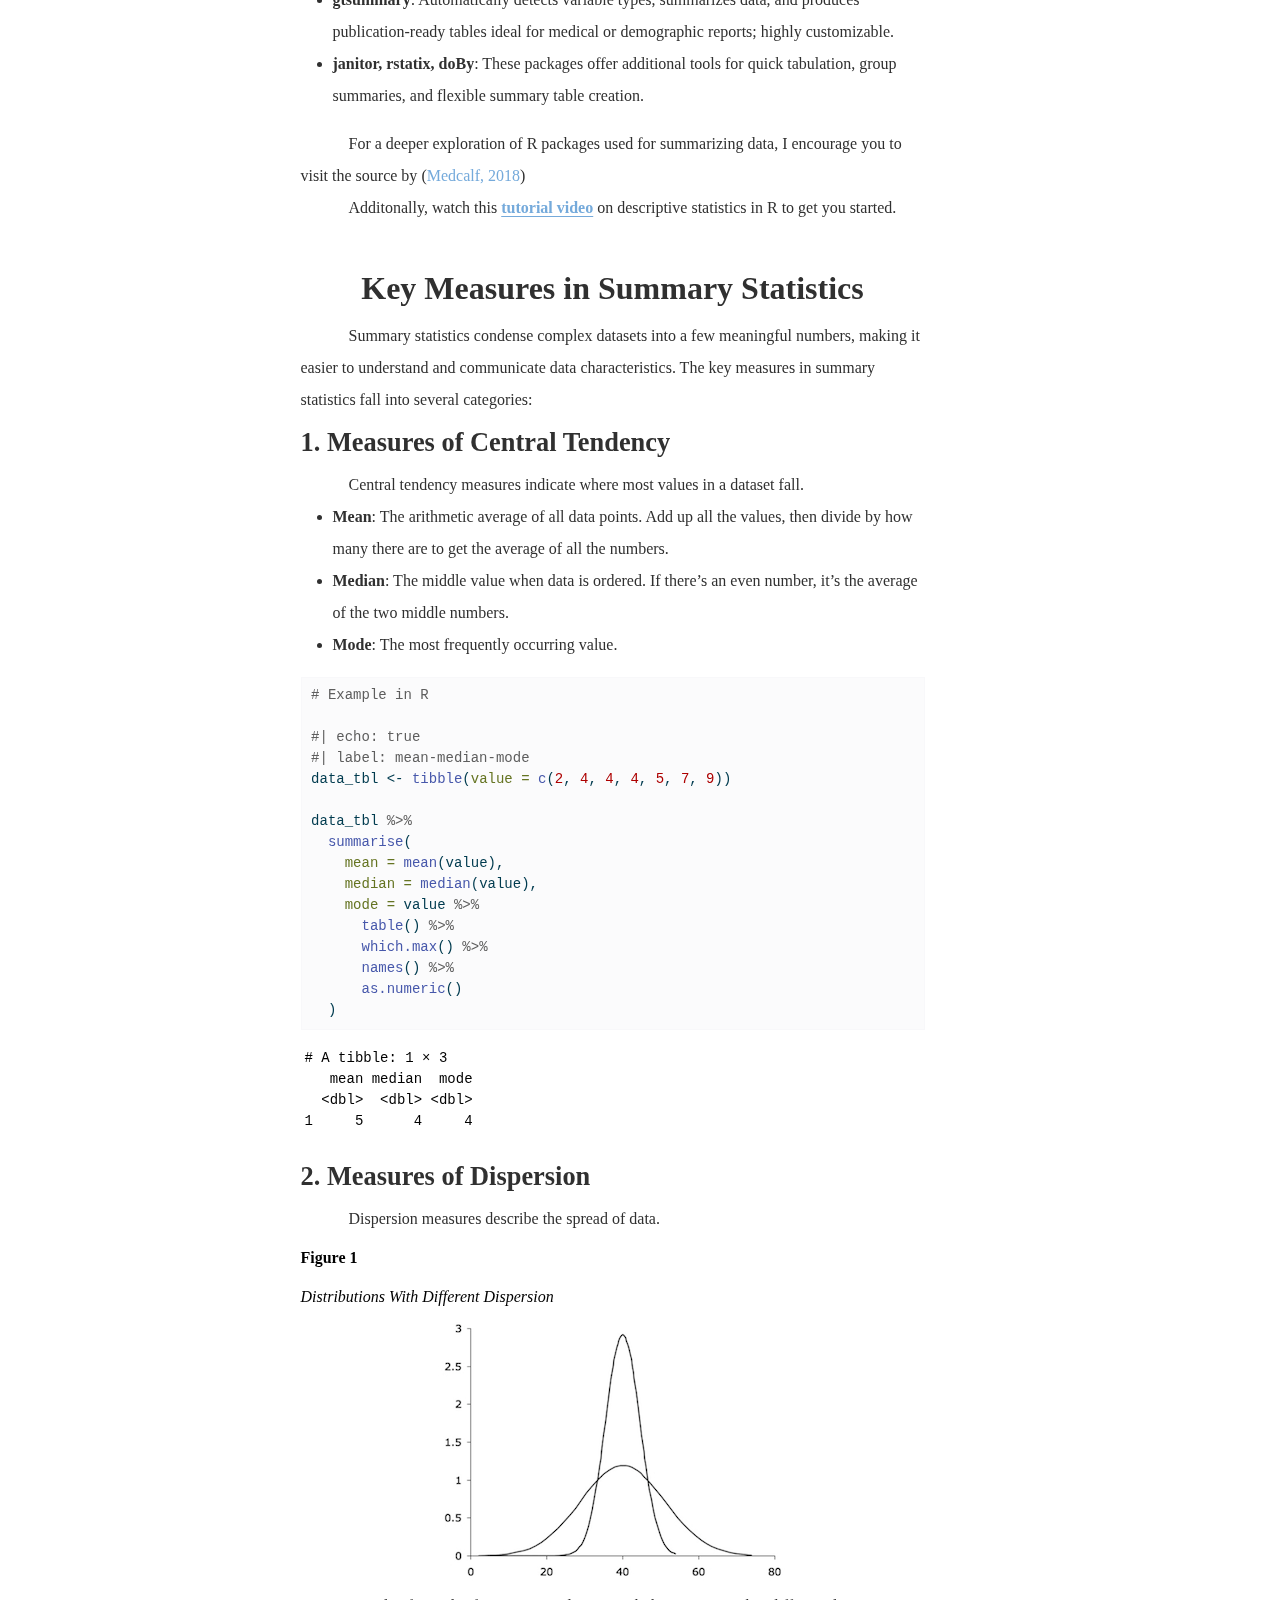
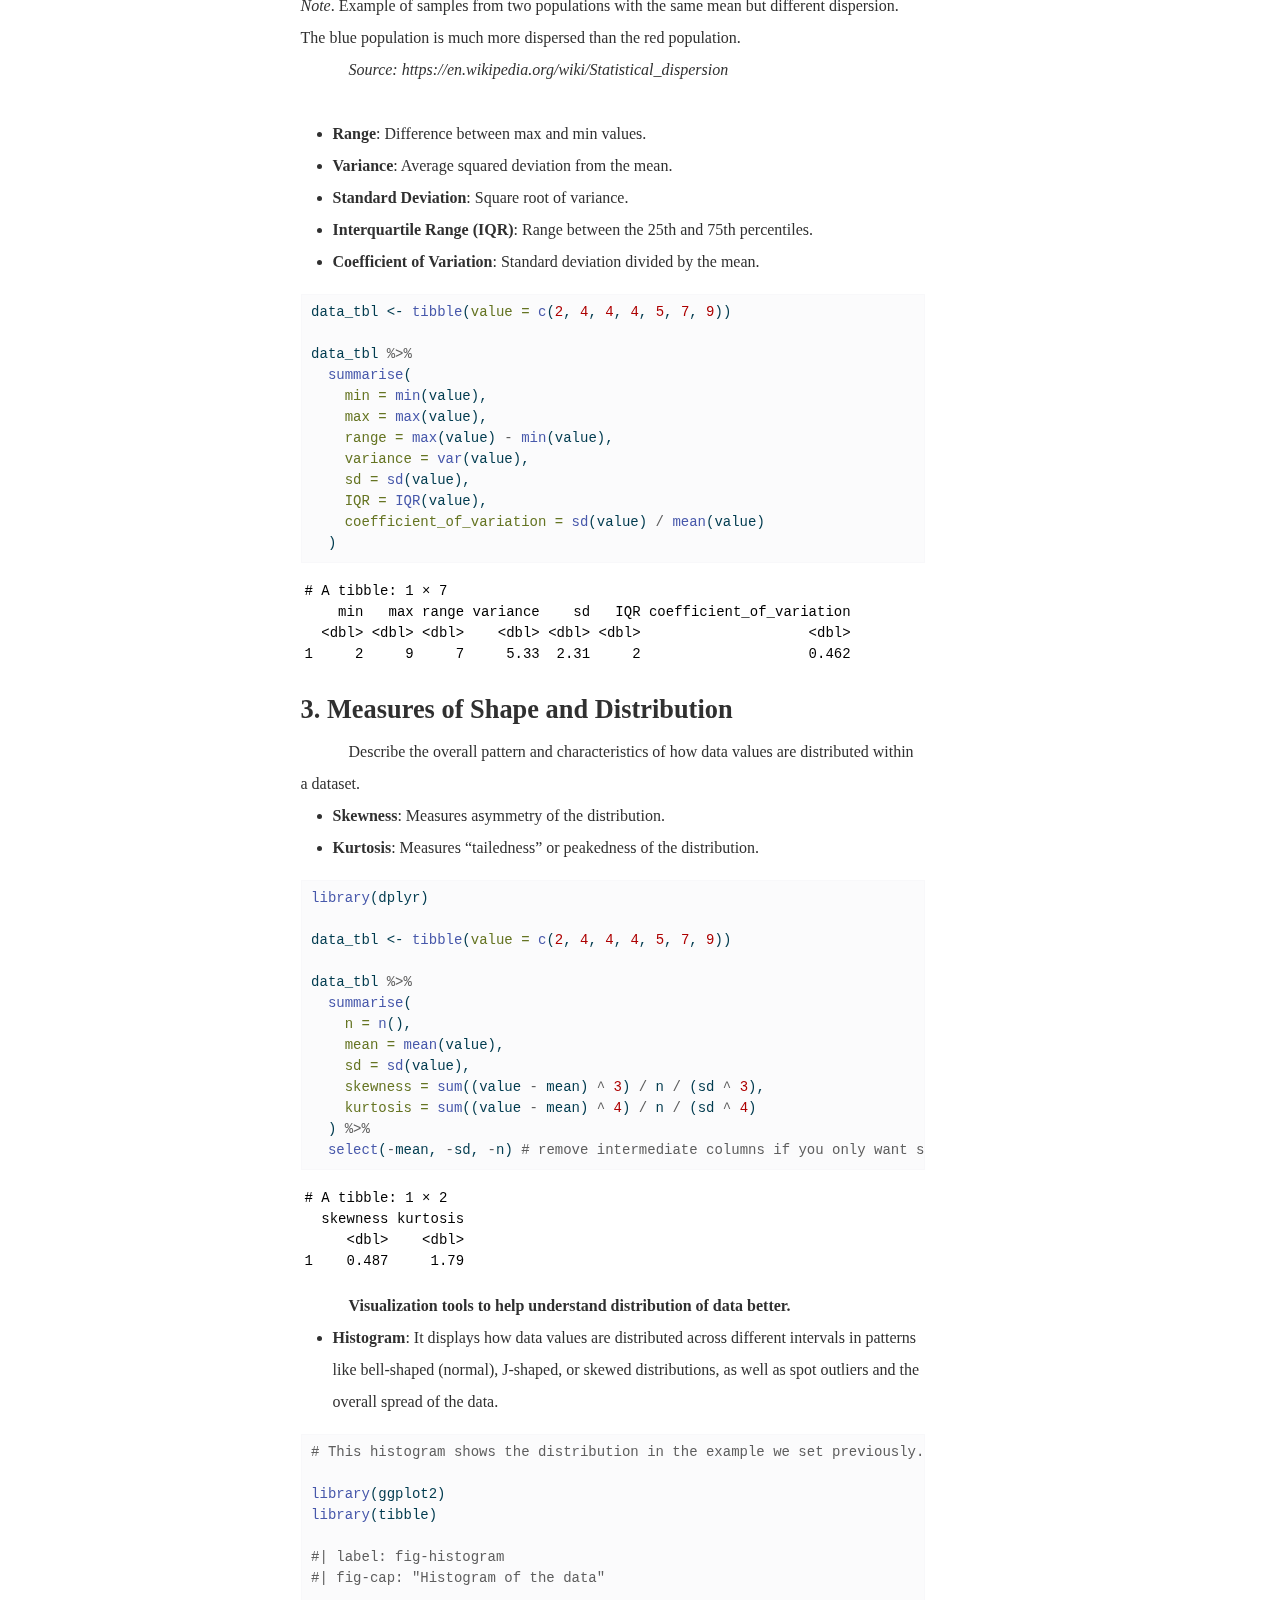
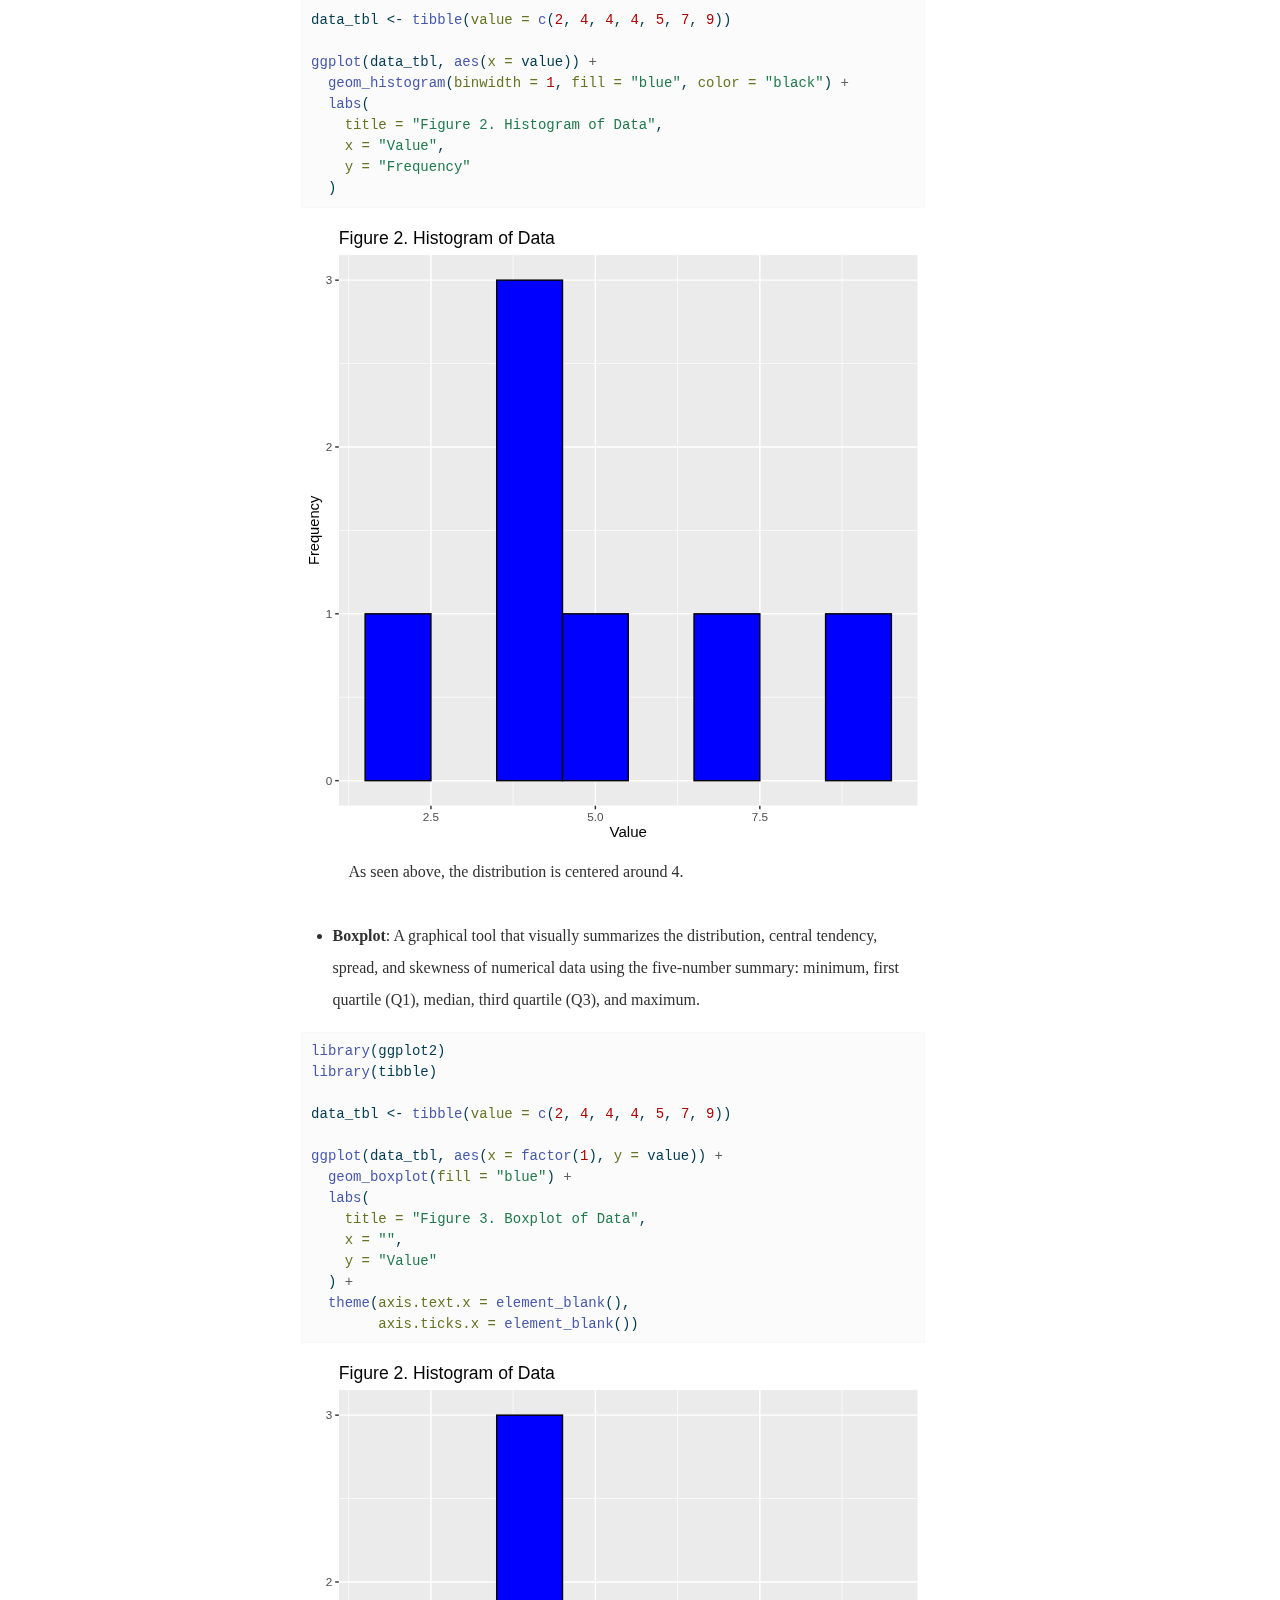
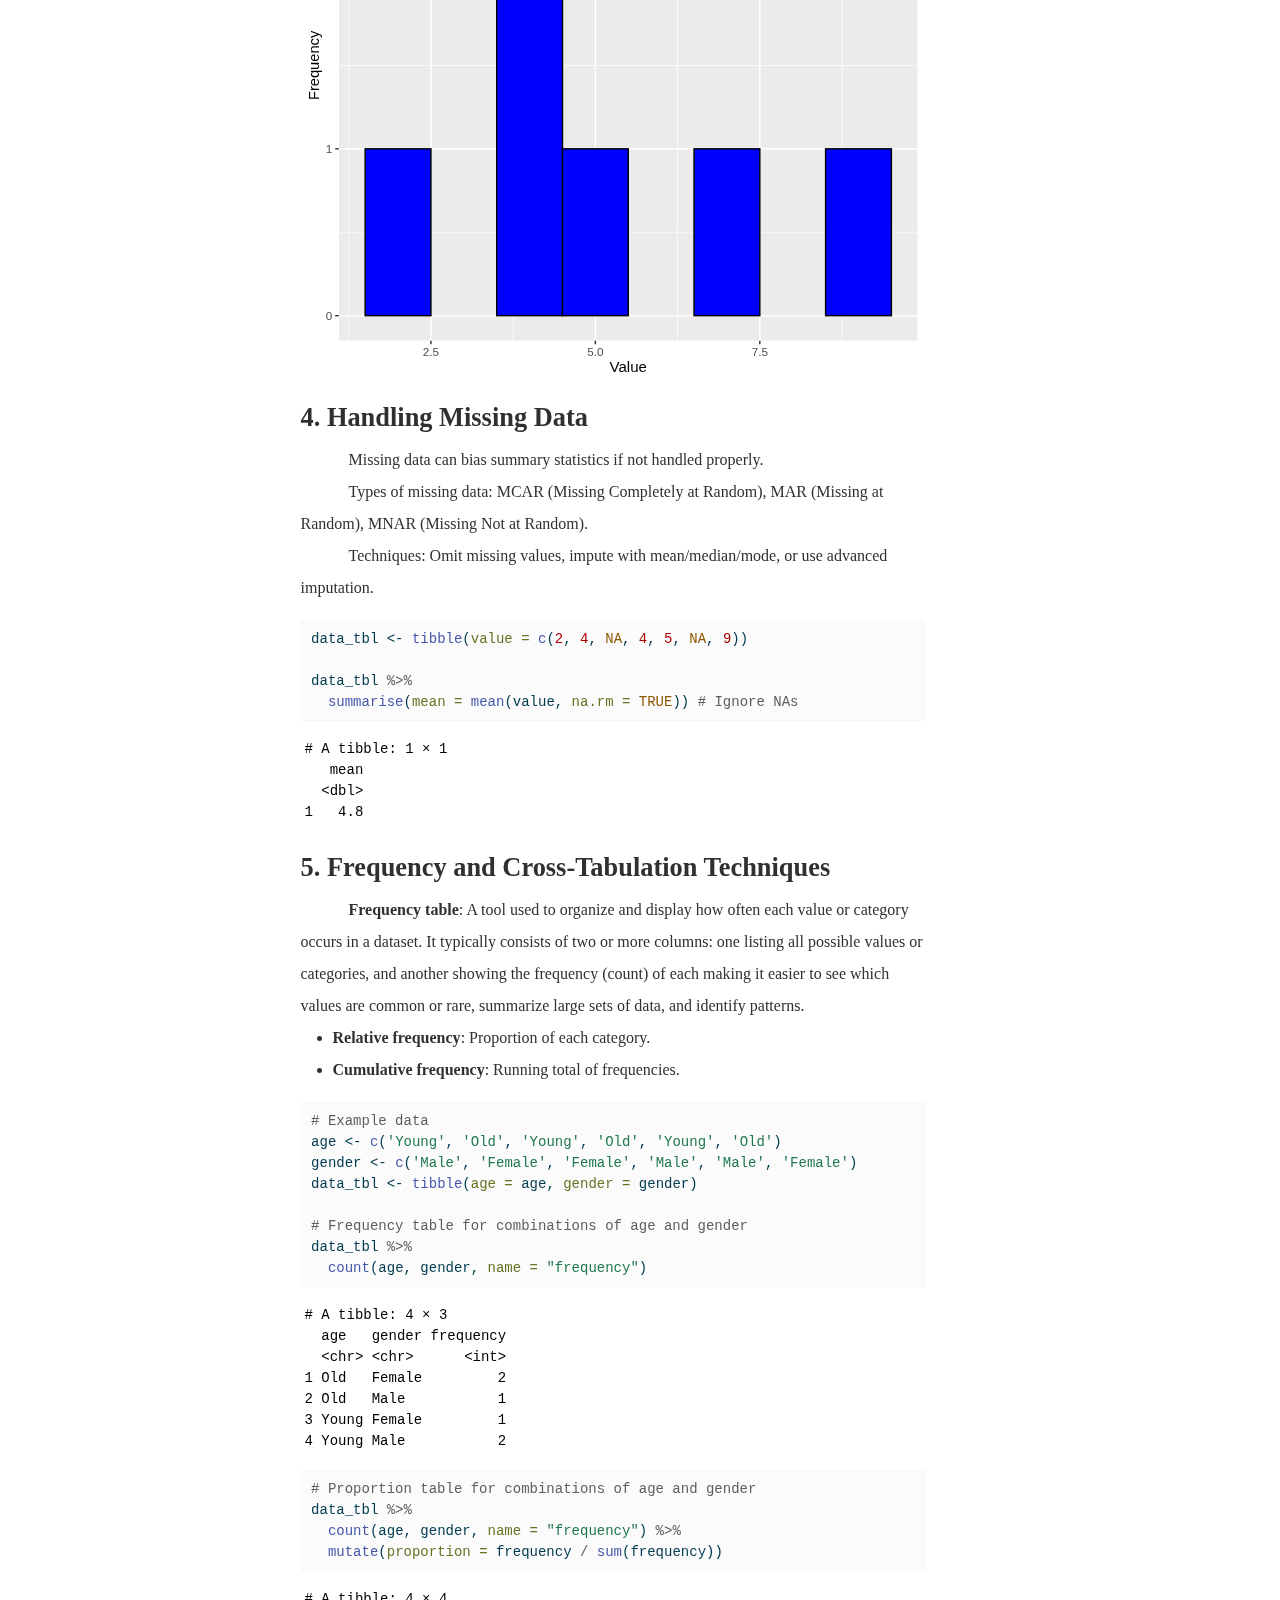
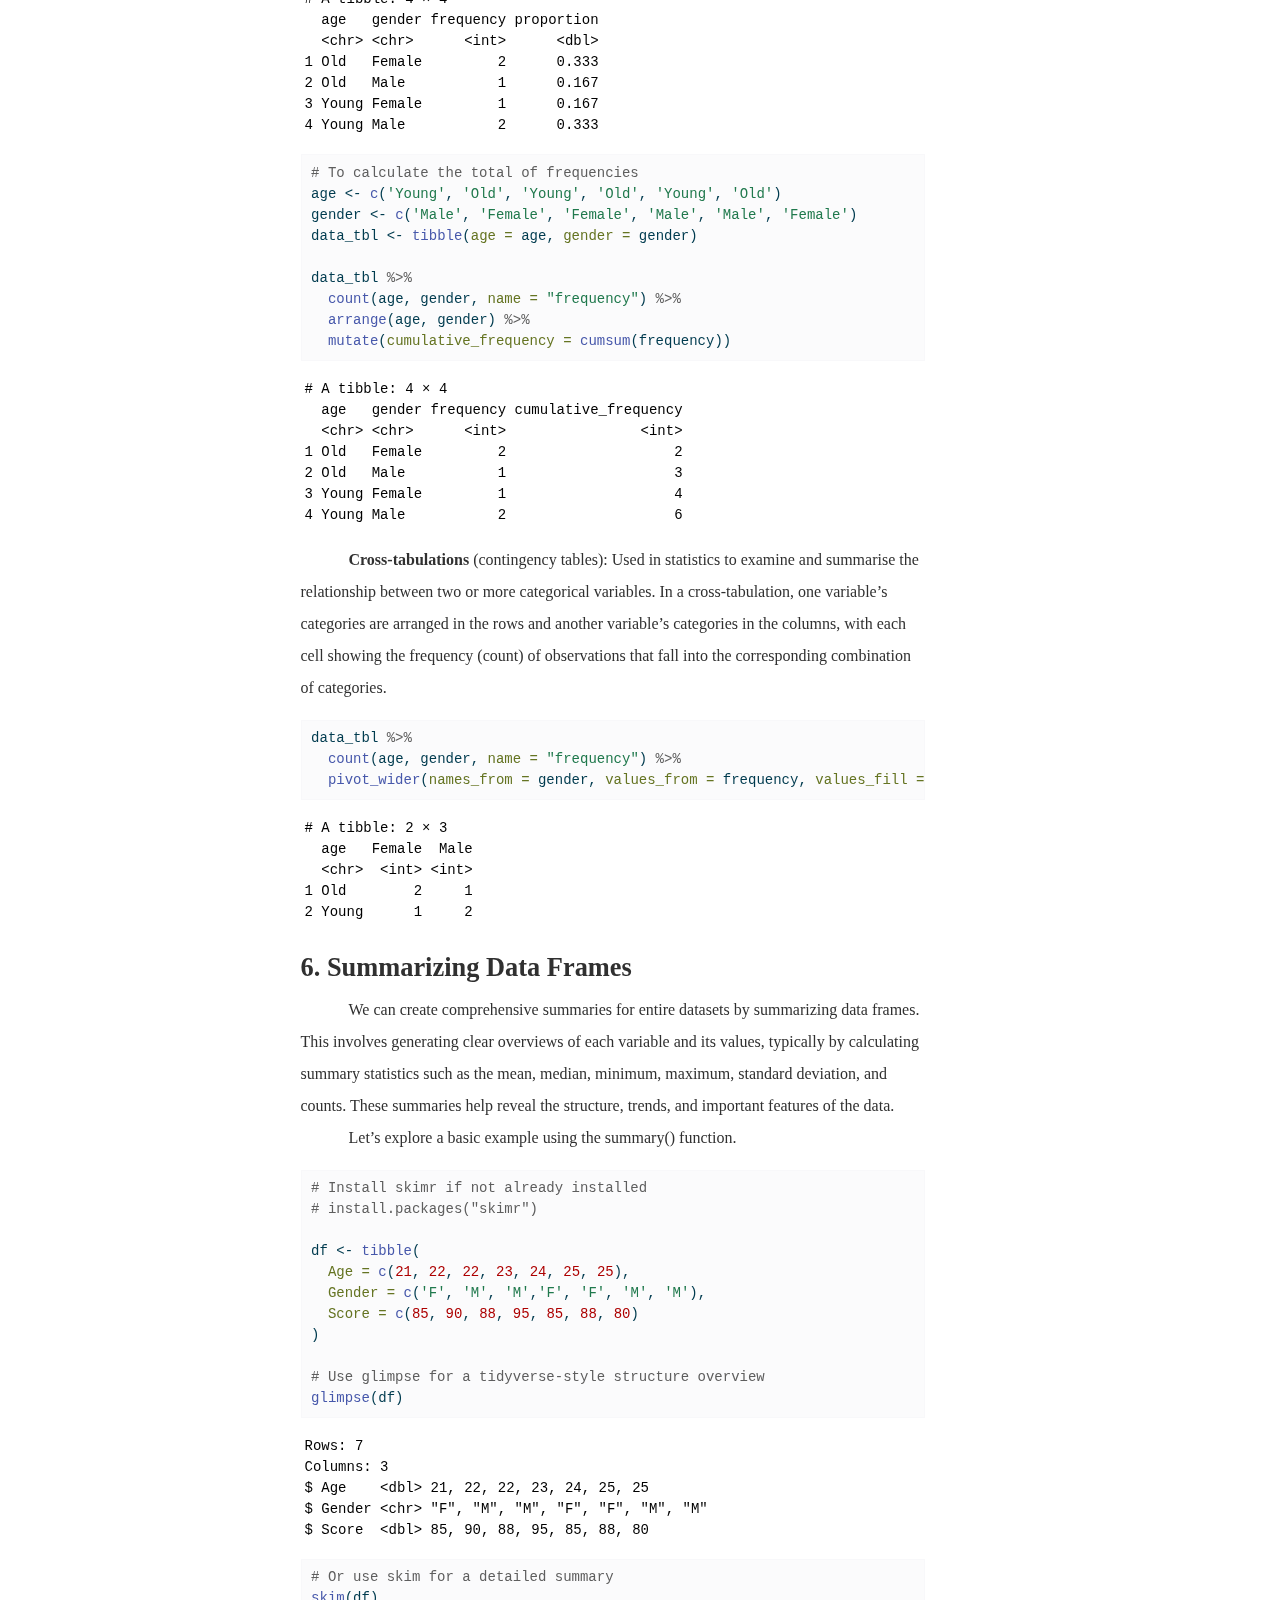
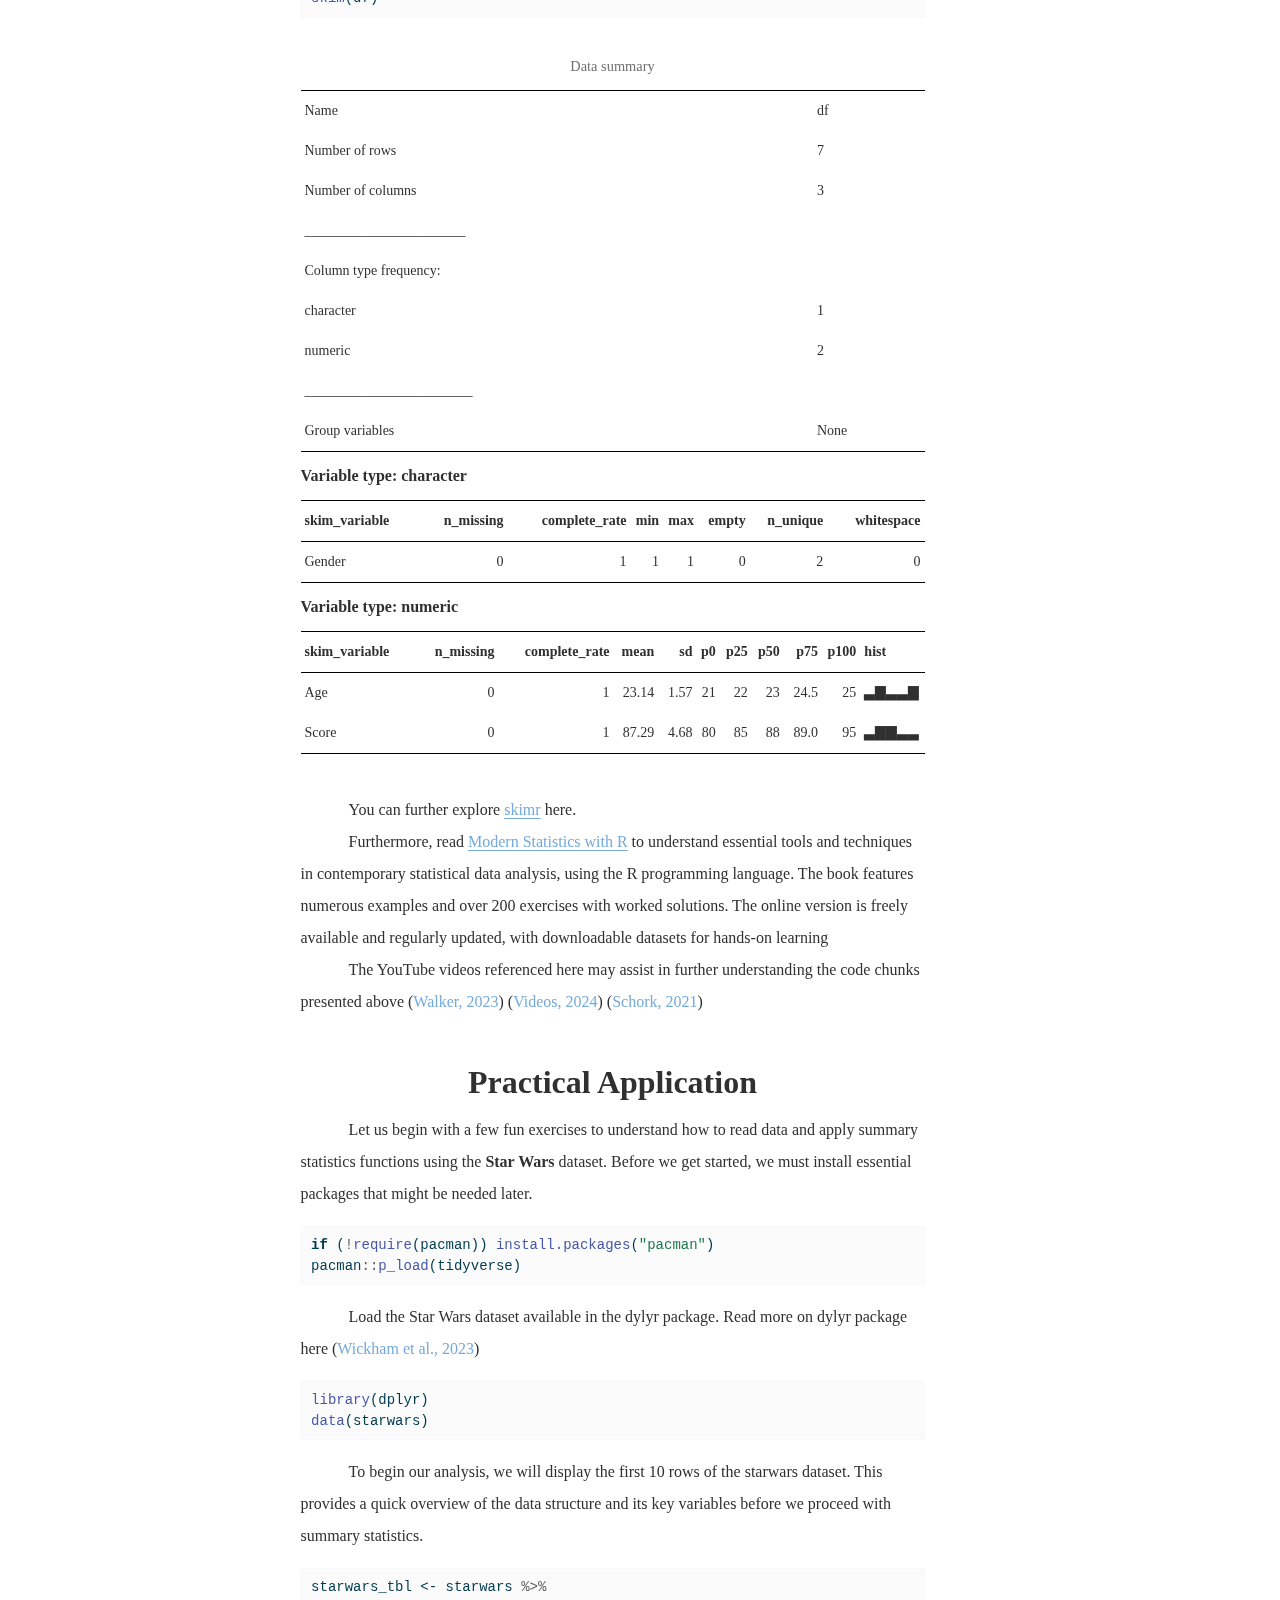
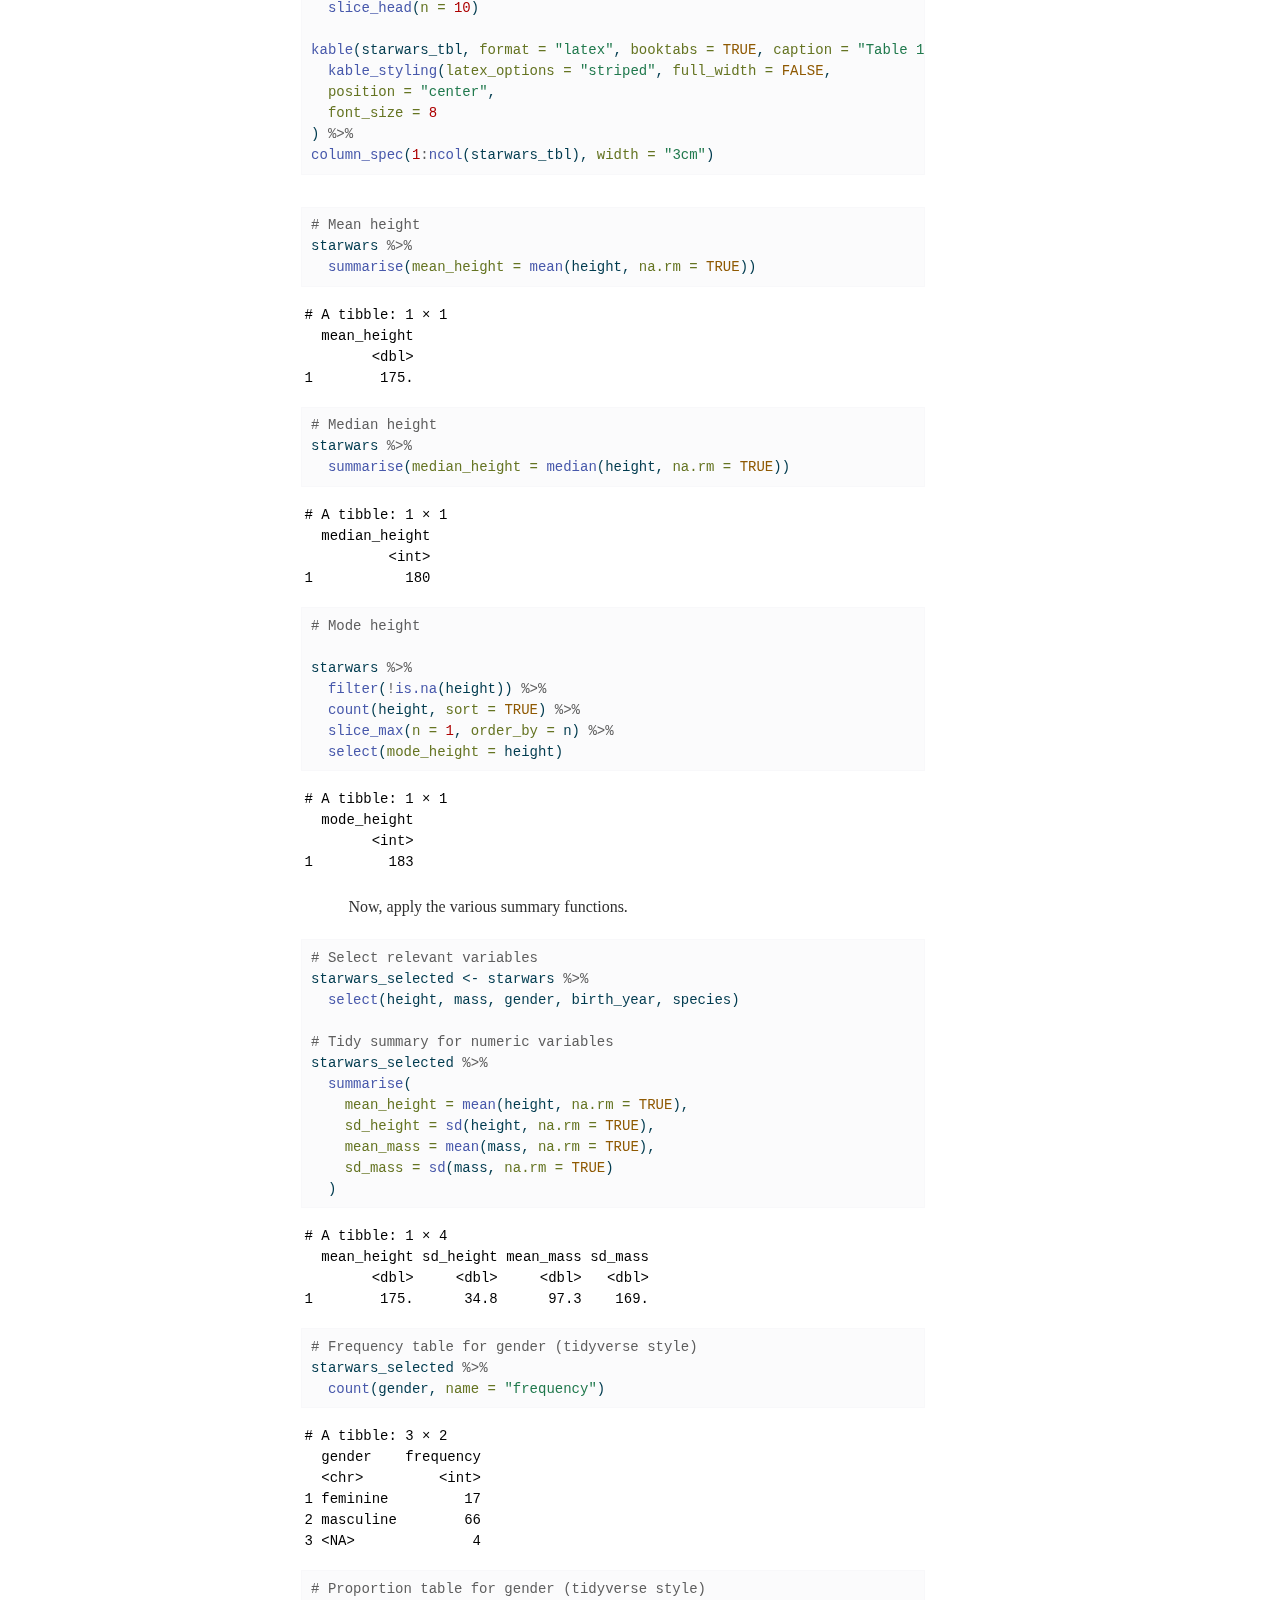
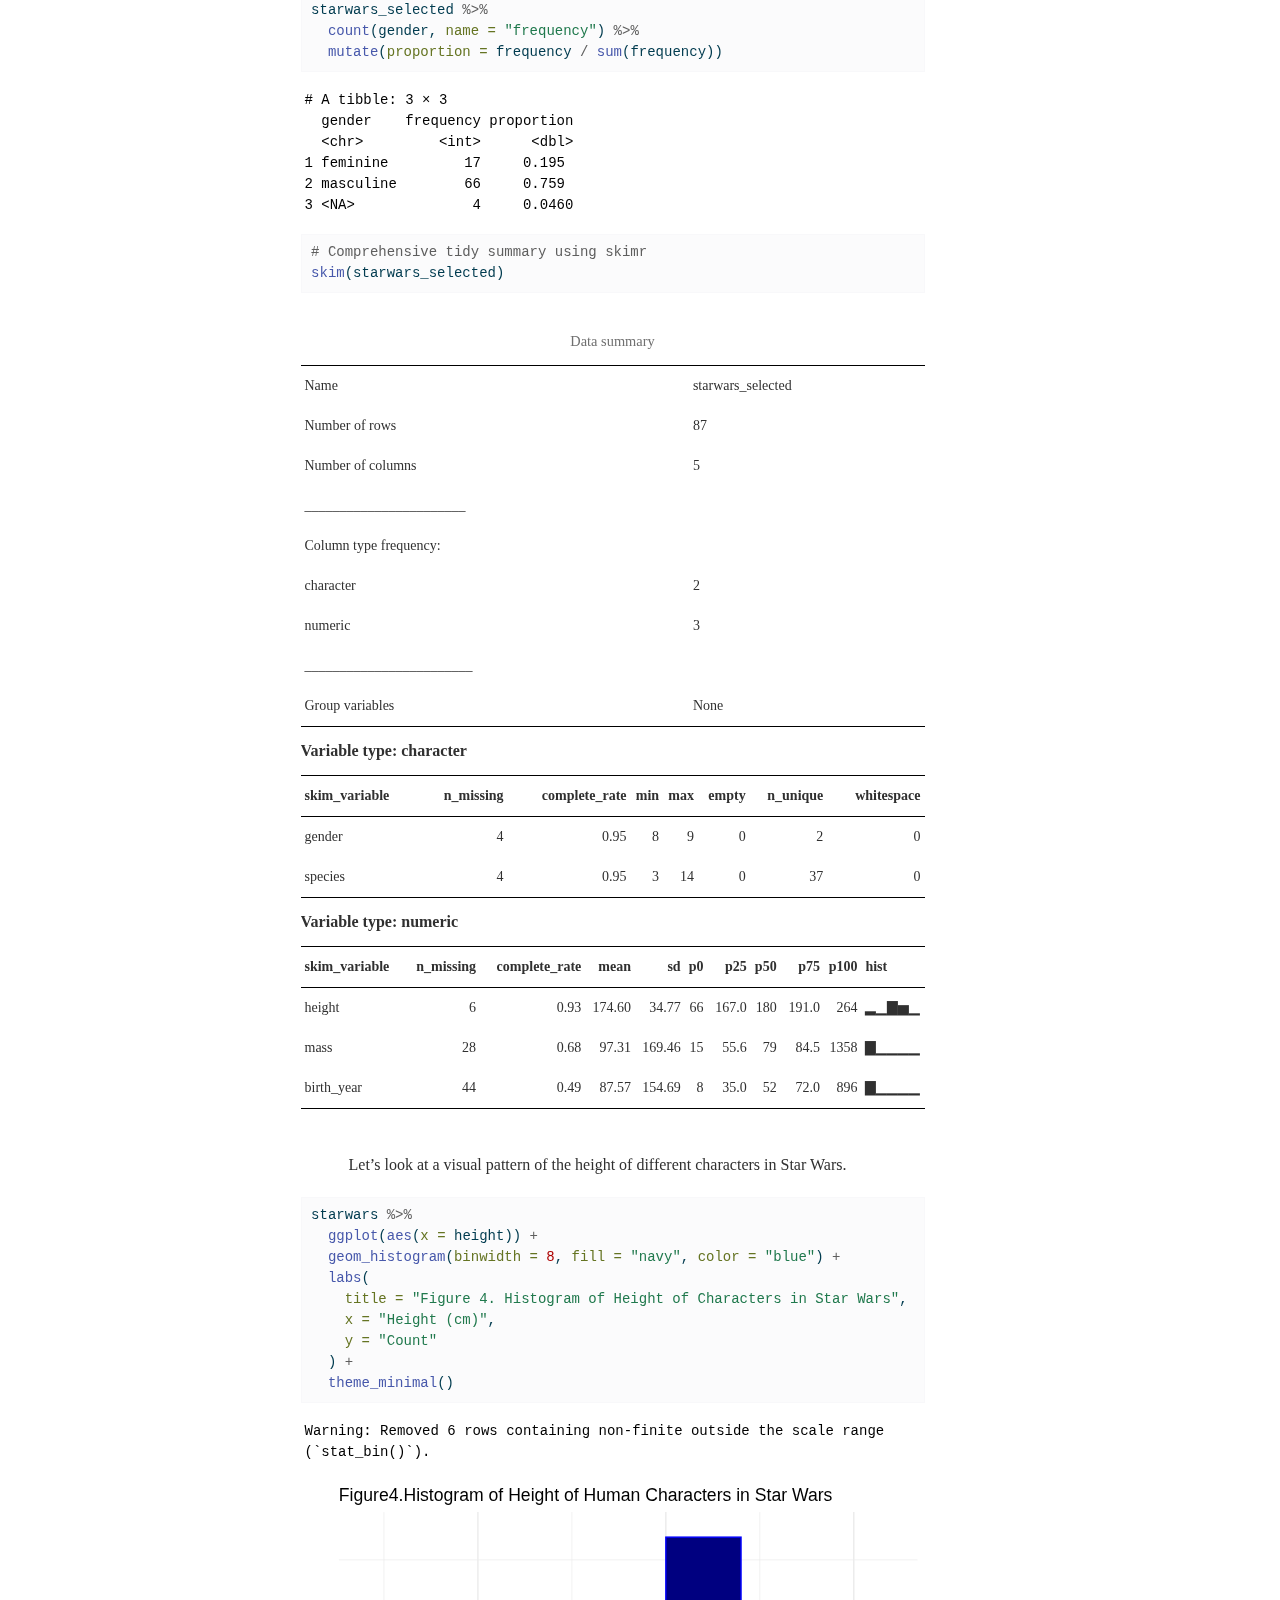
<file: summarystatisticspdf.html>
<!DOCTYPE html>
<html xmlns="http://www.w3.org/1999/xhtml" lang="en-US" xml:lang="en-US"><head>

<meta charset="utf-8">
<meta name="generator" content="quarto-1.7.31">

<meta name="viewport" content="width=device-width, initial-scale=1.0, user-scalable=yes">

<meta name="author" content="Jelin George (Matriculation Number: 400826617)">
<meta name="keywords" content="summary statistics, R programming, data analysis, descriptive statistics, data visualization, exploratory data analysis, limitations">
<meta name="description" content="SUMMARY STATISTICS AND TECHNIQUES IN R">

<title>The Importance of Summary Statistics and Techniques for Creating Them in R</title>
<style>
code{white-space: pre-wrap;}
span.smallcaps{font-variant: small-caps;}
div.columns{display: flex; gap: min(4vw, 1.5em);}
div.column{flex: auto; overflow-x: auto;}
div.hanging-indent{margin-left: 1.5em; text-indent: -1.5em;}
ul.task-list{list-style: none;}
ul.task-list li input[type="checkbox"] {
  width: 0.8em;
  margin: 0 0.8em 0.2em -1em; /* quarto-specific, see https://github.com/quarto-dev/quarto-cli/issues/4556 */ 
  vertical-align: middle;
}
/* CSS for syntax highlighting */
html { -webkit-text-size-adjust: 100%; }
pre > code.sourceCode { white-space: pre; position: relative; }
pre > code.sourceCode > span { display: inline-block; line-height: 1.25; }
pre > code.sourceCode > span:empty { height: 1.2em; }
.sourceCode { overflow: visible; }
code.sourceCode > span { color: inherit; text-decoration: inherit; }
div.sourceCode { margin: 1em 0; }
pre.sourceCode { margin: 0; }
@media screen {
div.sourceCode { overflow: auto; }
}
@media print {
pre > code.sourceCode { white-space: pre-wrap; }
pre > code.sourceCode > span { text-indent: -5em; padding-left: 5em; }
}
pre.numberSource code
  { counter-reset: source-line 0; }
pre.numberSource code > span
  { position: relative; left: -4em; counter-increment: source-line; }
pre.numberSource code > span > a:first-child::before
  { content: counter(source-line);
    position: relative; left: -1em; text-align: right; vertical-align: baseline;
    border: none; display: inline-block;
    -webkit-touch-callout: none; -webkit-user-select: none;
    -khtml-user-select: none; -moz-user-select: none;
    -ms-user-select: none; user-select: none;
    padding: 0 4px; width: 4em;
  }
pre.numberSource { margin-left: 3em;  padding-left: 4px; }
div.sourceCode
  {   }
@media screen {
pre > code.sourceCode > span > a:first-child::before { text-decoration: underline; }
}
/* CSS for citations */
div.csl-bib-body { }
div.csl-entry {
  clear: both;
  margin-bottom: 0em;
}
.hanging-indent div.csl-entry {
  margin-left:2em;
  text-indent:-2em;
}
div.csl-left-margin {
  min-width:2em;
  float:left;
}
div.csl-right-inline {
  margin-left:2em;
  padding-left:1em;
}
div.csl-indent {
  margin-left: 2em;
}</style>


<script src="summarystatisticspdf_files/libs/clipboard/clipboard.min.js"></script>
<script src="summarystatisticspdf_files/libs/quarto-html/quarto.js" type="module"></script>
<script src="summarystatisticspdf_files/libs/quarto-html/tabsets/tabsets.js" type="module"></script>
<script src="summarystatisticspdf_files/libs/quarto-html/popper.min.js"></script>
<script src="summarystatisticspdf_files/libs/quarto-html/tippy.umd.min.js"></script>
<link href="summarystatisticspdf_files/libs/quarto-html/tippy.css" rel="stylesheet">
<link href="summarystatisticspdf_files/libs/quarto-html/quarto-syntax-highlighting-e1a5c8363afafaef2c763b6775fbf3ca.css" rel="stylesheet" id="quarto-text-highlighting-styles">
<script src="summarystatisticspdf_files/libs/bootstrap/bootstrap.min.js"></script>
<link href="summarystatisticspdf_files/libs/bootstrap/bootstrap-icons.css" rel="stylesheet">
<link href="summarystatisticspdf_files/libs/bootstrap/bootstrap-0b4f8f062259680727f571f44257d5af.min.css" rel="stylesheet" append-hash="true" id="quarto-bootstrap" data-mode="light">


<link rel="stylesheet" href="_extensions/wjschne/apaquarto/apa.css">
<link rel="stylesheet" href="styles.css">
</head>

<body class="quarto-light">

<div id="quarto-content" class="page-columns page-rows-contents page-layout-article toc-left">
<div id="quarto-sidebar-toc-left" class="sidebar toc-left">
  <nav id="TOC" role="doc-toc" class="toc-active">
    <h2 id="toc-title">Table of contents</h2>
   
  <ul>
  <li><a href="#what-is-summary-statistics" id="toc-what-is-summary-statistics" class="nav-link active" data-scroll-target="#what-is-summary-statistics">What is Summary Statistics?</a></li>
  <li><a href="#r-packages-for-summary-statistics" id="toc-r-packages-for-summary-statistics" class="nav-link" data-scroll-target="#r-packages-for-summary-statistics">R Packages for Summary Statistics</a></li>
  <li><a href="#key-measures-in-summary-statistics" id="toc-key-measures-in-summary-statistics" class="nav-link" data-scroll-target="#key-measures-in-summary-statistics">Key Measures in Summary Statistics</a>
  <ul class="collapse">
  <li><a href="#measures-of-central-tendency" id="toc-measures-of-central-tendency" class="nav-link" data-scroll-target="#measures-of-central-tendency">1. Measures of Central Tendency</a></li>
  <li><a href="#measures-of-dispersion" id="toc-measures-of-dispersion" class="nav-link" data-scroll-target="#measures-of-dispersion">2. Measures of Dispersion</a></li>
  <li><a href="#measures-of-shape-and-distribution" id="toc-measures-of-shape-and-distribution" class="nav-link" data-scroll-target="#measures-of-shape-and-distribution">3. Measures of Shape and Distribution</a></li>
  <li><a href="#handling-missing-data" id="toc-handling-missing-data" class="nav-link" data-scroll-target="#handling-missing-data">4. Handling Missing Data</a></li>
  <li><a href="#frequency-and-cross-tabulation-techniques" id="toc-frequency-and-cross-tabulation-techniques" class="nav-link" data-scroll-target="#frequency-and-cross-tabulation-techniques">5. Frequency and Cross-Tabulation Techniques</a></li>
  <li><a href="#summarizing-data-frames" id="toc-summarizing-data-frames" class="nav-link" data-scroll-target="#summarizing-data-frames">6. Summarizing Data Frames</a></li>
  </ul></li>
  <li><a href="#practical-application" id="toc-practical-application" class="nav-link" data-scroll-target="#practical-application">Practical Application</a></li>
  <li><a href="#limitations" id="toc-limitations" class="nav-link" data-scroll-target="#limitations">Limitations</a></li>
  <li><a href="#conclusion" id="toc-conclusion" class="nav-link" data-scroll-target="#conclusion">Conclusion</a></li>
  <li><a href="#references" id="toc-references" class="nav-link" data-scroll-target="#references">References</a></li>
  <li><a href="#affadative" id="toc-affadative" class="nav-link" data-scroll-target="#affadative">Affadative</a></li>
  </ul>
<div class="quarto-alternate-formats"><h2>Other Formats</h2><ul><li><a href="summarystatisticspdf.pdf"><i class="bi bi-file-pdf"></i>Typst (apaquarto)</a></li><li><a href="summarystatisticspdf.pdf"><i class="bi bi-file-pdf"></i>PDF (apaquarto)</a></li></ul></div></nav>
</div>
<div id="quarto-margin-sidebar" class="sidebar margin-sidebar zindex-bottom">
</div>
<main class="content" id="quarto-document-content">




<br>

<br>

<section id="title" class="level1 title unnumbered unlisted">
<h1 class="title unnumbered unlisted">The Importance of Summary Statistics and Techniques for Creating Them in R</h1>
<div class="Author">
<br>

<p>Jelin George (Matriculation Number: 400826617)</p>
<p>International Management, M.A., Hochschule Fresenius - University of Applied Science</p>
</div>
<br>

<br>

</section>
<section id="author-note" class="level1 unnumbered unlisted AuthorNote">
<h1 class="unnumbered unlisted AuthorNote">Author Note</h1>
<p>The authors have no conflicts of interest to disclose.</p>
<p>Correspondence concerning this article should be addressed to Jelin George (Matriculation Number: 400826617), International Management, M.A., Hochschule Fresenius - University of Applied Science, Email: <a href="mailto:george.jelin@stud-hs.fresenius.de">george.jelin@stud-hs.fresenius.de</a></p>
<br>
</section>
<section id="abstract" class="level1 unnumbered unlisted AuthorNote">
<h1 class="unnumbered unlisted AuthorNote">Abstract</h1>
<div class="AbstractFirstParagraph">
<p>This document presents a concise overview of summary statistics and their importance in R. Summary statistics - such as mean, median, standard deviation, and frequency counts - capture the key features of a dataset, enabling quick exploration and interpretation. R provides powerful functions and visualization tools to efficiently compute and present these statistics, making them essential for simplifying data, identifying patterns, and supporting informed analysis and decision-making. Practical examples and code are provided to demonstrate these concepts in action. The document also discusses the limitations of summary statistics and its application.</p>
</div>
<p><em>Keywords</em>: summary statistics, R programming, data analysis, descriptive statistics, data visualization, exploratory data analysis, limitations</p>
<br>
</section>
<section id="firstheader" class="level1 title unnumbered unlisted">
<h1 class="title unnumbered unlisted">The Importance of Summary Statistics and Techniques for Creating Them in R</h1>
<p>Summary statistics are numerical values that describe the main features of a dataset, such as its center and spread. They simplify complex data into easily interpretable numbers, offering quick insights into trends and variability, and serve as a foundation for further analysis. These statistics provide a snapshot of the data, facilitating initial exploration, quality checks, and communication of results. In R, these statistics not only reveal patterns and outliers but also lay the groundwork for informed decision-making.</p>
<p>In this document, we will:</p>
<ul>
<li><p>Define summary statistics and their importance</p></li>
<li><p>Explore key measures and techniques</p></li>
<li><p>Demonstrate practical application with code</p></li>
<li><p>Analyze limitations and consider furture directions</p></li>
</ul>
<p><br></p>
</section>
<section id="what-is-summary-statistics" class="level1">
<h1>What is Summary Statistics?</h1>
<p>Summary statistics are concise numerical measures that capture the essential characteristics of a dataset. They serve as foundational tools in data analysis, providing concise descriptions of large datasets. They help analysts and researchers understand the central tendencies, variability, and overall distribution of data, making complex datasets interpretable and actionable. Without summary statistics, raw data would be overwhelming and difficult to interpret, making it challenging to draw meaningful conclusions or communicate findings effectively.</p>
<p>In R, summary statistics are foundational for data analysis, enabling users to efficiently condense complex data into interpretable values like the mean, median, mode, standard deviation, and quantiles. R offers a rich ecosystem of functions and packages - such as summary(), dplyr::summarise(), and visualization tools like histograms and boxplots - that streamline the computation and presentation of summary statistics for both numeric and categorical data. Their importance lies in simplifying large datasets, revealing patterns and outliers, and laying the groundwork for deeper statistical analyses and informed decision-making.</p>
<p>As the first and often most critical step in any analytical workflow, summary statistics in R empower analysts and researchers to understand, compare, and communicate data-driven insights with clarity and precision.</p>
<p>Summary statistics can be typically divided into:</p>
<ol type="1">
<li><p><strong>Descriptive statistics</strong>: Summarize the main features of a dataset (e.g., mean, median, mode). <em>This will be our focus here.</em></p></li>
<li><p><strong>Inferential statistics</strong>: Make predictions or inferences about a population based on a sample.</p></li>
</ol>
<p>I would like to highlight a book, <em>Making sense of statistics: A conceptual overview</em>, <span class="citation" data-cites="oh2023making">(<a href="#ref-oh2023making" role="doc-biblioref">Oh &amp; Pyrczak, 2023</a>)</span> which offers a clear and accessible introduction to key statistical concepts for beginners. The book focuses on building conceptual understanding of both descriptive and inferential statistics, using simple explanations, practical examples, and step-by-step guidance. It is designed to help in applying statistics to research and interpreting data effectively.</p>
<p><br><br></p>
</section>
<section id="r-packages-for-summary-statistics" class="level1">
<h1>R Packages for Summary Statistics</h1>
<p>R offers a variety of packages for summary statistics, each with unique strengths:</p>
<ul>
<li><p><strong>Base R</strong>: Functions like summary(), mean(), sd(), and fivenum() provide basic summaries for numeric and categorical data.</p></li>
<li><p><strong>dplyr</strong>: With summarise() and group_by(), dplyr allows flexible, tidy summaries for both ungrouped and grouped data, supporting custom summary functions.</p></li>
<li><p><strong>skimr</strong>: Produces compact, readable summaries with visual elements (sparklines) and handles different variable types well; integrates smoothly with tidyverse workflows.</p></li>
<li><p><strong>summarytools</strong>: Offers functions like dfSummary() for comprehensive data frame overviews (including mini-graphs and missing data), freq() for frequency tables, ctable() for cross-tabulations, and descr() for numeric summaries. Outputs are HTML-friendly for easy reporting.</p></li>
<li><p><strong>psych</strong>: The describe() function provides detailed statistics (mean, SD, skewness, kurtosis) and supports grouped summaries with describe.by().</p></li>
<li><p><strong>Hmisc</strong>: The describe() function gives extensive summaries, including percentiles and extreme values.</p></li>
<li><p><strong>pastecs</strong>: The stat.desc() function provides a wide range of statistics, including confidence intervals and coefficients of variation.</p></li>
<li><p><strong>table1</strong>: Creates customizable, publication-ready tables with group comparisons and the option to include test statistics; outputs can be exported to HTML or PDF.</p></li>
<li><p><strong>gtsummary</strong>: Automatically detects variable types, summarizes data, and produces publication-ready tables ideal for medical or demographic reports; highly customizable.</p></li>
<li><p><strong>janitor, rstatix, doBy</strong>: These packages offer additional tools for quick tabulation, group summaries, and flexible summary table creation.</p></li>
</ul>
<p>For a deeper exploration of R packages used for summarizing data, I encourage you to visit the source by <span class="citation" data-cites="medcalf2018favourite">(<a href="#ref-medcalf2018favourite" role="doc-biblioref">Medcalf, 2018</a>)</span></p>
<p>Additonally, watch this <a href="https://www.youtube.com/watch?v=yoPGwvUzjgQ"><strong>tutorial video</strong></a> on descriptive statistics in R to get you started.</p>
<p><br></p>
</section>
<section id="key-measures-in-summary-statistics" class="level1">
<h1>Key Measures in Summary Statistics</h1>
<p>Summary statistics condense complex datasets into a few meaningful numbers, making it easier to understand and communicate data characteristics. The key measures in summary statistics fall into several categories:</p>
<section id="measures-of-central-tendency" class="level2">
<h2 data-anchor-id="measures-of-central-tendency">1. Measures of Central Tendency</h2>
<p>Central tendency measures indicate where most values in a dataset fall.</p>
<ul>
<li><p><strong>Mean</strong>: The arithmetic average of all data points. Add up all the values, then divide by how many there are to get the average of all the numbers.</p></li>
<li><p><strong>Median</strong>: The middle value when data is ordered. If there’s an even number, it’s the average of the two middle numbers.</p></li>
<li><p><strong>Mode</strong>: The most frequently occurring value.</p></li>
</ul>
<div class="cell">
<div class="sourceCode cell-code" id="cb1"><pre class="sourceCode r code-with-copy"><code class="sourceCode r"><span id="cb1-1"><a href="#cb1-1" aria-hidden="true" tabindex="-1"></a><span class="co"># Example in R</span></span>
<span id="cb1-2"><a href="#cb1-2" aria-hidden="true" tabindex="-1"></a></span>
<span id="cb1-3"><a href="#cb1-3" aria-hidden="true" tabindex="-1"></a><span class="co">#| echo: true</span></span>
<span id="cb1-4"><a href="#cb1-4" aria-hidden="true" tabindex="-1"></a><span class="co">#| label: mean-median-mode</span></span>
<span id="cb1-5"><a href="#cb1-5" aria-hidden="true" tabindex="-1"></a>data_tbl <span class="ot">&lt;-</span> <span class="fu">tibble</span>(<span class="at">value =</span> <span class="fu">c</span>(<span class="dv">2</span>, <span class="dv">4</span>, <span class="dv">4</span>, <span class="dv">4</span>, <span class="dv">5</span>, <span class="dv">7</span>, <span class="dv">9</span>))</span>
<span id="cb1-6"><a href="#cb1-6" aria-hidden="true" tabindex="-1"></a></span>
<span id="cb1-7"><a href="#cb1-7" aria-hidden="true" tabindex="-1"></a>data_tbl <span class="sc">%&gt;%</span></span>
<span id="cb1-8"><a href="#cb1-8" aria-hidden="true" tabindex="-1"></a>  <span class="fu">summarise</span>(</span>
<span id="cb1-9"><a href="#cb1-9" aria-hidden="true" tabindex="-1"></a>    <span class="at">mean =</span> <span class="fu">mean</span>(value),</span>
<span id="cb1-10"><a href="#cb1-10" aria-hidden="true" tabindex="-1"></a>    <span class="at">median =</span> <span class="fu">median</span>(value),</span>
<span id="cb1-11"><a href="#cb1-11" aria-hidden="true" tabindex="-1"></a>    <span class="at">mode =</span> value <span class="sc">%&gt;%</span> </span>
<span id="cb1-12"><a href="#cb1-12" aria-hidden="true" tabindex="-1"></a>      <span class="fu">table</span>() <span class="sc">%&gt;%</span> </span>
<span id="cb1-13"><a href="#cb1-13" aria-hidden="true" tabindex="-1"></a>      <span class="fu">which.max</span>() <span class="sc">%&gt;%</span> </span>
<span id="cb1-14"><a href="#cb1-14" aria-hidden="true" tabindex="-1"></a>      <span class="fu">names</span>() <span class="sc">%&gt;%</span> </span>
<span id="cb1-15"><a href="#cb1-15" aria-hidden="true" tabindex="-1"></a>      <span class="fu">as.numeric</span>()</span>
<span id="cb1-16"><a href="#cb1-16" aria-hidden="true" tabindex="-1"></a>  )</span></code><button title="Copy to Clipboard" class="code-copy-button"><i class="bi"></i></button></pre></div>
<div class="cell-output cell-output-stdout">
<pre><code># A tibble: 1 × 3
   mean median  mode
  &lt;dbl&gt;  &lt;dbl&gt; &lt;dbl&gt;
1     5      4     4</code></pre>
</div>
</div>
</section>
<section id="measures-of-dispersion" class="level2">
<h2 data-anchor-id="measures-of-dispersion">2. Measures of Dispersion</h2>
<p>Dispersion measures describe the spread of data.</p>
<div id="fig-dispersion" class="quarto-float quarto-figure quarto-figure-center FigureWithNote" data-apa-note="Example of samples from two populations with the same mean but different dispersion. The blue population is much more dispersed than the red population." data-fignum="1" prefix="" data-custom-style="FigureWithNote">
<figure class="quarto-float quarto-float-fig figure">
<figcaption class="quarto-float-caption-top quarto-float-caption quarto-float-fig" id="fig-dispersion-caption-0ceaefa1-69ba-4598-a22c-09a6ac19f8ca">
<div class="FigureTitle" data-custom-style="FigureTitle">
<p>Figure&nbsp;1</p>
</div>
<div class="Caption" data-custom-style="Caption">
<p>Distributions With Different Dispersion</p>
</div>
</figcaption>
<div aria-describedby="fig-dispersion-caption-0ceaefa1-69ba-4598-a22c-09a6ac19f8ca">
<img src="Dispersionimage.png" class="img-fluid figure-img" data-apa-note="Example of samples from two populations with the same mean but different dispersion. The blue population is much more dispersed than the red population.">
</div>
</figure>
</div>
<div class="FigureNote" data-custom-style="FigureNote">
<p><em>Note</em>. Example of samples from two populations with the same mean but different dispersion. The blue population is much more dispersed than the red population.</p>
</div>
<p><em>Source: https://en.wikipedia.org/wiki/Statistical_dispersion</em></p>
<p><br></p>
<ul>
<li><p><strong>Range</strong>: Difference between max and min values.</p></li>
<li><p><strong>Variance</strong>: Average squared deviation from the mean.</p></li>
<li><p><strong>Standard Deviation</strong>: Square root of variance.</p></li>
<li><p><strong>Interquartile Range (IQR)</strong>: Range between the 25th and 75th percentiles.</p></li>
<li><p><strong>Coefficient of Variation</strong>: Standard deviation divided by the mean.</p></li>
</ul>
<div class="cell">
<div class="sourceCode cell-code" id="cb3"><pre class="sourceCode r code-with-copy"><code class="sourceCode r"><span id="cb3-1"><a href="#cb3-1" aria-hidden="true" tabindex="-1"></a>data_tbl <span class="ot">&lt;-</span> <span class="fu">tibble</span>(<span class="at">value =</span> <span class="fu">c</span>(<span class="dv">2</span>, <span class="dv">4</span>, <span class="dv">4</span>, <span class="dv">4</span>, <span class="dv">5</span>, <span class="dv">7</span>, <span class="dv">9</span>))</span>
<span id="cb3-2"><a href="#cb3-2" aria-hidden="true" tabindex="-1"></a></span>
<span id="cb3-3"><a href="#cb3-3" aria-hidden="true" tabindex="-1"></a>data_tbl <span class="sc">%&gt;%</span></span>
<span id="cb3-4"><a href="#cb3-4" aria-hidden="true" tabindex="-1"></a>  <span class="fu">summarise</span>(</span>
<span id="cb3-5"><a href="#cb3-5" aria-hidden="true" tabindex="-1"></a>    <span class="at">min =</span> <span class="fu">min</span>(value),</span>
<span id="cb3-6"><a href="#cb3-6" aria-hidden="true" tabindex="-1"></a>    <span class="at">max =</span> <span class="fu">max</span>(value),</span>
<span id="cb3-7"><a href="#cb3-7" aria-hidden="true" tabindex="-1"></a>    <span class="at">range =</span> <span class="fu">max</span>(value) <span class="sc">-</span> <span class="fu">min</span>(value),</span>
<span id="cb3-8"><a href="#cb3-8" aria-hidden="true" tabindex="-1"></a>    <span class="at">variance =</span> <span class="fu">var</span>(value),</span>
<span id="cb3-9"><a href="#cb3-9" aria-hidden="true" tabindex="-1"></a>    <span class="at">sd =</span> <span class="fu">sd</span>(value),</span>
<span id="cb3-10"><a href="#cb3-10" aria-hidden="true" tabindex="-1"></a>    <span class="at">IQR =</span> <span class="fu">IQR</span>(value),</span>
<span id="cb3-11"><a href="#cb3-11" aria-hidden="true" tabindex="-1"></a>    <span class="at">coefficient_of_variation =</span> <span class="fu">sd</span>(value) <span class="sc">/</span> <span class="fu">mean</span>(value)</span>
<span id="cb3-12"><a href="#cb3-12" aria-hidden="true" tabindex="-1"></a>  )</span></code><button title="Copy to Clipboard" class="code-copy-button"><i class="bi"></i></button></pre></div>
<div class="cell-output cell-output-stdout">
<pre><code># A tibble: 1 × 7
    min   max range variance    sd   IQR coefficient_of_variation
  &lt;dbl&gt; &lt;dbl&gt; &lt;dbl&gt;    &lt;dbl&gt; &lt;dbl&gt; &lt;dbl&gt;                    &lt;dbl&gt;
1     2     9     7     5.33  2.31     2                    0.462</code></pre>
</div>
</div>
</section>
<section id="measures-of-shape-and-distribution" class="level2">
<h2 data-anchor-id="measures-of-shape-and-distribution">3. Measures of Shape and Distribution</h2>
<p>Describe the overall pattern and characteristics of how data values are distributed within a dataset.</p>
<ul>
<li><strong>Skewness</strong>: Measures asymmetry of the distribution.</li>
<li><strong>Kurtosis</strong>: Measures “tailedness” or peakedness of the distribution.</li>
</ul>
<div class="cell">
<div class="sourceCode cell-code" id="cb5"><pre class="sourceCode r code-with-copy"><code class="sourceCode r"><span id="cb5-1"><a href="#cb5-1" aria-hidden="true" tabindex="-1"></a><span class="fu">library</span>(dplyr)</span>
<span id="cb5-2"><a href="#cb5-2" aria-hidden="true" tabindex="-1"></a></span>
<span id="cb5-3"><a href="#cb5-3" aria-hidden="true" tabindex="-1"></a>data_tbl <span class="ot">&lt;-</span> <span class="fu">tibble</span>(<span class="at">value =</span> <span class="fu">c</span>(<span class="dv">2</span>, <span class="dv">4</span>, <span class="dv">4</span>, <span class="dv">4</span>, <span class="dv">5</span>, <span class="dv">7</span>, <span class="dv">9</span>))</span>
<span id="cb5-4"><a href="#cb5-4" aria-hidden="true" tabindex="-1"></a></span>
<span id="cb5-5"><a href="#cb5-5" aria-hidden="true" tabindex="-1"></a>data_tbl <span class="sc">%&gt;%</span></span>
<span id="cb5-6"><a href="#cb5-6" aria-hidden="true" tabindex="-1"></a>  <span class="fu">summarise</span>(</span>
<span id="cb5-7"><a href="#cb5-7" aria-hidden="true" tabindex="-1"></a>    <span class="at">n =</span> <span class="fu">n</span>(),</span>
<span id="cb5-8"><a href="#cb5-8" aria-hidden="true" tabindex="-1"></a>    <span class="at">mean =</span> <span class="fu">mean</span>(value),</span>
<span id="cb5-9"><a href="#cb5-9" aria-hidden="true" tabindex="-1"></a>    <span class="at">sd =</span> <span class="fu">sd</span>(value),</span>
<span id="cb5-10"><a href="#cb5-10" aria-hidden="true" tabindex="-1"></a>    <span class="at">skewness =</span> <span class="fu">sum</span>((value <span class="sc">-</span> mean) <span class="sc">^</span> <span class="dv">3</span>) <span class="sc">/</span> n <span class="sc">/</span> (sd <span class="sc">^</span> <span class="dv">3</span>),</span>
<span id="cb5-11"><a href="#cb5-11" aria-hidden="true" tabindex="-1"></a>    <span class="at">kurtosis =</span> <span class="fu">sum</span>((value <span class="sc">-</span> mean) <span class="sc">^</span> <span class="dv">4</span>) <span class="sc">/</span> n <span class="sc">/</span> (sd <span class="sc">^</span> <span class="dv">4</span>)</span>
<span id="cb5-12"><a href="#cb5-12" aria-hidden="true" tabindex="-1"></a>  ) <span class="sc">%&gt;%</span></span>
<span id="cb5-13"><a href="#cb5-13" aria-hidden="true" tabindex="-1"></a>  <span class="fu">select</span>(<span class="sc">-</span>mean, <span class="sc">-</span>sd, <span class="sc">-</span>n) <span class="co"># remove intermediate columns if you only want skewness and kurtosis</span></span></code><button title="Copy to Clipboard" class="code-copy-button"><i class="bi"></i></button></pre></div>
<div class="cell-output cell-output-stdout">
<pre><code># A tibble: 1 × 2
  skewness kurtosis
     &lt;dbl&gt;    &lt;dbl&gt;
1    0.487     1.79</code></pre>
</div>
</div>
<p><strong>Visualization tools to help understand distribution of data better.</strong></p>
<ul>
<li><strong>Histogram</strong>: It displays how data values are distributed across different intervals in patterns like bell-shaped (normal), J-shaped, or skewed distributions, as well as spot outliers and the overall spread of the data.</li>
</ul>
<div class="cell">
<div class="sourceCode cell-code" id="cb7"><pre class="sourceCode r code-with-copy"><code class="sourceCode r"><span id="cb7-1"><a href="#cb7-1" aria-hidden="true" tabindex="-1"></a><span class="co"># This histogram shows the distribution in the example we set previously.</span></span>
<span id="cb7-2"><a href="#cb7-2" aria-hidden="true" tabindex="-1"></a></span>
<span id="cb7-3"><a href="#cb7-3" aria-hidden="true" tabindex="-1"></a><span class="fu">library</span>(ggplot2)</span>
<span id="cb7-4"><a href="#cb7-4" aria-hidden="true" tabindex="-1"></a><span class="fu">library</span>(tibble)</span>
<span id="cb7-5"><a href="#cb7-5" aria-hidden="true" tabindex="-1"></a></span>
<span id="cb7-6"><a href="#cb7-6" aria-hidden="true" tabindex="-1"></a><span class="co">#| label: fig-histogram</span></span>
<span id="cb7-7"><a href="#cb7-7" aria-hidden="true" tabindex="-1"></a><span class="co">#| fig-cap: "Histogram of the data"</span></span>
<span id="cb7-8"><a href="#cb7-8" aria-hidden="true" tabindex="-1"></a></span>
<span id="cb7-9"><a href="#cb7-9" aria-hidden="true" tabindex="-1"></a>data_tbl <span class="ot">&lt;-</span> <span class="fu">tibble</span>(<span class="at">value =</span> <span class="fu">c</span>(<span class="dv">2</span>, <span class="dv">4</span>, <span class="dv">4</span>, <span class="dv">4</span>, <span class="dv">5</span>, <span class="dv">7</span>, <span class="dv">9</span>))</span>
<span id="cb7-10"><a href="#cb7-10" aria-hidden="true" tabindex="-1"></a></span>
<span id="cb7-11"><a href="#cb7-11" aria-hidden="true" tabindex="-1"></a><span class="fu">ggplot</span>(data_tbl, <span class="fu">aes</span>(<span class="at">x =</span> value)) <span class="sc">+</span></span>
<span id="cb7-12"><a href="#cb7-12" aria-hidden="true" tabindex="-1"></a>  <span class="fu">geom_histogram</span>(<span class="at">binwidth =</span> <span class="dv">1</span>, <span class="at">fill =</span> <span class="st">"blue"</span>, <span class="at">color =</span> <span class="st">"black"</span>) <span class="sc">+</span></span>
<span id="cb7-13"><a href="#cb7-13" aria-hidden="true" tabindex="-1"></a>  <span class="fu">labs</span>(</span>
<span id="cb7-14"><a href="#cb7-14" aria-hidden="true" tabindex="-1"></a>    <span class="at">title =</span> <span class="st">"Figure 2. Histogram of Data"</span>,</span>
<span id="cb7-15"><a href="#cb7-15" aria-hidden="true" tabindex="-1"></a>    <span class="at">x =</span> <span class="st">"Value"</span>,</span>
<span id="cb7-16"><a href="#cb7-16" aria-hidden="true" tabindex="-1"></a>    <span class="at">y =</span> <span class="st">"Frequency"</span></span>
<span id="cb7-17"><a href="#cb7-17" aria-hidden="true" tabindex="-1"></a>  )</span></code><button title="Copy to Clipboard" class="code-copy-button"><i class="bi"></i></button></pre></div>
<div class="cell-output-display">
<div>
<figure class="figure">
<p><img src="summarystatisticspdf_files/figure-html/unnamed-chunk-6-1.svg" class="img-fluid figure-img" width="624"></p>
</figure>
</div>
</div>
</div>
<p>As seen above, the distribution is centered around 4.</p>
<p><br></p>
<ul>
<li><strong>Boxplot</strong>: A graphical tool that visually summarizes the distribution, central tendency, spread, and skewness of numerical data using the five-number summary: minimum, first quartile (Q1), median, third quartile (Q3), and maximum.</li>
</ul>
<div class="cell">
<div class="sourceCode cell-code" id="cb8"><pre class="sourceCode r code-with-copy"><code class="sourceCode r"><span id="cb8-1"><a href="#cb8-1" aria-hidden="true" tabindex="-1"></a><span class="fu">library</span>(ggplot2)</span>
<span id="cb8-2"><a href="#cb8-2" aria-hidden="true" tabindex="-1"></a><span class="fu">library</span>(tibble)</span>
<span id="cb8-3"><a href="#cb8-3" aria-hidden="true" tabindex="-1"></a></span>
<span id="cb8-4"><a href="#cb8-4" aria-hidden="true" tabindex="-1"></a>data_tbl <span class="ot">&lt;-</span> <span class="fu">tibble</span>(<span class="at">value =</span> <span class="fu">c</span>(<span class="dv">2</span>, <span class="dv">4</span>, <span class="dv">4</span>, <span class="dv">4</span>, <span class="dv">5</span>, <span class="dv">7</span>, <span class="dv">9</span>))</span>
<span id="cb8-5"><a href="#cb8-5" aria-hidden="true" tabindex="-1"></a></span>
<span id="cb8-6"><a href="#cb8-6" aria-hidden="true" tabindex="-1"></a><span class="fu">ggplot</span>(data_tbl, <span class="fu">aes</span>(<span class="at">x =</span> <span class="fu">factor</span>(<span class="dv">1</span>), <span class="at">y =</span> value)) <span class="sc">+</span></span>
<span id="cb8-7"><a href="#cb8-7" aria-hidden="true" tabindex="-1"></a>  <span class="fu">geom_boxplot</span>(<span class="at">fill =</span> <span class="st">"blue"</span>) <span class="sc">+</span></span>
<span id="cb8-8"><a href="#cb8-8" aria-hidden="true" tabindex="-1"></a>  <span class="fu">labs</span>(</span>
<span id="cb8-9"><a href="#cb8-9" aria-hidden="true" tabindex="-1"></a>    <span class="at">title =</span> <span class="st">"Figure 3. Boxplot of Data"</span>,</span>
<span id="cb8-10"><a href="#cb8-10" aria-hidden="true" tabindex="-1"></a>    <span class="at">x =</span> <span class="st">""</span>,</span>
<span id="cb8-11"><a href="#cb8-11" aria-hidden="true" tabindex="-1"></a>    <span class="at">y =</span> <span class="st">"Value"</span></span>
<span id="cb8-12"><a href="#cb8-12" aria-hidden="true" tabindex="-1"></a>  ) <span class="sc">+</span></span>
<span id="cb8-13"><a href="#cb8-13" aria-hidden="true" tabindex="-1"></a>  <span class="fu">theme</span>(<span class="at">axis.text.x =</span> <span class="fu">element_blank</span>(),</span>
<span id="cb8-14"><a href="#cb8-14" aria-hidden="true" tabindex="-1"></a>        <span class="at">axis.ticks.x =</span> <span class="fu">element_blank</span>())</span></code><button title="Copy to Clipboard" class="code-copy-button"><i class="bi"></i></button></pre></div>
<div class="cell-output-display">
<div>
<figure class="figure">
<p><img src="summarystatisticspdf_files/figure-html/unnamed-chunk-7-1.svg" class="img-fluid figure-img" width="624"></p>
</figure>
</div>
</div>
</div>
</section>
<section id="handling-missing-data" class="level2">
<h2 data-anchor-id="handling-missing-data">4. Handling Missing Data</h2>
<p>Missing data can bias summary statistics if not handled properly.</p>
<p>Types of missing data: MCAR (Missing Completely at Random), MAR (Missing at Random), MNAR (Missing Not at Random).</p>
<p>Techniques: Omit missing values, impute with mean/median/mode, or use advanced imputation.</p>
<div class="cell">
<div class="sourceCode cell-code" id="cb9"><pre class="sourceCode r code-with-copy"><code class="sourceCode r"><span id="cb9-1"><a href="#cb9-1" aria-hidden="true" tabindex="-1"></a>data_tbl <span class="ot">&lt;-</span> <span class="fu">tibble</span>(<span class="at">value =</span> <span class="fu">c</span>(<span class="dv">2</span>, <span class="dv">4</span>, <span class="cn">NA</span>, <span class="dv">4</span>, <span class="dv">5</span>, <span class="cn">NA</span>, <span class="dv">9</span>))</span>
<span id="cb9-2"><a href="#cb9-2" aria-hidden="true" tabindex="-1"></a></span>
<span id="cb9-3"><a href="#cb9-3" aria-hidden="true" tabindex="-1"></a>data_tbl <span class="sc">%&gt;%</span></span>
<span id="cb9-4"><a href="#cb9-4" aria-hidden="true" tabindex="-1"></a>  <span class="fu">summarise</span>(<span class="at">mean =</span> <span class="fu">mean</span>(value, <span class="at">na.rm =</span> <span class="cn">TRUE</span>)) <span class="co"># Ignore NAs</span></span></code><button title="Copy to Clipboard" class="code-copy-button"><i class="bi"></i></button></pre></div>
<div class="cell-output cell-output-stdout">
<pre><code># A tibble: 1 × 1
   mean
  &lt;dbl&gt;
1   4.8</code></pre>
</div>
</div>
</section>
<section id="frequency-and-cross-tabulation-techniques" class="level2">
<h2 data-anchor-id="frequency-and-cross-tabulation-techniques">5. Frequency and Cross-Tabulation Techniques</h2>
<p><strong>Frequency table</strong>: A tool used to organize and display how often each value or category occurs in a dataset. It typically consists of two or more columns: one listing all possible values or categories, and another showing the frequency (count) of each making it easier to see which values are common or rare, summarize large sets of data, and identify patterns.</p>
<ul>
<li><strong>Relative frequency</strong>: Proportion of each category.</li>
<li><strong>Cumulative frequency</strong>: Running total of frequencies.</li>
</ul>
<div class="cell">
<div class="sourceCode cell-code" id="cb11"><pre class="sourceCode r code-with-copy"><code class="sourceCode r"><span id="cb11-1"><a href="#cb11-1" aria-hidden="true" tabindex="-1"></a><span class="co"># Example data</span></span>
<span id="cb11-2"><a href="#cb11-2" aria-hidden="true" tabindex="-1"></a>age <span class="ot">&lt;-</span> <span class="fu">c</span>(<span class="st">'Young'</span>, <span class="st">'Old'</span>, <span class="st">'Young'</span>, <span class="st">'Old'</span>, <span class="st">'Young'</span>, <span class="st">'Old'</span>)</span>
<span id="cb11-3"><a href="#cb11-3" aria-hidden="true" tabindex="-1"></a>gender <span class="ot">&lt;-</span> <span class="fu">c</span>(<span class="st">'Male'</span>, <span class="st">'Female'</span>, <span class="st">'Female'</span>, <span class="st">'Male'</span>, <span class="st">'Male'</span>, <span class="st">'Female'</span>)</span>
<span id="cb11-4"><a href="#cb11-4" aria-hidden="true" tabindex="-1"></a>data_tbl <span class="ot">&lt;-</span> <span class="fu">tibble</span>(<span class="at">age =</span> age, <span class="at">gender =</span> gender)</span>
<span id="cb11-5"><a href="#cb11-5" aria-hidden="true" tabindex="-1"></a></span>
<span id="cb11-6"><a href="#cb11-6" aria-hidden="true" tabindex="-1"></a><span class="co"># Frequency table for combinations of age and gender</span></span>
<span id="cb11-7"><a href="#cb11-7" aria-hidden="true" tabindex="-1"></a>data_tbl <span class="sc">%&gt;%</span></span>
<span id="cb11-8"><a href="#cb11-8" aria-hidden="true" tabindex="-1"></a>  <span class="fu">count</span>(age, gender, <span class="at">name =</span> <span class="st">"frequency"</span>)</span></code><button title="Copy to Clipboard" class="code-copy-button"><i class="bi"></i></button></pre></div>
<div class="cell-output cell-output-stdout">
<pre><code># A tibble: 4 × 3
  age   gender frequency
  &lt;chr&gt; &lt;chr&gt;      &lt;int&gt;
1 Old   Female         2
2 Old   Male           1
3 Young Female         1
4 Young Male           2</code></pre>
</div>
<div class="sourceCode cell-code" id="cb13"><pre class="sourceCode r code-with-copy"><code class="sourceCode r"><span id="cb13-1"><a href="#cb13-1" aria-hidden="true" tabindex="-1"></a><span class="co"># Proportion table for combinations of age and gender</span></span>
<span id="cb13-2"><a href="#cb13-2" aria-hidden="true" tabindex="-1"></a>data_tbl <span class="sc">%&gt;%</span></span>
<span id="cb13-3"><a href="#cb13-3" aria-hidden="true" tabindex="-1"></a>  <span class="fu">count</span>(age, gender, <span class="at">name =</span> <span class="st">"frequency"</span>) <span class="sc">%&gt;%</span></span>
<span id="cb13-4"><a href="#cb13-4" aria-hidden="true" tabindex="-1"></a>  <span class="fu">mutate</span>(<span class="at">proportion =</span> frequency <span class="sc">/</span> <span class="fu">sum</span>(frequency))</span></code><button title="Copy to Clipboard" class="code-copy-button"><i class="bi"></i></button></pre></div>
<div class="cell-output cell-output-stdout">
<pre><code># A tibble: 4 × 4
  age   gender frequency proportion
  &lt;chr&gt; &lt;chr&gt;      &lt;int&gt;      &lt;dbl&gt;
1 Old   Female         2      0.333
2 Old   Male           1      0.167
3 Young Female         1      0.167
4 Young Male           2      0.333</code></pre>
</div>
</div>
<div class="cell">
<div class="sourceCode cell-code" id="cb15"><pre class="sourceCode r code-with-copy"><code class="sourceCode r"><span id="cb15-1"><a href="#cb15-1" aria-hidden="true" tabindex="-1"></a><span class="co"># To calculate the total of frequencies</span></span>
<span id="cb15-2"><a href="#cb15-2" aria-hidden="true" tabindex="-1"></a>age <span class="ot">&lt;-</span> <span class="fu">c</span>(<span class="st">'Young'</span>, <span class="st">'Old'</span>, <span class="st">'Young'</span>, <span class="st">'Old'</span>, <span class="st">'Young'</span>, <span class="st">'Old'</span>)</span>
<span id="cb15-3"><a href="#cb15-3" aria-hidden="true" tabindex="-1"></a>gender <span class="ot">&lt;-</span> <span class="fu">c</span>(<span class="st">'Male'</span>, <span class="st">'Female'</span>, <span class="st">'Female'</span>, <span class="st">'Male'</span>, <span class="st">'Male'</span>, <span class="st">'Female'</span>)</span>
<span id="cb15-4"><a href="#cb15-4" aria-hidden="true" tabindex="-1"></a>data_tbl <span class="ot">&lt;-</span> <span class="fu">tibble</span>(<span class="at">age =</span> age, <span class="at">gender =</span> gender)</span>
<span id="cb15-5"><a href="#cb15-5" aria-hidden="true" tabindex="-1"></a></span>
<span id="cb15-6"><a href="#cb15-6" aria-hidden="true" tabindex="-1"></a>data_tbl <span class="sc">%&gt;%</span></span>
<span id="cb15-7"><a href="#cb15-7" aria-hidden="true" tabindex="-1"></a>  <span class="fu">count</span>(age, gender, <span class="at">name =</span> <span class="st">"frequency"</span>) <span class="sc">%&gt;%</span></span>
<span id="cb15-8"><a href="#cb15-8" aria-hidden="true" tabindex="-1"></a>  <span class="fu">arrange</span>(age, gender) <span class="sc">%&gt;%</span></span>
<span id="cb15-9"><a href="#cb15-9" aria-hidden="true" tabindex="-1"></a>  <span class="fu">mutate</span>(<span class="at">cumulative_frequency =</span> <span class="fu">cumsum</span>(frequency))</span></code><button title="Copy to Clipboard" class="code-copy-button"><i class="bi"></i></button></pre></div>
<div class="cell-output cell-output-stdout">
<pre><code># A tibble: 4 × 4
  age   gender frequency cumulative_frequency
  &lt;chr&gt; &lt;chr&gt;      &lt;int&gt;                &lt;int&gt;
1 Old   Female         2                    2
2 Old   Male           1                    3
3 Young Female         1                    4
4 Young Male           2                    6</code></pre>
</div>
</div>
<p><strong>Cross-tabulations</strong> (contingency tables): Used in statistics to examine and summarise the relationship between two or more categorical variables. In a cross-tabulation, one variable’s categories are arranged in the rows and another variable’s categories in the columns, with each cell showing the frequency (count) of observations that fall into the corresponding combination of categories.</p>
<div class="cell">
<div class="sourceCode cell-code" id="cb17"><pre class="sourceCode r code-with-copy"><code class="sourceCode r"><span id="cb17-1"><a href="#cb17-1" aria-hidden="true" tabindex="-1"></a>data_tbl <span class="sc">%&gt;%</span></span>
<span id="cb17-2"><a href="#cb17-2" aria-hidden="true" tabindex="-1"></a>  <span class="fu">count</span>(age, gender, <span class="at">name =</span> <span class="st">"frequency"</span>) <span class="sc">%&gt;%</span></span>
<span id="cb17-3"><a href="#cb17-3" aria-hidden="true" tabindex="-1"></a>  <span class="fu">pivot_wider</span>(<span class="at">names_from =</span> gender, <span class="at">values_from =</span> frequency, <span class="at">values_fill =</span> <span class="dv">0</span>)</span></code><button title="Copy to Clipboard" class="code-copy-button"><i class="bi"></i></button></pre></div>
<div class="cell-output cell-output-stdout">
<pre><code># A tibble: 2 × 3
  age   Female  Male
  &lt;chr&gt;  &lt;int&gt; &lt;int&gt;
1 Old        2     1
2 Young      1     2</code></pre>
</div>
</div>
</section>
<section id="summarizing-data-frames" class="level2">
<h2 data-anchor-id="summarizing-data-frames">6. Summarizing Data Frames</h2>
<p>We can create comprehensive summaries for entire datasets by summarizing data frames. This involves generating clear overviews of each variable and its values, typically by calculating summary statistics such as the mean, median, minimum, maximum, standard deviation, and counts. These summaries help reveal the structure, trends, and important features of the data.</p>
<p>Let’s explore a basic example using the summary() function.</p>
<div class="cell">
<div class="sourceCode cell-code" id="cb19"><pre class="sourceCode r code-with-copy"><code class="sourceCode r"><span id="cb19-1"><a href="#cb19-1" aria-hidden="true" tabindex="-1"></a><span class="co"># Install skimr if not already installed</span></span>
<span id="cb19-2"><a href="#cb19-2" aria-hidden="true" tabindex="-1"></a><span class="co"># install.packages("skimr")</span></span>
<span id="cb19-3"><a href="#cb19-3" aria-hidden="true" tabindex="-1"></a></span>
<span id="cb19-4"><a href="#cb19-4" aria-hidden="true" tabindex="-1"></a>df <span class="ot">&lt;-</span> <span class="fu">tibble</span>(</span>
<span id="cb19-5"><a href="#cb19-5" aria-hidden="true" tabindex="-1"></a>  <span class="at">Age =</span> <span class="fu">c</span>(<span class="dv">21</span>, <span class="dv">22</span>, <span class="dv">22</span>, <span class="dv">23</span>, <span class="dv">24</span>, <span class="dv">25</span>, <span class="dv">25</span>),</span>
<span id="cb19-6"><a href="#cb19-6" aria-hidden="true" tabindex="-1"></a>  <span class="at">Gender =</span> <span class="fu">c</span>(<span class="st">'F'</span>, <span class="st">'M'</span>, <span class="st">'M'</span>,<span class="st">'F'</span>, <span class="st">'F'</span>, <span class="st">'M'</span>, <span class="st">'M'</span>),</span>
<span id="cb19-7"><a href="#cb19-7" aria-hidden="true" tabindex="-1"></a>  <span class="at">Score =</span> <span class="fu">c</span>(<span class="dv">85</span>, <span class="dv">90</span>, <span class="dv">88</span>, <span class="dv">95</span>, <span class="dv">85</span>, <span class="dv">88</span>, <span class="dv">80</span>)</span>
<span id="cb19-8"><a href="#cb19-8" aria-hidden="true" tabindex="-1"></a>)</span>
<span id="cb19-9"><a href="#cb19-9" aria-hidden="true" tabindex="-1"></a></span>
<span id="cb19-10"><a href="#cb19-10" aria-hidden="true" tabindex="-1"></a><span class="co"># Use glimpse for a tidyverse-style structure overview</span></span>
<span id="cb19-11"><a href="#cb19-11" aria-hidden="true" tabindex="-1"></a><span class="fu">glimpse</span>(df)</span></code><button title="Copy to Clipboard" class="code-copy-button"><i class="bi"></i></button></pre></div>
<div class="cell-output cell-output-stdout">
<pre><code>Rows: 7
Columns: 3
$ Age    &lt;dbl&gt; 21, 22, 22, 23, 24, 25, 25
$ Gender &lt;chr&gt; "F", "M", "M", "F", "F", "M", "M"
$ Score  &lt;dbl&gt; 85, 90, 88, 95, 85, 88, 80</code></pre>
</div>
<div class="sourceCode cell-code" id="cb21"><pre class="sourceCode r code-with-copy"><code class="sourceCode r"><span id="cb21-1"><a href="#cb21-1" aria-hidden="true" tabindex="-1"></a><span class="co"># Or use skim for a detailed summary</span></span>
<span id="cb21-2"><a href="#cb21-2" aria-hidden="true" tabindex="-1"></a><span class="fu">skim</span>(df)</span></code><button title="Copy to Clipboard" class="code-copy-button"><i class="bi"></i></button></pre></div>
<div class="cell-output-display">
<table class="caption-top table table-sm table-striped small">
<caption>Data summary</caption>
<tbody>
<tr class="odd">
<td style="text-align: left;">Name</td>
<td style="text-align: left;">df</td>
</tr>
<tr class="even">
<td style="text-align: left;">Number of rows</td>
<td style="text-align: left;">7</td>
</tr>
<tr class="odd">
<td style="text-align: left;">Number of columns</td>
<td style="text-align: left;">3</td>
</tr>
<tr class="even">
<td style="text-align: left;">_______________________</td>
<td style="text-align: left;"></td>
</tr>
<tr class="odd">
<td style="text-align: left;">Column type frequency:</td>
<td style="text-align: left;"></td>
</tr>
<tr class="even">
<td style="text-align: left;">character</td>
<td style="text-align: left;">1</td>
</tr>
<tr class="odd">
<td style="text-align: left;">numeric</td>
<td style="text-align: left;">2</td>
</tr>
<tr class="even">
<td style="text-align: left;">________________________</td>
<td style="text-align: left;"></td>
</tr>
<tr class="odd">
<td style="text-align: left;">Group variables</td>
<td style="text-align: left;">None</td>
</tr>
</tbody>
</table>
<p><strong>Variable type: character</strong></p>
<table class="caption-top table table-sm table-striped small">
<colgroup>
<col style="width: 19%">
<col style="width: 13%">
<col style="width: 19%">
<col style="width: 5%">
<col style="width: 5%">
<col style="width: 8%">
<col style="width: 12%">
<col style="width: 15%">
</colgroup>
<thead>
<tr class="header">
<th style="text-align: left;">skim_variable</th>
<th style="text-align: right;">n_missing</th>
<th style="text-align: right;">complete_rate</th>
<th style="text-align: right;">min</th>
<th style="text-align: right;">max</th>
<th style="text-align: right;">empty</th>
<th style="text-align: right;">n_unique</th>
<th style="text-align: right;">whitespace</th>
</tr>
</thead>
<tbody>
<tr class="odd">
<td style="text-align: left;">Gender</td>
<td style="text-align: right;">0</td>
<td style="text-align: right;">1</td>
<td style="text-align: right;">1</td>
<td style="text-align: right;">1</td>
<td style="text-align: right;">0</td>
<td style="text-align: right;">2</td>
<td style="text-align: right;">0</td>
</tr>
</tbody>
</table>
<p><strong>Variable type: numeric</strong></p>
<table class="caption-top table table-sm table-striped small">
<colgroup>
<col style="width: 18%">
<col style="width: 13%">
<col style="width: 18%">
<col style="width: 7%">
<col style="width: 6%">
<col style="width: 3%">
<col style="width: 5%">
<col style="width: 5%">
<col style="width: 6%">
<col style="width: 6%">
<col style="width: 7%">
</colgroup>
<thead>
<tr class="header">
<th style="text-align: left;">skim_variable</th>
<th style="text-align: right;">n_missing</th>
<th style="text-align: right;">complete_rate</th>
<th style="text-align: right;">mean</th>
<th style="text-align: right;">sd</th>
<th style="text-align: right;">p0</th>
<th style="text-align: right;">p25</th>
<th style="text-align: right;">p50</th>
<th style="text-align: right;">p75</th>
<th style="text-align: right;">p100</th>
<th style="text-align: left;">hist</th>
</tr>
</thead>
<tbody>
<tr class="odd">
<td style="text-align: left;">Age</td>
<td style="text-align: right;">0</td>
<td style="text-align: right;">1</td>
<td style="text-align: right;">23.14</td>
<td style="text-align: right;">1.57</td>
<td style="text-align: right;">21</td>
<td style="text-align: right;">22</td>
<td style="text-align: right;">23</td>
<td style="text-align: right;">24.5</td>
<td style="text-align: right;">25</td>
<td style="text-align: left;">▃▇▃▃▇</td>
</tr>
<tr class="even">
<td style="text-align: left;">Score</td>
<td style="text-align: right;">0</td>
<td style="text-align: right;">1</td>
<td style="text-align: right;">87.29</td>
<td style="text-align: right;">4.68</td>
<td style="text-align: right;">80</td>
<td style="text-align: right;">85</td>
<td style="text-align: right;">88</td>
<td style="text-align: right;">89.0</td>
<td style="text-align: right;">95</td>
<td style="text-align: left;">▃▇▇▃▃</td>
</tr>
</tbody>
</table>
</div>
</div>
<p><br></p>
<p>You can further explore <a href="https://docs.ropensci.org/skimr/">skimr</a> here.</p>
<p>Furthermore, read <a href="https://modernstatisticswithr.com/index.html">Modern Statistics with R</a> to understand essential tools and techniques in contemporary statistical data analysis, using the R programming language. The book features numerous examples and over 200 exercises with worked solutions. The online version is freely available and regularly updated, with downloadable datasets for hands-on learning</p>
<p>The YouTube videos referenced here may assist in further understanding the code chunks presented above <span class="citation" data-cites="walker2023gtsummary">(<a href="#ref-walker2023gtsummary" role="doc-biblioref">Walker, 2023</a>)</span> <span class="citation" data-cites="dre2024gentle">(<a href="#ref-dre2024gentle" role="doc-biblioref">Videos, 2024</a>)</span> <span class="citation" data-cites="Schork2021">(<a href="#ref-Schork2021" role="doc-biblioref">Schork, 2021</a>)</span></p>
<p><br></p>
</section>
</section>
<section id="practical-application" class="level1">
<h1>Practical Application</h1>
<p>Let us begin with a few fun exercises to understand how to read data and apply summary statistics functions using the <strong>Star Wars</strong> dataset. Before we get started, we must install essential packages that might be needed later.</p>
<div class="cell">
<div class="sourceCode cell-code" id="cb22"><pre class="sourceCode r code-with-copy"><code class="sourceCode r"><span id="cb22-1"><a href="#cb22-1" aria-hidden="true" tabindex="-1"></a><span class="cf">if</span> (<span class="sc">!</span><span class="fu">require</span>(pacman)) <span class="fu">install.packages</span>(<span class="st">"pacman"</span>)</span>
<span id="cb22-2"><a href="#cb22-2" aria-hidden="true" tabindex="-1"></a>pacman<span class="sc">::</span><span class="fu">p_load</span>(tidyverse)</span></code><button title="Copy to Clipboard" class="code-copy-button"><i class="bi"></i></button></pre></div>
</div>
<p>Load the Star Wars dataset available in the dylyr package. Read more on dylyr package here <span class="citation" data-cites="dplyr2023">(<a href="#ref-dplyr2023" role="doc-biblioref">Wickham et al., 2023</a>)</span></p>
<div class="cell">
<div class="sourceCode cell-code" id="cb23"><pre class="sourceCode r code-with-copy"><code class="sourceCode r"><span id="cb23-1"><a href="#cb23-1" aria-hidden="true" tabindex="-1"></a><span class="fu">library</span>(dplyr)</span>
<span id="cb23-2"><a href="#cb23-2" aria-hidden="true" tabindex="-1"></a><span class="fu">data</span>(starwars)</span></code><button title="Copy to Clipboard" class="code-copy-button"><i class="bi"></i></button></pre></div>
</div>
<p>To begin our analysis, we will display the first 10 rows of the starwars dataset. This provides a quick overview of the data structure and its key variables before we proceed with summary statistics.</p>
<div class="cell">
<div class="sourceCode cell-code" id="cb24"><pre class="sourceCode r code-with-copy"><code class="sourceCode r"><span id="cb24-1"><a href="#cb24-1" aria-hidden="true" tabindex="-1"></a>starwars_tbl <span class="ot">&lt;-</span> starwars <span class="sc">%&gt;%</span></span>
<span id="cb24-2"><a href="#cb24-2" aria-hidden="true" tabindex="-1"></a>  <span class="fu">slice_head</span>(<span class="at">n =</span> <span class="dv">10</span>)</span>
<span id="cb24-3"><a href="#cb24-3" aria-hidden="true" tabindex="-1"></a></span>
<span id="cb24-4"><a href="#cb24-4" aria-hidden="true" tabindex="-1"></a><span class="fu">kable</span>(starwars_tbl, <span class="at">format =</span> <span class="st">"latex"</span>, <span class="at">booktabs =</span> <span class="cn">TRUE</span>, <span class="at">caption =</span> <span class="st">"Table 1. Star Wars Data"</span>) <span class="sc">%&gt;%</span></span>
<span id="cb24-5"><a href="#cb24-5" aria-hidden="true" tabindex="-1"></a>  <span class="fu">kable_styling</span>(<span class="at">latex_options =</span> <span class="st">"striped"</span>, <span class="at">full_width =</span> <span class="cn">FALSE</span>,</span>
<span id="cb24-6"><a href="#cb24-6" aria-hidden="true" tabindex="-1"></a>  <span class="at">position =</span> <span class="st">"center"</span>,</span>
<span id="cb24-7"><a href="#cb24-7" aria-hidden="true" tabindex="-1"></a>  <span class="at">font_size =</span> <span class="dv">8</span></span>
<span id="cb24-8"><a href="#cb24-8" aria-hidden="true" tabindex="-1"></a>) <span class="sc">%&gt;%</span></span>
<span id="cb24-9"><a href="#cb24-9" aria-hidden="true" tabindex="-1"></a><span class="fu">column_spec</span>(<span class="dv">1</span><span class="sc">:</span><span class="fu">ncol</span>(starwars_tbl), <span class="at">width =</span> <span class="st">"3cm"</span>)</span></code><button title="Copy to Clipboard" class="code-copy-button"><i class="bi"></i></button></pre></div>
<div class="cell-output-display">

</div>
</div>
<div class="cell">
<div class="sourceCode cell-code" id="cb25"><pre class="sourceCode r code-with-copy"><code class="sourceCode r"><span id="cb25-1"><a href="#cb25-1" aria-hidden="true" tabindex="-1"></a><span class="co"># Mean height</span></span>
<span id="cb25-2"><a href="#cb25-2" aria-hidden="true" tabindex="-1"></a>starwars <span class="sc">%&gt;%</span> </span>
<span id="cb25-3"><a href="#cb25-3" aria-hidden="true" tabindex="-1"></a>  <span class="fu">summarise</span>(<span class="at">mean_height =</span> <span class="fu">mean</span>(height, <span class="at">na.rm =</span> <span class="cn">TRUE</span>))</span></code><button title="Copy to Clipboard" class="code-copy-button"><i class="bi"></i></button></pre></div>
<div class="cell-output cell-output-stdout">
<pre><code># A tibble: 1 × 1
  mean_height
        &lt;dbl&gt;
1        175.</code></pre>
</div>
</div>
<div class="cell">
<div class="sourceCode cell-code" id="cb27"><pre class="sourceCode r code-with-copy"><code class="sourceCode r"><span id="cb27-1"><a href="#cb27-1" aria-hidden="true" tabindex="-1"></a><span class="co"># Median height</span></span>
<span id="cb27-2"><a href="#cb27-2" aria-hidden="true" tabindex="-1"></a>starwars <span class="sc">%&gt;%</span> </span>
<span id="cb27-3"><a href="#cb27-3" aria-hidden="true" tabindex="-1"></a>  <span class="fu">summarise</span>(<span class="at">median_height =</span> <span class="fu">median</span>(height, <span class="at">na.rm =</span> <span class="cn">TRUE</span>))</span></code><button title="Copy to Clipboard" class="code-copy-button"><i class="bi"></i></button></pre></div>
<div class="cell-output cell-output-stdout">
<pre><code># A tibble: 1 × 1
  median_height
          &lt;int&gt;
1           180</code></pre>
</div>
</div>
<div class="cell">
<div class="sourceCode cell-code" id="cb29"><pre class="sourceCode r code-with-copy"><code class="sourceCode r"><span id="cb29-1"><a href="#cb29-1" aria-hidden="true" tabindex="-1"></a><span class="co"># Mode height</span></span>
<span id="cb29-2"><a href="#cb29-2" aria-hidden="true" tabindex="-1"></a></span>
<span id="cb29-3"><a href="#cb29-3" aria-hidden="true" tabindex="-1"></a>starwars <span class="sc">%&gt;%</span></span>
<span id="cb29-4"><a href="#cb29-4" aria-hidden="true" tabindex="-1"></a>  <span class="fu">filter</span>(<span class="sc">!</span><span class="fu">is.na</span>(height)) <span class="sc">%&gt;%</span></span>
<span id="cb29-5"><a href="#cb29-5" aria-hidden="true" tabindex="-1"></a>  <span class="fu">count</span>(height, <span class="at">sort =</span> <span class="cn">TRUE</span>) <span class="sc">%&gt;%</span></span>
<span id="cb29-6"><a href="#cb29-6" aria-hidden="true" tabindex="-1"></a>  <span class="fu">slice_max</span>(<span class="at">n =</span> <span class="dv">1</span>, <span class="at">order_by =</span> n) <span class="sc">%&gt;%</span></span>
<span id="cb29-7"><a href="#cb29-7" aria-hidden="true" tabindex="-1"></a>  <span class="fu">select</span>(<span class="at">mode_height =</span> height)</span></code><button title="Copy to Clipboard" class="code-copy-button"><i class="bi"></i></button></pre></div>
<div class="cell-output cell-output-stdout">
<pre><code># A tibble: 1 × 1
  mode_height
        &lt;int&gt;
1         183</code></pre>
</div>
</div>
<p>Now, apply the various summary functions.</p>
<div class="cell">
<div class="sourceCode cell-code" id="cb31"><pre class="sourceCode r code-with-copy"><code class="sourceCode r"><span id="cb31-1"><a href="#cb31-1" aria-hidden="true" tabindex="-1"></a><span class="co"># Select relevant variables</span></span>
<span id="cb31-2"><a href="#cb31-2" aria-hidden="true" tabindex="-1"></a>starwars_selected <span class="ot">&lt;-</span> starwars <span class="sc">%&gt;%</span></span>
<span id="cb31-3"><a href="#cb31-3" aria-hidden="true" tabindex="-1"></a>  <span class="fu">select</span>(height, mass, gender, birth_year, species)</span>
<span id="cb31-4"><a href="#cb31-4" aria-hidden="true" tabindex="-1"></a></span>
<span id="cb31-5"><a href="#cb31-5" aria-hidden="true" tabindex="-1"></a><span class="co"># Tidy summary for numeric variables</span></span>
<span id="cb31-6"><a href="#cb31-6" aria-hidden="true" tabindex="-1"></a>starwars_selected <span class="sc">%&gt;%</span></span>
<span id="cb31-7"><a href="#cb31-7" aria-hidden="true" tabindex="-1"></a>  <span class="fu">summarise</span>(</span>
<span id="cb31-8"><a href="#cb31-8" aria-hidden="true" tabindex="-1"></a>    <span class="at">mean_height =</span> <span class="fu">mean</span>(height, <span class="at">na.rm =</span> <span class="cn">TRUE</span>),</span>
<span id="cb31-9"><a href="#cb31-9" aria-hidden="true" tabindex="-1"></a>    <span class="at">sd_height =</span> <span class="fu">sd</span>(height, <span class="at">na.rm =</span> <span class="cn">TRUE</span>),</span>
<span id="cb31-10"><a href="#cb31-10" aria-hidden="true" tabindex="-1"></a>    <span class="at">mean_mass =</span> <span class="fu">mean</span>(mass, <span class="at">na.rm =</span> <span class="cn">TRUE</span>),</span>
<span id="cb31-11"><a href="#cb31-11" aria-hidden="true" tabindex="-1"></a>    <span class="at">sd_mass =</span> <span class="fu">sd</span>(mass, <span class="at">na.rm =</span> <span class="cn">TRUE</span>)</span>
<span id="cb31-12"><a href="#cb31-12" aria-hidden="true" tabindex="-1"></a>  )</span></code><button title="Copy to Clipboard" class="code-copy-button"><i class="bi"></i></button></pre></div>
<div class="cell-output cell-output-stdout">
<pre><code># A tibble: 1 × 4
  mean_height sd_height mean_mass sd_mass
        &lt;dbl&gt;     &lt;dbl&gt;     &lt;dbl&gt;   &lt;dbl&gt;
1        175.      34.8      97.3    169.</code></pre>
</div>
<div class="sourceCode cell-code" id="cb33"><pre class="sourceCode r code-with-copy"><code class="sourceCode r"><span id="cb33-1"><a href="#cb33-1" aria-hidden="true" tabindex="-1"></a><span class="co"># Frequency table for gender (tidyverse style)</span></span>
<span id="cb33-2"><a href="#cb33-2" aria-hidden="true" tabindex="-1"></a>starwars_selected <span class="sc">%&gt;%</span></span>
<span id="cb33-3"><a href="#cb33-3" aria-hidden="true" tabindex="-1"></a>  <span class="fu">count</span>(gender, <span class="at">name =</span> <span class="st">"frequency"</span>)</span></code><button title="Copy to Clipboard" class="code-copy-button"><i class="bi"></i></button></pre></div>
<div class="cell-output cell-output-stdout">
<pre><code># A tibble: 3 × 2
  gender    frequency
  &lt;chr&gt;         &lt;int&gt;
1 feminine         17
2 masculine        66
3 &lt;NA&gt;              4</code></pre>
</div>
<div class="sourceCode cell-code" id="cb35"><pre class="sourceCode r code-with-copy"><code class="sourceCode r"><span id="cb35-1"><a href="#cb35-1" aria-hidden="true" tabindex="-1"></a><span class="co"># Proportion table for gender (tidyverse style)</span></span>
<span id="cb35-2"><a href="#cb35-2" aria-hidden="true" tabindex="-1"></a>starwars_selected <span class="sc">%&gt;%</span></span>
<span id="cb35-3"><a href="#cb35-3" aria-hidden="true" tabindex="-1"></a>  <span class="fu">count</span>(gender, <span class="at">name =</span> <span class="st">"frequency"</span>) <span class="sc">%&gt;%</span></span>
<span id="cb35-4"><a href="#cb35-4" aria-hidden="true" tabindex="-1"></a>  <span class="fu">mutate</span>(<span class="at">proportion =</span> frequency <span class="sc">/</span> <span class="fu">sum</span>(frequency))</span></code><button title="Copy to Clipboard" class="code-copy-button"><i class="bi"></i></button></pre></div>
<div class="cell-output cell-output-stdout">
<pre><code># A tibble: 3 × 3
  gender    frequency proportion
  &lt;chr&gt;         &lt;int&gt;      &lt;dbl&gt;
1 feminine         17     0.195 
2 masculine        66     0.759 
3 &lt;NA&gt;              4     0.0460</code></pre>
</div>
<div class="sourceCode cell-code" id="cb37"><pre class="sourceCode r code-with-copy"><code class="sourceCode r"><span id="cb37-1"><a href="#cb37-1" aria-hidden="true" tabindex="-1"></a><span class="co"># Comprehensive tidy summary using skimr</span></span>
<span id="cb37-2"><a href="#cb37-2" aria-hidden="true" tabindex="-1"></a><span class="fu">skim</span>(starwars_selected)</span></code><button title="Copy to Clipboard" class="code-copy-button"><i class="bi"></i></button></pre></div>
<div class="cell-output-display">
<table class="caption-top table table-sm table-striped small">
<caption>Data summary</caption>
<tbody>
<tr class="odd">
<td style="text-align: left;">Name</td>
<td style="text-align: left;">starwars_selected</td>
</tr>
<tr class="even">
<td style="text-align: left;">Number of rows</td>
<td style="text-align: left;">87</td>
</tr>
<tr class="odd">
<td style="text-align: left;">Number of columns</td>
<td style="text-align: left;">5</td>
</tr>
<tr class="even">
<td style="text-align: left;">_______________________</td>
<td style="text-align: left;"></td>
</tr>
<tr class="odd">
<td style="text-align: left;">Column type frequency:</td>
<td style="text-align: left;"></td>
</tr>
<tr class="even">
<td style="text-align: left;">character</td>
<td style="text-align: left;">2</td>
</tr>
<tr class="odd">
<td style="text-align: left;">numeric</td>
<td style="text-align: left;">3</td>
</tr>
<tr class="even">
<td style="text-align: left;">________________________</td>
<td style="text-align: left;"></td>
</tr>
<tr class="odd">
<td style="text-align: left;">Group variables</td>
<td style="text-align: left;">None</td>
</tr>
</tbody>
</table>
<p><strong>Variable type: character</strong></p>
<table class="caption-top table table-sm table-striped small">
<colgroup>
<col style="width: 19%">
<col style="width: 13%">
<col style="width: 19%">
<col style="width: 5%">
<col style="width: 5%">
<col style="width: 8%">
<col style="width: 12%">
<col style="width: 15%">
</colgroup>
<thead>
<tr class="header">
<th style="text-align: left;">skim_variable</th>
<th style="text-align: right;">n_missing</th>
<th style="text-align: right;">complete_rate</th>
<th style="text-align: right;">min</th>
<th style="text-align: right;">max</th>
<th style="text-align: right;">empty</th>
<th style="text-align: right;">n_unique</th>
<th style="text-align: right;">whitespace</th>
</tr>
</thead>
<tbody>
<tr class="odd">
<td style="text-align: left;">gender</td>
<td style="text-align: right;">4</td>
<td style="text-align: right;">0.95</td>
<td style="text-align: right;">8</td>
<td style="text-align: right;">9</td>
<td style="text-align: right;">0</td>
<td style="text-align: right;">2</td>
<td style="text-align: right;">0</td>
</tr>
<tr class="even">
<td style="text-align: left;">species</td>
<td style="text-align: right;">4</td>
<td style="text-align: right;">0.95</td>
<td style="text-align: right;">3</td>
<td style="text-align: right;">14</td>
<td style="text-align: right;">0</td>
<td style="text-align: right;">37</td>
<td style="text-align: right;">0</td>
</tr>
</tbody>
</table>
<p><strong>Variable type: numeric</strong></p>
<table class="caption-top table table-sm table-striped small">
<colgroup>
<col style="width: 17%">
<col style="width: 12%">
<col style="width: 17%">
<col style="width: 8%">
<col style="width: 8%">
<col style="width: 3%">
<col style="width: 7%">
<col style="width: 4%">
<col style="width: 7%">
<col style="width: 6%">
<col style="width: 7%">
</colgroup>
<thead>
<tr class="header">
<th style="text-align: left;">skim_variable</th>
<th style="text-align: right;">n_missing</th>
<th style="text-align: right;">complete_rate</th>
<th style="text-align: right;">mean</th>
<th style="text-align: right;">sd</th>
<th style="text-align: right;">p0</th>
<th style="text-align: right;">p25</th>
<th style="text-align: right;">p50</th>
<th style="text-align: right;">p75</th>
<th style="text-align: right;">p100</th>
<th style="text-align: left;">hist</th>
</tr>
</thead>
<tbody>
<tr class="odd">
<td style="text-align: left;">height</td>
<td style="text-align: right;">6</td>
<td style="text-align: right;">0.93</td>
<td style="text-align: right;">174.60</td>
<td style="text-align: right;">34.77</td>
<td style="text-align: right;">66</td>
<td style="text-align: right;">167.0</td>
<td style="text-align: right;">180</td>
<td style="text-align: right;">191.0</td>
<td style="text-align: right;">264</td>
<td style="text-align: left;">▂▁▇▅▁</td>
</tr>
<tr class="even">
<td style="text-align: left;">mass</td>
<td style="text-align: right;">28</td>
<td style="text-align: right;">0.68</td>
<td style="text-align: right;">97.31</td>
<td style="text-align: right;">169.46</td>
<td style="text-align: right;">15</td>
<td style="text-align: right;">55.6</td>
<td style="text-align: right;">79</td>
<td style="text-align: right;">84.5</td>
<td style="text-align: right;">1358</td>
<td style="text-align: left;">▇▁▁▁▁</td>
</tr>
<tr class="odd">
<td style="text-align: left;">birth_year</td>
<td style="text-align: right;">44</td>
<td style="text-align: right;">0.49</td>
<td style="text-align: right;">87.57</td>
<td style="text-align: right;">154.69</td>
<td style="text-align: right;">8</td>
<td style="text-align: right;">35.0</td>
<td style="text-align: right;">52</td>
<td style="text-align: right;">72.0</td>
<td style="text-align: right;">896</td>
<td style="text-align: left;">▇▁▁▁▁</td>
</tr>
</tbody>
</table>
</div>
</div>
<p><br></p>
<p>Let’s look at a visual pattern of the height of different characters in Star Wars.</p>
<div class="cell">
<div class="sourceCode cell-code" id="cb38"><pre class="sourceCode r code-with-copy"><code class="sourceCode r"><span id="cb38-1"><a href="#cb38-1" aria-hidden="true" tabindex="-1"></a>starwars <span class="sc">%&gt;%</span></span>
<span id="cb38-2"><a href="#cb38-2" aria-hidden="true" tabindex="-1"></a>  <span class="fu">ggplot</span>(<span class="fu">aes</span>(<span class="at">x =</span> height)) <span class="sc">+</span></span>
<span id="cb38-3"><a href="#cb38-3" aria-hidden="true" tabindex="-1"></a>  <span class="fu">geom_histogram</span>(<span class="at">binwidth =</span> <span class="dv">8</span>, <span class="at">fill =</span> <span class="st">"navy"</span>, <span class="at">color =</span> <span class="st">"blue"</span>) <span class="sc">+</span></span>
<span id="cb38-4"><a href="#cb38-4" aria-hidden="true" tabindex="-1"></a>  <span class="fu">labs</span>(</span>
<span id="cb38-5"><a href="#cb38-5" aria-hidden="true" tabindex="-1"></a>    <span class="at">title =</span> <span class="st">"Figure 4. Histogram of Height of Characters in Star Wars"</span>,</span>
<span id="cb38-6"><a href="#cb38-6" aria-hidden="true" tabindex="-1"></a>    <span class="at">x =</span> <span class="st">"Height (cm)"</span>,</span>
<span id="cb38-7"><a href="#cb38-7" aria-hidden="true" tabindex="-1"></a>    <span class="at">y =</span> <span class="st">"Count"</span></span>
<span id="cb38-8"><a href="#cb38-8" aria-hidden="true" tabindex="-1"></a>  ) <span class="sc">+</span></span>
<span id="cb38-9"><a href="#cb38-9" aria-hidden="true" tabindex="-1"></a>  <span class="fu">theme_minimal</span>()</span></code><button title="Copy to Clipboard" class="code-copy-button"><i class="bi"></i></button></pre></div>
<div class="cell-output cell-output-stderr">
<pre><code>Warning: Removed 6 rows containing non-finite outside the scale range
(`stat_bin()`).</code></pre>
</div>
<div class="cell-output-display">
<div>
<figure class="figure">
<p><img src="summarystatisticspdf_files/figure-html/unnamed-chunk-20-1.svg" class="img-fluid figure-img" width="624"></p>
</figure>
</div>
</div>
</div>
<p>Now, we filter the species to get visual pattern of the height of different <em>human</em> characters in Star Wars.</p>
<div class="cell">
<div class="sourceCode cell-code" id="cb40"><pre class="sourceCode r code-with-copy"><code class="sourceCode r"><span id="cb40-1"><a href="#cb40-1" aria-hidden="true" tabindex="-1"></a>starwars <span class="sc">%&gt;%</span></span>
<span id="cb40-2"><a href="#cb40-2" aria-hidden="true" tabindex="-1"></a>  <span class="fu">filter</span>(species <span class="sc">==</span> <span class="st">"Human"</span>) <span class="sc">%&gt;%</span></span>
<span id="cb40-3"><a href="#cb40-3" aria-hidden="true" tabindex="-1"></a>  <span class="fu">ggplot</span>(<span class="fu">aes</span>(<span class="at">x =</span> height)) <span class="sc">+</span></span>
<span id="cb40-4"><a href="#cb40-4" aria-hidden="true" tabindex="-1"></a>  <span class="fu">geom_histogram</span>(<span class="at">binwidth =</span> <span class="dv">8</span>, <span class="at">fill =</span> <span class="st">"navy"</span>, <span class="at">color =</span> <span class="st">"blue"</span>) <span class="sc">+</span></span>
<span id="cb40-5"><a href="#cb40-5" aria-hidden="true" tabindex="-1"></a>  <span class="fu">labs</span>(</span>
<span id="cb40-6"><a href="#cb40-6" aria-hidden="true" tabindex="-1"></a>    <span class="at">title =</span> <span class="st">"Figure 5. Histogram of Height of Human Characters in Star Wars"</span>,</span>
<span id="cb40-7"><a href="#cb40-7" aria-hidden="true" tabindex="-1"></a>    <span class="at">x =</span> <span class="st">"Height (cm)"</span>,</span>
<span id="cb40-8"><a href="#cb40-8" aria-hidden="true" tabindex="-1"></a>    <span class="at">y =</span> <span class="st">"Count"</span></span>
<span id="cb40-9"><a href="#cb40-9" aria-hidden="true" tabindex="-1"></a>  ) <span class="sc">+</span></span>
<span id="cb40-10"><a href="#cb40-10" aria-hidden="true" tabindex="-1"></a>  <span class="fu">theme_minimal</span>()</span></code><button title="Copy to Clipboard" class="code-copy-button"><i class="bi"></i></button></pre></div>
<div class="cell-output cell-output-stderr">
<pre><code>Warning: Removed 5 rows containing non-finite outside the scale range
(`stat_bin()`).</code></pre>
</div>
<div class="cell-output-display">
<div>
<figure class="figure">
<p><img src="summarystatisticspdf_files/figure-html/unnamed-chunk-21-1.svg" class="img-fluid figure-img" width="624"></p>
</figure>
</div>
</div>
</div>
<p>Furthermore, this YouTube video <a href="https://www.youtube.com/watch?v=4vSfbz9YMa0">Return of the Star Wars dataset</a> may be an interesting resource to help you better understand the dataset.</p>
<p><br></p>
</section>
<section id="limitations" class="level1">
<h1>Limitations</h1>
<p>Summary statistics offer a quick and accessible overview of data, but they have important limitations. As highlighted in Naked Statistics <span class="citation" data-cites="wheelan2013naked">(<a href="#ref-wheelan2013naked" role="doc-biblioref">Wheelan, 2013</a>)</span>, these measures can be misapplied, misinterpreted, or manipulated, leading to misleading conclusions. Simplifying complex data may result in information loss, and the reliability of statistics depends on the quality of the data and methods used. Issues like bias, poor sampling, or careless analysis can further distort results.</p>
<p>Let’s look at some of the limitations in detail:</p>
<ul>
<li><p>No Causality or Explanation: Summary statistics describe what is present in the data but cannot explain why patterns exist or establish causal relationships. For example, knowing the average test score does not reveal the factors that influenced those scores.</p></li>
<li><p>Limited to the Sample: These statistics only summarize the data actually measured and cannot be generalized to a broader population without further inferential analysis. They do not account for sampling variability or external validity.</p></li>
<li><p>No Predictive Power: Summary statistics cannot be used to make predictions about future observations or unmeasured data; they are purely descriptive.</p></li>
<li><p>Loss of Detail and Nuance: By condensing complex data into single values (like the mean or median), summary statistics can obscure important patterns, subgroups, or variability within the data. For instance, two datasets with the same mean can have very different distributions.</p></li>
<li><p>Potential for Misleading Conclusions: Relying solely on summary statistics can mask underlying issues such as data bias, or important subgroup differences, leading to incomplete interpretations.</p></li>
<li><p>No Insight into Relationships: Summary statistics typically focus on individual variables and do not reveal relationships or associations between multiple variables.</p></li>
</ul>
<p>In summary, while summary statistics are valuable for initial data exploration, they should be complemented with more detailed analyses and visualizations to avoid oversimplification and misinterpretation of the data.</p>
<p>Other sources: <span class="citation" data-cites="wienclaw2009misuse">(<a href="#ref-wienclaw2009misuse" role="doc-biblioref">Wienclaw, 2009</a>)</span></p>
<p><br></p>
</section>
<section id="conclusion" class="level1">
<h1>Conclusion</h1>
<p>Summary statistics are a vital first step in data analysis, offering a fast and accessible way to understand and interpret datasets. In R, calculating measures like the mean, median, and standard deviation is straightforward, whether for an entire dataset or for specific groups, thanks to built-in functions and powerful packages such as dplyr. Automating these summaries in R, as noted by <span class="citation" data-cites="lane2013descriptive">(<a href="#ref-lane2013descriptive" role="doc-biblioref">Lane, 2013</a>)</span>, streamlines your workflow and helps organize your analysis.</p>
<p>However, it is important to recognize the limitations of summary statistics. While they provide useful snapshots, they do not explain underlying causes, predict future outcomes, or reveal relationships between variables. Summary statistics can also obscure important patterns or differences within subgroups and may mask issues like bias or sampling problems, as highlighted in Naked Statistics <span class="citation" data-cites="wheelan2013naked">(<a href="#ref-wheelan2013naked" role="doc-biblioref">Wheelan, 2013</a>)</span>. Relying solely on these measures can therefore lead to oversimplification or misinterpretation of your data <span class="citation" data-cites="wienclaw2009misuse">(<a href="#ref-wienclaw2009misuse" role="doc-biblioref">Wienclaw, 2009</a>)</span>.</p>
<p>For these reasons, summary statistics should be viewed as an essential starting point, but always complemented with more detailed analyses and visualizations to gain a deeper, more accurate understanding of your data. By mastering summary statistics in R—and remaining aware of their limitations—you can uncover valuable insights, make more informed decisions, and communicate your findings clearly in research or business contexts.</p>
<div style="page-break-after: always;"></div>
<p><br></p>
</section>
<section id="references" class="level1">
<h1>References</h1>
<!-- References will auto-populate in the refs div below -->
<div id="refs" class="references csl-bib-body hanging-indent" data-entry-spacing="0" data-line-spacing="2" role="list">
<div id="ref-lane2013descriptive" class="csl-entry" role="listitem">
Lane, D. M. (2013). Descriptive statistics. In <em>Introduction to statistics</em>. Rice University. <a href="https://onlinestatbook.com/2/introduction/descriptive.html">https://onlinestatbook.com/2/introduction/descriptive.html</a>
</div>
<div id="ref-medcalf2018favourite" class="csl-entry" role="listitem">
Medcalf, A. (2018). <em>My favourite r package for: Summarising data</em>. <a href="https://dabblingwithdata.amedcalf.com/2018/01/02/my-favourite-r-package-for-summarising-data/">https://dabblingwithdata.amedcalf.com/2018/01/02/my-favourite-r-package-for-summarising-data/</a>
</div>
<div id="ref-oh2023making" class="csl-entry" role="listitem">
Oh, D. M., &amp; Pyrczak, F. (2023). <em>Making sense of statistics: A conceptual overview</em>. Routledge.
</div>
<div id="ref-Schork2021" class="csl-entry" role="listitem">
Schork, J. (2021). <em>How to calculate summary statistics for the columns of a data frame in r (example code)</em>. YouTube; Statistics Globe. <a href="https://www.youtube.com/watch?v=FMRkUqy1Sjw">https://www.youtube.com/watch?v=FMRkUqy1Sjw</a>
</div>
<div id="ref-dre2024gentle" class="csl-entry" role="listitem">
Videos, D. E. R. (2024). <em>Gentle r #4: Basic summary statistics in r with r studio [video]</em>. YouTube. <a href="https://www.youtube.com/watch?v=8XFmPP93w_Y">https://www.youtube.com/watch?v=8XFmPP93w_Y</a>
</div>
<div id="ref-walker2023gtsummary" class="csl-entry" role="listitem">
Walker, L. (2023). <em>Easy summary tables in r with gtsummary [video]</em>. YouTube. <a href="https://www.youtube.com/watch?v=gohF7pp2XCg">https://www.youtube.com/watch?v=gohF7pp2XCg</a>
</div>
<div id="ref-wheelan2013naked" class="csl-entry" role="listitem">
Wheelan, C. (2013). <em>Naked statistics: Stripping the dread from the data</em>. W. W. Norton &amp; Company.
</div>
<div id="ref-dplyr2023" class="csl-entry" role="listitem">
Wickham, H., François, R., Henry, L., Müller, K., &amp; Vaughan, D. (2023). <em>Dplyr: A grammar of data manipulation</em>. <a href="https://dplyr.tidyverse.org/articles/dplyr.html">https://dplyr.tidyverse.org/articles/dplyr.html</a>
</div>
<div id="ref-wienclaw2009misuse" class="csl-entry" role="listitem">
Wienclaw, R. A. (2009). The misuse of statistics. <em>The Research Starters Sociology</em>, 1–5.
</div>
</div>
<div style="page-break-after: always;"></div>
<p><br></p>
</section>
<section id="affadative" class="level1">
<h1>Affadative</h1>
<p>I hereby affirm that this submitted paper was authored unaided and solely by me. Additionally, no other sources than those in the reference list were used. Parts of this paper, including tables and figures, that have been taken either verbatim or analogously from other works have in each case been properly cited with regard to their origin and authorship. This paper either in parts or in its entirety, be it in the same or similar form, has not been submitted to any other examination board and has not been published.</p>
<p>I acknowledge that the university may use plagiarism detection software to check my thesis. I agree to cooperate with any investigation of suspected plagiarism and to provide any additional information or evidence requested by the university.</p>
<p>Checklist:</p>
<ul class="task-list">
<li><label><input type="checkbox" checked="">The handout contains 3-5 pages of text.</label></li>
<li><label><input type="checkbox" checked="">The submission contains the Quarto file of the handout.</label></li>
<li><label><input type="checkbox" checked="">The submission contains the Quarto file of the presentation.</label></li>
<li><label><input type="checkbox" checked="">The submission contains the HTML file of the handout.</label></li>
<li><label><input type="checkbox" checked="">The submission contains the HTML file of the presentation.</label></li>
<li><label><input type="checkbox" checked="">The submission contains the PDF file of the handout.</label></li>
<li><label><input type="checkbox" checked="">The submission contains the PDF file of the presentation.</label></li>
<li><label><input type="checkbox" checked="">The title page of the presentation and the handout contain personal details (name, email, matriculation number).</label></li>
<li><label><input type="checkbox" checked="">The handout contains a abstract.</label></li>
<li><label><input type="checkbox" checked="">The presentation and the handout contain a bibliography, created using BibTeX with APA citation style.</label></li>
<li><label><input type="checkbox" checked="">Either the handout or the presentation contains R code that proof the expertise in coding.</label></li>
<li><label><input type="checkbox" checked="">The handout includes an introduction to guide the reader and a conclusion summarizing the work and discussing potential further investigations and readings, respectively.</label></li>
<li><label><input type="checkbox" checked="">All significant resources used in the report and R code development.</label></li>
<li><label><input type="checkbox" checked="">The filled out Affidavit.</label></li>
<li><label><input type="checkbox" checked="">A concise description of the successful use of Git and GitHub, as detailed here: <a href="https://github.com/hubchev/make_a_pull_request" class="uri">https://github.com/hubchev/make_a_pull_request</a>.</label></li>
<li><label><input type="checkbox" checked="">The link to the presentation and the handout published on GitHub.</label></li>
</ul>
<p>Jelin George, 28May2025, Cologne</p>
</section>

</main>
<!-- /main column -->
<script id="quarto-html-after-body" type="application/javascript">
  window.document.addEventListener("DOMContentLoaded", function (event) {
    const isCodeAnnotation = (el) => {
      for (const clz of el.classList) {
        if (clz.startsWith('code-annotation-')) {                     
          return true;
        }
      }
      return false;
    }
    const onCopySuccess = function(e) {
      // button target
      const button = e.trigger;
      // don't keep focus
      button.blur();
      // flash "checked"
      button.classList.add('code-copy-button-checked');
      var currentTitle = button.getAttribute("title");
      button.setAttribute("title", "Copied!");
      let tooltip;
      if (window.bootstrap) {
        button.setAttribute("data-bs-toggle", "tooltip");
        button.setAttribute("data-bs-placement", "left");
        button.setAttribute("data-bs-title", "Copied!");
        tooltip = new bootstrap.Tooltip(button, 
          { trigger: "manual", 
            customClass: "code-copy-button-tooltip",
            offset: [0, -8]});
        tooltip.show();    
      }
      setTimeout(function() {
        if (tooltip) {
          tooltip.hide();
          button.removeAttribute("data-bs-title");
          button.removeAttribute("data-bs-toggle");
          button.removeAttribute("data-bs-placement");
        }
        button.setAttribute("title", currentTitle);
        button.classList.remove('code-copy-button-checked');
      }, 1000);
      // clear code selection
      e.clearSelection();
    }
    const getTextToCopy = function(trigger) {
        const codeEl = trigger.previousElementSibling.cloneNode(true);
        for (const childEl of codeEl.children) {
          if (isCodeAnnotation(childEl)) {
            childEl.remove();
          }
        }
        return codeEl.innerText;
    }
    const clipboard = new window.ClipboardJS('.code-copy-button:not([data-in-quarto-modal])', {
      text: getTextToCopy
    });
    clipboard.on('success', onCopySuccess);
    if (window.document.getElementById('quarto-embedded-source-code-modal')) {
      const clipboardModal = new window.ClipboardJS('.code-copy-button[data-in-quarto-modal]', {
        text: getTextToCopy,
        container: window.document.getElementById('quarto-embedded-source-code-modal')
      });
      clipboardModal.on('success', onCopySuccess);
    }
      var localhostRegex = new RegExp(/^(?:http|https):\/\/localhost\:?[0-9]*\//);
      var mailtoRegex = new RegExp(/^mailto:/);
        var filterRegex = new RegExp('/' + window.location.host + '/');
      var isInternal = (href) => {
          return filterRegex.test(href) || localhostRegex.test(href) || mailtoRegex.test(href);
      }
      // Inspect non-navigation links and adorn them if external
     var links = window.document.querySelectorAll('a[href]:not(.nav-link):not(.navbar-brand):not(.toc-action):not(.sidebar-link):not(.sidebar-item-toggle):not(.pagination-link):not(.no-external):not([aria-hidden]):not(.dropdown-item):not(.quarto-navigation-tool):not(.about-link)');
      for (var i=0; i<links.length; i++) {
        const link = links[i];
        if (!isInternal(link.href)) {
          // undo the damage that might have been done by quarto-nav.js in the case of
          // links that we want to consider external
          if (link.dataset.originalHref !== undefined) {
            link.href = link.dataset.originalHref;
          }
        }
      }
    function tippyHover(el, contentFn, onTriggerFn, onUntriggerFn) {
      const config = {
        allowHTML: true,
        maxWidth: 500,
        delay: 100,
        arrow: false,
        appendTo: function(el) {
            return el.parentElement;
        },
        interactive: true,
        interactiveBorder: 10,
        theme: 'quarto',
        placement: 'bottom-start',
      };
      if (contentFn) {
        config.content = contentFn;
      }
      if (onTriggerFn) {
        config.onTrigger = onTriggerFn;
      }
      if (onUntriggerFn) {
        config.onUntrigger = onUntriggerFn;
      }
      window.tippy(el, config); 
    }
    const noterefs = window.document.querySelectorAll('a[role="doc-noteref"]');
    for (var i=0; i<noterefs.length; i++) {
      const ref = noterefs[i];
      tippyHover(ref, function() {
        // use id or data attribute instead here
        let href = ref.getAttribute('data-footnote-href') || ref.getAttribute('href');
        try { href = new URL(href).hash; } catch {}
        const id = href.replace(/^#\/?/, "");
        const note = window.document.getElementById(id);
        if (note) {
          return note.innerHTML;
        } else {
          return "";
        }
      });
    }
    const xrefs = window.document.querySelectorAll('a.quarto-xref');
    const processXRef = (id, note) => {
      // Strip column container classes
      const stripColumnClz = (el) => {
        el.classList.remove("page-full", "page-columns");
        if (el.children) {
          for (const child of el.children) {
            stripColumnClz(child);
          }
        }
      }
      stripColumnClz(note)
      if (id === null || id.startsWith('sec-')) {
        // Special case sections, only their first couple elements
        const container = document.createElement("div");
        if (note.children && note.children.length > 2) {
          container.appendChild(note.children[0].cloneNode(true));
          for (let i = 1; i < note.children.length; i++) {
            const child = note.children[i];
            if (child.tagName === "P" && child.innerText === "") {
              continue;
            } else {
              container.appendChild(child.cloneNode(true));
              break;
            }
          }
          if (window.Quarto?.typesetMath) {
            window.Quarto.typesetMath(container);
          }
          return container.innerHTML
        } else {
          if (window.Quarto?.typesetMath) {
            window.Quarto.typesetMath(note);
          }
          return note.innerHTML;
        }
      } else {
        // Remove any anchor links if they are present
        const anchorLink = note.querySelector('a.anchorjs-link');
        if (anchorLink) {
          anchorLink.remove();
        }
        if (window.Quarto?.typesetMath) {
          window.Quarto.typesetMath(note);
        }
        if (note.classList.contains("callout")) {
          return note.outerHTML;
        } else {
          return note.innerHTML;
        }
      }
    }
    for (var i=0; i<xrefs.length; i++) {
      const xref = xrefs[i];
      tippyHover(xref, undefined, function(instance) {
        instance.disable();
        let url = xref.getAttribute('href');
        let hash = undefined; 
        if (url.startsWith('#')) {
          hash = url;
        } else {
          try { hash = new URL(url).hash; } catch {}
        }
        if (hash) {
          const id = hash.replace(/^#\/?/, "");
          const note = window.document.getElementById(id);
          if (note !== null) {
            try {
              const html = processXRef(id, note.cloneNode(true));
              instance.setContent(html);
            } finally {
              instance.enable();
              instance.show();
            }
          } else {
            // See if we can fetch this
            fetch(url.split('#')[0])
            .then(res => res.text())
            .then(html => {
              const parser = new DOMParser();
              const htmlDoc = parser.parseFromString(html, "text/html");
              const note = htmlDoc.getElementById(id);
              if (note !== null) {
                const html = processXRef(id, note);
                instance.setContent(html);
              } 
            }).finally(() => {
              instance.enable();
              instance.show();
            });
          }
        } else {
          // See if we can fetch a full url (with no hash to target)
          // This is a special case and we should probably do some content thinning / targeting
          fetch(url)
          .then(res => res.text())
          .then(html => {
            const parser = new DOMParser();
            const htmlDoc = parser.parseFromString(html, "text/html");
            const note = htmlDoc.querySelector('main.content');
            if (note !== null) {
              // This should only happen for chapter cross references
              // (since there is no id in the URL)
              // remove the first header
              if (note.children.length > 0 && note.children[0].tagName === "HEADER") {
                note.children[0].remove();
              }
              const html = processXRef(null, note);
              instance.setContent(html);
            } 
          }).finally(() => {
            instance.enable();
            instance.show();
          });
        }
      }, function(instance) {
      });
    }
        let selectedAnnoteEl;
        const selectorForAnnotation = ( cell, annotation) => {
          let cellAttr = 'data-code-cell="' + cell + '"';
          let lineAttr = 'data-code-annotation="' +  annotation + '"';
          const selector = 'span[' + cellAttr + '][' + lineAttr + ']';
          return selector;
        }
        const selectCodeLines = (annoteEl) => {
          const doc = window.document;
          const targetCell = annoteEl.getAttribute("data-target-cell");
          const targetAnnotation = annoteEl.getAttribute("data-target-annotation");
          const annoteSpan = window.document.querySelector(selectorForAnnotation(targetCell, targetAnnotation));
          const lines = annoteSpan.getAttribute("data-code-lines").split(",");
          const lineIds = lines.map((line) => {
            return targetCell + "-" + line;
          })
          let top = null;
          let height = null;
          let parent = null;
          if (lineIds.length > 0) {
              //compute the position of the single el (top and bottom and make a div)
              const el = window.document.getElementById(lineIds[0]);
              top = el.offsetTop;
              height = el.offsetHeight;
              parent = el.parentElement.parentElement;
            if (lineIds.length > 1) {
              const lastEl = window.document.getElementById(lineIds[lineIds.length - 1]);
              const bottom = lastEl.offsetTop + lastEl.offsetHeight;
              height = bottom - top;
            }
            if (top !== null && height !== null && parent !== null) {
              // cook up a div (if necessary) and position it 
              let div = window.document.getElementById("code-annotation-line-highlight");
              if (div === null) {
                div = window.document.createElement("div");
                div.setAttribute("id", "code-annotation-line-highlight");
                div.style.position = 'absolute';
                parent.appendChild(div);
              }
              div.style.top = top - 2 + "px";
              div.style.height = height + 4 + "px";
              div.style.left = 0;
              let gutterDiv = window.document.getElementById("code-annotation-line-highlight-gutter");
              if (gutterDiv === null) {
                gutterDiv = window.document.createElement("div");
                gutterDiv.setAttribute("id", "code-annotation-line-highlight-gutter");
                gutterDiv.style.position = 'absolute';
                const codeCell = window.document.getElementById(targetCell);
                const gutter = codeCell.querySelector('.code-annotation-gutter');
                gutter.appendChild(gutterDiv);
              }
              gutterDiv.style.top = top - 2 + "px";
              gutterDiv.style.height = height + 4 + "px";
            }
            selectedAnnoteEl = annoteEl;
          }
        };
        const unselectCodeLines = () => {
          const elementsIds = ["code-annotation-line-highlight", "code-annotation-line-highlight-gutter"];
          elementsIds.forEach((elId) => {
            const div = window.document.getElementById(elId);
            if (div) {
              div.remove();
            }
          });
          selectedAnnoteEl = undefined;
        };
          // Handle positioning of the toggle
      window.addEventListener(
        "resize",
        throttle(() => {
          elRect = undefined;
          if (selectedAnnoteEl) {
            selectCodeLines(selectedAnnoteEl);
          }
        }, 10)
      );
      function throttle(fn, ms) {
      let throttle = false;
      let timer;
        return (...args) => {
          if(!throttle) { // first call gets through
              fn.apply(this, args);
              throttle = true;
          } else { // all the others get throttled
              if(timer) clearTimeout(timer); // cancel #2
              timer = setTimeout(() => {
                fn.apply(this, args);
                timer = throttle = false;
              }, ms);
          }
        };
      }
        // Attach click handler to the DT
        const annoteDls = window.document.querySelectorAll('dt[data-target-cell]');
        for (const annoteDlNode of annoteDls) {
          annoteDlNode.addEventListener('click', (event) => {
            const clickedEl = event.target;
            if (clickedEl !== selectedAnnoteEl) {
              unselectCodeLines();
              const activeEl = window.document.querySelector('dt[data-target-cell].code-annotation-active');
              if (activeEl) {
                activeEl.classList.remove('code-annotation-active');
              }
              selectCodeLines(clickedEl);
              clickedEl.classList.add('code-annotation-active');
            } else {
              // Unselect the line
              unselectCodeLines();
              clickedEl.classList.remove('code-annotation-active');
            }
          });
        }
    const findCites = (el) => {
      const parentEl = el.parentElement;
      if (parentEl) {
        const cites = parentEl.dataset.cites;
        if (cites) {
          return {
            el,
            cites: cites.split(' ')
          };
        } else {
          return findCites(el.parentElement)
        }
      } else {
        return undefined;
      }
    };
    var bibliorefs = window.document.querySelectorAll('a[role="doc-biblioref"]');
    for (var i=0; i<bibliorefs.length; i++) {
      const ref = bibliorefs[i];
      const citeInfo = findCites(ref);
      if (citeInfo) {
        tippyHover(citeInfo.el, function() {
          var popup = window.document.createElement('div');
          citeInfo.cites.forEach(function(cite) {
            var citeDiv = window.document.createElement('div');
            citeDiv.classList.add('hanging-indent');
            citeDiv.classList.add('csl-entry');
            var biblioDiv = window.document.getElementById('ref-' + cite);
            if (biblioDiv) {
              citeDiv.innerHTML = biblioDiv.innerHTML;
            }
            popup.appendChild(citeDiv);
          });
          return popup.innerHTML;
        });
      }
    }
  });
  </script>
</div> <!-- /content -->




</body></html>
</file>
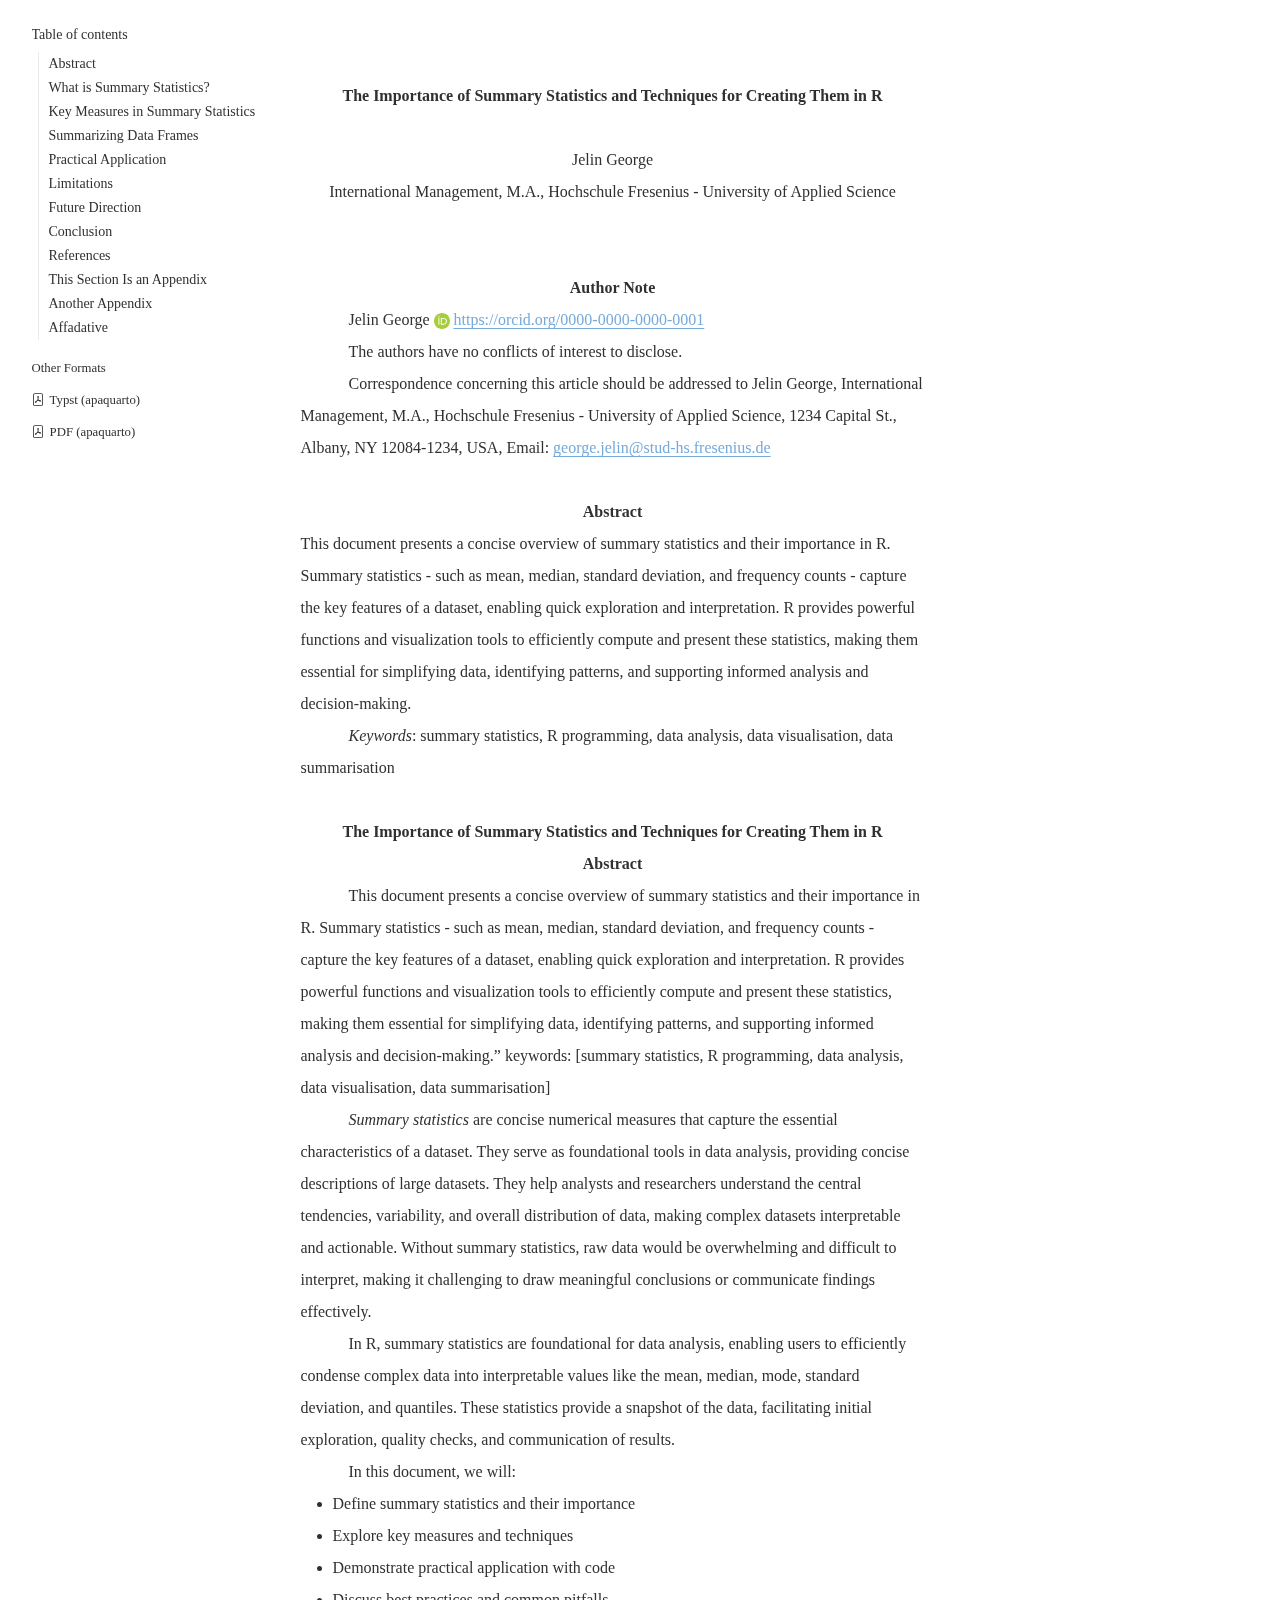
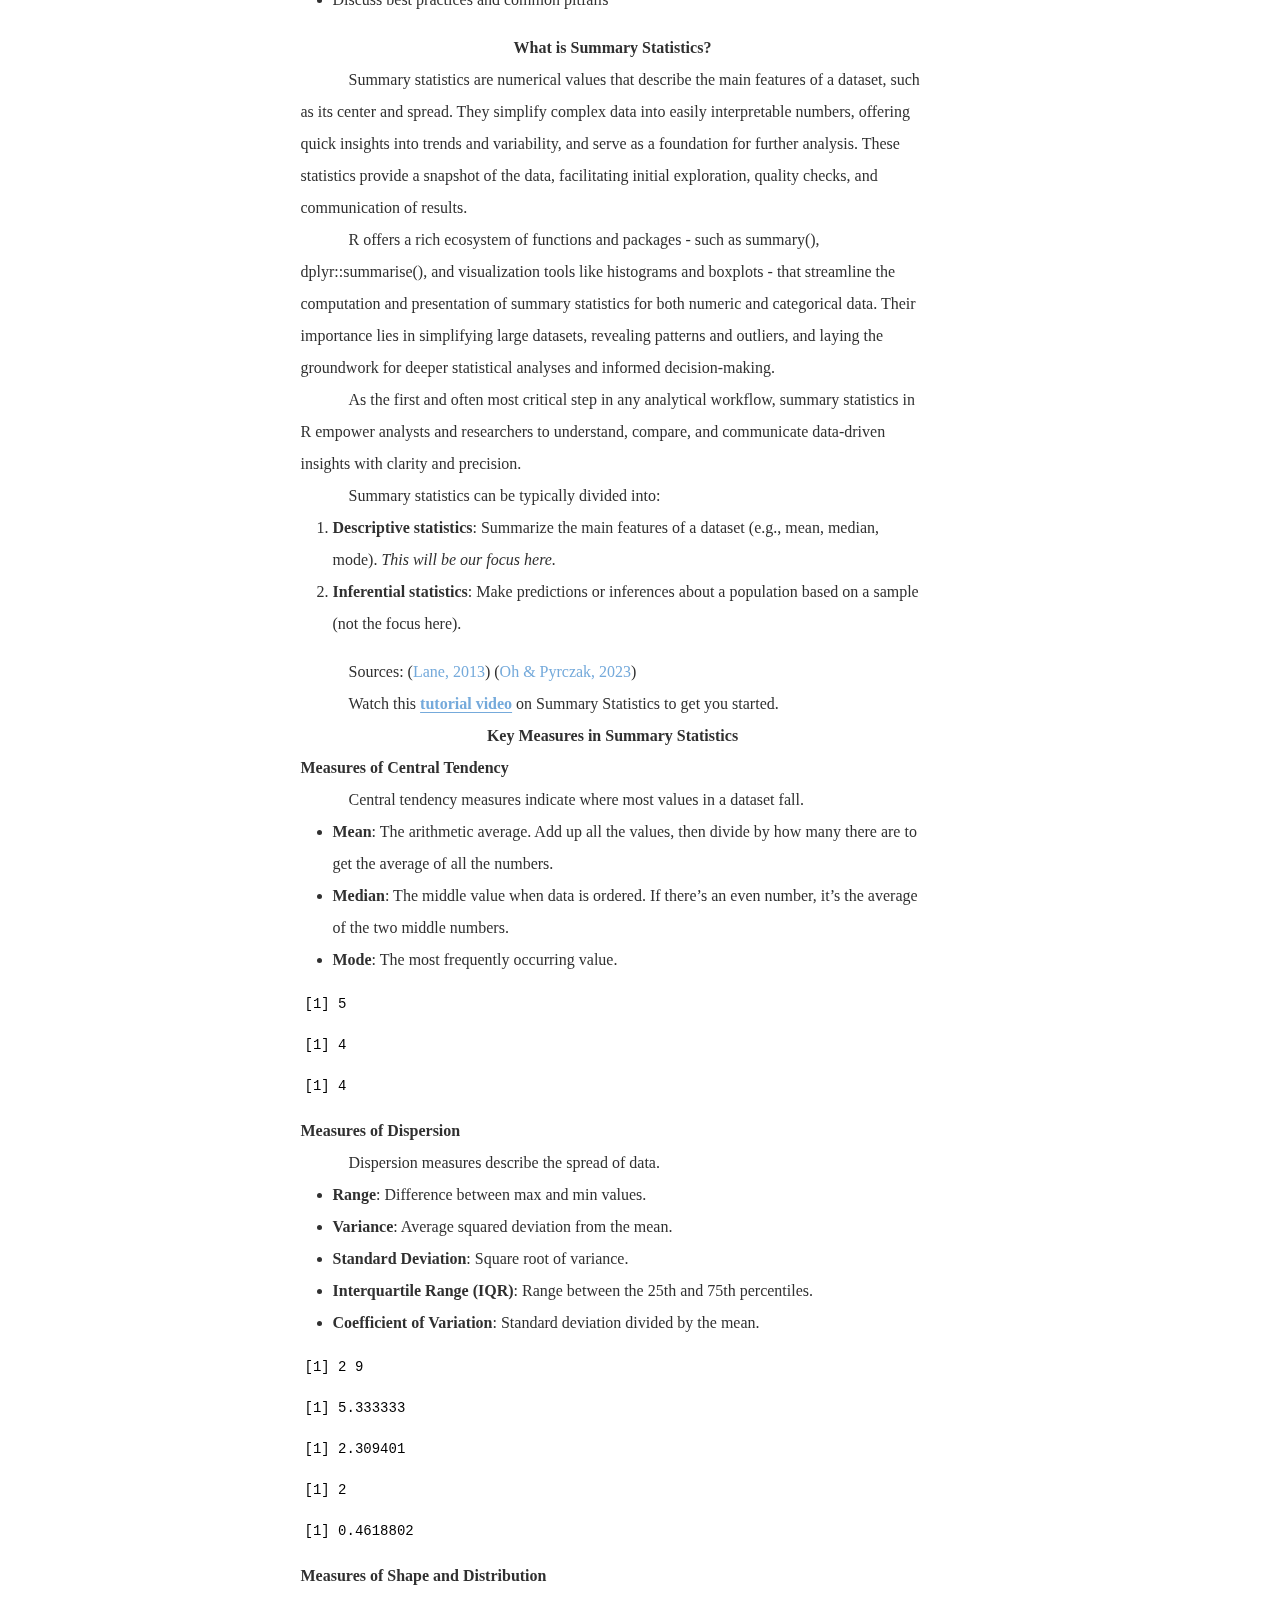
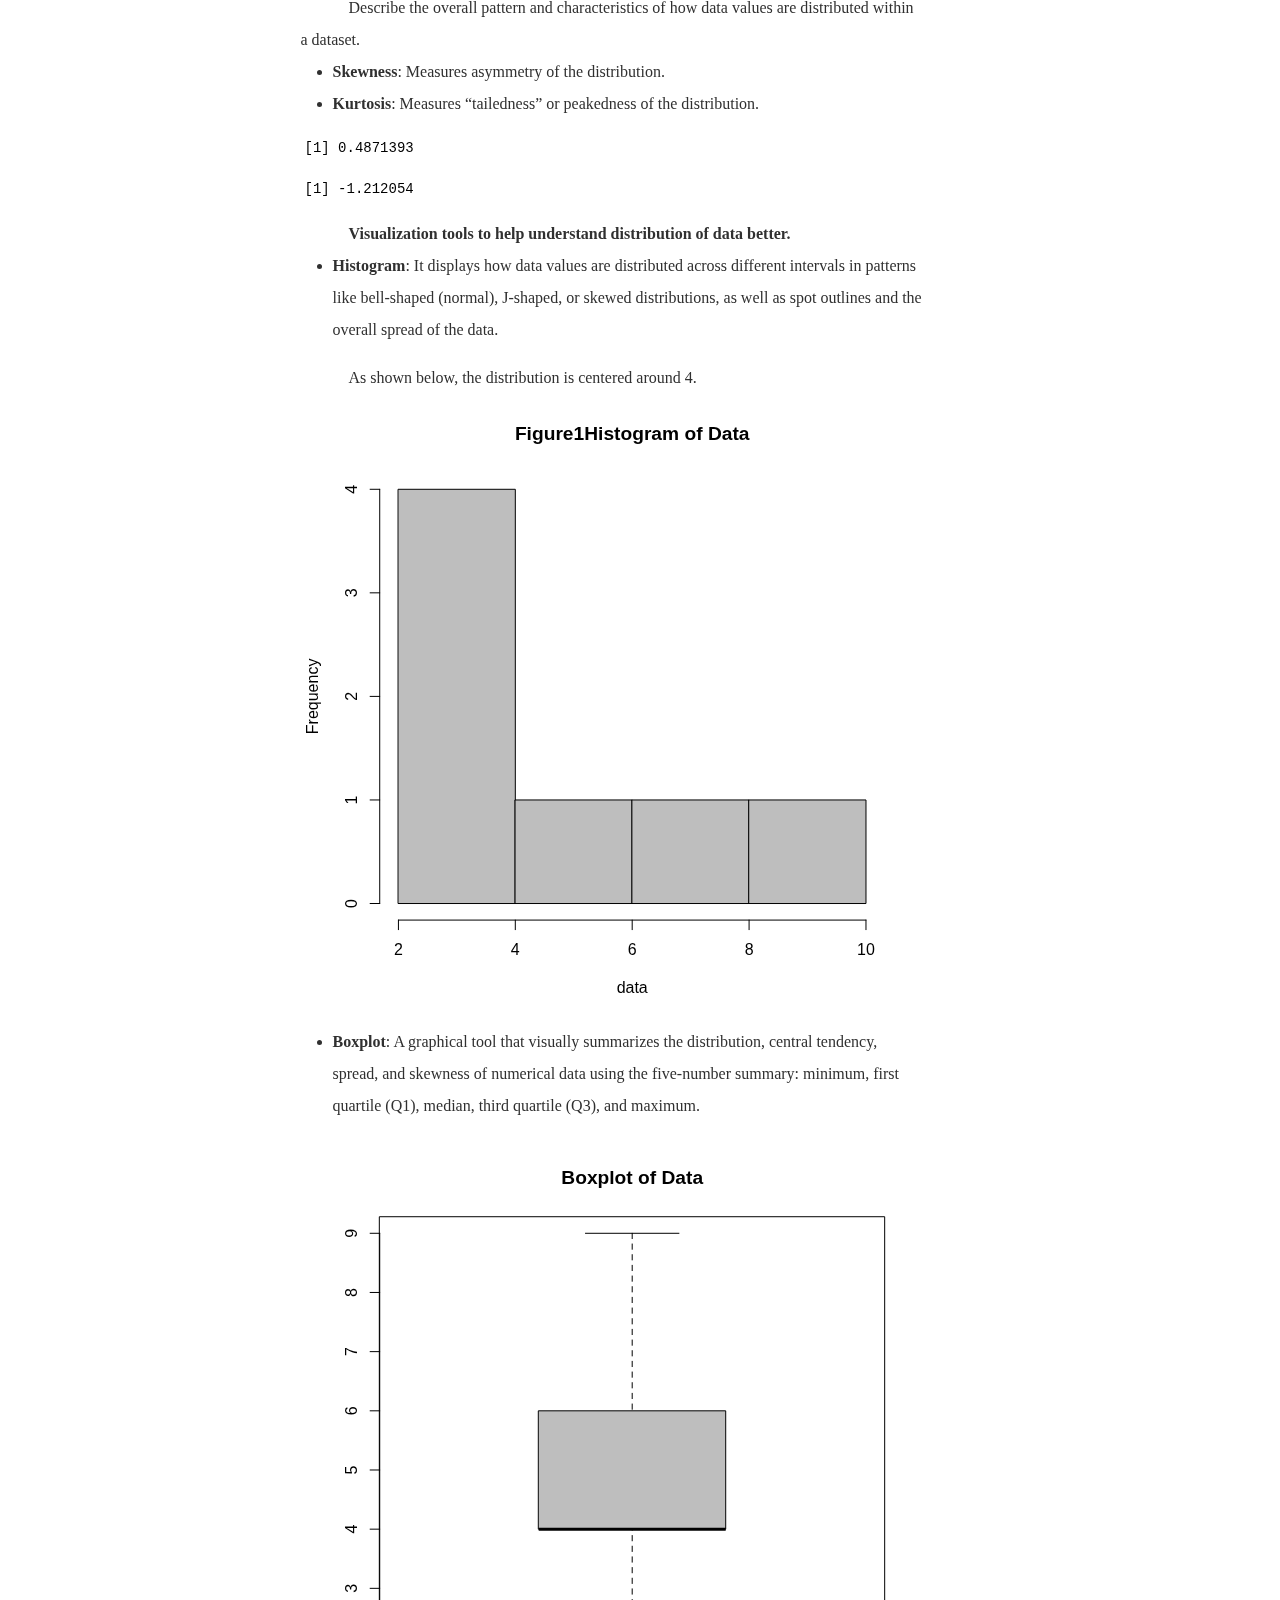
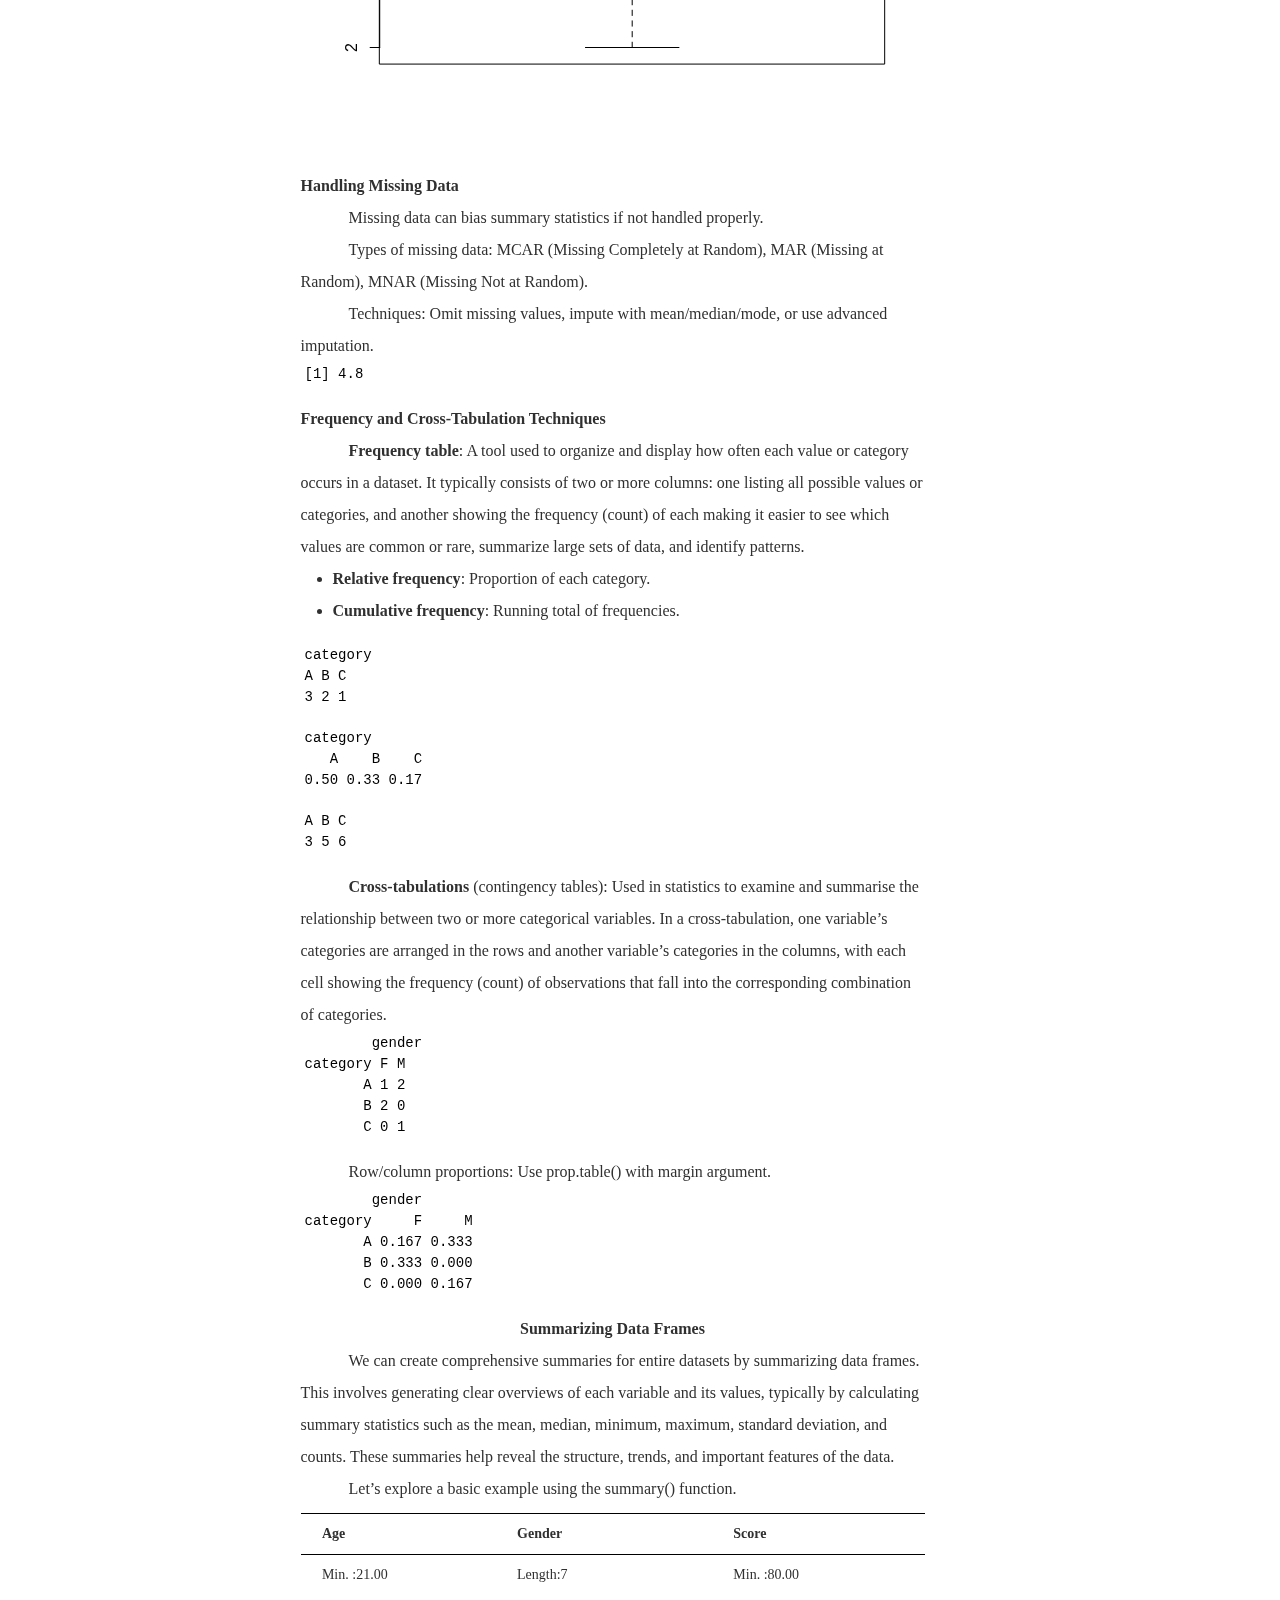
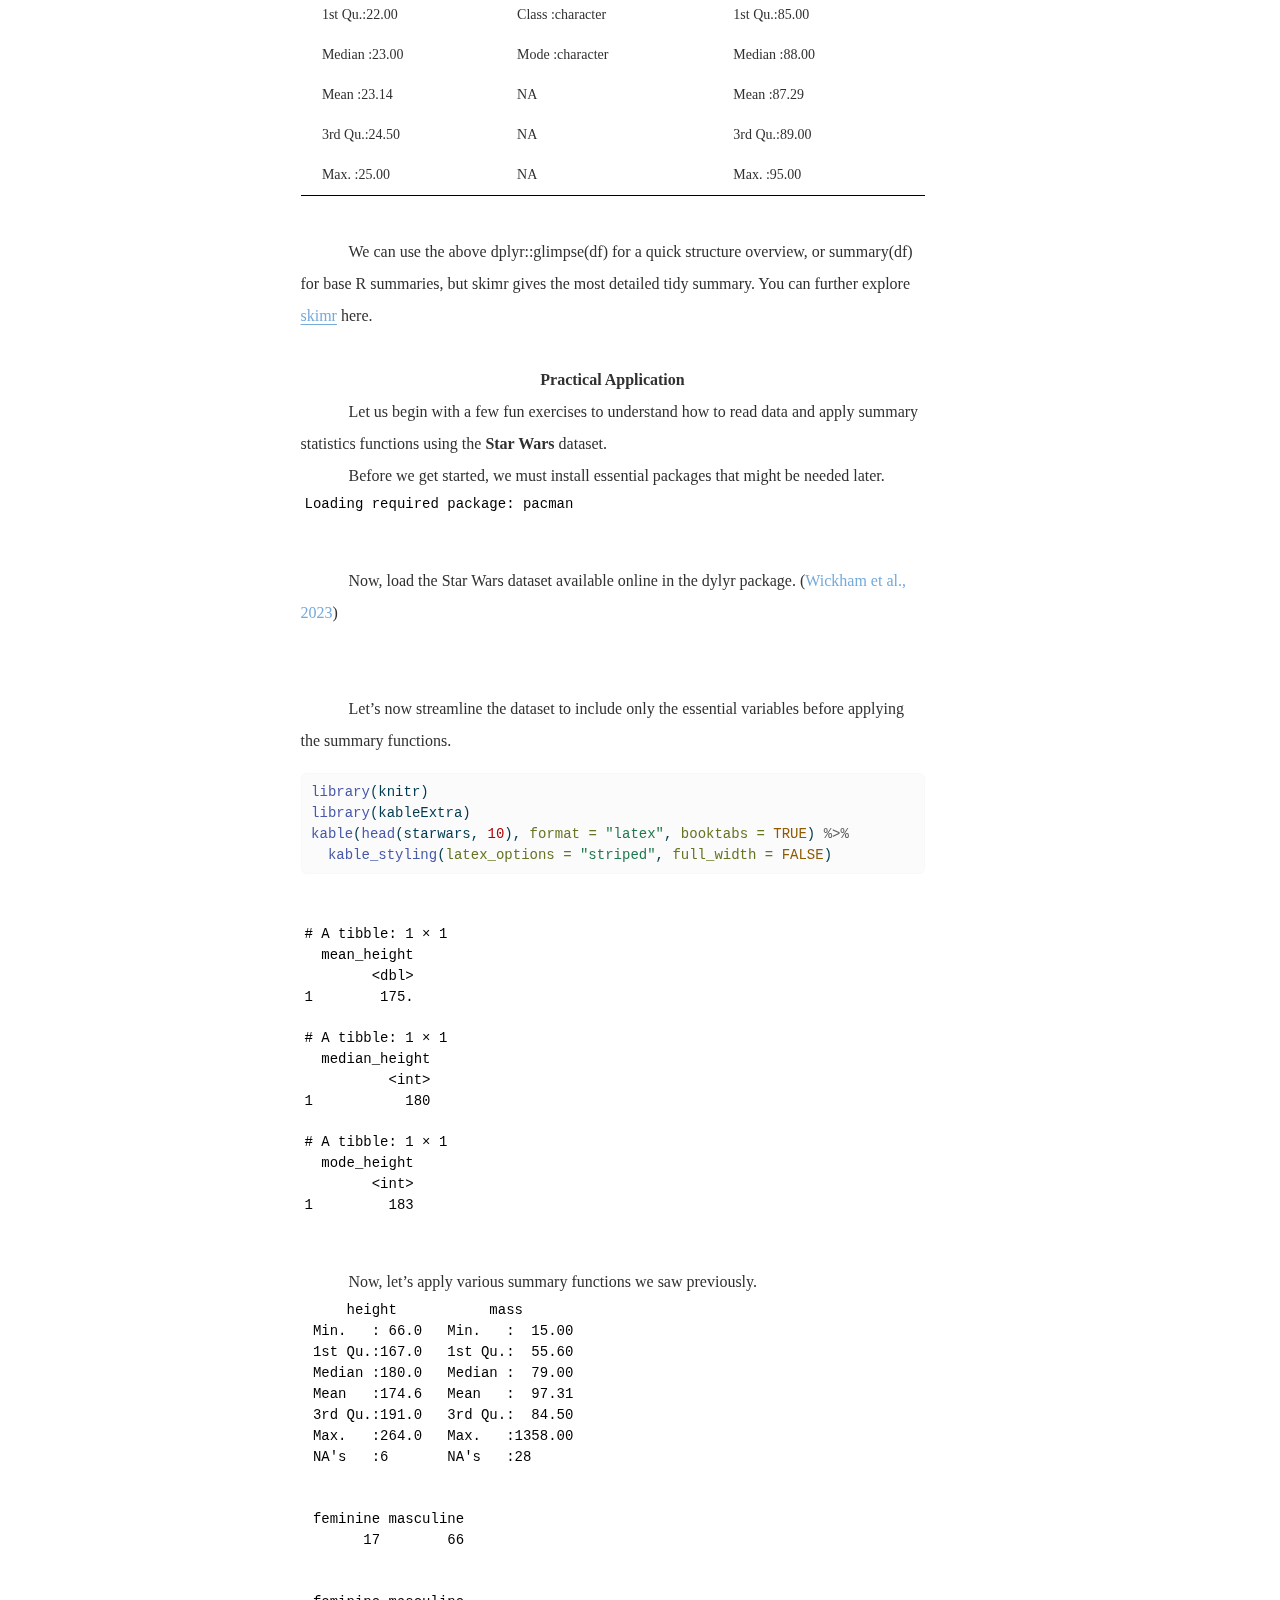
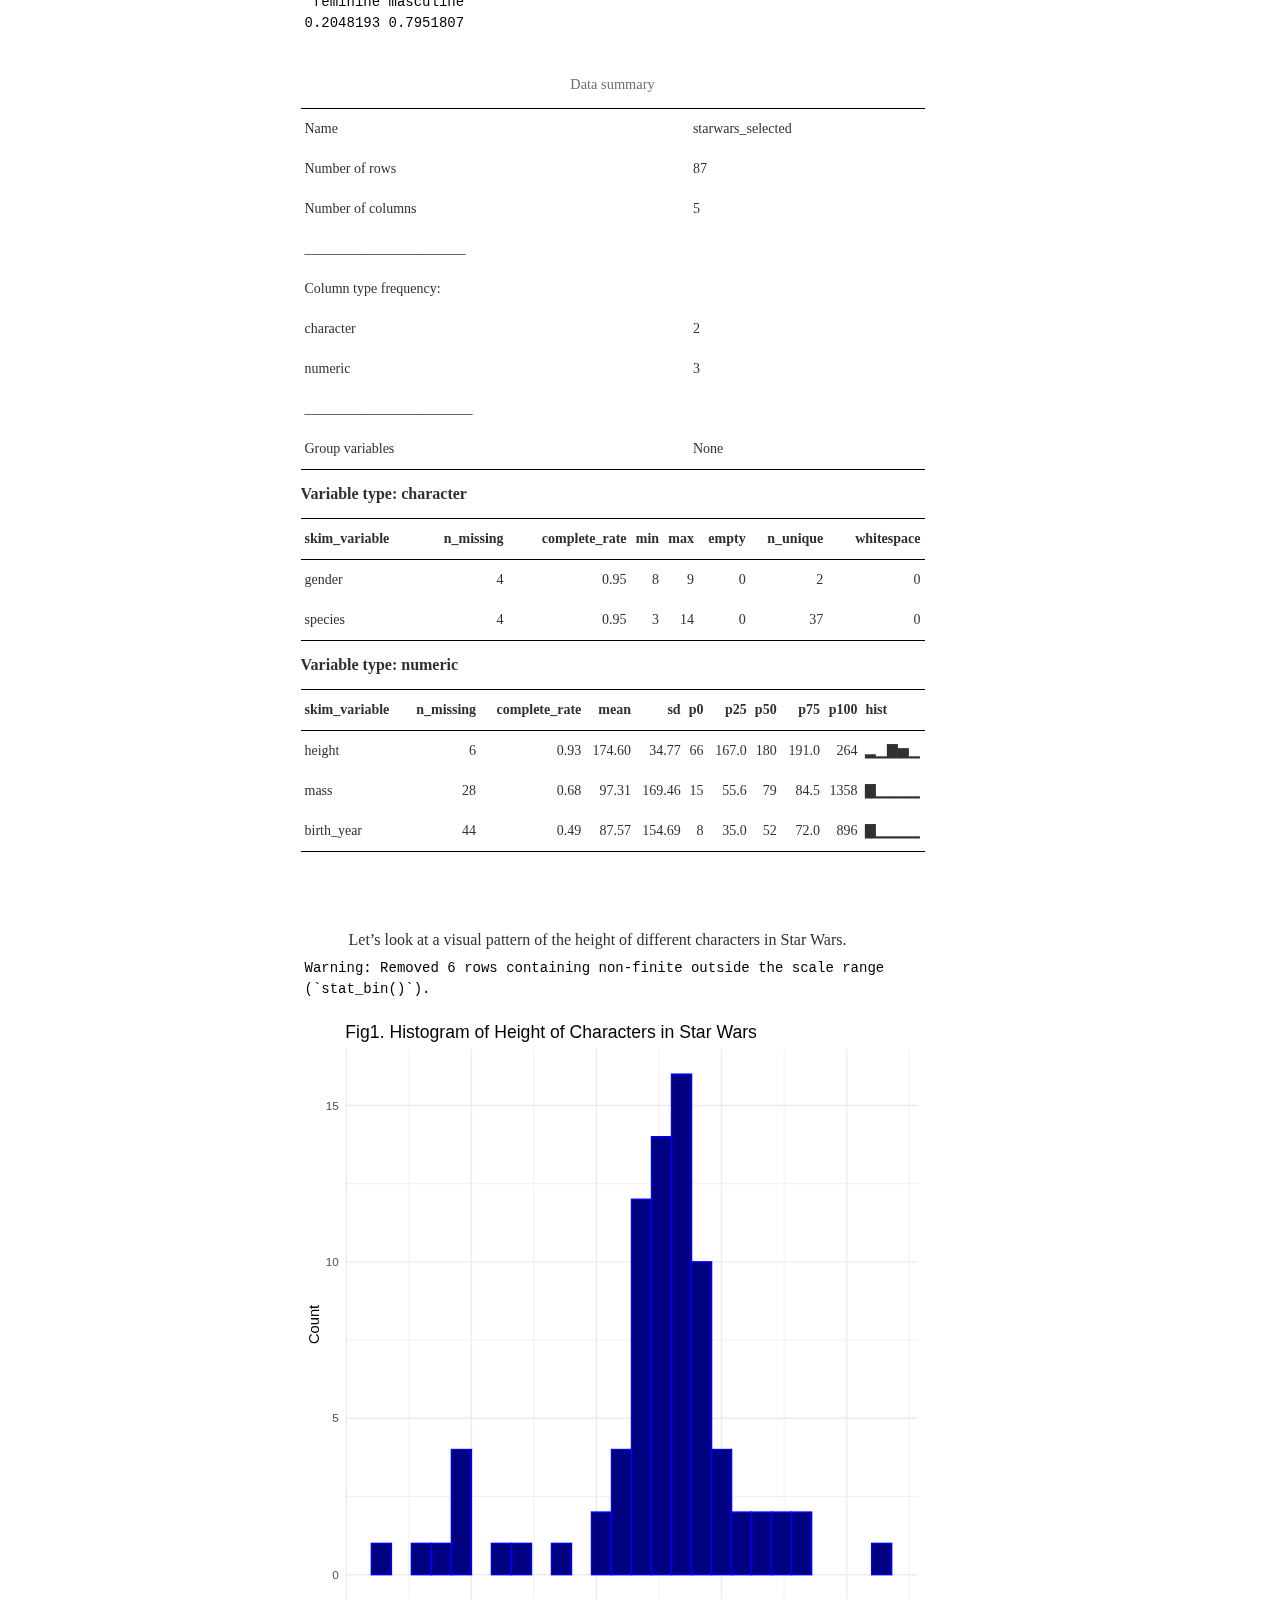
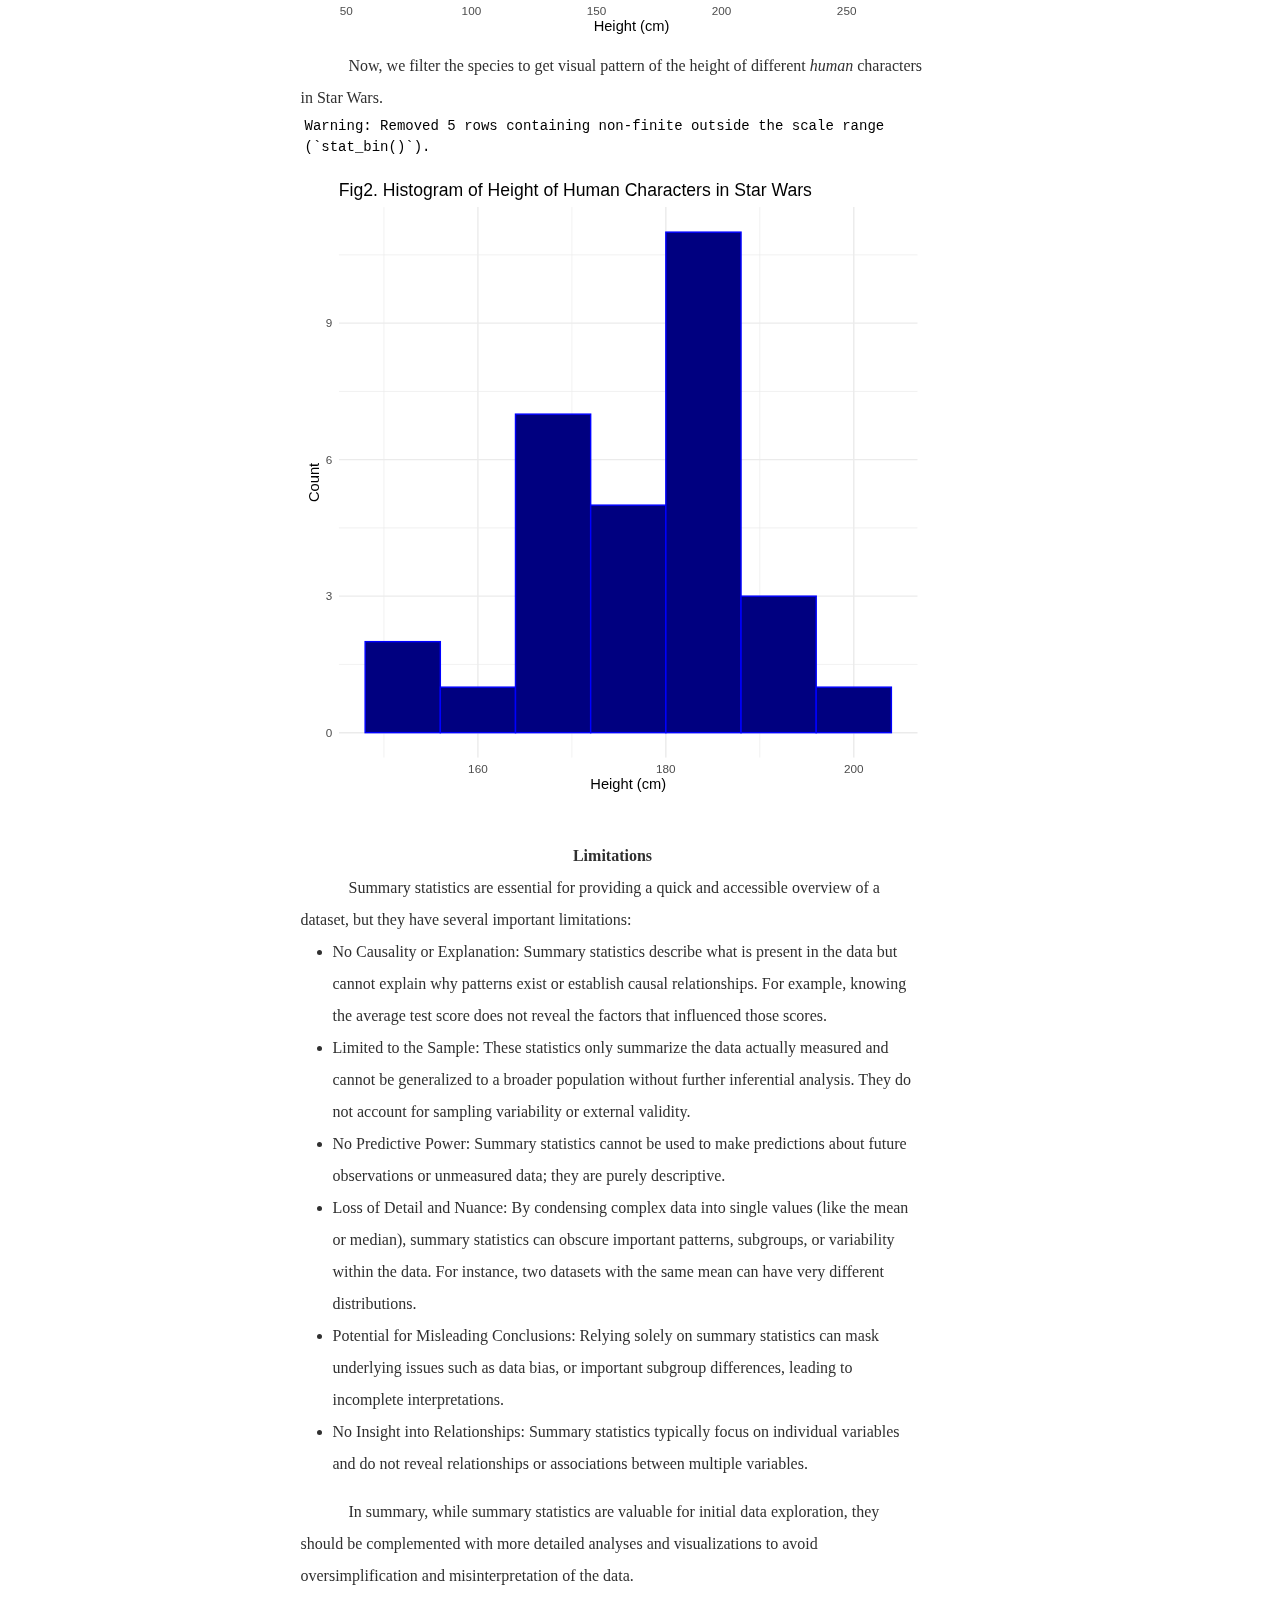
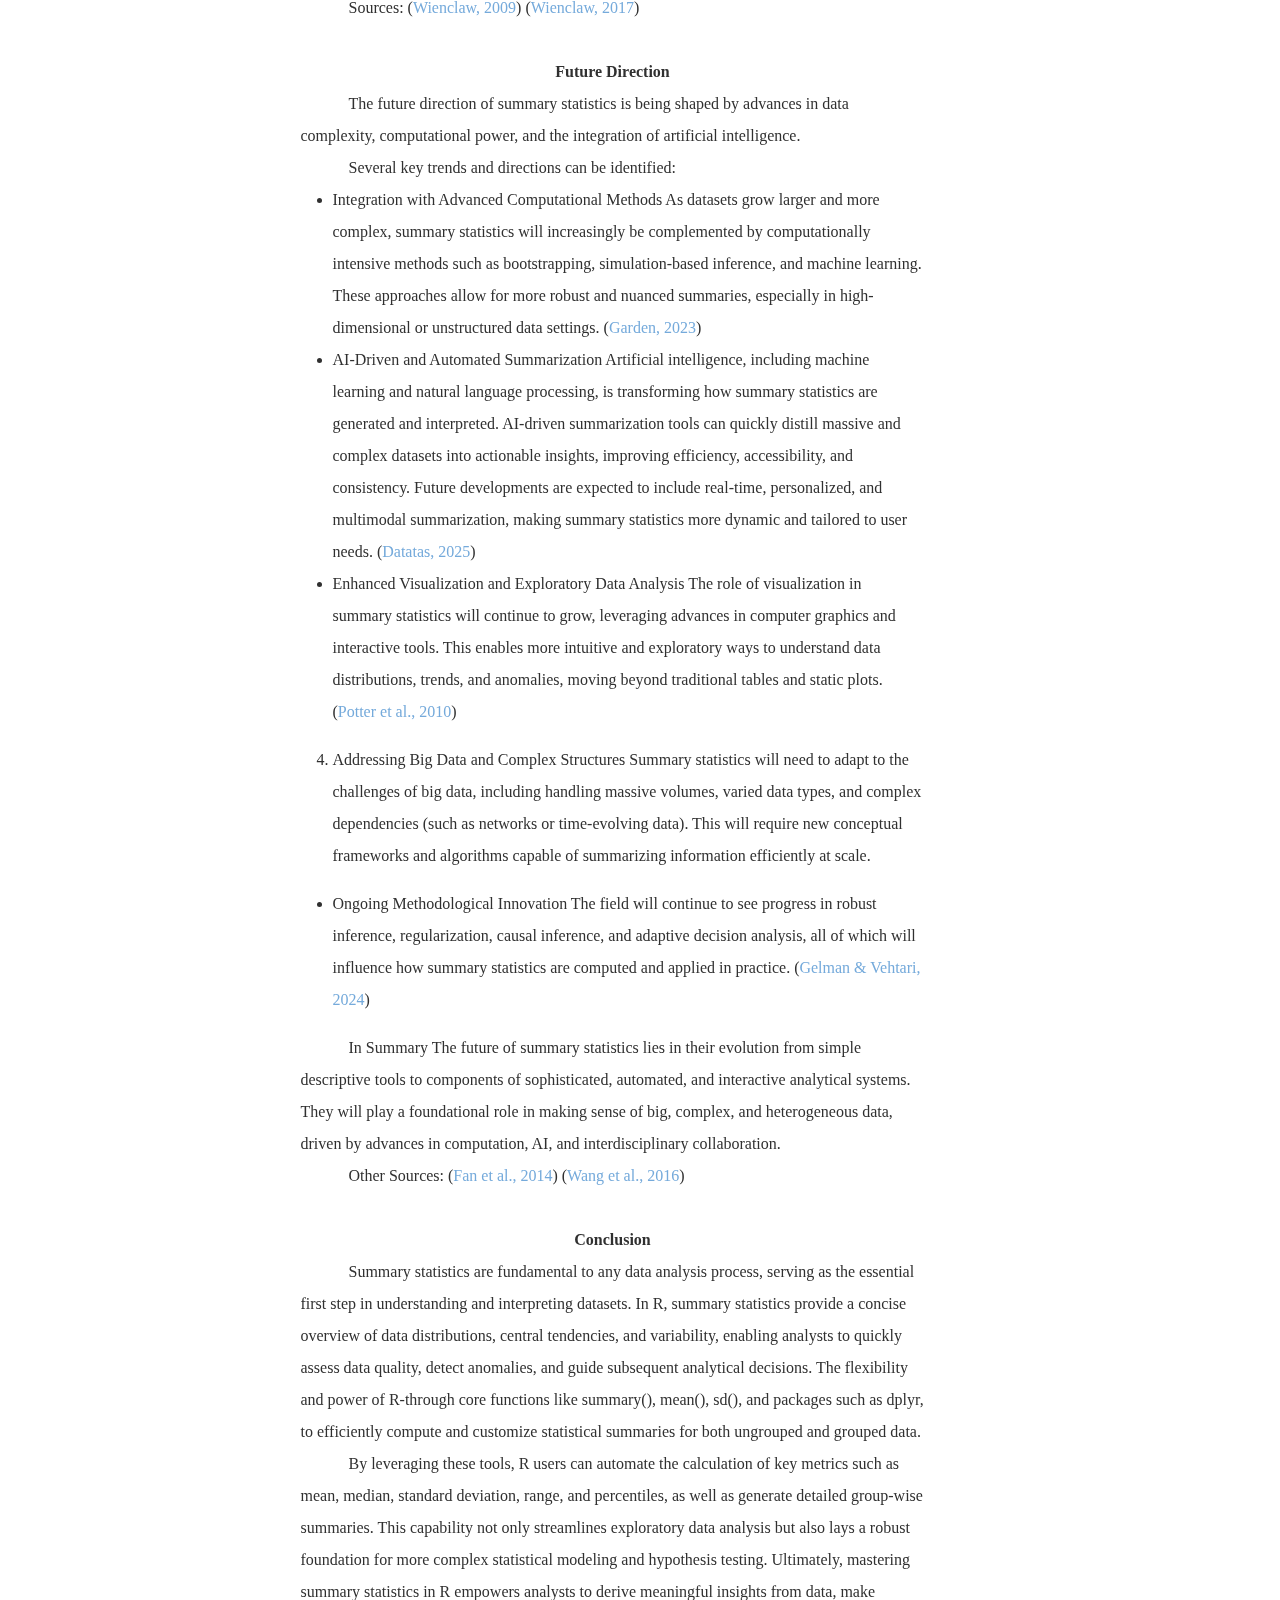
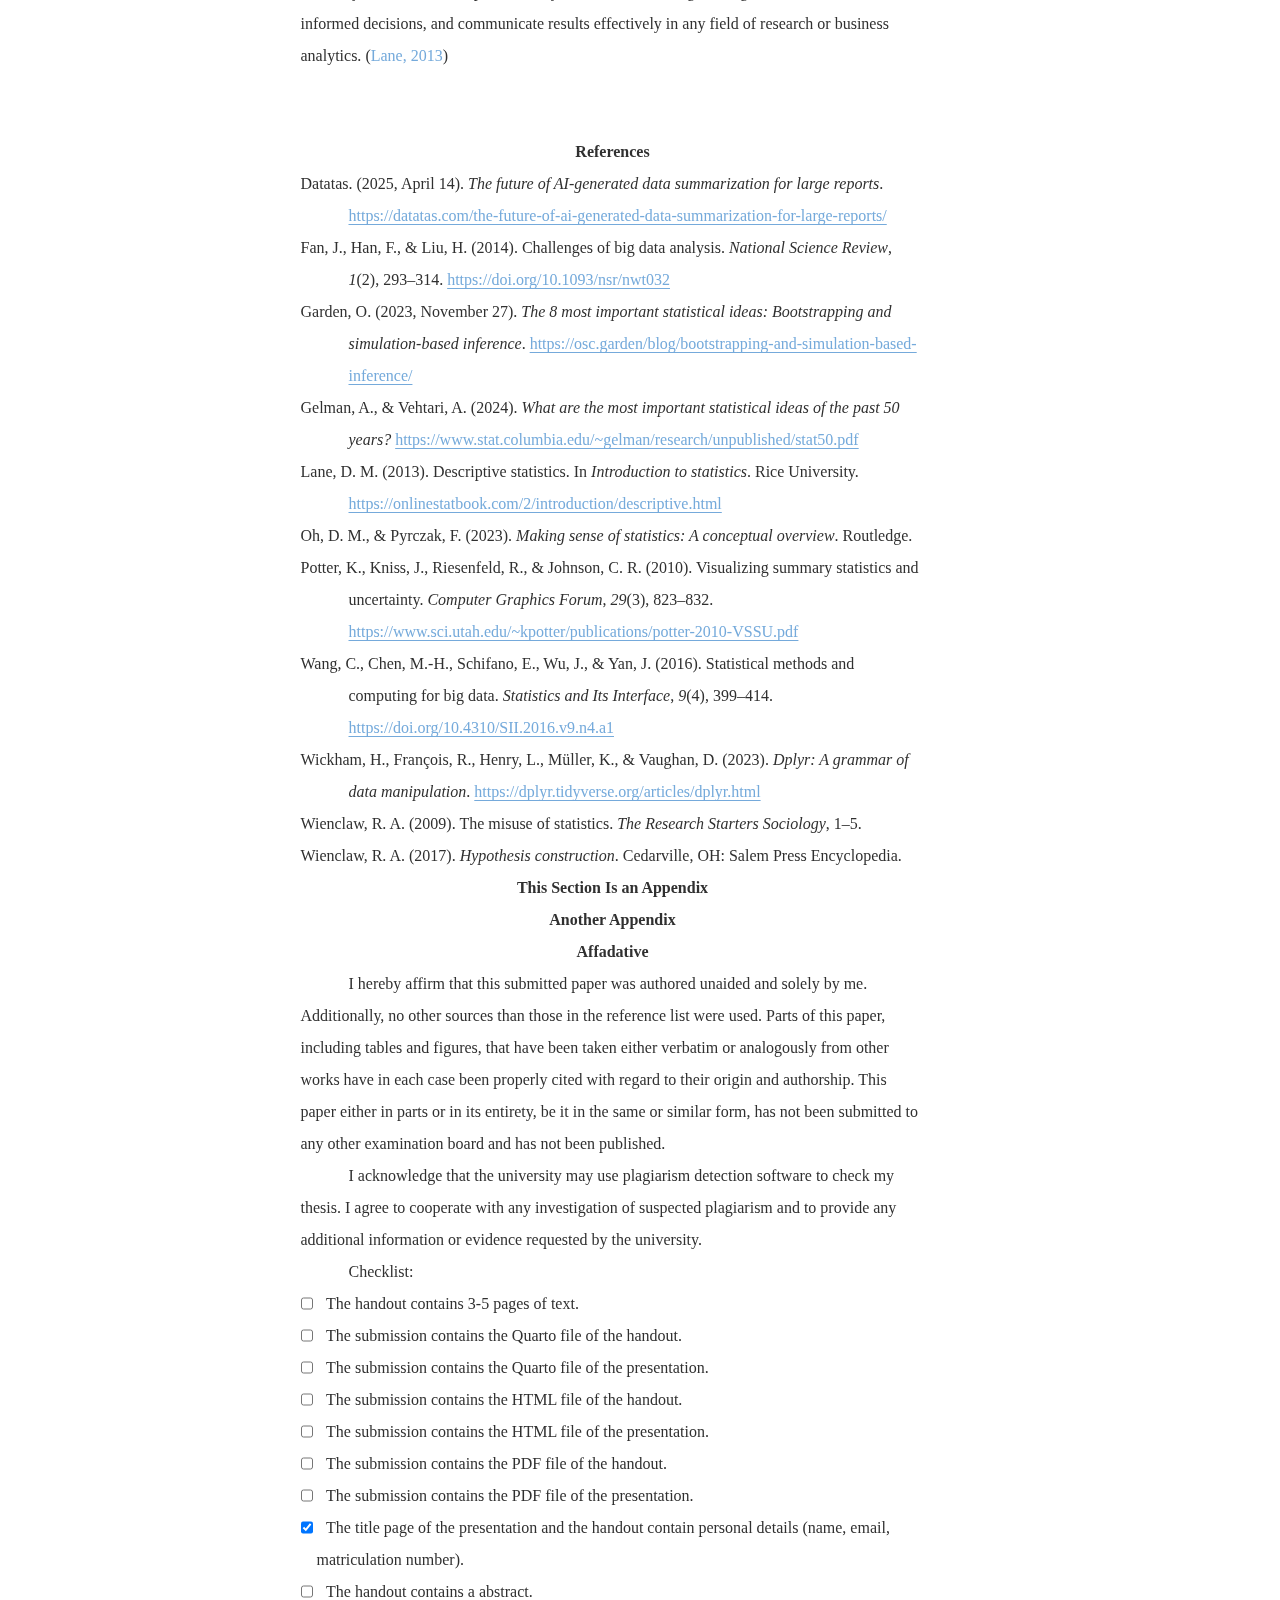
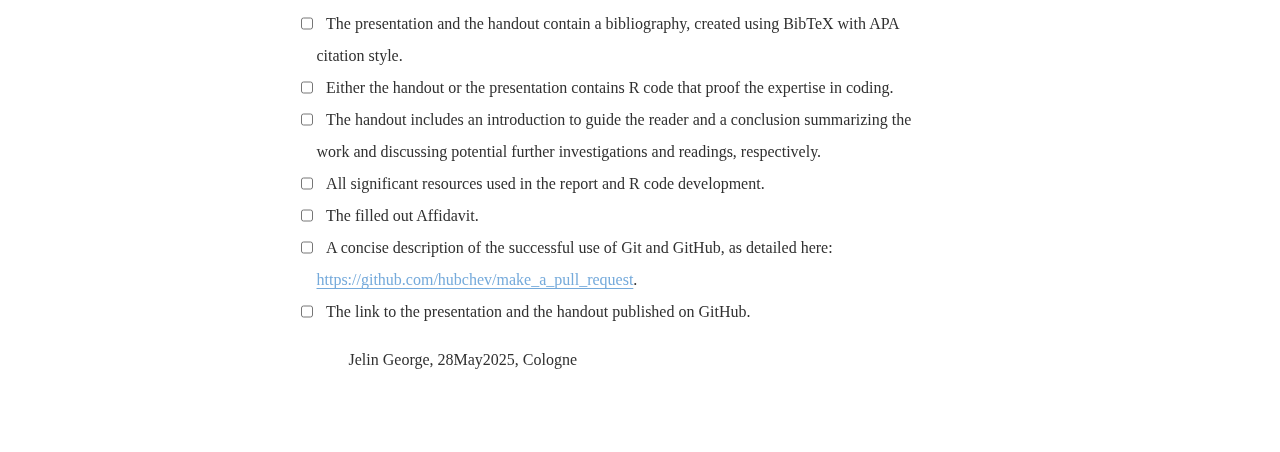
<file: sumstathandout.html>
<!DOCTYPE html>
<html xmlns="http://www.w3.org/1999/xhtml" lang="en-US" xml:lang="en-US"><head>

<meta charset="utf-8">
<meta name="generator" content="quarto-1.7.31">

<meta name="viewport" content="width=device-width, initial-scale=1.0, user-scalable=yes">

<meta name="author" content="Jelin George">
<meta name="keywords" content="summary statistics, R programming, data analysis, data visualisation, data summarisation">
<meta name="description" content="SUMMARY STATISTICS AND TECHNIQUES IN R">

<title>The Importance of Summary Statistics and Techniques for Creating Them in R</title>
<style>
code{white-space: pre-wrap;}
span.smallcaps{font-variant: small-caps;}
div.columns{display: flex; gap: min(4vw, 1.5em);}
div.column{flex: auto; overflow-x: auto;}
div.hanging-indent{margin-left: 1.5em; text-indent: -1.5em;}
ul.task-list{list-style: none;}
ul.task-list li input[type="checkbox"] {
  width: 0.8em;
  margin: 0 0.8em 0.2em -1em; /* quarto-specific, see https://github.com/quarto-dev/quarto-cli/issues/4556 */ 
  vertical-align: middle;
}
/* CSS for syntax highlighting */
html { -webkit-text-size-adjust: 100%; }
pre > code.sourceCode { white-space: pre; position: relative; }
pre > code.sourceCode > span { display: inline-block; line-height: 1.25; }
pre > code.sourceCode > span:empty { height: 1.2em; }
.sourceCode { overflow: visible; }
code.sourceCode > span { color: inherit; text-decoration: inherit; }
div.sourceCode { margin: 1em 0; }
pre.sourceCode { margin: 0; }
@media screen {
div.sourceCode { overflow: auto; }
}
@media print {
pre > code.sourceCode { white-space: pre-wrap; }
pre > code.sourceCode > span { text-indent: -5em; padding-left: 5em; }
}
pre.numberSource code
  { counter-reset: source-line 0; }
pre.numberSource code > span
  { position: relative; left: -4em; counter-increment: source-line; }
pre.numberSource code > span > a:first-child::before
  { content: counter(source-line);
    position: relative; left: -1em; text-align: right; vertical-align: baseline;
    border: none; display: inline-block;
    -webkit-touch-callout: none; -webkit-user-select: none;
    -khtml-user-select: none; -moz-user-select: none;
    -ms-user-select: none; user-select: none;
    padding: 0 4px; width: 4em;
  }
pre.numberSource { margin-left: 3em;  padding-left: 4px; }
div.sourceCode
  {   }
@media screen {
pre > code.sourceCode > span > a:first-child::before { text-decoration: underline; }
}
/* CSS for citations */
div.csl-bib-body { }
div.csl-entry {
  clear: both;
  margin-bottom: 0em;
}
.hanging-indent div.csl-entry {
  margin-left:2em;
  text-indent:-2em;
}
div.csl-left-margin {
  min-width:2em;
  float:left;
}
div.csl-right-inline {
  margin-left:2em;
  padding-left:1em;
}
div.csl-indent {
  margin-left: 2em;
}</style>


<script src="sumstathandout_files/libs/clipboard/clipboard.min.js"></script>
<script src="sumstathandout_files/libs/quarto-html/quarto.js" type="module"></script>
<script src="sumstathandout_files/libs/quarto-html/tabsets/tabsets.js" type="module"></script>
<script src="sumstathandout_files/libs/quarto-html/popper.min.js"></script>
<script src="sumstathandout_files/libs/quarto-html/tippy.umd.min.js"></script>
<link href="sumstathandout_files/libs/quarto-html/tippy.css" rel="stylesheet">
<link href="sumstathandout_files/libs/quarto-html/quarto-syntax-highlighting-e1a5c8363afafaef2c763b6775fbf3ca.css" rel="stylesheet" id="quarto-text-highlighting-styles">
<script src="sumstathandout_files/libs/bootstrap/bootstrap.min.js"></script>
<link href="sumstathandout_files/libs/bootstrap/bootstrap-icons.css" rel="stylesheet">
<link href="sumstathandout_files/libs/bootstrap/bootstrap-967bfc029c68e8d72ac0bafb67f2687c.min.css" rel="stylesheet" append-hash="true" id="quarto-bootstrap" data-mode="light">


<link rel="stylesheet" href="_extensions/wjschne/apaquarto/apa.css">
</head>

<body class="quarto-light">

<div id="quarto-content" class="page-columns page-rows-contents page-layout-article toc-left">
<div id="quarto-sidebar-toc-left" class="sidebar toc-left">
  <nav id="TOC" role="doc-toc" class="toc-active">
    <h2 id="toc-title">Table of contents</h2>
   
  <ul>
  <li><a href="#section" id="toc-section" class="nav-link active" data-scroll-target="#section"></a></li>
  <li><a href="#abstract" id="toc-abstract" class="nav-link" data-scroll-target="#abstract">Abstract</a></li>
  <li><a href="#what-is-summary-statistics" id="toc-what-is-summary-statistics" class="nav-link" data-scroll-target="#what-is-summary-statistics">What is Summary Statistics?</a></li>
  <li><a href="#key-measures-in-summary-statistics" id="toc-key-measures-in-summary-statistics" class="nav-link" data-scroll-target="#key-measures-in-summary-statistics">Key Measures in Summary Statistics</a>
  <ul class="collapse">
  <li><a href="#measures-of-central-tendency" id="toc-measures-of-central-tendency" class="nav-link" data-scroll-target="#measures-of-central-tendency">Measures of Central Tendency</a></li>
  <li><a href="#measures-of-dispersion" id="toc-measures-of-dispersion" class="nav-link" data-scroll-target="#measures-of-dispersion">Measures of Dispersion</a></li>
  <li><a href="#measures-of-shape-and-distribution" id="toc-measures-of-shape-and-distribution" class="nav-link" data-scroll-target="#measures-of-shape-and-distribution">Measures of Shape and Distribution</a></li>
  <li><a href="#handling-missing-data" id="toc-handling-missing-data" class="nav-link" data-scroll-target="#handling-missing-data">Handling Missing Data</a></li>
  <li><a href="#frequency-and-cross-tabulation-techniques" id="toc-frequency-and-cross-tabulation-techniques" class="nav-link" data-scroll-target="#frequency-and-cross-tabulation-techniques">Frequency and Cross-Tabulation Techniques</a></li>
  </ul></li>
  <li><a href="#summarizing-data-frames" id="toc-summarizing-data-frames" class="nav-link" data-scroll-target="#summarizing-data-frames">Summarizing Data Frames</a></li>
  <li><a href="#practical-application" id="toc-practical-application" class="nav-link" data-scroll-target="#practical-application">Practical Application</a></li>
  <li><a href="#limitations" id="toc-limitations" class="nav-link" data-scroll-target="#limitations">Limitations</a></li>
  <li><a href="#future-direction" id="toc-future-direction" class="nav-link" data-scroll-target="#future-direction">Future Direction</a></li>
  <li><a href="#conclusion" id="toc-conclusion" class="nav-link" data-scroll-target="#conclusion">Conclusion</a></li>
  <li><a href="#references" id="toc-references" class="nav-link" data-scroll-target="#references">References</a></li>
  <li><a href="#apx-a" id="toc-apx-a" class="nav-link" data-scroll-target="#apx-a">This Section Is an Appendix</a></li>
  <li><a href="#apx-b" id="toc-apx-b" class="nav-link" data-scroll-target="#apx-b">Another Appendix</a></li>
  <li><a href="#affadative" id="toc-affadative" class="nav-link" data-scroll-target="#affadative">Affadative</a></li>
  </ul>
<div class="quarto-alternate-formats"><h2>Other Formats</h2><ul><li><a href="sumstathandout.pdf"><i class="bi bi-file-pdf"></i>Typst (apaquarto)</a></li><li><a href="sumstathandout.pdf"><i class="bi bi-file-pdf"></i>PDF (apaquarto)</a></li></ul></div></nav>
</div>
<div id="quarto-margin-sidebar" class="sidebar margin-sidebar zindex-bottom">
</div>
<main class="content" id="quarto-document-content">




<br>

<br>

<section id="title" class="level1 title unnumbered unlisted">
<h1 class="title unnumbered unlisted">The Importance of Summary Statistics and Techniques for Creating Them in R</h1>
<div class="Author">
<br>

<p>Jelin George</p>
<p>International Management, M.A., Hochschule Fresenius - University of Applied Science</p>
</div>
<br>

<br>

</section>
<section id="author-note" class="level1 unnumbered unlisted AuthorNote">
<h1 class="unnumbered unlisted AuthorNote">Author Note</h1>
<p>Jelin George <img src="_extensions/wjschne/apaquarto/ORCID-iD_icon-vector.svg" id="orchid" class="img-fluid" style="width:4.23mm" alt="Orcid ID Logo: A green circle with white letters ID"> <a href="https://orcid.org/0000-0000-0000-0001">https://orcid.org/0000-0000-0000-0001</a></p>
<p>The authors have no conflicts of interest to disclose.</p>
<p>Correspondence concerning this article should be addressed to Jelin George, International Management, M.A., Hochschule Fresenius - University of Applied Science, 1234 Capital St., Albany, NY 12084-1234, USA, Email: <a href="mailto:george.jelin@stud-hs.fresenius.de">george.jelin@stud-hs.fresenius.de</a></p>
<br>
</section>
<section id="abstract" class="level1 unnumbered unlisted AuthorNote">
<h1 class="unnumbered unlisted AuthorNote">Abstract</h1>
<div class="AbstractFirstParagraph">
<p>This document presents a concise overview of summary statistics and their importance in R. Summary statistics - such as mean, median, standard deviation, and frequency counts - capture the key features of a dataset, enabling quick exploration and interpretation. R provides powerful functions and visualization tools to efficiently compute and present these statistics, making them essential for simplifying data, identifying patterns, and supporting informed analysis and decision-making.</p>
</div>
<p><em>Keywords</em>: summary statistics, R programming, data analysis, data visualisation, data summarisation</p>
<br>
</section>
<section id="firstheader" class="level1 title unnumbered unlisted">
<h1 class="title unnumbered unlisted">The Importance of Summary Statistics and Techniques for Creating Them in R</h1>
</section>
<section id="section" class="level1">
<h1></h1>
</section>
<section id="abstract" class="level1">
<h1>Abstract</h1>
<p>This document presents a concise overview of summary statistics and their importance in R. Summary statistics - such as mean, median, standard deviation, and frequency counts - capture the key features of a dataset, enabling quick exploration and interpretation. R provides powerful functions and visualization tools to efficiently compute and present these statistics, making them essential for simplifying data, identifying patterns, and supporting informed analysis and decision-making.” keywords: [summary statistics, R programming, data analysis, data visualisation, data summarisation]</p>
<div style="page-break-after: always;"></div>
<p><em>Summary statistics</em> are concise numerical measures that capture the essential characteristics of a dataset. They serve as foundational tools in data analysis, providing concise descriptions of large datasets. They help analysts and researchers understand the central tendencies, variability, and overall distribution of data, making complex datasets interpretable and actionable. Without summary statistics, raw data would be overwhelming and difficult to interpret, making it challenging to draw meaningful conclusions or communicate findings effectively.</p>
<p>In R, summary statistics are foundational for data analysis, enabling users to efficiently condense complex data into interpretable values like the mean, median, mode, standard deviation, and quantiles. These statistics provide a snapshot of the data, facilitating initial exploration, quality checks, and communication of results.</p>
<p>In this document, we will:</p>
<ul>
<li><p>Define summary statistics and their importance</p></li>
<li><p>Explore key measures and techniques</p></li>
<li><p>Demonstrate practical application with code</p></li>
<li><p>Discuss best practices and common pitfalls</p></li>
</ul>
<div style="page-break-after: always;"></div>
</section>
<section id="what-is-summary-statistics" class="level1">
<h1>What is Summary Statistics?</h1>
<p>Summary statistics are numerical values that describe the main features of a dataset, such as its center and spread. They simplify complex data into easily interpretable numbers, offering quick insights into trends and variability, and serve as a foundation for further analysis. These statistics provide a snapshot of the data, facilitating initial exploration, quality checks, and communication of results.</p>
<p>R offers a rich ecosystem of functions and packages - such as summary(), dplyr::summarise(), and visualization tools like histograms and boxplots - that streamline the computation and presentation of summary statistics for both numeric and categorical data. Their importance lies in simplifying large datasets, revealing patterns and outliers, and laying the groundwork for deeper statistical analyses and informed decision-making.</p>
<p>As the first and often most critical step in any analytical workflow, summary statistics in R empower analysts and researchers to understand, compare, and communicate data-driven insights with clarity and precision.</p>
<p>Summary statistics can be typically divided into:</p>
<ol type="1">
<li><p><strong>Descriptive statistics</strong>: Summarize the main features of a dataset (e.g., mean, median, mode). <em>This will be our focus here.</em></p></li>
<li><p><strong>Inferential statistics</strong>: Make predictions or inferences about a population based on a sample (not the focus here).</p></li>
</ol>
<p>Sources: <span class="citation" data-cites="lane2013descriptive">(<a href="#ref-lane2013descriptive" role="doc-biblioref">Lane, 2013</a>)</span> <span class="citation" data-cites="oh2023making">(<a href="#ref-oh2023making" role="doc-biblioref">Oh &amp; Pyrczak, 2023</a>)</span></p>
<p>Watch this <a href="https://www.youtube.com/watch?v=yoPGwvUzjgQ"><strong>tutorial video</strong></a> on Summary Statistics to get you started.</p>
</section>
<section id="key-measures-in-summary-statistics" class="level1">
<h1>Key Measures in Summary Statistics</h1>
<section id="measures-of-central-tendency" class="level2">
<h2 data-anchor-id="measures-of-central-tendency">Measures of Central Tendency</h2>
<p>Central tendency measures indicate where most values in a dataset fall.</p>
<ul>
<li><p><strong>Mean</strong>: The arithmetic average. Add up all the values, then divide by how many there are to get the average of all the numbers.</p></li>
<li><p><strong>Median</strong>: The middle value when data is ordered. If there’s an even number, it’s the average of the two middle numbers.</p></li>
<li><p><strong>Mode</strong>: The most frequently occurring value.</p></li>
</ul>
<div class="cell">
<div class="cell-output cell-output-stdout">
<pre><code>[1] 5</code></pre>
</div>
<div class="cell-output cell-output-stdout">
<pre><code>[1] 4</code></pre>
</div>
<div class="cell-output cell-output-stdout">
<pre><code>[1] 4</code></pre>
</div>
</div>
</section>
<section id="measures-of-dispersion" class="level2">
<h2 data-anchor-id="measures-of-dispersion">Measures of Dispersion</h2>
<p>Dispersion measures describe the spread of data.</p>
<ul>
<li><p><strong>Range</strong>: Difference between max and min values.</p></li>
<li><p><strong>Variance</strong>: Average squared deviation from the mean.</p></li>
<li><p><strong>Standard Deviation</strong>: Square root of variance.</p></li>
<li><p><strong>Interquartile Range (IQR)</strong>: Range between the 25th and 75th percentiles.</p></li>
<li><p><strong>Coefficient of Variation</strong>: Standard deviation divided by the mean.</p></li>
</ul>
<div class="cell">
<div class="cell-output cell-output-stdout">
<pre><code>[1] 2 9</code></pre>
</div>
<div class="cell-output cell-output-stdout">
<pre><code>[1] 5.333333</code></pre>
</div>
<div class="cell-output cell-output-stdout">
<pre><code>[1] 2.309401</code></pre>
</div>
<div class="cell-output cell-output-stdout">
<pre><code>[1] 2</code></pre>
</div>
<div class="cell-output cell-output-stdout">
<pre><code>[1] 0.4618802</code></pre>
</div>
</div>
</section>
<section id="measures-of-shape-and-distribution" class="level2">
<h2 data-anchor-id="measures-of-shape-and-distribution">Measures of Shape and Distribution</h2>
<p>Describe the overall pattern and characteristics of how data values are distributed within a dataset.</p>
<ul>
<li><strong>Skewness</strong>: Measures asymmetry of the distribution.</li>
<li><strong>Kurtosis</strong>: Measures “tailedness” or peakedness of the distribution.</li>
</ul>
<div class="cell">
<div class="cell-output cell-output-stdout">
<pre><code>[1] 0.4871393</code></pre>
</div>
<div class="cell-output cell-output-stdout">
<pre><code>[1] -1.212054</code></pre>
</div>
</div>
<p><strong>Visualization tools to help understand distribution of data better.</strong></p>
<ul>
<li><strong>Histogram</strong>: It displays how data values are distributed across different intervals in patterns like bell-shaped (normal), J-shaped, or skewed distributions, as well as spot outlines and the overall spread of the data.</li>
</ul>
<p>As shown below, the distribution is centered around 4.</p>
<div class="cell">
<div class="cell-output-display">
<div>
<figure class="figure">
<p><img src="sumstathandout_files/figure-html/unnamed-chunk-4-1.svg" class="img-fluid figure-img" width="624"></p>
</figure>
</div>
</div>
</div>
<ul>
<li><strong>Boxplot</strong>: A graphical tool that visually summarizes the distribution, central tendency, spread, and skewness of numerical data using the five-number summary: minimum, first quartile (Q1), median, third quartile (Q3), and maximum.</li>
</ul>
<div class="cell">
<div class="cell-output-display">
<div>
<figure class="figure">
<p><img src="sumstathandout_files/figure-html/unnamed-chunk-5-1.svg" class="img-fluid figure-img" width="624"></p>
</figure>
</div>
</div>
</div>
</section>
<section id="handling-missing-data" class="level2">
<h2 data-anchor-id="handling-missing-data">Handling Missing Data</h2>
<p>Missing data can bias summary statistics if not handled properly.</p>
<p>Types of missing data: MCAR (Missing Completely at Random), MAR (Missing at Random), MNAR (Missing Not at Random).</p>
<p>Techniques: Omit missing values, impute with mean/median/mode, or use advanced imputation.</p>
<div class="cell">
<div class="cell-output cell-output-stdout">
<pre><code>[1] 4.8</code></pre>
</div>
</div>
</section>
<section id="frequency-and-cross-tabulation-techniques" class="level2">
<h2 data-anchor-id="frequency-and-cross-tabulation-techniques">Frequency and Cross-Tabulation Techniques</h2>
<p><strong>Frequency table</strong>: A tool used to organize and display how often each value or category occurs in a dataset. It typically consists of two or more columns: one listing all possible values or categories, and another showing the frequency (count) of each making it easier to see which values are common or rare, summarize large sets of data, and identify patterns.</p>
<ul>
<li><strong>Relative frequency</strong>: Proportion of each category.</li>
<li><strong>Cumulative frequency</strong>: Running total of frequencies.</li>
</ul>
<div class="cell">
<div class="cell-output cell-output-stdout">
<pre><code>category
A B C 
3 2 1 </code></pre>
</div>
<div class="cell-output cell-output-stdout">
<pre><code>category
   A    B    C 
0.50 0.33 0.17 </code></pre>
</div>
</div>
<div class="cell">
<div class="cell-output cell-output-stdout">
<pre><code>A B C 
3 5 6 </code></pre>
</div>
</div>
<p><strong>Cross-tabulations</strong> (contingency tables): Used in statistics to examine and summarise the relationship between two or more categorical variables. In a cross-tabulation, one variable’s categories are arranged in the rows and another variable’s categories in the columns, with each cell showing the frequency (count) of observations that fall into the corresponding combination of categories.</p>
<div class="cell">
<div class="cell-output cell-output-stdout">
<pre><code>        gender
category F M
       A 1 2
       B 2 0
       C 0 1</code></pre>
</div>
</div>
<p>Row/column proportions: Use prop.table() with margin argument.</p>
<div class="cell">
<div class="cell-output cell-output-stdout">
<pre><code>        gender
category     F     M
       A 0.167 0.333
       B 0.333 0.000
       C 0.000 0.167</code></pre>
</div>
</div>
</section>
</section>
<section id="summarizing-data-frames" class="level1">
<h1>Summarizing Data Frames</h1>
<p>We can create comprehensive summaries for entire datasets by summarizing data frames. This involves generating clear overviews of each variable and its values, typically by calculating summary statistics such as the mean, median, minimum, maximum, standard deviation, and counts. These summaries help reveal the structure, trends, and important features of the data.</p>
<p>Let’s explore a basic example using the summary() function.</p>
<div class="cell">
<div class="cell-output-display">
<table class="caption-top table table-sm table-striped small">
<thead>
<tr class="header">
<th style="text-align: left;"></th>
<th style="text-align: left;">Age</th>
<th style="text-align: left;">Gender</th>
<th style="text-align: left;">Score</th>
</tr>
</thead>
<tbody>
<tr class="odd">
<td style="text-align: left;"></td>
<td style="text-align: left;">Min. :21.00</td>
<td style="text-align: left;">Length:7</td>
<td style="text-align: left;">Min. :80.00</td>
</tr>
<tr class="even">
<td style="text-align: left;"></td>
<td style="text-align: left;">1st Qu.:22.00</td>
<td style="text-align: left;">Class :character</td>
<td style="text-align: left;">1st Qu.:85.00</td>
</tr>
<tr class="odd">
<td style="text-align: left;"></td>
<td style="text-align: left;">Median :23.00</td>
<td style="text-align: left;">Mode :character</td>
<td style="text-align: left;">Median :88.00</td>
</tr>
<tr class="even">
<td style="text-align: left;"></td>
<td style="text-align: left;">Mean :23.14</td>
<td style="text-align: left;">NA</td>
<td style="text-align: left;">Mean :87.29</td>
</tr>
<tr class="odd">
<td style="text-align: left;"></td>
<td style="text-align: left;">3rd Qu.:24.50</td>
<td style="text-align: left;">NA</td>
<td style="text-align: left;">3rd Qu.:89.00</td>
</tr>
<tr class="even">
<td style="text-align: left;"></td>
<td style="text-align: left;">Max. :25.00</td>
<td style="text-align: left;">NA</td>
<td style="text-align: left;">Max. :95.00</td>
</tr>
</tbody>
</table>
</div>
</div>
<p><br></p>
<p>We can use the above dplyr::glimpse(df) for a quick structure overview, or summary(df) for base R summaries, but skimr gives the most detailed tidy summary. You can further explore <a href="https://docs.ropensci.org/skimr/">skimr</a> here.</p>
<p><br></p>
</section>
<section id="practical-application" class="level1">
<h1>Practical Application</h1>
<p>Let us begin with a few fun exercises to understand how to read data and apply summary statistics functions using the <strong>Star Wars</strong> dataset.</p>
<p>Before we get started, we must install essential packages that might be needed later.</p>
<div class="cell">
<div class="cell-output cell-output-stderr">
<pre><code>Loading required package: pacman</code></pre>
</div>
</div>
<p><br></p>
<p>Now, load the Star Wars dataset available online in the dylyr package. <span class="citation" data-cites="dplyr2023">(<a href="#ref-dplyr2023" role="doc-biblioref">Wickham et al., 2023</a>)</span></p>
<p><br><br></p>
<p>Let’s now streamline the dataset to include only the essential variables before applying the summary functions.</p>
<div class="cell" data-tbl-cap="Table 1. Star Wars Data" data-tbl-format="tblr" data-colspec="X X X X X X X X X X">
<div class="sourceCode cell-code" id="cb18"><pre class="sourceCode r code-with-copy"><code class="sourceCode r"><span id="cb18-1"><a href="#cb18-1" aria-hidden="true" tabindex="-1"></a><span class="fu">library</span>(knitr)</span>
<span id="cb18-2"><a href="#cb18-2" aria-hidden="true" tabindex="-1"></a><span class="fu">library</span>(kableExtra)</span>
<span id="cb18-3"><a href="#cb18-3" aria-hidden="true" tabindex="-1"></a><span class="fu">kable</span>(<span class="fu">head</span>(starwars, <span class="dv">10</span>), <span class="at">format =</span> <span class="st">"latex"</span>, <span class="at">booktabs =</span> <span class="cn">TRUE</span>) <span class="sc">%&gt;%</span></span>
<span id="cb18-4"><a href="#cb18-4" aria-hidden="true" tabindex="-1"></a>  <span class="fu">kable_styling</span>(<span class="at">latex_options =</span> <span class="st">"striped"</span>, <span class="at">full_width =</span> <span class="cn">FALSE</span>)</span></code><button title="Copy to Clipboard" class="code-copy-button"><i class="bi"></i></button></pre></div>
<div class="cell-output-display">

</div>
</div>
<p><br></p>
<div class="cell">
<div class="cell-output cell-output-stdout">
<pre><code># A tibble: 1 × 1
  mean_height
        &lt;dbl&gt;
1        175.</code></pre>
</div>
</div>
<div class="cell">
<div class="cell-output cell-output-stdout">
<pre><code># A tibble: 1 × 1
  median_height
          &lt;int&gt;
1           180</code></pre>
</div>
</div>
<div class="cell">
<div class="cell-output cell-output-stdout">
<pre><code># A tibble: 1 × 1
  mode_height
        &lt;int&gt;
1         183</code></pre>
</div>
</div>
<p><br></p>
<p>Now, let’s apply various summary functions we saw previously.</p>
<div class="cell">
<div class="cell-output cell-output-stdout">
<pre><code>     height           mass        
 Min.   : 66.0   Min.   :  15.00  
 1st Qu.:167.0   1st Qu.:  55.60  
 Median :180.0   Median :  79.00  
 Mean   :174.6   Mean   :  97.31  
 3rd Qu.:191.0   3rd Qu.:  84.50  
 Max.   :264.0   Max.   :1358.00  
 NA's   :6       NA's   :28       </code></pre>
</div>
<div class="cell-output cell-output-stdout">
<pre><code>
 feminine masculine 
       17        66 </code></pre>
</div>
<div class="cell-output cell-output-stdout">
<pre><code>
 feminine masculine 
0.2048193 0.7951807 </code></pre>
</div>
<div class="cell-output-display">
<table class="caption-top table table-sm table-striped small">
<caption>Data summary</caption>
<tbody>
<tr class="odd">
<td style="text-align: left;">Name</td>
<td style="text-align: left;">starwars_selected</td>
</tr>
<tr class="even">
<td style="text-align: left;">Number of rows</td>
<td style="text-align: left;">87</td>
</tr>
<tr class="odd">
<td style="text-align: left;">Number of columns</td>
<td style="text-align: left;">5</td>
</tr>
<tr class="even">
<td style="text-align: left;">_______________________</td>
<td style="text-align: left;"></td>
</tr>
<tr class="odd">
<td style="text-align: left;">Column type frequency:</td>
<td style="text-align: left;"></td>
</tr>
<tr class="even">
<td style="text-align: left;">character</td>
<td style="text-align: left;">2</td>
</tr>
<tr class="odd">
<td style="text-align: left;">numeric</td>
<td style="text-align: left;">3</td>
</tr>
<tr class="even">
<td style="text-align: left;">________________________</td>
<td style="text-align: left;"></td>
</tr>
<tr class="odd">
<td style="text-align: left;">Group variables</td>
<td style="text-align: left;">None</td>
</tr>
</tbody>
</table>
<p><strong>Variable type: character</strong></p>
<table class="caption-top table table-sm table-striped small">
<colgroup>
<col style="width: 19%">
<col style="width: 13%">
<col style="width: 19%">
<col style="width: 5%">
<col style="width: 5%">
<col style="width: 8%">
<col style="width: 12%">
<col style="width: 15%">
</colgroup>
<thead>
<tr class="header">
<th style="text-align: left;">skim_variable</th>
<th style="text-align: right;">n_missing</th>
<th style="text-align: right;">complete_rate</th>
<th style="text-align: right;">min</th>
<th style="text-align: right;">max</th>
<th style="text-align: right;">empty</th>
<th style="text-align: right;">n_unique</th>
<th style="text-align: right;">whitespace</th>
</tr>
</thead>
<tbody>
<tr class="odd">
<td style="text-align: left;">gender</td>
<td style="text-align: right;">4</td>
<td style="text-align: right;">0.95</td>
<td style="text-align: right;">8</td>
<td style="text-align: right;">9</td>
<td style="text-align: right;">0</td>
<td style="text-align: right;">2</td>
<td style="text-align: right;">0</td>
</tr>
<tr class="even">
<td style="text-align: left;">species</td>
<td style="text-align: right;">4</td>
<td style="text-align: right;">0.95</td>
<td style="text-align: right;">3</td>
<td style="text-align: right;">14</td>
<td style="text-align: right;">0</td>
<td style="text-align: right;">37</td>
<td style="text-align: right;">0</td>
</tr>
</tbody>
</table>
<p><strong>Variable type: numeric</strong></p>
<table class="caption-top table table-sm table-striped small">
<colgroup>
<col style="width: 17%">
<col style="width: 12%">
<col style="width: 17%">
<col style="width: 8%">
<col style="width: 8%">
<col style="width: 3%">
<col style="width: 7%">
<col style="width: 4%">
<col style="width: 7%">
<col style="width: 6%">
<col style="width: 7%">
</colgroup>
<thead>
<tr class="header">
<th style="text-align: left;">skim_variable</th>
<th style="text-align: right;">n_missing</th>
<th style="text-align: right;">complete_rate</th>
<th style="text-align: right;">mean</th>
<th style="text-align: right;">sd</th>
<th style="text-align: right;">p0</th>
<th style="text-align: right;">p25</th>
<th style="text-align: right;">p50</th>
<th style="text-align: right;">p75</th>
<th style="text-align: right;">p100</th>
<th style="text-align: left;">hist</th>
</tr>
</thead>
<tbody>
<tr class="odd">
<td style="text-align: left;">height</td>
<td style="text-align: right;">6</td>
<td style="text-align: right;">0.93</td>
<td style="text-align: right;">174.60</td>
<td style="text-align: right;">34.77</td>
<td style="text-align: right;">66</td>
<td style="text-align: right;">167.0</td>
<td style="text-align: right;">180</td>
<td style="text-align: right;">191.0</td>
<td style="text-align: right;">264</td>
<td style="text-align: left;">▂▁▇▅▁</td>
</tr>
<tr class="even">
<td style="text-align: left;">mass</td>
<td style="text-align: right;">28</td>
<td style="text-align: right;">0.68</td>
<td style="text-align: right;">97.31</td>
<td style="text-align: right;">169.46</td>
<td style="text-align: right;">15</td>
<td style="text-align: right;">55.6</td>
<td style="text-align: right;">79</td>
<td style="text-align: right;">84.5</td>
<td style="text-align: right;">1358</td>
<td style="text-align: left;">▇▁▁▁▁</td>
</tr>
<tr class="odd">
<td style="text-align: left;">birth_year</td>
<td style="text-align: right;">44</td>
<td style="text-align: right;">0.49</td>
<td style="text-align: right;">87.57</td>
<td style="text-align: right;">154.69</td>
<td style="text-align: right;">8</td>
<td style="text-align: right;">35.0</td>
<td style="text-align: right;">52</td>
<td style="text-align: right;">72.0</td>
<td style="text-align: right;">896</td>
<td style="text-align: left;">▇▁▁▁▁</td>
</tr>
</tbody>
</table>
</div>
</div>
<p><br><br></p>
<p>Let’s look at a visual pattern of the height of different characters in Star Wars.</p>
<div class="cell">
<div class="cell-output cell-output-stderr">
<pre><code>Warning: Removed 6 rows containing non-finite outside the scale range
(`stat_bin()`).</code></pre>
</div>
<div class="cell-output-display">
<div>
<figure class="figure">
<p><img src="sumstathandout_files/figure-html/unnamed-chunk-19-1.svg" class="img-fluid figure-img" width="624"></p>
</figure>
</div>
</div>
</div>
<p>Now, we filter the species to get visual pattern of the height of different <em>human</em> characters in Star Wars.</p>
<div class="cell">
<div class="cell-output cell-output-stderr">
<pre><code>Warning: Removed 5 rows containing non-finite outside the scale range
(`stat_bin()`).</code></pre>
</div>
<div class="cell-output-display">
<div>
<figure class="figure">
<p><img src="sumstathandout_files/figure-html/unnamed-chunk-20-1.svg" class="img-fluid figure-img" width="624"></p>
</figure>
</div>
</div>
</div>
<p><br></p>
</section>
<section id="limitations" class="level1">
<h1>Limitations</h1>
<p>Summary statistics are essential for providing a quick and accessible overview of a dataset, but they have several important limitations:</p>
<ul>
<li><p>No Causality or Explanation: Summary statistics describe what is present in the data but cannot explain why patterns exist or establish causal relationships. For example, knowing the average test score does not reveal the factors that influenced those scores.</p></li>
<li><p>Limited to the Sample: These statistics only summarize the data actually measured and cannot be generalized to a broader population without further inferential analysis. They do not account for sampling variability or external validity.</p></li>
<li><p>No Predictive Power: Summary statistics cannot be used to make predictions about future observations or unmeasured data; they are purely descriptive.</p></li>
<li><p>Loss of Detail and Nuance: By condensing complex data into single values (like the mean or median), summary statistics can obscure important patterns, subgroups, or variability within the data. For instance, two datasets with the same mean can have very different distributions.</p></li>
<li><p>Potential for Misleading Conclusions: Relying solely on summary statistics can mask underlying issues such as data bias, or important subgroup differences, leading to incomplete interpretations.</p></li>
<li><p>No Insight into Relationships: Summary statistics typically focus on individual variables and do not reveal relationships or associations between multiple variables.</p></li>
</ul>
<p>In summary, while summary statistics are valuable for initial data exploration, they should be complemented with more detailed analyses and visualizations to avoid oversimplification and misinterpretation of the data.</p>
<p>Sources: <span class="citation" data-cites="wienclaw2009misuse">(<a href="#ref-wienclaw2009misuse" role="doc-biblioref">Wienclaw, 2009</a>)</span> <span class="citation" data-cites="wienclaw2017hypothesis">(<a href="#ref-wienclaw2017hypothesis" role="doc-biblioref">Wienclaw, 2017</a>)</span></p>
<p><br></p>
</section>
<section id="future-direction" class="level1">
<h1>Future Direction</h1>
<p>The future direction of summary statistics is being shaped by advances in data complexity, computational power, and the integration of artificial intelligence.</p>
<p>Several key trends and directions can be identified:</p>
<ul>
<li><p>Integration with Advanced Computational Methods As datasets grow larger and more complex, summary statistics will increasingly be complemented by computationally intensive methods such as bootstrapping, simulation-based inference, and machine learning. These approaches allow for more robust and nuanced summaries, especially in high-dimensional or unstructured data settings. <span class="citation" data-cites="oscgarden2023bootstrapping">(<a href="#ref-oscgarden2023bootstrapping" role="doc-biblioref">Garden, 2023</a>)</span></p></li>
<li><p>AI-Driven and Automated Summarization Artificial intelligence, including machine learning and natural language processing, is transforming how summary statistics are generated and interpreted. AI-driven summarization tools can quickly distill massive and complex datasets into actionable insights, improving efficiency, accessibility, and consistency. Future developments are expected to include real-time, personalized, and multimodal summarization, making summary statistics more dynamic and tailored to user needs. <span class="citation" data-cites="datatas2025future">(<a href="#ref-datatas2025future" role="doc-biblioref">Datatas, 2025</a>)</span></p></li>
<li><p>Enhanced Visualization and Exploratory Data Analysis The role of visualization in summary statistics will continue to grow, leveraging advances in computer graphics and interactive tools. This enables more intuitive and exploratory ways to understand data distributions, trends, and anomalies, moving beyond traditional tables and static plots. <span class="citation" data-cites="potter2010visualizing">(<a href="#ref-potter2010visualizing" role="doc-biblioref">Potter et al., 2010</a>)</span></p></li>
</ul>
<ol start="4" type="1">
<li>Addressing Big Data and Complex Structures Summary statistics will need to adapt to the challenges of big data, including handling massive volumes, varied data types, and complex dependencies (such as networks or time-evolving data). This will require new conceptual frameworks and algorithms capable of summarizing information efficiently at scale.</li>
</ol>
<ul>
<li>Ongoing Methodological Innovation The field will continue to see progress in robust inference, regularization, causal inference, and adaptive decision analysis, all of which will influence how summary statistics are computed and applied in practice. <span class="citation" data-cites="gelman2024stat50">(<a href="#ref-gelman2024stat50" role="doc-biblioref">Gelman &amp; Vehtari, 2024</a>)</span></li>
</ul>
<p>In Summary The future of summary statistics lies in their evolution from simple descriptive tools to components of sophisticated, automated, and interactive analytical systems. They will play a foundational role in making sense of big, complex, and heterogeneous data, driven by advances in computation, AI, and interdisciplinary collaboration.</p>
<p>Other Sources: <span class="citation" data-cites="fan2014challenges">(<a href="#ref-fan2014challenges" role="doc-biblioref">Fan et al., 2014</a>)</span> <span class="citation" data-cites="wang2016statistical">(<a href="#ref-wang2016statistical" role="doc-biblioref">Wang et al., 2016</a>)</span></p>
<p><br></p>
</section>
<section id="conclusion" class="level1">
<h1>Conclusion</h1>
<p>Summary statistics are fundamental to any data analysis process, serving as the essential first step in understanding and interpreting datasets. In R, summary statistics provide a concise overview of data distributions, central tendencies, and variability, enabling analysts to quickly assess data quality, detect anomalies, and guide subsequent analytical decisions. The flexibility and power of R-through core functions like summary(), mean(), sd(), and packages such as dplyr, to efficiently compute and customize statistical summaries for both ungrouped and grouped data.</p>
<p>By leveraging these tools, R users can automate the calculation of key metrics such as mean, median, standard deviation, range, and percentiles, as well as generate detailed group-wise summaries. This capability not only streamlines exploratory data analysis but also lays a robust foundation for more complex statistical modeling and hypothesis testing. Ultimately, mastering summary statistics in R empowers analysts to derive meaningful insights from data, make informed decisions, and communicate results effectively in any field of research or business analytics. <span class="citation" data-cites="lane2013descriptive">(<a href="#ref-lane2013descriptive" role="doc-biblioref">Lane, 2013</a>)</span></p>
<p><br> <br></p>
</section>
<section id="references" class="level1">
<h1>References</h1>
<!-- References will auto-populate in the refs div below -->
<div id="refs" class="references csl-bib-body hanging-indent" data-entry-spacing="0" data-line-spacing="2" role="list">
<div id="ref-datatas2025future" class="csl-entry" role="listitem">
Datatas. (2025, April 14). <em>The future of AI-generated data summarization for large reports</em>. <a href="https://datatas.com/the-future-of-ai-generated-data-summarization-for-large-reports/">https://datatas.com/the-future-of-ai-generated-data-summarization-for-large-reports/</a>
</div>
<div id="ref-fan2014challenges" class="csl-entry" role="listitem">
Fan, J., Han, F., &amp; Liu, H. (2014). Challenges of big data analysis. <em>National Science Review</em>, <em>1</em>(2), 293–314. <a href="https://doi.org/10.1093/nsr/nwt032">https://doi.org/10.1093/nsr/nwt032</a>
</div>
<div id="ref-oscgarden2023bootstrapping" class="csl-entry" role="listitem">
Garden, O. (2023, November 27). <em>The 8 most important statistical ideas: Bootstrapping and simulation-based inference</em>. <a href="https://osc.garden/blog/bootstrapping-and-simulation-based-inference/">https://osc.garden/blog/bootstrapping-and-simulation-based-inference/</a>
</div>
<div id="ref-gelman2024stat50" class="csl-entry" role="listitem">
Gelman, A., &amp; Vehtari, A. (2024). <em>What are the most important statistical ideas of the past 50 years?</em> <a href="https://www.stat.columbia.edu/~gelman/research/unpublished/stat50.pdf">https://www.stat.columbia.edu/~gelman/research/unpublished/stat50.pdf</a>
</div>
<div id="ref-lane2013descriptive" class="csl-entry" role="listitem">
Lane, D. M. (2013). Descriptive statistics. In <em>Introduction to statistics</em>. Rice University. <a href="https://onlinestatbook.com/2/introduction/descriptive.html">https://onlinestatbook.com/2/introduction/descriptive.html</a>
</div>
<div id="ref-oh2023making" class="csl-entry" role="listitem">
Oh, D. M., &amp; Pyrczak, F. (2023). <em>Making sense of statistics: A conceptual overview</em>. Routledge.
</div>
<div id="ref-potter2010visualizing" class="csl-entry" role="listitem">
Potter, K., Kniss, J., Riesenfeld, R., &amp; Johnson, C. R. (2010). Visualizing summary statistics and uncertainty. <em>Computer Graphics Forum</em>, <em>29</em>(3), 823–832. <a href="https://www.sci.utah.edu/~kpotter/publications/potter-2010-VSSU.pdf">https://www.sci.utah.edu/~kpotter/publications/potter-2010-VSSU.pdf</a>
</div>
<div id="ref-wang2016statistical" class="csl-entry" role="listitem">
Wang, C., Chen, M.-H., Schifano, E., Wu, J., &amp; Yan, J. (2016). Statistical methods and computing for big data. <em>Statistics and Its Interface</em>, <em>9</em>(4), 399–414. <a href="https://doi.org/10.4310/SII.2016.v9.n4.a1">https://doi.org/10.4310/SII.2016.v9.n4.a1</a>
</div>
<div id="ref-dplyr2023" class="csl-entry" role="listitem">
Wickham, H., François, R., Henry, L., Müller, K., &amp; Vaughan, D. (2023). <em>Dplyr: A grammar of data manipulation</em>. <a href="https://dplyr.tidyverse.org/articles/dplyr.html">https://dplyr.tidyverse.org/articles/dplyr.html</a>
</div>
<div id="ref-wienclaw2009misuse" class="csl-entry" role="listitem">
Wienclaw, R. A. (2009). The misuse of statistics. <em>The Research Starters Sociology</em>, 1–5.
</div>
<div id="ref-wienclaw2017hypothesis" class="csl-entry" role="listitem">
Wienclaw, R. A. (2017). <em>Hypothesis construction</em>. Cedarville, OH: Salem Press Encyclopedia.
</div>
</div>
</section>
<section id="apx-a" class="level1">
<h1>This Section Is an Appendix</h1>
</section>
<section id="apx-b" class="level1">
<h1>Another Appendix</h1>
<div style="page-break-after: always;"></div>
</section>
<section id="affadative" class="level1">
<h1>Affadative</h1>
<p>I hereby affirm that this submitted paper was authored unaided and solely by me. Additionally, no other sources than those in the reference list were used. Parts of this paper, including tables and figures, that have been taken either verbatim or analogously from other works have in each case been properly cited with regard to their origin and authorship. This paper either in parts or in its entirety, be it in the same or similar form, has not been submitted to any other examination board and has not been published.</p>
<p>I acknowledge that the university may use plagiarism detection software to check my thesis. I agree to cooperate with any investigation of suspected plagiarism and to provide any additional information or evidence requested by the university.</p>
<p>Checklist:</p>
<ul class="task-list">
<li><label><input type="checkbox">The handout contains 3-5 pages of text.</label></li>
<li><label><input type="checkbox">The submission contains the Quarto file of the handout.</label></li>
<li><label><input type="checkbox">The submission contains the Quarto file of the presentation.</label></li>
<li><label><input type="checkbox">The submission contains the HTML file of the handout.</label></li>
<li><label><input type="checkbox">The submission contains the HTML file of the presentation.</label></li>
<li><label><input type="checkbox">The submission contains the PDF file of the handout.</label></li>
<li><label><input type="checkbox">The submission contains the PDF file of the presentation.</label></li>
<li><label><input type="checkbox" checked="">The title page of the presentation and the handout contain personal details (name, email, matriculation number).</label></li>
<li><label><input type="checkbox">The handout contains a abstract.</label></li>
<li><label><input type="checkbox">The presentation and the handout contain a bibliography, created using BibTeX with APA citation style.</label></li>
<li><label><input type="checkbox">Either the handout or the presentation contains R code that proof the expertise in coding.</label></li>
<li><label><input type="checkbox">The handout includes an introduction to guide the reader and a conclusion summarizing the work and discussing potential further investigations and readings, respectively.</label></li>
<li><label><input type="checkbox">All significant resources used in the report and R code development.</label></li>
<li><label><input type="checkbox">The filled out Affidavit.</label></li>
<li><label><input type="checkbox">A concise description of the successful use of Git and GitHub, as detailed here: <a href="https://github.com/hubchev/make_a_pull_request" class="uri">https://github.com/hubchev/make_a_pull_request</a>.</label></li>
<li><label><input type="checkbox">The link to the presentation and the handout published on GitHub.</label></li>
</ul>
<p>Jelin George, 28May2025, Cologne</p>
</section>

</main>
<!-- /main column -->
<script id="quarto-html-after-body" type="application/javascript">
  window.document.addEventListener("DOMContentLoaded", function (event) {
    const isCodeAnnotation = (el) => {
      for (const clz of el.classList) {
        if (clz.startsWith('code-annotation-')) {                     
          return true;
        }
      }
      return false;
    }
    const onCopySuccess = function(e) {
      // button target
      const button = e.trigger;
      // don't keep focus
      button.blur();
      // flash "checked"
      button.classList.add('code-copy-button-checked');
      var currentTitle = button.getAttribute("title");
      button.setAttribute("title", "Copied!");
      let tooltip;
      if (window.bootstrap) {
        button.setAttribute("data-bs-toggle", "tooltip");
        button.setAttribute("data-bs-placement", "left");
        button.setAttribute("data-bs-title", "Copied!");
        tooltip = new bootstrap.Tooltip(button, 
          { trigger: "manual", 
            customClass: "code-copy-button-tooltip",
            offset: [0, -8]});
        tooltip.show();    
      }
      setTimeout(function() {
        if (tooltip) {
          tooltip.hide();
          button.removeAttribute("data-bs-title");
          button.removeAttribute("data-bs-toggle");
          button.removeAttribute("data-bs-placement");
        }
        button.setAttribute("title", currentTitle);
        button.classList.remove('code-copy-button-checked');
      }, 1000);
      // clear code selection
      e.clearSelection();
    }
    const getTextToCopy = function(trigger) {
        const codeEl = trigger.previousElementSibling.cloneNode(true);
        for (const childEl of codeEl.children) {
          if (isCodeAnnotation(childEl)) {
            childEl.remove();
          }
        }
        return codeEl.innerText;
    }
    const clipboard = new window.ClipboardJS('.code-copy-button:not([data-in-quarto-modal])', {
      text: getTextToCopy
    });
    clipboard.on('success', onCopySuccess);
    if (window.document.getElementById('quarto-embedded-source-code-modal')) {
      const clipboardModal = new window.ClipboardJS('.code-copy-button[data-in-quarto-modal]', {
        text: getTextToCopy,
        container: window.document.getElementById('quarto-embedded-source-code-modal')
      });
      clipboardModal.on('success', onCopySuccess);
    }
      var localhostRegex = new RegExp(/^(?:http|https):\/\/localhost\:?[0-9]*\//);
      var mailtoRegex = new RegExp(/^mailto:/);
        var filterRegex = new RegExp('/' + window.location.host + '/');
      var isInternal = (href) => {
          return filterRegex.test(href) || localhostRegex.test(href) || mailtoRegex.test(href);
      }
      // Inspect non-navigation links and adorn them if external
     var links = window.document.querySelectorAll('a[href]:not(.nav-link):not(.navbar-brand):not(.toc-action):not(.sidebar-link):not(.sidebar-item-toggle):not(.pagination-link):not(.no-external):not([aria-hidden]):not(.dropdown-item):not(.quarto-navigation-tool):not(.about-link)');
      for (var i=0; i<links.length; i++) {
        const link = links[i];
        if (!isInternal(link.href)) {
          // undo the damage that might have been done by quarto-nav.js in the case of
          // links that we want to consider external
          if (link.dataset.originalHref !== undefined) {
            link.href = link.dataset.originalHref;
          }
        }
      }
    function tippyHover(el, contentFn, onTriggerFn, onUntriggerFn) {
      const config = {
        allowHTML: true,
        maxWidth: 500,
        delay: 100,
        arrow: false,
        appendTo: function(el) {
            return el.parentElement;
        },
        interactive: true,
        interactiveBorder: 10,
        theme: 'quarto',
        placement: 'bottom-start',
      };
      if (contentFn) {
        config.content = contentFn;
      }
      if (onTriggerFn) {
        config.onTrigger = onTriggerFn;
      }
      if (onUntriggerFn) {
        config.onUntrigger = onUntriggerFn;
      }
      window.tippy(el, config); 
    }
    const noterefs = window.document.querySelectorAll('a[role="doc-noteref"]');
    for (var i=0; i<noterefs.length; i++) {
      const ref = noterefs[i];
      tippyHover(ref, function() {
        // use id or data attribute instead here
        let href = ref.getAttribute('data-footnote-href') || ref.getAttribute('href');
        try { href = new URL(href).hash; } catch {}
        const id = href.replace(/^#\/?/, "");
        const note = window.document.getElementById(id);
        if (note) {
          return note.innerHTML;
        } else {
          return "";
        }
      });
    }
    const xrefs = window.document.querySelectorAll('a.quarto-xref');
    const processXRef = (id, note) => {
      // Strip column container classes
      const stripColumnClz = (el) => {
        el.classList.remove("page-full", "page-columns");
        if (el.children) {
          for (const child of el.children) {
            stripColumnClz(child);
          }
        }
      }
      stripColumnClz(note)
      if (id === null || id.startsWith('sec-')) {
        // Special case sections, only their first couple elements
        const container = document.createElement("div");
        if (note.children && note.children.length > 2) {
          container.appendChild(note.children[0].cloneNode(true));
          for (let i = 1; i < note.children.length; i++) {
            const child = note.children[i];
            if (child.tagName === "P" && child.innerText === "") {
              continue;
            } else {
              container.appendChild(child.cloneNode(true));
              break;
            }
          }
          if (window.Quarto?.typesetMath) {
            window.Quarto.typesetMath(container);
          }
          return container.innerHTML
        } else {
          if (window.Quarto?.typesetMath) {
            window.Quarto.typesetMath(note);
          }
          return note.innerHTML;
        }
      } else {
        // Remove any anchor links if they are present
        const anchorLink = note.querySelector('a.anchorjs-link');
        if (anchorLink) {
          anchorLink.remove();
        }
        if (window.Quarto?.typesetMath) {
          window.Quarto.typesetMath(note);
        }
        if (note.classList.contains("callout")) {
          return note.outerHTML;
        } else {
          return note.innerHTML;
        }
      }
    }
    for (var i=0; i<xrefs.length; i++) {
      const xref = xrefs[i];
      tippyHover(xref, undefined, function(instance) {
        instance.disable();
        let url = xref.getAttribute('href');
        let hash = undefined; 
        if (url.startsWith('#')) {
          hash = url;
        } else {
          try { hash = new URL(url).hash; } catch {}
        }
        if (hash) {
          const id = hash.replace(/^#\/?/, "");
          const note = window.document.getElementById(id);
          if (note !== null) {
            try {
              const html = processXRef(id, note.cloneNode(true));
              instance.setContent(html);
            } finally {
              instance.enable();
              instance.show();
            }
          } else {
            // See if we can fetch this
            fetch(url.split('#')[0])
            .then(res => res.text())
            .then(html => {
              const parser = new DOMParser();
              const htmlDoc = parser.parseFromString(html, "text/html");
              const note = htmlDoc.getElementById(id);
              if (note !== null) {
                const html = processXRef(id, note);
                instance.setContent(html);
              } 
            }).finally(() => {
              instance.enable();
              instance.show();
            });
          }
        } else {
          // See if we can fetch a full url (with no hash to target)
          // This is a special case and we should probably do some content thinning / targeting
          fetch(url)
          .then(res => res.text())
          .then(html => {
            const parser = new DOMParser();
            const htmlDoc = parser.parseFromString(html, "text/html");
            const note = htmlDoc.querySelector('main.content');
            if (note !== null) {
              // This should only happen for chapter cross references
              // (since there is no id in the URL)
              // remove the first header
              if (note.children.length > 0 && note.children[0].tagName === "HEADER") {
                note.children[0].remove();
              }
              const html = processXRef(null, note);
              instance.setContent(html);
            } 
          }).finally(() => {
            instance.enable();
            instance.show();
          });
        }
      }, function(instance) {
      });
    }
        let selectedAnnoteEl;
        const selectorForAnnotation = ( cell, annotation) => {
          let cellAttr = 'data-code-cell="' + cell + '"';
          let lineAttr = 'data-code-annotation="' +  annotation + '"';
          const selector = 'span[' + cellAttr + '][' + lineAttr + ']';
          return selector;
        }
        const selectCodeLines = (annoteEl) => {
          const doc = window.document;
          const targetCell = annoteEl.getAttribute("data-target-cell");
          const targetAnnotation = annoteEl.getAttribute("data-target-annotation");
          const annoteSpan = window.document.querySelector(selectorForAnnotation(targetCell, targetAnnotation));
          const lines = annoteSpan.getAttribute("data-code-lines").split(",");
          const lineIds = lines.map((line) => {
            return targetCell + "-" + line;
          })
          let top = null;
          let height = null;
          let parent = null;
          if (lineIds.length > 0) {
              //compute the position of the single el (top and bottom and make a div)
              const el = window.document.getElementById(lineIds[0]);
              top = el.offsetTop;
              height = el.offsetHeight;
              parent = el.parentElement.parentElement;
            if (lineIds.length > 1) {
              const lastEl = window.document.getElementById(lineIds[lineIds.length - 1]);
              const bottom = lastEl.offsetTop + lastEl.offsetHeight;
              height = bottom - top;
            }
            if (top !== null && height !== null && parent !== null) {
              // cook up a div (if necessary) and position it 
              let div = window.document.getElementById("code-annotation-line-highlight");
              if (div === null) {
                div = window.document.createElement("div");
                div.setAttribute("id", "code-annotation-line-highlight");
                div.style.position = 'absolute';
                parent.appendChild(div);
              }
              div.style.top = top - 2 + "px";
              div.style.height = height + 4 + "px";
              div.style.left = 0;
              let gutterDiv = window.document.getElementById("code-annotation-line-highlight-gutter");
              if (gutterDiv === null) {
                gutterDiv = window.document.createElement("div");
                gutterDiv.setAttribute("id", "code-annotation-line-highlight-gutter");
                gutterDiv.style.position = 'absolute';
                const codeCell = window.document.getElementById(targetCell);
                const gutter = codeCell.querySelector('.code-annotation-gutter');
                gutter.appendChild(gutterDiv);
              }
              gutterDiv.style.top = top - 2 + "px";
              gutterDiv.style.height = height + 4 + "px";
            }
            selectedAnnoteEl = annoteEl;
          }
        };
        const unselectCodeLines = () => {
          const elementsIds = ["code-annotation-line-highlight", "code-annotation-line-highlight-gutter"];
          elementsIds.forEach((elId) => {
            const div = window.document.getElementById(elId);
            if (div) {
              div.remove();
            }
          });
          selectedAnnoteEl = undefined;
        };
          // Handle positioning of the toggle
      window.addEventListener(
        "resize",
        throttle(() => {
          elRect = undefined;
          if (selectedAnnoteEl) {
            selectCodeLines(selectedAnnoteEl);
          }
        }, 10)
      );
      function throttle(fn, ms) {
      let throttle = false;
      let timer;
        return (...args) => {
          if(!throttle) { // first call gets through
              fn.apply(this, args);
              throttle = true;
          } else { // all the others get throttled
              if(timer) clearTimeout(timer); // cancel #2
              timer = setTimeout(() => {
                fn.apply(this, args);
                timer = throttle = false;
              }, ms);
          }
        };
      }
        // Attach click handler to the DT
        const annoteDls = window.document.querySelectorAll('dt[data-target-cell]');
        for (const annoteDlNode of annoteDls) {
          annoteDlNode.addEventListener('click', (event) => {
            const clickedEl = event.target;
            if (clickedEl !== selectedAnnoteEl) {
              unselectCodeLines();
              const activeEl = window.document.querySelector('dt[data-target-cell].code-annotation-active');
              if (activeEl) {
                activeEl.classList.remove('code-annotation-active');
              }
              selectCodeLines(clickedEl);
              clickedEl.classList.add('code-annotation-active');
            } else {
              // Unselect the line
              unselectCodeLines();
              clickedEl.classList.remove('code-annotation-active');
            }
          });
        }
    const findCites = (el) => {
      const parentEl = el.parentElement;
      if (parentEl) {
        const cites = parentEl.dataset.cites;
        if (cites) {
          return {
            el,
            cites: cites.split(' ')
          };
        } else {
          return findCites(el.parentElement)
        }
      } else {
        return undefined;
      }
    };
    var bibliorefs = window.document.querySelectorAll('a[role="doc-biblioref"]');
    for (var i=0; i<bibliorefs.length; i++) {
      const ref = bibliorefs[i];
      const citeInfo = findCites(ref);
      if (citeInfo) {
        tippyHover(citeInfo.el, function() {
          var popup = window.document.createElement('div');
          citeInfo.cites.forEach(function(cite) {
            var citeDiv = window.document.createElement('div');
            citeDiv.classList.add('hanging-indent');
            citeDiv.classList.add('csl-entry');
            var biblioDiv = window.document.getElementById('ref-' + cite);
            if (biblioDiv) {
              citeDiv.innerHTML = biblioDiv.innerHTML;
            }
            popup.appendChild(citeDiv);
          });
          return popup.innerHTML;
        });
      }
    }
  });
  </script>
</div> <!-- /content -->




</body></html>
</file>
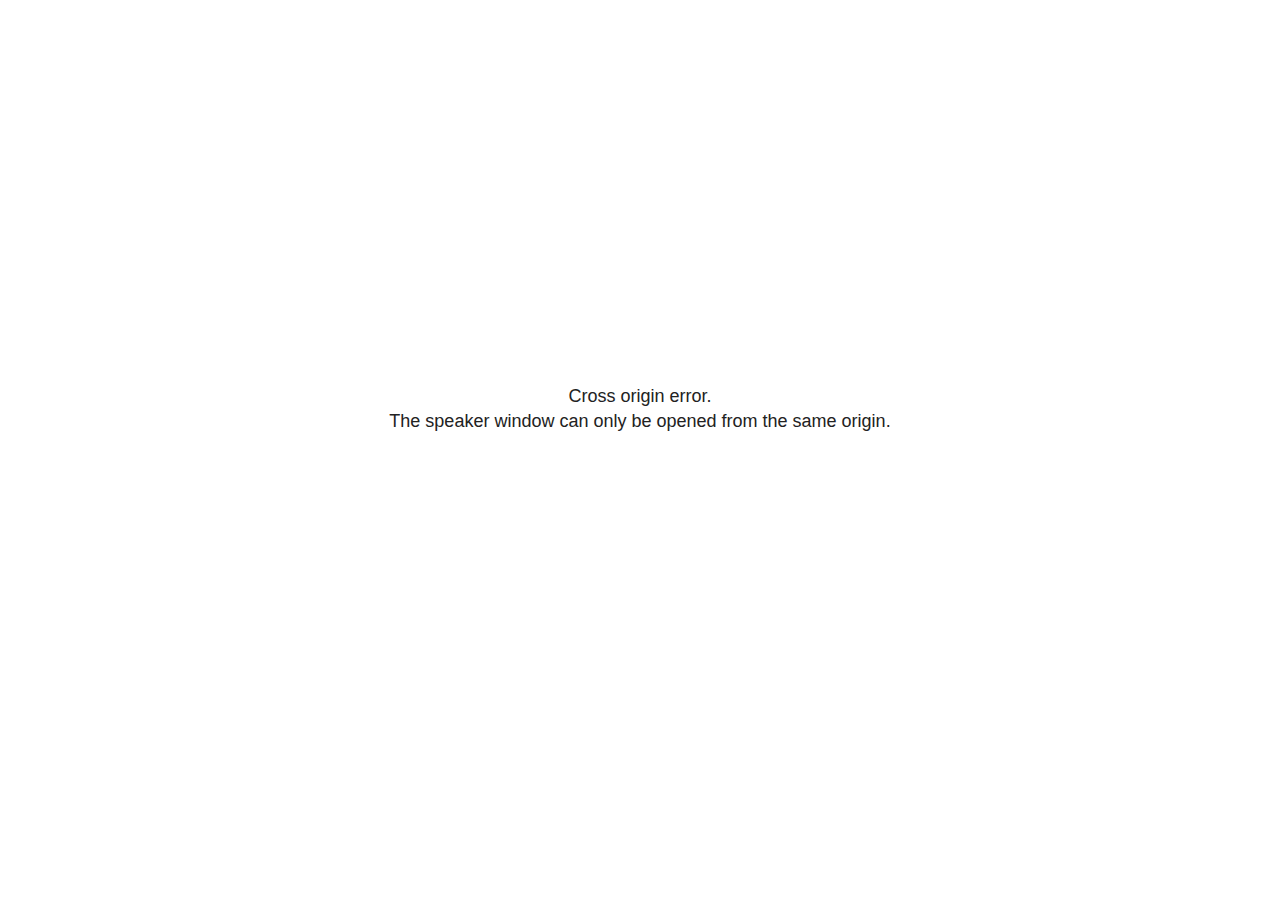
<file: handouttry_files/libs/revealjs/plugin/notes/speaker-view.html>
<!--
	NOTE: You need to build the notes plugin after making changes to this file.
-->
<html lang="en">
	<head>
		<meta charset="utf-8">

		<title>reveal.js - Speaker View</title>

		<style>
			body {
				font-family: Helvetica;
				font-size: 18px;
			}

			#current-slide,
			#upcoming-slide,
			#speaker-controls {
				padding: 6px;
				box-sizing: border-box;
				-moz-box-sizing: border-box;
			}

			#current-slide iframe,
			#upcoming-slide iframe {
				width: 100%;
				height: 100%;
				border: 1px solid #ddd;
			}

			#current-slide .label,
			#upcoming-slide .label {
				position: absolute;
				top: 10px;
				left: 10px;
				z-index: 2;
			}

			#connection-status {
				position: absolute;
				top: 0;
				left: 0;
				width: 100%;
				height: 100%;
				z-index: 20;
				padding: 30% 20% 20% 20%;
				font-size: 18px;
				color: #222;
				background: #fff;
				text-align: center;
				box-sizing: border-box;
				line-height: 1.4;
			}

			.overlay-element {
				height: 34px;
				line-height: 34px;
				padding: 0 10px;
				text-shadow: none;
				background: rgba( 220, 220, 220, 0.8 );
				color: #222;
				font-size: 14px;
			}

			.overlay-element.interactive:hover {
				background: rgba( 220, 220, 220, 1 );
			}

			#current-slide {
				position: absolute;
				width: 60%;
				height: 100%;
				top: 0;
				left: 0;
				padding-right: 0;
			}

			#upcoming-slide {
				position: absolute;
				width: 40%;
				height: 40%;
				right: 0;
				top: 0;
			}

			/* Speaker controls */
			#speaker-controls {
				position: absolute;
				top: 40%;
				right: 0;
				width: 40%;
				height: 60%;
				overflow: auto;
				font-size: 18px;
			}

				.speaker-controls-time.hidden,
				.speaker-controls-notes.hidden {
					display: none;
				}

				.speaker-controls-time .label,
				.speaker-controls-pace .label,
				.speaker-controls-notes .label {
					text-transform: uppercase;
					font-weight: normal;
					font-size: 0.66em;
					color: #666;
					margin: 0;
				}

				.speaker-controls-time, .speaker-controls-pace {
					border-bottom: 1px solid rgba( 200, 200, 200, 0.5 );
					margin-bottom: 10px;
					padding: 10px 16px;
					padding-bottom: 20px;
					cursor: pointer;
				}

				.speaker-controls-time .reset-button {
					opacity: 0;
					float: right;
					color: #666;
					text-decoration: none;
				}
				.speaker-controls-time:hover .reset-button {
					opacity: 1;
				}

				.speaker-controls-time .timer,
				.speaker-controls-time .clock {
					width: 50%;
				}

				.speaker-controls-time .timer,
				.speaker-controls-time .clock,
				.speaker-controls-time .pacing .hours-value,
				.speaker-controls-time .pacing .minutes-value,
				.speaker-controls-time .pacing .seconds-value {
					font-size: 1.9em;
				}

				.speaker-controls-time .timer {
					float: left;
				}

				.speaker-controls-time .clock {
					float: right;
					text-align: right;
				}

				.speaker-controls-time span.mute {
					opacity: 0.3;
				}

				.speaker-controls-time .pacing-title {
					margin-top: 5px;
				}

				.speaker-controls-time .pacing.ahead {
					color: blue;
				}

				.speaker-controls-time .pacing.on-track {
					color: green;
				}

				.speaker-controls-time .pacing.behind {
					color: red;
				}

				.speaker-controls-notes {
					padding: 10px 16px;
				}

				.speaker-controls-notes .value {
					margin-top: 5px;
					line-height: 1.4;
					font-size: 1.2em;
				}

			/* Layout selector */
			#speaker-layout {
				position: absolute;
				top: 10px;
				right: 10px;
				color: #222;
				z-index: 10;
			}
				#speaker-layout select {
					position: absolute;
					width: 100%;
					height: 100%;
					top: 0;
					left: 0;
					border: 0;
					box-shadow: 0;
					cursor: pointer;
					opacity: 0;

					font-size: 1em;
					background-color: transparent;

					-moz-appearance: none;
					-webkit-appearance: none;
					-webkit-tap-highlight-color: rgba(0, 0, 0, 0);
				}

				#speaker-layout select:focus {
					outline: none;
					box-shadow: none;
				}

			.clear {
				clear: both;
			}

			/* Speaker layout: Wide */
			body[data-speaker-layout="wide"] #current-slide,
			body[data-speaker-layout="wide"] #upcoming-slide {
				width: 50%;
				height: 45%;
				padding: 6px;
			}

			body[data-speaker-layout="wide"] #current-slide {
				top: 0;
				left: 0;
			}

			body[data-speaker-layout="wide"] #upcoming-slide {
				top: 0;
				left: 50%;
			}

			body[data-speaker-layout="wide"] #speaker-controls {
				top: 45%;
				left: 0;
				width: 100%;
				height: 50%;
				font-size: 1.25em;
			}

			/* Speaker layout: Tall */
			body[data-speaker-layout="tall"] #current-slide,
			body[data-speaker-layout="tall"] #upcoming-slide {
				width: 45%;
				height: 50%;
				padding: 6px;
			}

			body[data-speaker-layout="tall"] #current-slide {
				top: 0;
				left: 0;
			}

			body[data-speaker-layout="tall"] #upcoming-slide {
				top: 50%;
				left: 0;
			}

			body[data-speaker-layout="tall"] #speaker-controls {
				padding-top: 40px;
				top: 0;
				left: 45%;
				width: 55%;
				height: 100%;
				font-size: 1.25em;
			}

			/* Speaker layout: Notes only */
			body[data-speaker-layout="notes-only"] #current-slide,
			body[data-speaker-layout="notes-only"] #upcoming-slide {
				display: none;
			}

			body[data-speaker-layout="notes-only"] #speaker-controls {
				padding-top: 40px;
				top: 0;
				left: 0;
				width: 100%;
				height: 100%;
				font-size: 1.25em;
			}

			@media screen and (max-width: 1080px) {
				body[data-speaker-layout="default"] #speaker-controls {
					font-size: 16px;
				}
			}

			@media screen and (max-width: 900px) {
				body[data-speaker-layout="default"] #speaker-controls {
					font-size: 14px;
				}
			}

			@media screen and (max-width: 800px) {
				body[data-speaker-layout="default"] #speaker-controls {
					font-size: 12px;
				}
			}

		</style>
	</head>

	<body>

		<div id="connection-status">Loading speaker view...</div>

		<div id="current-slide"></div>
		<div id="upcoming-slide"><span class="overlay-element label">Upcoming</span></div>
		<div id="speaker-controls">
			<div class="speaker-controls-time">
				<h4 class="label">Time <span class="reset-button">Click to Reset</span></h4>
				<div class="clock">
					<span class="clock-value">0:00 AM</span>
				</div>
				<div class="timer">
					<span class="hours-value">00</span><span class="minutes-value">:00</span><span class="seconds-value">:00</span>
				</div>
				<div class="clear"></div>

				<h4 class="label pacing-title" style="display: none">Pacing – Time to finish current slide</h4>
				<div class="pacing" style="display: none">
					<span class="hours-value">00</span><span class="minutes-value">:00</span><span class="seconds-value">:00</span>
				</div>
			</div>

			<div class="speaker-controls-notes hidden">
				<h4 class="label">Notes</h4>
				<div class="value"></div>
			</div>
		</div>
		<div id="speaker-layout" class="overlay-element interactive">
			<span class="speaker-layout-label"></span>
			<select class="speaker-layout-dropdown"></select>
		</div>

		<script>

			(function() {

				var notes,
					notesValue,
					currentState,
					currentSlide,
					upcomingSlide,
					layoutLabel,
					layoutDropdown,
					pendingCalls = {},
					lastRevealApiCallId = 0,
					connected = false

				var connectionStatus = document.querySelector( '#connection-status' );

				var SPEAKER_LAYOUTS = {
					'default': 'Default',
					'wide': 'Wide',
					'tall': 'Tall',
					'notes-only': 'Notes only'
				};

				setupLayout();

				let openerOrigin;

				try {
					openerOrigin = window.opener.location.origin;
				}
				catch ( error ) { console.warn( error ) }

				// In order to prevent XSS, the speaker view will only run if its
				// opener has the same origin as itself
				if( window.location.origin !== openerOrigin ) {
					connectionStatus.innerHTML = 'Cross origin error.<br>The speaker window can only be opened from the same origin.';
					return;
				}

				var connectionTimeout = setTimeout( function() {
					connectionStatus.innerHTML = 'Error connecting to main window.<br>Please try closing and reopening the speaker view.';
				}, 5000 );

				window.addEventListener( 'message', function( event ) {

					// Validate the origin of all messages to avoid parsing messages
					// that aren't meant for us. Ignore when running off file:// so
					// that the speaker view continues to work without a web server.
					if( window.location.origin !== event.origin && window.location.origin !== 'file://' ) {
						return
					}

					clearTimeout( connectionTimeout );
					connectionStatus.style.display = 'none';

					var data = JSON.parse( event.data );

					// The overview mode is only useful to the reveal.js instance
					// where navigation occurs so we don't sync it
					if( data.state ) delete data.state.overview;

					// Messages sent by the notes plugin inside of the main window
					if( data && data.namespace === 'reveal-notes' ) {
						if( data.type === 'connect' ) {
							handleConnectMessage( data );
						}
						else if( data.type === 'state' ) {
							handleStateMessage( data );
						}
						else if( data.type === 'return' ) {
							pendingCalls[data.callId](data.result);
							delete pendingCalls[data.callId];
						}
					}
					// Messages sent by the reveal.js inside of the current slide preview
					else if( data && data.namespace === 'reveal' ) {
						if( /ready/.test( data.eventName ) ) {
							// Send a message back to notify that the handshake is complete
							window.opener.postMessage( JSON.stringify({ namespace: 'reveal-notes', type: 'connected'} ), '*' );
						}
						else if( /slidechanged|fragmentshown|fragmenthidden|paused|resumed/.test( data.eventName ) && currentState !== JSON.stringify( data.state ) ) {

							dispatchStateToMainWindow( data.state );

						}
					}

				} );

				/**
				 * Updates the presentation in the main window to match the state
				 * of the presentation in the notes window.
				 */
				const dispatchStateToMainWindow = debounce(( state ) => {
					window.opener.postMessage( JSON.stringify({ method: 'setState', args: [ state ]} ), '*' );
				}, 500);

				/**
				 * Asynchronously calls the Reveal.js API of the main frame.
				 */
				function callRevealApi( methodName, methodArguments, callback ) {

					var callId = ++lastRevealApiCallId;
					pendingCalls[callId] = callback;
					window.opener.postMessage( JSON.stringify( {
						namespace: 'reveal-notes',
						type: 'call',
						callId: callId,
						methodName: methodName,
						arguments: methodArguments
					} ), '*' );

				}

				/**
				 * Called when the main window is trying to establish a
				 * connection.
				 */
				function handleConnectMessage( data ) {

					if( connected === false ) {
						connected = true;

						setupIframes( data );
						setupKeyboard();
						setupNotes();
						setupTimer();
						setupHeartbeat();
					}

				}

				/**
				 * Called when the main window sends an updated state.
				 */
				function handleStateMessage( data ) {

					// Store the most recently set state to avoid circular loops
					// applying the same state
					currentState = JSON.stringify( data.state );

					// No need for updating the notes in case of fragment changes
					if ( data.notes ) {
						notes.classList.remove( 'hidden' );
						notesValue.style.whiteSpace = data.whitespace;
						if( data.markdown ) {
							notesValue.innerHTML = marked( data.notes );
						}
						else {
							notesValue.innerHTML = data.notes;
						}
					}
					else {
						notes.classList.add( 'hidden' );
					}

					// Update the note slides
					currentSlide.contentWindow.postMessage( JSON.stringify({ method: 'setState', args: [ data.state ] }), '*' );
					upcomingSlide.contentWindow.postMessage( JSON.stringify({ method: 'setState', args: [ data.state ] }), '*' );
					upcomingSlide.contentWindow.postMessage( JSON.stringify({ method: 'next' }), '*' );

				}

				// Limit to max one state update per X ms
				handleStateMessage = debounce( handleStateMessage, 200 );

				/**
				 * Forward keyboard events to the current slide window.
				 * This enables keyboard events to work even if focus
				 * isn't set on the current slide iframe.
				 *
				 * Block F5 default handling, it reloads and disconnects
				 * the speaker notes window.
				 */
				function setupKeyboard() {

					document.addEventListener( 'keydown', function( event ) {
						if( event.keyCode === 116 || ( event.metaKey && event.keyCode === 82 ) ) {
							event.preventDefault();
							return false;
						}
						currentSlide.contentWindow.postMessage( JSON.stringify({ method: 'triggerKey', args: [ event.keyCode ] }), '*' );
					} );

				}

				/**
				 * Creates the preview iframes.
				 */
				function setupIframes( data ) {

					var params = [
						'receiver',
						'progress=false',
						'history=false',
						'transition=none',
						'autoSlide=0',
						'backgroundTransition=none'
					].join( '&' );

					var urlSeparator = /\?/.test(data.url) ? '&' : '?';
					var hash = '#/' + data.state.indexh + '/' + data.state.indexv;
					var currentURL = data.url + urlSeparator + params + '&scrollActivationWidth=false&postMessageEvents=true' + hash;
					var upcomingURL = data.url + urlSeparator + params + '&scrollActivationWidth=false&controls=false' + hash;

					currentSlide = document.createElement( 'iframe' );
					currentSlide.setAttribute( 'width', 1280 );
					currentSlide.setAttribute( 'height', 1024 );
					currentSlide.setAttribute( 'src', currentURL );
					document.querySelector( '#current-slide' ).appendChild( currentSlide );

					upcomingSlide = document.createElement( 'iframe' );
					upcomingSlide.setAttribute( 'width', 640 );
					upcomingSlide.setAttribute( 'height', 512 );
					upcomingSlide.setAttribute( 'src', upcomingURL );
					document.querySelector( '#upcoming-slide' ).appendChild( upcomingSlide );

				}

				/**
				 * Setup the notes UI.
				 */
				function setupNotes() {

					notes = document.querySelector( '.speaker-controls-notes' );
					notesValue = document.querySelector( '.speaker-controls-notes .value' );

				}

				/**
				 * We send out a heartbeat at all times to ensure we can
				 * reconnect with the main presentation window after reloads.
				 */
				function setupHeartbeat() {

					setInterval( () => {
						window.opener.postMessage( JSON.stringify({ namespace: 'reveal-notes', type: 'heartbeat'} ), '*' );
					}, 1000 );

				}

				function getTimings( callback ) {

					callRevealApi( 'getSlidesAttributes', [], function ( slideAttributes ) {
						callRevealApi( 'getConfig', [], function ( config ) {
							var totalTime = config.totalTime;
							var minTimePerSlide = config.minimumTimePerSlide || 0;
							var defaultTiming = config.defaultTiming;
							if ((defaultTiming == null) && (totalTime == null)) {
								callback(null);
								return;
							}
							// Setting totalTime overrides defaultTiming
							if (totalTime) {
								defaultTiming = 0;
							}
							var timings = [];
							for ( var i in slideAttributes ) {
								var slide = slideAttributes[ i ];
								var timing = defaultTiming;
								if( slide.hasOwnProperty( 'data-timing' )) {
									var t = slide[ 'data-timing' ];
									timing = parseInt(t);
									if( isNaN(timing) ) {
										console.warn("Could not parse timing '" + t + "' of slide " + i + "; using default of " + defaultTiming);
										timing = defaultTiming;
									}
								}
								timings.push(timing);
							}
							if ( totalTime ) {
								// After we've allocated time to individual slides, we summarize it and
								// subtract it from the total time
								var remainingTime = totalTime - timings.reduce( function(a, b) { return a + b; }, 0 );
								// The remaining time is divided by the number of slides that have 0 seconds
								// allocated at the moment, giving the average time-per-slide on the remaining slides
								var remainingSlides = (timings.filter( function(x) { return x == 0 }) ).length
								var timePerSlide = Math.round( remainingTime / remainingSlides, 0 )
								// And now we replace every zero-value timing with that average
								timings = timings.map( function(x) { return (x==0 ? timePerSlide : x) } );
							}
							var slidesUnderMinimum = timings.filter( function(x) { return (x < minTimePerSlide) } ).length
							if ( slidesUnderMinimum ) {
								message = "The pacing time for " + slidesUnderMinimum + " slide(s) is under the configured minimum of " + minTimePerSlide + " seconds. Check the data-timing attribute on individual slides, or consider increasing the totalTime or minimumTimePerSlide configuration options (or removing some slides).";
								alert(message);
							}
							callback( timings );
						} );
					} );

				}

				/**
				 * Return the number of seconds allocated for presenting
				 * all slides up to and including this one.
				 */
				function getTimeAllocated( timings, callback ) {

					callRevealApi( 'getSlidePastCount', [], function ( currentSlide ) {
						var allocated = 0;
						for (var i in timings.slice(0, currentSlide + 1)) {
							allocated += timings[i];
						}
						callback( allocated );
					} );

				}

				/**
				 * Create the timer and clock and start updating them
				 * at an interval.
				 */
				function setupTimer() {

					var start = new Date(),
					timeEl = document.querySelector( '.speaker-controls-time' ),
					clockEl = timeEl.querySelector( '.clock-value' ),
					hoursEl = timeEl.querySelector( '.hours-value' ),
					minutesEl = timeEl.querySelector( '.minutes-value' ),
					secondsEl = timeEl.querySelector( '.seconds-value' ),
					pacingTitleEl = timeEl.querySelector( '.pacing-title' ),
					pacingEl = timeEl.querySelector( '.pacing' ),
					pacingHoursEl = pacingEl.querySelector( '.hours-value' ),
					pacingMinutesEl = pacingEl.querySelector( '.minutes-value' ),
					pacingSecondsEl = pacingEl.querySelector( '.seconds-value' );

					var timings = null;
					getTimings( function ( _timings ) {

						timings = _timings;
						if (_timings !== null) {
							pacingTitleEl.style.removeProperty('display');
							pacingEl.style.removeProperty('display');
						}

						// Update once directly
						_updateTimer();

						// Then update every second
						setInterval( _updateTimer, 1000 );

					} );


					function _resetTimer() {

						if (timings == null) {
							start = new Date();
							_updateTimer();
						}
						else {
							// Reset timer to beginning of current slide
							getTimeAllocated( timings, function ( slideEndTimingSeconds ) {
								var slideEndTiming = slideEndTimingSeconds * 1000;
								callRevealApi( 'getSlidePastCount', [], function ( currentSlide ) {
									var currentSlideTiming = timings[currentSlide] * 1000;
									var previousSlidesTiming = slideEndTiming - currentSlideTiming;
									var now = new Date();
									start = new Date(now.getTime() - previousSlidesTiming);
									_updateTimer();
								} );
							} );
						}

					}

					timeEl.addEventListener( 'click', function() {
						_resetTimer();
						return false;
					} );

					function _displayTime( hrEl, minEl, secEl, time) {

						var sign = Math.sign(time) == -1 ? "-" : "";
						time = Math.abs(Math.round(time / 1000));
						var seconds = time % 60;
						var minutes = Math.floor( time / 60 ) % 60 ;
						var hours = Math.floor( time / ( 60 * 60 )) ;
						hrEl.innerHTML = sign + zeroPadInteger( hours );
						if (hours == 0) {
							hrEl.classList.add( 'mute' );
						}
						else {
							hrEl.classList.remove( 'mute' );
						}
						minEl.innerHTML = ':' + zeroPadInteger( minutes );
						if (hours == 0 && minutes == 0) {
							minEl.classList.add( 'mute' );
						}
						else {
							minEl.classList.remove( 'mute' );
						}
						secEl.innerHTML = ':' + zeroPadInteger( seconds );
					}

					function _updateTimer() {

						var diff, hours, minutes, seconds,
						now = new Date();

						diff = now.getTime() - start.getTime();

						clockEl.innerHTML = now.toLocaleTimeString( 'en-US', { hour12: true, hour: '2-digit', minute:'2-digit' } );
						_displayTime( hoursEl, minutesEl, secondsEl, diff );
						if (timings !== null) {
							_updatePacing(diff);
						}

					}

					function _updatePacing(diff) {

						getTimeAllocated( timings, function ( slideEndTimingSeconds ) {
							var slideEndTiming = slideEndTimingSeconds * 1000;

							callRevealApi( 'getSlidePastCount', [], function ( currentSlide ) {
								var currentSlideTiming = timings[currentSlide] * 1000;
								var timeLeftCurrentSlide = slideEndTiming - diff;
								if (timeLeftCurrentSlide < 0) {
									pacingEl.className = 'pacing behind';
								}
								else if (timeLeftCurrentSlide < currentSlideTiming) {
									pacingEl.className = 'pacing on-track';
								}
								else {
									pacingEl.className = 'pacing ahead';
								}
								_displayTime( pacingHoursEl, pacingMinutesEl, pacingSecondsEl, timeLeftCurrentSlide );
							} );
						} );
					}

				}

				/**
				 * Sets up the speaker view layout and layout selector.
				 */
				function setupLayout() {

					layoutDropdown = document.querySelector( '.speaker-layout-dropdown' );
					layoutLabel = document.querySelector( '.speaker-layout-label' );

					// Render the list of available layouts
					for( var id in SPEAKER_LAYOUTS ) {
						var option = document.createElement( 'option' );
						option.setAttribute( 'value', id );
						option.textContent = SPEAKER_LAYOUTS[ id ];
						layoutDropdown.appendChild( option );
					}

					// Monitor the dropdown for changes
					layoutDropdown.addEventListener( 'change', function( event ) {

						setLayout( layoutDropdown.value );

					}, false );

					// Restore any currently persisted layout
					setLayout( getLayout() );

				}

				/**
				 * Sets a new speaker view layout. The layout is persisted
				 * in local storage.
				 */
				function setLayout( value ) {

					var title = SPEAKER_LAYOUTS[ value ];

					layoutLabel.innerHTML = 'Layout' + ( title ? ( ': ' + title ) : '' );
					layoutDropdown.value = value;

					document.body.setAttribute( 'data-speaker-layout', value );

					// Persist locally
					if( supportsLocalStorage() ) {
						window.localStorage.setItem( 'reveal-speaker-layout', value );
					}

				}

				/**
				 * Returns the ID of the most recently set speaker layout
				 * or our default layout if none has been set.
				 */
				function getLayout() {

					if( supportsLocalStorage() ) {
						var layout = window.localStorage.getItem( 'reveal-speaker-layout' );
						if( layout ) {
							return layout;
						}
					}

					// Default to the first record in the layouts hash
					for( var id in SPEAKER_LAYOUTS ) {
						return id;
					}

				}

				function supportsLocalStorage() {

					try {
						localStorage.setItem('test', 'test');
						localStorage.removeItem('test');
						return true;
					}
					catch( e ) {
						return false;
					}

				}

				function zeroPadInteger( num ) {

					var str = '00' + parseInt( num );
					return str.substring( str.length - 2 );

				}

				/**
				 * Limits the frequency at which a function can be called.
				 */
				function debounce( fn, ms ) {

					var lastTime = 0,
						timeout;

					return function() {

						var args = arguments;
						var context = this;

						clearTimeout( timeout );

						var timeSinceLastCall = Date.now() - lastTime;
						if( timeSinceLastCall > ms ) {
							fn.apply( context, args );
							lastTime = Date.now();
						}
						else {
							timeout = setTimeout( function() {
								fn.apply( context, args );
								lastTime = Date.now();
							}, ms - timeSinceLastCall );
						}

					}

				}

			})();

		</script>
	</body>
</html>
</file>
<file: summarystatisticspdf_files/libs/quarto-html/tippy.css>
.tippy-box[data-animation=fade][data-state=hidden]{opacity:0}[data-tippy-root]{max-width:calc(100vw - 10px)}.tippy-box{position:relative;background-color:#333;color:#fff;border-radius:4px;font-size:14px;line-height:1.4;white-space:normal;outline:0;transition-property:transform,visibility,opacity}.tippy-box[data-placement^=top]>.tippy-arrow{bottom:0}.tippy-box[data-placement^=top]>.tippy-arrow:before{bottom:-7px;left:0;border-width:8px 8px 0;border-top-color:initial;transform-origin:center top}.tippy-box[data-placement^=bottom]>.tippy-arrow{top:0}.tippy-box[data-placement^=bottom]>.tippy-arrow:before{top:-7px;left:0;border-width:0 8px 8px;border-bottom-color:initial;transform-origin:center bottom}.tippy-box[data-placement^=left]>.tippy-arrow{right:0}.tippy-box[data-placement^=left]>.tippy-arrow:before{border-width:8px 0 8px 8px;border-left-color:initial;right:-7px;transform-origin:center left}.tippy-box[data-placement^=right]>.tippy-arrow{left:0}.tippy-box[data-placement^=right]>.tippy-arrow:before{left:-7px;border-width:8px 8px 8px 0;border-right-color:initial;transform-origin:center right}.tippy-box[data-inertia][data-state=visible]{transition-timing-function:cubic-bezier(.54,1.5,.38,1.11)}.tippy-arrow{width:16px;height:16px;color:#333}.tippy-arrow:before{content:"";position:absolute;border-color:transparent;border-style:solid}.tippy-content{position:relative;padding:5px 9px;z-index:1}
</file>
<file: summarystatisticspdf_files/libs/quarto-html/quarto-syntax-highlighting-e1a5c8363afafaef2c763b6775fbf3ca.css>
/* quarto syntax highlight colors */
:root {
  --quarto-hl-ot-color: #003B4F;
  --quarto-hl-at-color: #657422;
  --quarto-hl-ss-color: #20794D;
  --quarto-hl-an-color: #5E5E5E;
  --quarto-hl-fu-color: #4758AB;
  --quarto-hl-st-color: #20794D;
  --quarto-hl-cf-color: #003B4F;
  --quarto-hl-op-color: #5E5E5E;
  --quarto-hl-er-color: #AD0000;
  --quarto-hl-bn-color: #AD0000;
  --quarto-hl-al-color: #AD0000;
  --quarto-hl-va-color: #111111;
  --quarto-hl-bu-color: inherit;
  --quarto-hl-ex-color: inherit;
  --quarto-hl-pp-color: #AD0000;
  --quarto-hl-in-color: #5E5E5E;
  --quarto-hl-vs-color: #20794D;
  --quarto-hl-wa-color: #5E5E5E;
  --quarto-hl-do-color: #5E5E5E;
  --quarto-hl-im-color: #00769E;
  --quarto-hl-ch-color: #20794D;
  --quarto-hl-dt-color: #AD0000;
  --quarto-hl-fl-color: #AD0000;
  --quarto-hl-co-color: #5E5E5E;
  --quarto-hl-cv-color: #5E5E5E;
  --quarto-hl-cn-color: #8f5902;
  --quarto-hl-sc-color: #5E5E5E;
  --quarto-hl-dv-color: #AD0000;
  --quarto-hl-kw-color: #003B4F;
}

/* other quarto variables */
:root {
  --quarto-font-monospace: SFMono-Regular, Menlo, Monaco, Consolas, "Liberation Mono", "Courier New", monospace;
}

/* syntax highlight based on Pandoc's rules */
pre > code.sourceCode > span {
  color: #003B4F;
}

code.sourceCode > span {
  color: #003B4F;
}

div.sourceCode,
div.sourceCode pre.sourceCode {
  color: #003B4F;
}

/* Normal */
code span {
  color: #003B4F;
}

/* Alert */
code span.al {
  color: #AD0000;
  font-style: inherit;
}

/* Annotation */
code span.an {
  color: #5E5E5E;
  font-style: inherit;
}

/* Attribute */
code span.at {
  color: #657422;
  font-style: inherit;
}

/* BaseN */
code span.bn {
  color: #AD0000;
  font-style: inherit;
}

/* BuiltIn */
code span.bu {
  font-style: inherit;
}

/* ControlFlow */
code span.cf {
  color: #003B4F;
  font-weight: bold;
  font-style: inherit;
}

/* Char */
code span.ch {
  color: #20794D;
  font-style: inherit;
}

/* Constant */
code span.cn {
  color: #8f5902;
  font-style: inherit;
}

/* Comment */
code span.co {
  color: #5E5E5E;
  font-style: inherit;
}

/* CommentVar */
code span.cv {
  color: #5E5E5E;
  font-style: italic;
}

/* Documentation */
code span.do {
  color: #5E5E5E;
  font-style: italic;
}

/* DataType */
code span.dt {
  color: #AD0000;
  font-style: inherit;
}

/* DecVal */
code span.dv {
  color: #AD0000;
  font-style: inherit;
}

/* Error */
code span.er {
  color: #AD0000;
  font-style: inherit;
}

/* Extension */
code span.ex {
  font-style: inherit;
}

/* Float */
code span.fl {
  color: #AD0000;
  font-style: inherit;
}

/* Function */
code span.fu {
  color: #4758AB;
  font-style: inherit;
}

/* Import */
code span.im {
  color: #00769E;
  font-style: inherit;
}

/* Information */
code span.in {
  color: #5E5E5E;
  font-style: inherit;
}

/* Keyword */
code span.kw {
  color: #003B4F;
  font-weight: bold;
  font-style: inherit;
}

/* Operator */
code span.op {
  color: #5E5E5E;
  font-style: inherit;
}

/* Other */
code span.ot {
  color: #003B4F;
  font-style: inherit;
}

/* Preprocessor */
code span.pp {
  color: #AD0000;
  font-style: inherit;
}

/* SpecialChar */
code span.sc {
  color: #5E5E5E;
  font-style: inherit;
}

/* SpecialString */
code span.ss {
  color: #20794D;
  font-style: inherit;
}

/* String */
code span.st {
  color: #20794D;
  font-style: inherit;
}

/* Variable */
code span.va {
  color: #111111;
  font-style: inherit;
}

/* VerbatimString */
code span.vs {
  color: #20794D;
  font-style: inherit;
}

/* Warning */
code span.wa {
  color: #5E5E5E;
  font-style: italic;
}

.prevent-inlining {
  content: "</";
}

/*# sourceMappingURL=c735b2cac6c846c1abc72f5ce1520814.css.map */
</file>
<file: _extensions/wjschne/apaquarto/apa.css>
body {line-height: 2em; font-size: 12pt}

p {text-indent: 0.5in; margin: 0; line-height: 2em}
div.Author p {
  text-indent: 0;
}
.FigureTitle {font-weight: bold; margin: 5pt 0; font-size: 12pt; color: black;}
.FigureTitle p {text-indent: 0; text-align: left;}
.FigureNote p {text-indent: 0; margin: 0; padding: 0}
.Caption {font-style: italic; font-size: 12pt; color: black; text-align: left}
.Caption p {text-indent: 0; font-size: 12pt;}
.quarto-float, .quarto-float-tbl, .figure {margin: 0; margin-block-start: 0; margin-block-end: 0; margin-block-start: 0; margin-inline-start: 0; margin-inline-end: 0}

h1, h2, h3, h4, h5 {border: none; margin: 0; padding: 0;line-height: 2; text-indent: 0 }

h1 {text-align: center;}
h3 {font-style: italic}
h4 {font-weight: bold}

h4, h5 {
text-indent: 0.5in;
display:inline-block;
margin: 0
}

h5 {
  font-style: italic;
}

h4 + p, h5 + p {
  display:inline;
  text-indent: 0;
}


.Compact {
  line-height: 1em;
  text-indent: 0;
  margin: 0;
}






td p, th p, li p {text-indent: 0; margin: 0;}



li p {text-indent: 0; margin: 0;}

.subtitle {font-size: 12pt; text-align: center; color: #303030; font-weight: bold;}

blockquote, .blockquote {border: none; margin: 0 .5in; padding: 0; font-style: normal; color: #303030;}

.Author {text-align:center; text-indent: 0}

.cell-output-display p {text-indent: 0}

div.hanging-indent {margin-left: 0.5in; text-indent: -0.5in}

div.hanging-indent .csl-entry {margin-left: 0; text-indent: -0.5in;}

.katex {font-size: 1em;}
.katex-display {font-size: 1.1em;}

.NoIndent p {text-indent: 0}

blockquote p:nth-child(1) {text-indent: 0}

.table {
  border-top: 1px solid black;
  border-bottom: 1px solid black;
}

.table>thead {
  border-bottom: 1px solid black;
}

.table>:not(caption)>*>* {
  border-bottom: none;
}

.tabwid {padding: 0}

.AbstractFirstParagraph p {text-indent: 0}
</file>
<file: styles.css>
.figure-caption {
  text-align: center;   /* or right, or center */
}
</file>
<file: handouttry_files/libs/quarto-html/tippy.css>
.tippy-box[data-animation=fade][data-state=hidden]{opacity:0}[data-tippy-root]{max-width:calc(100vw - 10px)}.tippy-box{position:relative;background-color:#333;color:#fff;border-radius:4px;font-size:14px;line-height:1.4;white-space:normal;outline:0;transition-property:transform,visibility,opacity}.tippy-box[data-placement^=top]>.tippy-arrow{bottom:0}.tippy-box[data-placement^=top]>.tippy-arrow:before{bottom:-7px;left:0;border-width:8px 8px 0;border-top-color:initial;transform-origin:center top}.tippy-box[data-placement^=bottom]>.tippy-arrow{top:0}.tippy-box[data-placement^=bottom]>.tippy-arrow:before{top:-7px;left:0;border-width:0 8px 8px;border-bottom-color:initial;transform-origin:center bottom}.tippy-box[data-placement^=left]>.tippy-arrow{right:0}.tippy-box[data-placement^=left]>.tippy-arrow:before{border-width:8px 0 8px 8px;border-left-color:initial;right:-7px;transform-origin:center left}.tippy-box[data-placement^=right]>.tippy-arrow{left:0}.tippy-box[data-placement^=right]>.tippy-arrow:before{left:-7px;border-width:8px 8px 8px 0;border-right-color:initial;transform-origin:center right}.tippy-box[data-inertia][data-state=visible]{transition-timing-function:cubic-bezier(.54,1.5,.38,1.11)}.tippy-arrow{width:16px;height:16px;color:#333}.tippy-arrow:before{content:"";position:absolute;border-color:transparent;border-style:solid}.tippy-content{position:relative;padding:5px 9px;z-index:1}
</file>
<file: handouttry_files/libs/quarto-html/quarto-syntax-highlighting-e1a5c8363afafaef2c763b6775fbf3ca.css>
/* quarto syntax highlight colors */
:root {
  --quarto-hl-ot-color: #003B4F;
  --quarto-hl-at-color: #657422;
  --quarto-hl-ss-color: #20794D;
  --quarto-hl-an-color: #5E5E5E;
  --quarto-hl-fu-color: #4758AB;
  --quarto-hl-st-color: #20794D;
  --quarto-hl-cf-color: #003B4F;
  --quarto-hl-op-color: #5E5E5E;
  --quarto-hl-er-color: #AD0000;
  --quarto-hl-bn-color: #AD0000;
  --quarto-hl-al-color: #AD0000;
  --quarto-hl-va-color: #111111;
  --quarto-hl-bu-color: inherit;
  --quarto-hl-ex-color: inherit;
  --quarto-hl-pp-color: #AD0000;
  --quarto-hl-in-color: #5E5E5E;
  --quarto-hl-vs-color: #20794D;
  --quarto-hl-wa-color: #5E5E5E;
  --quarto-hl-do-color: #5E5E5E;
  --quarto-hl-im-color: #00769E;
  --quarto-hl-ch-color: #20794D;
  --quarto-hl-dt-color: #AD0000;
  --quarto-hl-fl-color: #AD0000;
  --quarto-hl-co-color: #5E5E5E;
  --quarto-hl-cv-color: #5E5E5E;
  --quarto-hl-cn-color: #8f5902;
  --quarto-hl-sc-color: #5E5E5E;
  --quarto-hl-dv-color: #AD0000;
  --quarto-hl-kw-color: #003B4F;
}

/* other quarto variables */
:root {
  --quarto-font-monospace: SFMono-Regular, Menlo, Monaco, Consolas, "Liberation Mono", "Courier New", monospace;
}

/* syntax highlight based on Pandoc's rules */
pre > code.sourceCode > span {
  color: #003B4F;
}

code.sourceCode > span {
  color: #003B4F;
}

div.sourceCode,
div.sourceCode pre.sourceCode {
  color: #003B4F;
}

/* Normal */
code span {
  color: #003B4F;
}

/* Alert */
code span.al {
  color: #AD0000;
  font-style: inherit;
}

/* Annotation */
code span.an {
  color: #5E5E5E;
  font-style: inherit;
}

/* Attribute */
code span.at {
  color: #657422;
  font-style: inherit;
}

/* BaseN */
code span.bn {
  color: #AD0000;
  font-style: inherit;
}

/* BuiltIn */
code span.bu {
  font-style: inherit;
}

/* ControlFlow */
code span.cf {
  color: #003B4F;
  font-weight: bold;
  font-style: inherit;
}

/* Char */
code span.ch {
  color: #20794D;
  font-style: inherit;
}

/* Constant */
code span.cn {
  color: #8f5902;
  font-style: inherit;
}

/* Comment */
code span.co {
  color: #5E5E5E;
  font-style: inherit;
}

/* CommentVar */
code span.cv {
  color: #5E5E5E;
  font-style: italic;
}

/* Documentation */
code span.do {
  color: #5E5E5E;
  font-style: italic;
}

/* DataType */
code span.dt {
  color: #AD0000;
  font-style: inherit;
}

/* DecVal */
code span.dv {
  color: #AD0000;
  font-style: inherit;
}

/* Error */
code span.er {
  color: #AD0000;
  font-style: inherit;
}

/* Extension */
code span.ex {
  font-style: inherit;
}

/* Float */
code span.fl {
  color: #AD0000;
  font-style: inherit;
}

/* Function */
code span.fu {
  color: #4758AB;
  font-style: inherit;
}

/* Import */
code span.im {
  color: #00769E;
  font-style: inherit;
}

/* Information */
code span.in {
  color: #5E5E5E;
  font-style: inherit;
}

/* Keyword */
code span.kw {
  color: #003B4F;
  font-weight: bold;
  font-style: inherit;
}

/* Operator */
code span.op {
  color: #5E5E5E;
  font-style: inherit;
}

/* Other */
code span.ot {
  color: #003B4F;
  font-style: inherit;
}

/* Preprocessor */
code span.pp {
  color: #AD0000;
  font-style: inherit;
}

/* SpecialChar */
code span.sc {
  color: #5E5E5E;
  font-style: inherit;
}

/* SpecialString */
code span.ss {
  color: #20794D;
  font-style: inherit;
}

/* String */
code span.st {
  color: #20794D;
  font-style: inherit;
}

/* Variable */
code span.va {
  color: #111111;
  font-style: inherit;
}

/* VerbatimString */
code span.vs {
  color: #20794D;
  font-style: inherit;
}

/* Warning */
code span.wa {
  color: #5E5E5E;
  font-style: italic;
}

.prevent-inlining {
  content: "</";
}

/*# sourceMappingURL=c735b2cac6c846c1abc72f5ce1520814.css.map */
</file>
<file: summarystatistics_files/libs/quarto-html/tippy.css>
.tippy-box[data-animation=fade][data-state=hidden]{opacity:0}[data-tippy-root]{max-width:calc(100vw - 10px)}.tippy-box{position:relative;background-color:#333;color:#fff;border-radius:4px;font-size:14px;line-height:1.4;white-space:normal;outline:0;transition-property:transform,visibility,opacity}.tippy-box[data-placement^=top]>.tippy-arrow{bottom:0}.tippy-box[data-placement^=top]>.tippy-arrow:before{bottom:-7px;left:0;border-width:8px 8px 0;border-top-color:initial;transform-origin:center top}.tippy-box[data-placement^=bottom]>.tippy-arrow{top:0}.tippy-box[data-placement^=bottom]>.tippy-arrow:before{top:-7px;left:0;border-width:0 8px 8px;border-bottom-color:initial;transform-origin:center bottom}.tippy-box[data-placement^=left]>.tippy-arrow{right:0}.tippy-box[data-placement^=left]>.tippy-arrow:before{border-width:8px 0 8px 8px;border-left-color:initial;right:-7px;transform-origin:center left}.tippy-box[data-placement^=right]>.tippy-arrow{left:0}.tippy-box[data-placement^=right]>.tippy-arrow:before{left:-7px;border-width:8px 8px 8px 0;border-right-color:initial;transform-origin:center right}.tippy-box[data-inertia][data-state=visible]{transition-timing-function:cubic-bezier(.54,1.5,.38,1.11)}.tippy-arrow{width:16px;height:16px;color:#333}.tippy-arrow:before{content:"";position:absolute;border-color:transparent;border-style:solid}.tippy-content{position:relative;padding:5px 9px;z-index:1}
</file>
<file: summarystatistics_files/libs/quarto-html/quarto-syntax-highlighting-e1a5c8363afafaef2c763b6775fbf3ca.css>
/* quarto syntax highlight colors */
:root {
  --quarto-hl-ot-color: #003B4F;
  --quarto-hl-at-color: #657422;
  --quarto-hl-ss-color: #20794D;
  --quarto-hl-an-color: #5E5E5E;
  --quarto-hl-fu-color: #4758AB;
  --quarto-hl-st-color: #20794D;
  --quarto-hl-cf-color: #003B4F;
  --quarto-hl-op-color: #5E5E5E;
  --quarto-hl-er-color: #AD0000;
  --quarto-hl-bn-color: #AD0000;
  --quarto-hl-al-color: #AD0000;
  --quarto-hl-va-color: #111111;
  --quarto-hl-bu-color: inherit;
  --quarto-hl-ex-color: inherit;
  --quarto-hl-pp-color: #AD0000;
  --quarto-hl-in-color: #5E5E5E;
  --quarto-hl-vs-color: #20794D;
  --quarto-hl-wa-color: #5E5E5E;
  --quarto-hl-do-color: #5E5E5E;
  --quarto-hl-im-color: #00769E;
  --quarto-hl-ch-color: #20794D;
  --quarto-hl-dt-color: #AD0000;
  --quarto-hl-fl-color: #AD0000;
  --quarto-hl-co-color: #5E5E5E;
  --quarto-hl-cv-color: #5E5E5E;
  --quarto-hl-cn-color: #8f5902;
  --quarto-hl-sc-color: #5E5E5E;
  --quarto-hl-dv-color: #AD0000;
  --quarto-hl-kw-color: #003B4F;
}

/* other quarto variables */
:root {
  --quarto-font-monospace: SFMono-Regular, Menlo, Monaco, Consolas, "Liberation Mono", "Courier New", monospace;
}

/* syntax highlight based on Pandoc's rules */
pre > code.sourceCode > span {
  color: #003B4F;
}

code.sourceCode > span {
  color: #003B4F;
}

div.sourceCode,
div.sourceCode pre.sourceCode {
  color: #003B4F;
}

/* Normal */
code span {
  color: #003B4F;
}

/* Alert */
code span.al {
  color: #AD0000;
  font-style: inherit;
}

/* Annotation */
code span.an {
  color: #5E5E5E;
  font-style: inherit;
}

/* Attribute */
code span.at {
  color: #657422;
  font-style: inherit;
}

/* BaseN */
code span.bn {
  color: #AD0000;
  font-style: inherit;
}

/* BuiltIn */
code span.bu {
  font-style: inherit;
}

/* ControlFlow */
code span.cf {
  color: #003B4F;
  font-weight: bold;
  font-style: inherit;
}

/* Char */
code span.ch {
  color: #20794D;
  font-style: inherit;
}

/* Constant */
code span.cn {
  color: #8f5902;
  font-style: inherit;
}

/* Comment */
code span.co {
  color: #5E5E5E;
  font-style: inherit;
}

/* CommentVar */
code span.cv {
  color: #5E5E5E;
  font-style: italic;
}

/* Documentation */
code span.do {
  color: #5E5E5E;
  font-style: italic;
}

/* DataType */
code span.dt {
  color: #AD0000;
  font-style: inherit;
}

/* DecVal */
code span.dv {
  color: #AD0000;
  font-style: inherit;
}

/* Error */
code span.er {
  color: #AD0000;
  font-style: inherit;
}

/* Extension */
code span.ex {
  font-style: inherit;
}

/* Float */
code span.fl {
  color: #AD0000;
  font-style: inherit;
}

/* Function */
code span.fu {
  color: #4758AB;
  font-style: inherit;
}

/* Import */
code span.im {
  color: #00769E;
  font-style: inherit;
}

/* Information */
code span.in {
  color: #5E5E5E;
  font-style: inherit;
}

/* Keyword */
code span.kw {
  color: #003B4F;
  font-weight: bold;
  font-style: inherit;
}

/* Operator */
code span.op {
  color: #5E5E5E;
  font-style: inherit;
}

/* Other */
code span.ot {
  color: #003B4F;
  font-style: inherit;
}

/* Preprocessor */
code span.pp {
  color: #AD0000;
  font-style: inherit;
}

/* SpecialChar */
code span.sc {
  color: #5E5E5E;
  font-style: inherit;
}

/* SpecialString */
code span.ss {
  color: #20794D;
  font-style: inherit;
}

/* String */
code span.st {
  color: #20794D;
  font-style: inherit;
}

/* Variable */
code span.va {
  color: #111111;
  font-style: inherit;
}

/* VerbatimString */
code span.vs {
  color: #20794D;
  font-style: inherit;
}

/* Warning */
code span.wa {
  color: #5E5E5E;
  font-style: italic;
}

.prevent-inlining {
  content: "</";
}

/*# sourceMappingURL=c735b2cac6c846c1abc72f5ce1520814.css.map */
</file>
<file: summarystatistics_files/libs/htmltools-fill-0.5.8.1/fill.css>
@layer htmltools {
  .html-fill-container {
    display: flex;
    flex-direction: column;
    /* Prevent the container from expanding vertically or horizontally beyond its
    parent's constraints. */
    min-height: 0;
    min-width: 0;
  }
  .html-fill-container > .html-fill-item {
    /* Fill items can grow and shrink freely within
    available vertical space in fillable container */
    flex: 1 1 auto;
    min-height: 0;
    min-width: 0;
  }
  .html-fill-container > :not(.html-fill-item) {
    /* Prevent shrinking or growing of non-fill items */
    flex: 0 0 auto;
  }
}
</file>
<file: summarystatistics_files/libs/datatables-css-0.0.0/datatables-crosstalk.css>
.dt-crosstalk-fade {
  opacity: 0.2;
}

html body div.DTS div.dataTables_scrollBody {
  background: none;
}


/*
Fix https://github.com/rstudio/DT/issues/563
If the `table.display` is set to "block" (e.g., pkgdown), the browser will display
datatable objects strangely. The search panel and the page buttons will still be
in full-width but the table body will be "compact" and shorter.
In therory, having this attributes will affect `dom="t"`
with `display: block` users. But in reality, there should be no one.
We may remove the below lines in the future if the upstream agree to have this there.
See https://github.com/DataTables/DataTablesSrc/issues/160
*/

table.dataTable {
  display: table;
}


/*
When DTOutput(fill = TRUE), it receives a .html-fill-item class (via htmltools::bindFillRole()), which effectively amounts to `flex: 1 1 auto`. That's mostly fine, but the case where `fillContainer=TRUE`+`height:auto`+`flex-basis:auto` and the container (e.g., a bslib::card()) doesn't have a defined height is a bit problematic since the table wants to fit the parent but the parent wants to fit the table, which results pretty small table height (maybe because there is a minimum height somewhere?). It seems better in this case to impose a 400px height default for the table, which we can do by setting `flex-basis` to 400px (the table is still allowed to grow/shrink when the container has an opinionated height).
*/

.html-fill-container > .html-fill-item.datatables {
  flex-basis: 400px;
}
</file>
<file: summarystatistics_files/libs/lightable-0.0.1/lightable.css>
/*!
 * lightable v0.0.1
 * Copyright 2020 Hao Zhu
 * Licensed under MIT (https://github.com/haozhu233/kableExtra/blob/master/LICENSE)
 */

.lightable-minimal {
  border-collapse: separate;
  border-spacing: 16px 1px;
  width: 100%;
  margin-bottom: 10px;
}

.lightable-minimal td {
  margin-left: 5px;
  margin-right: 5px;
}

.lightable-minimal th {
  margin-left: 5px;
  margin-right: 5px;
}

.lightable-minimal thead tr:last-child th {
  border-bottom: 2px solid #00000050;
  empty-cells: hide;

}

.lightable-minimal tbody tr:first-child td {
  padding-top: 0.5em;
}

.lightable-minimal.lightable-hover tbody tr:hover {
  background-color: #f5f5f5;
}

.lightable-minimal.lightable-striped tbody tr:nth-child(even) {
  background-color: #f5f5f5;
}

.lightable-classic {
  border-top: 0.16em solid #111111;
  border-bottom: 0.16em solid #111111;
  width: 100%;
  margin-bottom: 10px;
  margin: 10px 5px;
}

.lightable-classic tfoot tr td {
  border: 0;
}

.lightable-classic tfoot tr:first-child td {
  border-top: 0.14em solid #111111;
}

.lightable-classic caption {
  color: #222222;
}

.lightable-classic td {
  padding-left: 5px;
  padding-right: 5px;
  color: #222222;
}

.lightable-classic th {
  padding-left: 5px;
  padding-right: 5px;
  font-weight: normal;
  color: #222222;
}

.lightable-classic thead tr:last-child th {
  border-bottom: 0.10em solid #111111;
}

.lightable-classic.lightable-hover tbody tr:hover {
  background-color: #F9EEC1;
}

.lightable-classic.lightable-striped tbody tr:nth-child(even) {
  background-color: #f5f5f5;
}

.lightable-classic-2 {
  border-top: 3px double #111111;
  border-bottom: 3px double #111111;
  width: 100%;
  margin-bottom: 10px;
}

.lightable-classic-2 tfoot tr td {
  border: 0;
}

.lightable-classic-2 tfoot tr:first-child td {
  border-top: 3px double #111111;
}

.lightable-classic-2 caption {
  color: #222222;
}

.lightable-classic-2 td {
  padding-left: 5px;
  padding-right: 5px;
  color: #222222;
}

.lightable-classic-2 th {
  padding-left: 5px;
  padding-right: 5px;
  font-weight: normal;
  color: #222222;
}

.lightable-classic-2 tbody tr:last-child td {
  border-bottom: 3px double #111111;
}

.lightable-classic-2 thead tr:last-child th {
  border-bottom: 1px solid #111111;
}

.lightable-classic-2.lightable-hover tbody tr:hover {
  background-color: #F9EEC1;
}

.lightable-classic-2.lightable-striped tbody tr:nth-child(even) {
  background-color: #f5f5f5;
}

.lightable-material {
  min-width: 100%;
  white-space: nowrap;
  table-layout: fixed;
  font-family: Roboto, sans-serif;
  border: 1px solid #EEE;
  border-collapse: collapse;
  margin-bottom: 10px;
}

.lightable-material tfoot tr td {
  border: 0;
}

.lightable-material tfoot tr:first-child td {
  border-top: 1px solid #EEE;
}

.lightable-material th {
  height: 56px;
  padding-left: 16px;
  padding-right: 16px;
}

.lightable-material td {
  height: 52px;
  padding-left: 16px;
  padding-right: 16px;
  border-top: 1px solid #eeeeee;
}

.lightable-material.lightable-hover tbody tr:hover {
  background-color: #f5f5f5;
}

.lightable-material.lightable-striped tbody tr:nth-child(even) {
  background-color: #f5f5f5;
}

.lightable-material.lightable-striped tbody td {
  border: 0;
}

.lightable-material.lightable-striped thead tr:last-child th {
  border-bottom: 1px solid #ddd;
}

.lightable-material-dark {
  min-width: 100%;
  white-space: nowrap;
  table-layout: fixed;
  font-family: Roboto, sans-serif;
  border: 1px solid #FFFFFF12;
  border-collapse: collapse;
  margin-bottom: 10px;
  background-color: #363640;
}

.lightable-material-dark tfoot tr td {
  border: 0;
}

.lightable-material-dark tfoot tr:first-child td {
  border-top: 1px solid #FFFFFF12;
}

.lightable-material-dark th {
  height: 56px;
  padding-left: 16px;
  padding-right: 16px;
  color: #FFFFFF60;
}

.lightable-material-dark td {
  height: 52px;
  padding-left: 16px;
  padding-right: 16px;
  color: #FFFFFF;
  border-top: 1px solid #FFFFFF12;
}

.lightable-material-dark.lightable-hover tbody tr:hover {
  background-color: #FFFFFF12;
}

.lightable-material-dark.lightable-striped tbody tr:nth-child(even) {
  background-color: #FFFFFF12;
}

.lightable-material-dark.lightable-striped tbody td {
  border: 0;
}

.lightable-material-dark.lightable-striped thead tr:last-child th {
  border-bottom: 1px solid #FFFFFF12;
}

.lightable-paper {
  width: 100%;
  margin-bottom: 10px;
  color: #444;
}

.lightable-paper tfoot tr td {
  border: 0;
}

.lightable-paper tfoot tr:first-child td {
  border-top: 1px solid #00000020;
}

.lightable-paper thead tr:last-child th {
  color: #666;
  vertical-align: bottom;
  border-bottom: 1px solid #00000020;
  line-height: 1.15em;
  padding: 10px 5px;
}

.lightable-paper td {
  vertical-align: middle;
  border-bottom: 1px solid #00000010;
  line-height: 1.15em;
  padding: 7px 5px;
}

.lightable-paper.lightable-hover tbody tr:hover {
  background-color: #F9EEC1;
}

.lightable-paper.lightable-striped tbody tr:nth-child(even) {
  background-color: #00000008;
}

.lightable-paper.lightable-striped tbody td {
  border: 0;
}
</file>
<file: sumstathandout_files/libs/quarto-html/tippy.css>
.tippy-box[data-animation=fade][data-state=hidden]{opacity:0}[data-tippy-root]{max-width:calc(100vw - 10px)}.tippy-box{position:relative;background-color:#333;color:#fff;border-radius:4px;font-size:14px;line-height:1.4;white-space:normal;outline:0;transition-property:transform,visibility,opacity}.tippy-box[data-placement^=top]>.tippy-arrow{bottom:0}.tippy-box[data-placement^=top]>.tippy-arrow:before{bottom:-7px;left:0;border-width:8px 8px 0;border-top-color:initial;transform-origin:center top}.tippy-box[data-placement^=bottom]>.tippy-arrow{top:0}.tippy-box[data-placement^=bottom]>.tippy-arrow:before{top:-7px;left:0;border-width:0 8px 8px;border-bottom-color:initial;transform-origin:center bottom}.tippy-box[data-placement^=left]>.tippy-arrow{right:0}.tippy-box[data-placement^=left]>.tippy-arrow:before{border-width:8px 0 8px 8px;border-left-color:initial;right:-7px;transform-origin:center left}.tippy-box[data-placement^=right]>.tippy-arrow{left:0}.tippy-box[data-placement^=right]>.tippy-arrow:before{left:-7px;border-width:8px 8px 8px 0;border-right-color:initial;transform-origin:center right}.tippy-box[data-inertia][data-state=visible]{transition-timing-function:cubic-bezier(.54,1.5,.38,1.11)}.tippy-arrow{width:16px;height:16px;color:#333}.tippy-arrow:before{content:"";position:absolute;border-color:transparent;border-style:solid}.tippy-content{position:relative;padding:5px 9px;z-index:1}
</file>
<file: sumstathandout_files/libs/quarto-html/quarto-syntax-highlighting-e1a5c8363afafaef2c763b6775fbf3ca.css>
/* quarto syntax highlight colors */
:root {
  --quarto-hl-ot-color: #003B4F;
  --quarto-hl-at-color: #657422;
  --quarto-hl-ss-color: #20794D;
  --quarto-hl-an-color: #5E5E5E;
  --quarto-hl-fu-color: #4758AB;
  --quarto-hl-st-color: #20794D;
  --quarto-hl-cf-color: #003B4F;
  --quarto-hl-op-color: #5E5E5E;
  --quarto-hl-er-color: #AD0000;
  --quarto-hl-bn-color: #AD0000;
  --quarto-hl-al-color: #AD0000;
  --quarto-hl-va-color: #111111;
  --quarto-hl-bu-color: inherit;
  --quarto-hl-ex-color: inherit;
  --quarto-hl-pp-color: #AD0000;
  --quarto-hl-in-color: #5E5E5E;
  --quarto-hl-vs-color: #20794D;
  --quarto-hl-wa-color: #5E5E5E;
  --quarto-hl-do-color: #5E5E5E;
  --quarto-hl-im-color: #00769E;
  --quarto-hl-ch-color: #20794D;
  --quarto-hl-dt-color: #AD0000;
  --quarto-hl-fl-color: #AD0000;
  --quarto-hl-co-color: #5E5E5E;
  --quarto-hl-cv-color: #5E5E5E;
  --quarto-hl-cn-color: #8f5902;
  --quarto-hl-sc-color: #5E5E5E;
  --quarto-hl-dv-color: #AD0000;
  --quarto-hl-kw-color: #003B4F;
}

/* other quarto variables */
:root {
  --quarto-font-monospace: SFMono-Regular, Menlo, Monaco, Consolas, "Liberation Mono", "Courier New", monospace;
}

/* syntax highlight based on Pandoc's rules */
pre > code.sourceCode > span {
  color: #003B4F;
}

code.sourceCode > span {
  color: #003B4F;
}

div.sourceCode,
div.sourceCode pre.sourceCode {
  color: #003B4F;
}

/* Normal */
code span {
  color: #003B4F;
}

/* Alert */
code span.al {
  color: #AD0000;
  font-style: inherit;
}

/* Annotation */
code span.an {
  color: #5E5E5E;
  font-style: inherit;
}

/* Attribute */
code span.at {
  color: #657422;
  font-style: inherit;
}

/* BaseN */
code span.bn {
  color: #AD0000;
  font-style: inherit;
}

/* BuiltIn */
code span.bu {
  font-style: inherit;
}

/* ControlFlow */
code span.cf {
  color: #003B4F;
  font-weight: bold;
  font-style: inherit;
}

/* Char */
code span.ch {
  color: #20794D;
  font-style: inherit;
}

/* Constant */
code span.cn {
  color: #8f5902;
  font-style: inherit;
}

/* Comment */
code span.co {
  color: #5E5E5E;
  font-style: inherit;
}

/* CommentVar */
code span.cv {
  color: #5E5E5E;
  font-style: italic;
}

/* Documentation */
code span.do {
  color: #5E5E5E;
  font-style: italic;
}

/* DataType */
code span.dt {
  color: #AD0000;
  font-style: inherit;
}

/* DecVal */
code span.dv {
  color: #AD0000;
  font-style: inherit;
}

/* Error */
code span.er {
  color: #AD0000;
  font-style: inherit;
}

/* Extension */
code span.ex {
  font-style: inherit;
}

/* Float */
code span.fl {
  color: #AD0000;
  font-style: inherit;
}

/* Function */
code span.fu {
  color: #4758AB;
  font-style: inherit;
}

/* Import */
code span.im {
  color: #00769E;
  font-style: inherit;
}

/* Information */
code span.in {
  color: #5E5E5E;
  font-style: inherit;
}

/* Keyword */
code span.kw {
  color: #003B4F;
  font-weight: bold;
  font-style: inherit;
}

/* Operator */
code span.op {
  color: #5E5E5E;
  font-style: inherit;
}

/* Other */
code span.ot {
  color: #003B4F;
  font-style: inherit;
}

/* Preprocessor */
code span.pp {
  color: #AD0000;
  font-style: inherit;
}

/* SpecialChar */
code span.sc {
  color: #5E5E5E;
  font-style: inherit;
}

/* SpecialString */
code span.ss {
  color: #20794D;
  font-style: inherit;
}

/* String */
code span.st {
  color: #20794D;
  font-style: inherit;
}

/* Variable */
code span.va {
  color: #111111;
  font-style: inherit;
}

/* VerbatimString */
code span.vs {
  color: #20794D;
  font-style: inherit;
}

/* Warning */
code span.wa {
  color: #5E5E5E;
  font-style: italic;
}

.prevent-inlining {
  content: "</";
}

/*# sourceMappingURL=c735b2cac6c846c1abc72f5ce1520814.css.map */
</file>
<file: summarystatistics_files/libs/crosstalk-1.2.1/css/crosstalk.min.css>
.container-fluid.crosstalk-bscols{margin-left:-30px;margin-right:-30px;white-space:normal}body>.container-fluid.crosstalk-bscols{margin-left:auto;margin-right:auto}.crosstalk-input-checkboxgroup .crosstalk-options-group .crosstalk-options-column{display:inline-block;padding-right:12px;vertical-align:top}@media only screen and (max-width: 480px){.crosstalk-input-checkboxgroup .crosstalk-options-group .crosstalk-options-column{display:block;padding-right:inherit}}.crosstalk-input{margin-bottom:15px}.crosstalk-input .control-label{margin-bottom:0;vertical-align:middle}.crosstalk-input input[type="checkbox"]{margin:4px 0 0;margin-top:1px;line-height:normal}.crosstalk-input .checkbox{position:relative;display:block;margin-top:10px;margin-bottom:10px}.crosstalk-input .checkbox>label{padding-left:20px;margin-bottom:0;font-weight:400;cursor:pointer}.crosstalk-input .checkbox input[type="checkbox"],.crosstalk-input .checkbox-inline input[type="checkbox"]{position:absolute;margin-top:2px;margin-left:-20px}.crosstalk-input .checkbox+.checkbox{margin-top:-5px}.crosstalk-input .checkbox-inline{position:relative;display:inline-block;padding-left:20px;margin-bottom:0;font-weight:400;vertical-align:middle;cursor:pointer}.crosstalk-input .checkbox-inline+.checkbox-inline{margin-top:0;margin-left:10px}
</file>
